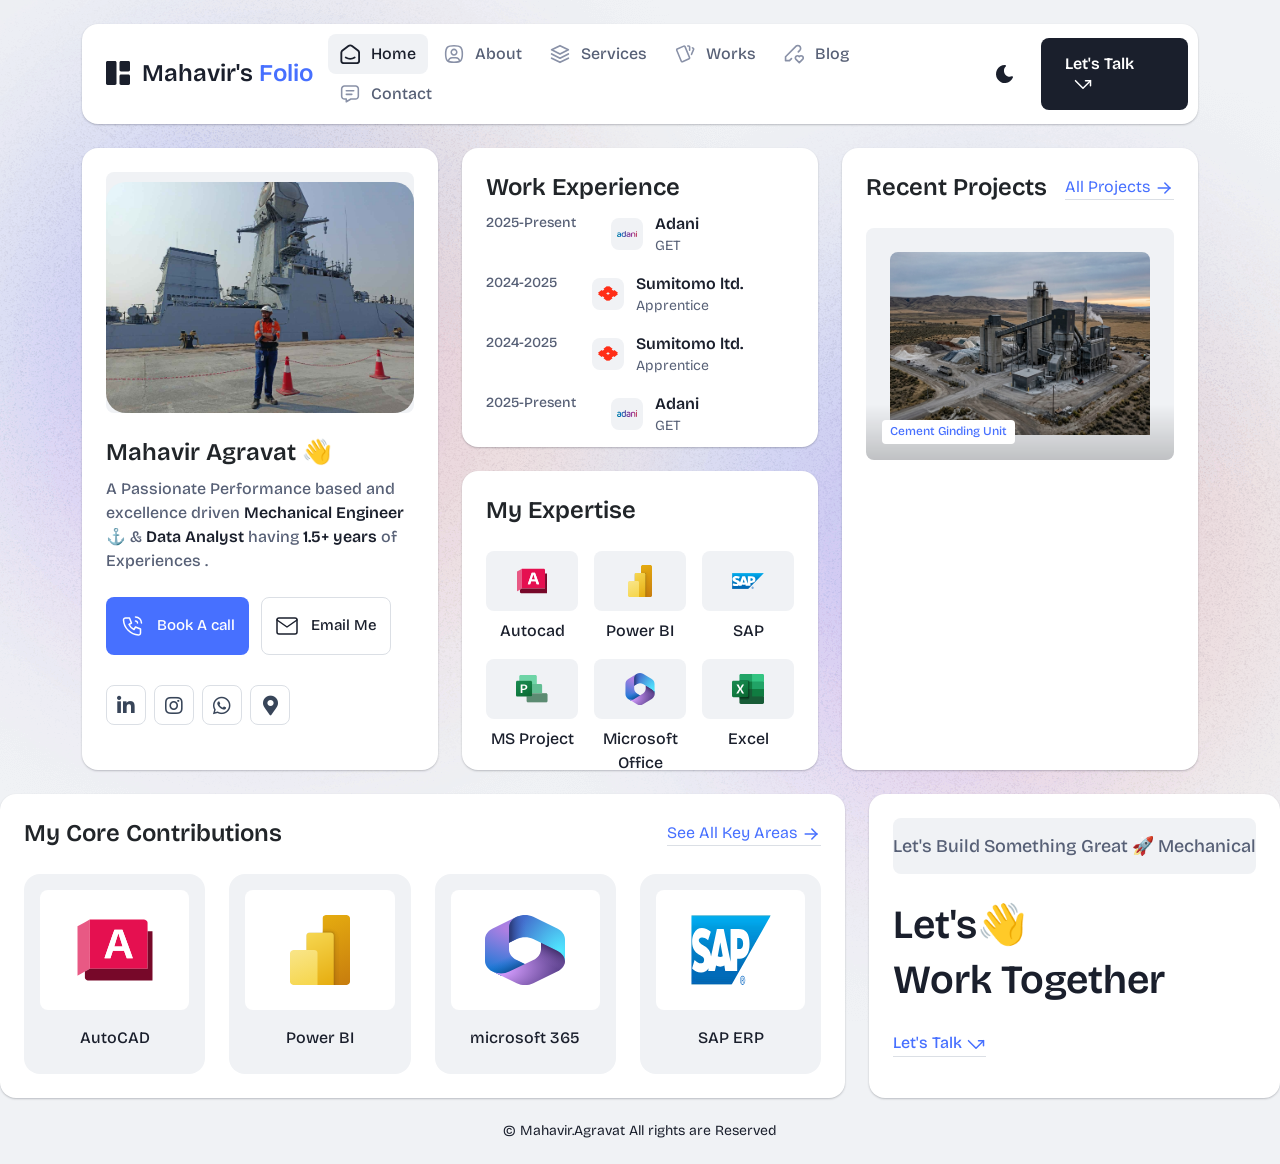
<file: index.html>
<!DOCTYPE html>
<html lang="en">

<head>
  <meta charset="UTF-8">
  <meta http-equiv="X-UA-Compatible" content="IE=edge">
  <title>Mahavir's -Personal Portfolio </title>
  <meta name="description" content="Mahavir's -Personal Portfolio">
  <meta name="viewport" content="width=device-width, initial-scale=1">

  <link rel="shortcut icon" type="image/x-icon" href="assets/img/favicon.svg">
  <!-- Place favicon.ico in the root directory -->

  <!-- CSS here -->
  <link rel="stylesheet" href="assets/css/bootstrap.min.css">
  <link rel="stylesheet" href="assets/fontawsome/css/all.min.css">
  <link rel="stylesheet" href="assets/fontawsome/css/fontawesome.min.css">
  <link rel="stylesheet" href="assets/css/slick.css">
  <link rel="stylesheet" href="assets/css/magnific-popup.css">
  <link rel="stylesheet" href="assets/css/style.css">
  <link rel="stylesheet" href="assets/css/responsive.css">
</head>

<body>

  <div id="page-content">
    <!-- header part start -->
    <header class="header-area">
      <nav class="navbar">
        <div class="container">
          <div class="menu-container">
            <div class="logo">
              <a class="navbar-brand me-0" href="index.html">
                <svg width="24" height="24" viewBox="0 0 24 24" fill="none" xmlns="http://www.w3.org/2000/svg">
                  <path
                    d="M0 1.5C0 1.10218 0.158035 0.720644 0.43934 0.43934C0.720644 0.158035 1.10218 0 1.5 0L9 0C9.39782 0 9.77936 0.158035 10.0607 0.43934C10.342 0.720644 10.5 1.10218 10.5 1.5V22.5C10.5 22.8978 10.342 23.2794 10.0607 23.5607C9.77936 23.842 9.39782 24 9 24H1.5C1.10218 24 0.720644 23.842 0.43934 23.5607C0.158035 23.2794 0 22.8978 0 22.5V1.5ZM13.5 1.5C13.5 1.10218 13.658 0.720644 13.9393 0.43934C14.2206 0.158035 14.6022 0 15 0L22.5 0C22.8978 0 23.2794 0.158035 23.5607 0.43934C23.842 0.720644 24 1.10218 24 1.5V9C24 9.39782 23.842 9.77936 23.5607 10.0607C23.2794 10.342 22.8978 10.5 22.5 10.5H15C14.6022 10.5 14.2206 10.342 13.9393 10.0607C13.658 9.77936 13.5 9.39782 13.5 9V1.5ZM13.5 15C13.5 14.6022 13.658 14.2206 13.9393 13.9393C14.2206 13.658 14.6022 13.5 15 13.5H22.5C22.8978 13.5 23.2794 13.658 23.5607 13.9393C23.842 14.2206 24 14.6022 24 15V22.5C24 22.8978 23.842 23.2794 23.5607 23.5607C23.2794 23.842 22.8978 24 22.5 24H15C14.6022 24 14.2206 23.842 13.9393 23.5607C13.658 23.2794 13.5 22.8978 13.5 22.5V15Z"
                    class="logo-icon" />
                </svg>
                <span>Mahavir's <span class="primary">Folio</span></span>
              </a>
            </div>
            <div class="navbar-main d-flex flex-grow-1">
              <div class="logo inner-logo d-block d-xl-none">
                <a class="navbar-brand me-0" href="index.html">
                  <svg width="24" height="24" viewBox="0 0 24 24" fill="none" xmlns="http://www.w3.org/2000/svg">
                    <path
                      d="M0 1.5C0 1.10218 0.158035 0.720644 0.43934 0.43934C0.720644 0.158035 1.10218 0 1.5 0L9 0C9.39782 0 9.77936 0.158035 10.0607 0.43934C10.342 0.720644 10.5 1.10218 10.5 1.5V22.5C10.5 22.8978 10.342 23.2794 10.0607 23.5607C9.77936 23.842 9.39782 24 9 24H1.5C1.10218 24 0.720644 23.842 0.43934 23.5607C0.158035 23.2794 0 22.8978 0 22.5V1.5ZM13.5 1.5C13.5 1.10218 13.658 0.720644 13.9393 0.43934C14.2206 0.158035 14.6022 0 15 0L22.5 0C22.8978 0 23.2794 0.158035 23.5607 0.43934C23.842 0.720644 24 1.10218 24 1.5V9C24 9.39782 23.842 9.77936 23.5607 10.0607C23.2794 10.342 22.8978 10.5 22.5 10.5H15C14.6022 10.5 14.2206 10.342 13.9393 10.0607C13.658 9.77936 13.5 9.39782 13.5 9V1.5ZM13.5 15C13.5 14.6022 13.658 14.2206 13.9393 13.9393C14.2206 13.658 14.6022 13.5 15 13.5H22.5C22.8978 13.5 23.2794 13.658 23.5607 13.9393C23.842 14.2206 24 14.6022 24 15V22.5C24 22.8978 23.842 23.2794 23.5607 23.5607C23.2794 23.842 22.8978 24 22.5 24H15C14.6022 24 14.2206 23.842 13.9393 23.5607C13.658 23.2794 13.5 22.8978 13.5 22.5V15Z"
                      class="logo-icon" />
                  </svg>
                  <span>Mahavir"s <span class="primary">Folio</span></span>
                </a>
              </div>
              <ul class="navbar-info mx-auto">
                <li class="nav-item">
                  <a class="nav-link active" aria-current="page" href="index.html">
                    <svg class="nav-icon" viewBox="0 0 15 15" fill="none" xmlns="http://www.w3.org/2000/svg">
                      <path
                        d="M13.475 4.92481L9.03083 1.46814C8.64082 1.16473 8.1608 1 7.66667 1C7.17254 1 6.69251 1.16473 6.3025 1.46814L1.8575 4.92481C1.59037 5.13254 1.37424 5.39858 1.22563 5.7026C1.07701 6.00662 0.99984 6.34058 1 6.67897V12.679C1 13.121 1.17559 13.5449 1.48816 13.8575C1.80072 14.17 2.22464 14.3456 2.66667 14.3456H12.6667C13.1087 14.3456 13.5326 14.17 13.8452 13.8575C14.1577 13.5449 14.3333 13.121 14.3333 12.679V6.67897C14.3333 5.99314 14.0167 5.34564 13.475 4.92481Z"
                        stroke-width="1.4" stroke-linecap="round" stroke-linejoin="round" />
                      <path d="M10.9753 10.1665C9.13359 11.2773 6.14859 11.2773 4.30859 10.1665" stroke-width="1.4"
                        stroke-linecap="round" stroke-linejoin="round" />
                    </svg>
                    <span>Home</span>
                  </a>
                </li>
                <li class="nav-item">
                  <a class="nav-link" href="about.html">
                    <svg class="nav-icon" viewBox="0 0 18 18" fill="none" xmlns="http://www.w3.org/2000/svg">
                      <path
                        d="M9 9.8335C9.66304 9.8335 10.2989 9.5701 10.7678 9.10126C11.2366 8.63242 11.5 7.99654 11.5 7.3335C11.5 6.67045 11.2366 6.03457 10.7678 5.56573C10.2989 5.09689 9.66304 4.8335 9 4.8335C8.33696 4.8335 7.70107 5.09689 7.23223 5.56573C6.76339 6.03457 6.5 6.67045 6.5 7.3335C6.5 7.99654 6.76339 8.63242 7.23223 9.10126C7.70107 9.5701 8.33696 9.8335 9 9.8335Z"
                        stroke-width="1.4" stroke-linecap="round" stroke-linejoin="round" />
                      <path
                        d="M9 1.5C15 1.5 16.5 3 16.5 9C16.5 15 15 16.5 9 16.5C3 16.5 1.5 15 1.5 9C1.5 3 3 1.5 9 1.5Z"
                        stroke-width="1.4" stroke-linecap="round" stroke-linejoin="round" />
                      <path
                        d="M4 15.7085V15.6668C4 14.7828 4.35119 13.9349 4.97631 13.3098C5.60143 12.6847 6.44928 12.3335 7.33333 12.3335H10.6667C11.5507 12.3335 12.3986 12.6847 13.0237 13.3098C13.6488 13.9349 14 14.7828 14 15.6668V15.7085"
                        stroke-width="1.4" stroke-linecap="round" stroke-linejoin="round" />
                    </svg>
                    About
                  </a>
                </li>
                <li class="nav-item">
                  <a class="nav-link" href="services.html">
                    <svg class="nav-icon" viewBox="0 0 16 16" fill="none" xmlns="http://www.w3.org/2000/svg">
                      <path d="M7.99967 1.3335L1.33301 4.66683L7.99967 8.00016L14.6663 4.66683L7.99967 1.3335Z"
                        stroke-width="1.4" stroke-linecap="round" stroke-linejoin="round" />
                      <path d="M1.33301 8L7.99967 11.3333L14.6663 8" stroke-width="1.4" stroke-linecap="round"
                        stroke-linejoin="round" />
                      <path d="M1.33301 11.3335L7.99967 14.6668L14.6663 11.3335" stroke-width="1.4"
                        stroke-linecap="round" stroke-linejoin="round" />
                    </svg>
                    Services
                  </a>
                </li>
                <li class="nav-item">
                  <a class="nav-link" href="portfolio.html">
                    <svg class="nav-icon" viewBox="0 0 18 17" fill="none" xmlns="http://www.w3.org/2000/svg">
                      <path
                        d="M2.00326 3.99733L7.95159 1.40649C8.04974 1.36442 8.15533 1.34243 8.26212 1.34181C8.3689 1.34119 8.47473 1.36196 8.57337 1.40289C8.67201 1.44382 8.76145 1.50408 8.83642 1.58013C8.9114 1.65617 8.97039 1.74646 9.00992 1.84566L13.1133 11.764C13.1985 11.9651 13.2014 12.1917 13.1213 12.3949C13.0412 12.5982 12.8845 12.7618 12.6849 12.8507L6.73742 15.4415C6.63922 15.4837 6.53356 15.5058 6.42668 15.5065C6.3198 15.5072 6.21387 15.4864 6.11514 15.4455C6.0164 15.4046 5.92688 15.3442 5.85184 15.2681C5.7768 15.192 5.71778 15.1016 5.67826 15.0023L1.57492 5.08316C1.48963 4.88204 1.48673 4.65546 1.56684 4.45222C1.64696 4.24898 1.80367 4.08616 2.00326 3.99733Z"
                        stroke-width="1.4" stroke-linecap="round" stroke-linejoin="round" />
                      <path
                        d="M11.5 1.3335H12.3333C12.5543 1.3335 12.7663 1.42129 12.9226 1.57757C13.0789 1.73385 13.1667 1.94582 13.1667 2.16683V5.0835"
                        stroke-width="1.4" stroke-linecap="round" stroke-linejoin="round" />
                      <path
                        d="M15.6663 3C15.8863 3.09333 16.0997 3.18083 16.3063 3.2625C16.5098 3.34882 16.6706 3.51241 16.7534 3.71729C16.8362 3.92217 16.8343 4.15155 16.748 4.355L14.833 8.83334"
                        stroke-width="1.4" stroke-linecap="round" stroke-linejoin="round" />
                    </svg>
                    Works
                  </a>
                </li>
                <li class="nav-item">
                  <a class="nav-link" href="blog.html">
                    <svg class="nav-icon" viewBox="0 0 17 16" fill="none" xmlns="http://www.w3.org/2000/svg">
                      <path
                        d="M12.1663 6.16676L13.4163 4.91676C13.6352 4.69789 13.8088 4.43805 13.9273 4.15208C14.0457 3.86612 14.1067 3.55962 14.1067 3.25009C14.1067 2.94056 14.0457 2.63406 13.9273 2.3481C13.8088 2.06213 13.6352 1.80229 13.4163 1.58342C13.1975 1.36455 12.9376 1.19094 12.6517 1.07248C12.3657 0.954033 12.0592 0.893066 11.7497 0.893066C11.4401 0.893066 11.1336 0.954033 10.8477 1.07248C10.5617 1.19094 10.3019 1.36455 10.083 1.58342L1.33301 10.3334V13.6668H4.66634L6.33301 12.0001"
                        stroke-width="1.4" stroke-linecap="round" stroke-linejoin="round" />
                      <path
                        d="M13.0004 15.3335L15.7921 12.5968C15.9633 12.4307 16.0995 12.232 16.1926 12.0124C16.2857 11.7927 16.3339 11.5567 16.3343 11.3181C16.3347 11.0796 16.2873 10.8434 16.1948 10.6235C16.1024 10.4035 15.9669 10.2044 15.7963 10.0377C15.448 9.69712 14.9806 9.50602 14.4935 9.50509C14.0065 9.50415 13.5383 9.69346 13.1888 10.0327L13.0021 10.216L12.8163 10.0327C12.4681 9.69237 12.0008 9.50143 11.5139 9.50049C11.0271 9.49956 10.5591 9.68871 10.2096 10.0277C10.0383 10.1937 9.9021 10.3924 9.80891 10.612C9.71572 10.8316 9.66746 11.0677 9.667 11.3062C9.66653 11.5447 9.71386 11.781 9.80619 12.0009C9.89853 12.2209 10.034 12.4201 10.2046 12.5868L13.0004 15.3335Z"
                        stroke-width="1.4" stroke-linecap="round" stroke-linejoin="round" />
                    </svg>
                    Blog
                  </a>
                </li>
                <li class="nav-item">
                  <a class="nav-link" href="contact.html">
                    <svg class="nav-icon" viewBox="0 0 18 17" fill="none" xmlns="http://www.w3.org/2000/svg">
                      <path d="M5.66699 5.5H12.3337" stroke-width="1.4" stroke-linecap="round"
                        stroke-linejoin="round" />
                      <path d="M5.66699 8.8335H10.667" stroke-width="1.4" stroke-linecap="round"
                        stroke-linejoin="round" />
                      <path
                        d="M14 1.3335C14.663 1.3335 15.2989 1.59689 15.7678 2.06573C16.2366 2.53457 16.5 3.17045 16.5 3.8335V10.5002C16.5 11.1632 16.2366 11.7991 15.7678 12.2679C15.2989 12.7368 14.663 13.0002 14 13.0002H9.83333L5.66667 15.5002V13.0002H4C3.33696 13.0002 2.70107 12.7368 2.23223 12.2679C1.76339 11.7991 1.5 11.1632 1.5 10.5002V3.8335C1.5 3.17045 1.76339 2.53457 2.23223 2.06573C2.70107 1.59689 3.33696 1.3335 4 1.3335H14Z"
                        stroke-width="1.4" stroke-linecap="round" stroke-linejoin="round" />
                    </svg>
                    Contact
                  </a>
                </li>
              </ul>
              <div class="header-right-info d-flex align-items-center">
                <button class="theme-control-btn">
                  <span class="dark">
                    <svg width="24" height="24" viewBox="0 0 24 24" fill="none" xmlns="http://www.w3.org/2000/svg">
                      <path
                        d="M11.8005 3C10.207 3.0003 8.64356 3.44286 7.27683 4.28049C5.91011 5.11811 4.79139 6.31937 4.04002 7.75612C3.28865 9.19288 2.93281 10.8112 3.01046 12.4386C3.08811 14.0659 3.59633 15.6411 4.48091 16.9963C5.3655 18.3514 6.59326 19.4356 8.03324 20.1333C9.47322 20.8309 11.0714 21.1157 12.6573 20.9574C14.2432 20.7991 15.7573 20.2036 17.0381 19.2344C18.319 18.2652 19.3185 16.9587 19.9301 15.4542C20.2302 14.7162 19.5111 13.9746 18.7875 14.2752C17.5475 14.7888 16.1706 14.8418 14.8963 14.425C13.622 14.0082 12.5308 13.1479 11.8126 11.9937C11.0943 10.8396 10.7943 9.4645 10.9648 8.10764C11.1353 6.75077 11.7655 5.49792 12.7458 4.5669L12.8136 4.4949C13.2986 3.9279 12.913 3.0072 12.1464 3.0072H11.9122L11.8524 3.0018L11.7996 3H11.8005Z"
                        fill="#1A1F2C" />
                    </svg>
                    <small class="theme-text d-block d-xl-none">Change appearance</small>
                  </span>
                  <span class="light">
                    <svg width="24" height="24" viewBox="0 0 24 24" fill="none" xmlns="http://www.w3.org/2000/svg">
                      <path
                        d="M12 19C12.2449 19 12.4813 19.09 12.6644 19.2527C12.8474 19.4155 12.9643 19.6397 12.993 19.883L13 20V21C12.9997 21.2549 12.9021 21.5 12.7272 21.6854C12.5522 21.8707 12.313 21.9822 12.0586 21.9972C11.8042 22.0121 11.5536 21.9293 11.3582 21.7657C11.1627 21.6021 11.0371 21.3701 11.007 21.117L11 21V20C11 19.7348 11.1054 19.4804 11.2929 19.2929C11.4804 19.1054 11.7348 19 12 19Z"
                        fill="#FD7E41" />
                      <path
                        d="M18.3127 16.9099L18.4067 16.9929L19.1067 17.6929C19.2861 17.8729 19.3902 18.1144 19.398 18.3683C19.4057 18.6223 19.3165 18.8697 19.1485 19.0602C18.9804 19.2508 18.7462 19.3702 18.4933 19.3943C18.2403 19.4184 17.9877 19.3454 17.7867 19.1899L17.6927 19.1069L16.9927 18.4069C16.8202 18.2347 16.7165 18.0053 16.7012 17.7619C16.6859 17.5186 16.76 17.278 16.9097 17.0855C17.0593 16.893 17.2741 16.7618 17.5137 16.7166C17.7533 16.6713 18.0012 16.7152 18.2107 16.8399L18.3127 16.9099Z"
                        fill="#FD7E41" />
                      <path
                        d="M7.00747 16.993C7.17965 17.1652 7.28308 17.3943 7.29836 17.6373C7.31364 17.8803 7.23972 18.1206 7.09047 18.313L7.00747 18.407L6.30747 19.107C6.12751 19.2863 5.88604 19.3905 5.63209 19.3982C5.37814 19.406 5.13076 19.3168 4.94019 19.1487C4.74963 18.9807 4.63017 18.7464 4.60607 18.4935C4.58198 18.2406 4.65506 17.988 4.81047 17.787L4.89347 17.693L5.59347 16.993C5.781 16.8055 6.03531 16.7002 6.30047 16.7002C6.56563 16.7002 6.81994 16.8055 7.00747 16.993Z"
                        fill="#FD7E41" />
                      <path
                        d="M3.99987 11C4.25475 11.0003 4.4999 11.0979 4.68524 11.2728C4.87057 11.4478 4.9821 11.687 4.99704 11.9414C5.01198 12.1958 4.92919 12.4464 4.7656 12.6418C4.60201 12.8373 4.36996 12.9629 4.11687 12.993L3.99987 13H2.99987C2.74499 12.9997 2.49984 12.9021 2.3145 12.7272C2.12916 12.5522 2.01763 12.313 2.0027 12.0586C1.98776 11.8042 2.07054 11.5536 2.23413 11.3582C2.39772 11.1627 2.62977 11.0371 2.88287 11.007L2.99987 11H3.99987Z"
                        fill="#FD7E41" />
                      <path
                        d="M20.9999 11C21.2547 11.0003 21.4999 11.0979 21.6852 11.2728C21.8706 11.4478 21.9821 11.687 21.997 11.9414C22.012 12.1958 21.9292 12.4464 21.7656 12.6418C21.602 12.8373 21.37 12.9629 21.1169 12.993L20.9999 13H19.9999C19.745 12.9997 19.4998 12.9021 19.3145 12.7272C19.1292 12.5522 19.0176 12.313 19.0027 12.0586C18.9878 11.8042 19.0705 11.5536 19.2341 11.3582C19.3977 11.1627 19.6298 11.0371 19.8829 11.007L19.9999 11H20.9999Z"
                        fill="#FD7E41" />
                      <path
                        d="M6.21264 4.80985L6.30664 4.89285L7.00664 5.59285C7.18599 5.77281 7.29011 6.01429 7.29787 6.26824C7.30562 6.52219 7.21642 6.76957 7.04839 6.96013C6.88036 7.1507 6.64609 7.27016 6.39316 7.29425C6.14024 7.31834 5.88763 7.24526 5.68664 7.08985L5.59264 7.00685L4.89264 6.30685C4.72073 6.13453 4.61757 5.90543 4.6025 5.66248C4.58744 5.41954 4.6615 5.17945 4.8108 4.98721C4.9601 4.79497 5.1744 4.66378 5.41351 4.61824C5.65262 4.57271 5.90013 4.61594 6.10964 4.73985L6.21264 4.80985Z"
                        fill="#FD7E41" />
                      <path
                        d="M19.1071 4.89288C19.2793 5.06508 19.3827 5.29418 19.398 5.5372C19.4132 5.78023 19.3393 6.02048 19.1901 6.21288L19.1071 6.30688L18.4071 7.00688C18.2271 7.18623 17.9856 7.29036 17.7317 7.29811C17.4777 7.30587 17.2304 7.21667 17.0398 7.04864C16.8492 6.8806 16.7298 6.64633 16.7057 6.39341C16.6816 6.14049 16.7547 5.88788 16.9101 5.68688L16.9931 5.59288L17.6931 4.89288C17.8806 4.70541 18.1349 4.6001 18.4001 4.6001C18.6652 4.6001 18.9196 4.70541 19.1071 4.89288Z"
                        fill="#FD7E41" />
                      <path
                        d="M12 2C12.2449 2.00003 12.4813 2.08996 12.6644 2.25272C12.8474 2.41547 12.9643 2.63975 12.993 2.883L13 3V4C12.9997 4.25488 12.9021 4.50003 12.7272 4.68537C12.5522 4.8707 12.313 4.98223 12.0586 4.99717C11.8042 5.01211 11.5536 4.92933 11.3582 4.76573C11.1627 4.60214 11.0371 4.3701 11.007 4.117L11 4V3C11 2.73478 11.1054 2.48043 11.2929 2.29289C11.4804 2.10536 11.7348 2 12 2Z"
                        fill="#FD7E41" />
                      <path
                        d="M12 7C12.9797 6.99994 13.9378 7.28769 14.7553 7.8275C15.5729 8.36731 16.2138 9.1354 16.5986 10.0364C16.9833 10.9373 17.0949 11.9315 16.9195 12.8953C16.7441 13.8592 16.2893 14.7502 15.6118 15.4579C14.9343 16.1655 14.0638 16.6585 13.1085 16.8756C12.1532 17.0928 11.1552 17.0245 10.2383 16.6793C9.3215 16.334 8.52629 15.7271 7.95146 14.9338C7.37663 14.1405 7.04752 13.1958 7.005 12.217L7 12L7.005 11.783C7.06092 10.4958 7.61161 9.27978 8.54222 8.38866C9.47284 7.49754 10.7115 7.00007 12 7Z"
                        fill="#FD7E41" />
                    </svg>
                    <small class="theme-text d-block d-xl-none">Change appearance</small>
                  </span>
                </button>
                <a href="contact.html" class="lets-talk-btn">
                  Let's Talk
                  <svg class="icon" width="20" height="20" viewBox="0 0 20 20" fill="none"
                    xmlns="http://www.w3.org/2000/svg">
                    <path d="M17.5 11.6665V6.6665H12.5" stroke="white" stroke-width="1.5" stroke-linecap="round"
                      stroke-linejoin="round" />
                    <path d="M17.5 6.6665L10 14.1665L2.5 6.6665" stroke="white" stroke-width="1.5"
                      stroke-linecap="round" stroke-linejoin="round" />
                  </svg>
                </a>
              </div>
            </div>
            <div class="mobile-menu-overlay d-block d-lg-none"></div>
            <div class="mobile-menu-control-bar d-block d-xl-none">
              <button class="mobile-menu-control-bar">
                <i class="fas fa-bars"></i>
              </button>
            </div>
          </div>
        </div>
      </nav>
    </header>
    <!-- header part end -->

    <!-- main area part start -->
    <main>
      <section class="home-area">
        <div class="container">
          <div class="row g-4">
            <div class="col-xl-4">
              <div class="card profile-card">
                <div class="card-body">
                  <div class="image text-center">
                    <img src="assets/img/images/IMG20251205123824 (1).jpg" alt="Mahavir" style="width:100%; height: 100%; object-fit: cover; border-radius: 20px; display: block;">
                  </div>
                  <div class="text">
                    <h3 class="card-title">Mahavir Agravat 👋</h3>
                    <p>A Passionate Performance based and excellence driven <span>Mechanical Engineer</span> ⚓ & <span>Data Analyst</span> having
                      <span>1.5+
                        years</span> of Experiences .</p>
                    <div class="common-button-groups">
                      <a class="btn btn-call" href="tel: +919313788428">
                        <svg class="icon" width="25" height="24" viewBox="0 0 25 24" fill="none"
                          xmlns="http://www.w3.org/2000/svg">
                          <path
                            d="M5.5 4H9.5L11.5 9L9 10.5C10.071 12.6715 11.8285 14.429 14 15.5L15.5 13L20.5 15V19C20.5 19.5304 20.2893 20.0391 19.9142 20.4142C19.5391 20.7893 19.0304 21 18.5 21C14.5993 20.763 10.9202 19.1065 8.15683 16.3432C5.3935 13.5798 3.73705 9.90074 3.5 6C3.5 5.46957 3.71071 4.96086 4.08579 4.58579C4.46086 4.21071 4.96957 4 5.5 4Z"
                            stroke="white" stroke-width="1.5" stroke-linecap="round" stroke-linejoin="round" />
                          <path
                            d="M15.5 7C16.0304 7 16.5391 7.21071 16.9142 7.58579C17.2893 7.96086 17.5 8.46957 17.5 9"
                            stroke="white" stroke-width="1.5" stroke-linecap="round" stroke-linejoin="round" />
                          <path d="M15.5 3C17.0913 3 18.6174 3.63214 19.7426 4.75736C20.8679 5.88258 21.5 7.4087 21.5 9"
                            stroke="white" stroke-width="1.5" stroke-linecap="round" stroke-linejoin="round" />
                        </svg>
                        Book A call
                      </a>
                      <a class="btn btn-copy" href="mailto:mahaviragravat12@gmail.com">
    <svg class="icon" width="24" height="24" viewBox="0 0 24 24" fill="none" xmlns="http://www.w3.org/2000/svg">
        <path d="M4 4H20C21.1 4 22 4.9 22 6V18C22 19.1 21.1 20 20 20H4C2.9 20 2 19.1 2 18V6C2 4.9 2.9 4 4 4Z" stroke="currentColor" stroke-width="1.5" stroke-linecap="round" stroke-linejoin="round"/>
        <path d="M22 6L12 13L2 6" stroke="currentColor" stroke-width="1.5" stroke-linecap="round" stroke-linejoin="round"/>
    </svg>
    Email Me
</a>
</svg>
                      </button>
                    </div>
                    <div class="social-media-icon">
                      <ul class="list-unstyled">
                        <li><a href="https://www.linkedin.com/in/mahaviragravat"><i class="fab fa-linkedin-in"></i></a></li>
                        <li><a href="https://www.instagram.com/mahavir.agravat?igsh=ZmpmZWFnaDZkaWN2"><i class="fab fa-instagram"></i></a></li>
                        <li><a href="https://wa.me/919313788428"><i class="fab fa-whatsapp"></i></a></li>
                        <li><a href="https://maps.app.goo.gl/gQ7U1d5hHeA6MWMX7" target="_blank"><i class="fas fa-map-marker-alt"></i></a></li>
                      </ul>
                    </div>
                  </div>
                </div>
              </div>
            </div>
            <div class="col-xl-4">
              <div class="row g-4">
                <div class="col-lg-12">
                  <div class="card">
                    <div class="card-body work-experiance-card">
                      <h3 class="card-title">Work Experience</h3>
                      <div class="work-experiance-main">
                        <ul class="work-experiance-slider list-unstyled">
                          <li>
                            <div class="date">
                              <p>2025-Present</p>
                            </div>
                            <div class="info">
                              <div class="icon">
                                <img src="assets/img/icons/adani.svg" alt="adani">
                              </div>
                              <div class="text">
                                <h4 class="title">Adani</h4>
                                <h6 class="subtitle">GET</h6>
                              </div>
                            </div>
                          </li>
                          <li>
                            <div class="date">
                              <p>2024-2025</p>
                            </div>
                            <div class="info">
                              <div class="icon">
                                <img src="assets/img/icons/sumichem.svg" alt="sumitomo ltd">
                              </div>
                              <div class="text">
                                <h4 class="title">Sumitomo ltd.
                                </h4>
                                <h6 class="subtitle">Apprentice

                                </h6>
                              </div>
                            </div>
                          </li>
                          <li>
                            <div class="date">
                              <p>2024-2025</p>
                            </div>
                            <div class="info">
                              <div class="icon">
                                <img src="assets/img/icons/sumichem.svg" alt="sumitomo ltd">
                              </div>
                              <div class="text">
                                <h4 class="title">Sumitomo ltd.
                                </h4>
                                <h6 class="subtitle">Apprentice
                                </h6>
                              </div>
                            </div>
                          </li>
                          <li>
                            <div class="date">
                              <p>2025-Present</p>
                            </div>
                            <div class="info">
                              <div class="icon">
                                <img src="assets/img/icons/adani.svg" alt="adani">
                              </div>
                              <div class="text">
                                <h4 class="title">Adani</h4>
                                <h6 class="subtitle">GET</h6>
                              </div>
                            </div>
                          </li>
                        </ul>
                        <ul class="work-experiance-slider list-unstyled">
                          <li>
                            <div class="date">
                              <p>2025-Present</p>
                            </div>
                            <div class="info">
                              <div class="icon">
                                <img src="assets/img/icons/adani.svg" alt="adani">
                              </div>
                              <div class="text">
                                <h4 class="title">Adani</h4>
                                <h6 class="subtitle">GET</h6>
                              </div>
                            </div>
                          </li>
                          <li>
                            <div class="date">
                              <p>2024-2025</p>
                            </div>
                            <div class="info">
                              <div class="icon">
                                <img src="assets/img/icons/sumichem.svg" alt="sumitomo ltd">
                              </div>
                              <div class="text">
                                <h4 class="title">Sumitomo ltd.
                                </h4>
                                <h6 class="subtitle">Apprentice

                                </h6>
                              </div>
                            </div>
                          </li>
                          <li>
                            <div class="date">
                              <p>2024-2025</p>
                            </div>
                            <div class="info">
                              <div class="icon">
                                <img src="assets/img/icons/sumichem.svg" alt="sumitomo ltd">
                              </div>
                              <div class="text">
                                <h4 class="title">Sumitomo ltd.
                                </h4>
                                <h6 class="subtitle">Apprentice
                                </h6>
                              </div>
                            </div>
                          </li>
                          <li>
                            <div class="date">
                              <p>2025-Present</p>
                            </div>
                            <div class="info">
                              <div class="icon">
                                <img src="assets/img/icons/adani.svg" alt="adani">
                              </div>
                              <div class="text">
                                <h4 class="title">Adani</h4>
                                <h6 class="subtitle">GET</h6>
                              </div>
                            </div>
                          </li>
                        </ul>
                      </div>
                    </div>
                  </div>
                </div>
                <div class="col-lg-12">
                  <div class="card expertise-card">
                    <div class="card-body">
                      <h3 class="card-title">My Expertise
                      </h3>
                      <div class="expertise-main mt-24">
                        <div class="row g-3">
                          <div class="col-xl-4 col-md-4 col-sm-6 col-6">
                            <div class="expertise-item">
                              <div class="image text-center">
                                <img src="assets/img/icons/autocad-icon (1) (1).svg" alt="autocad">
                              </div>
                              <div class="text">
                                <h4 class="title">Autocad</h4>
                              </div>
                            </div>
                          </div>
                          <div class="col-xl-4 col-md-4 col-sm-6 col-6">
                            <div class="expertise-item">
                              <div class="image text-center">
                                <img src="assets/img/icons/power-bi-icon.svg" alt="power ni">
                              </div>
                              <div class="text">
                                <h4 class="title">Power BI</h4>
                              </div>
                            </div>
                          </div>
                          <div class="col-xl-4 col-md-4 col-sm-6 col-6">
                            <div class="expertise-item">
                              <div class="image text-center">
                                <img src="assets/img/icons/sap-icon.svg" alt="SAP">
                              </div>
                              <div class="text">
                                <h4 class="title">SAP</h4>
                              </div>
                            </div>
                          </div>
                          <div class="col-xl-4 col-md-4 col-sm-6 col-6">
                            <div class="expertise-item">
                              <div class="image text-center">
                                <img src="assets/img/icons/MS Project.svg" alt="ms project">
                              </div>
                              <div class="text">
                                <h4 class="title">MS Project</h4>
                              </div>
                            </div>
                          </div>
                          <div class="col-xl-4 col-md-4 col-sm-6 col-6">
                            <div class="expertise-item">
                              <div class="image text-center">
                                <img src="assets/img/icons/Microsoft_365_(2022).svg" alt="microsoft office">
                              </div>
                              <div class="text">
                                <h4 class="title">Microsoft Office</h4>
                              </div>
                            </div>
                          </div>
                          <div class="col-xl-4 col-md-4 col-sm-6 col-6">
                            <div class="expertise-item">
                              <div class="image text-center">
                                <img src="assets/img/icons/microsoft-excel-icon.svg" alt="Excel">
                              </div>
                              <div class="text">
                                <h4 class="title">Excel</h4>
                              </div>
                            </div>
                          </div>
                        </div>
                      </div>
                    </div>
                  </div>
                </div>
              </div>
            </div>
            <div class="col-xl-4">
              <div class="card card-projects">
                <div class="card-body">

                  <h3 class="card-title">Recent Projects <a class="link-btn" href="portfolio.html">All Projects
                      <svg class="icon" width="20" height="20" viewBox="0 0 20 20" fill="none"
                        xmlns="http://www.w3.org/2000/svg">
                        <path d="M4.16699 10H15.8337" stroke="#4770FF" stroke-width="1.5" stroke-linecap="round"
                          stroke-linejoin="round" />
                        <path d="M10.833 15L15.833 10" stroke="#4770FF" stroke-width="1.5" stroke-linecap="round"
                          stroke-linejoin="round" />
                        <path d="M10.833 5L15.833 10" stroke="#4770FF" stroke-width="1.5" stroke-linecap="round"
                          stroke-linejoin="round" />
                      </svg>

                    </a></h3>
                  <div class="projects-main mt-24">
                    <div class="row g-4 parent-container">
                      <div class="col-lg-12">
                        <div class="project-item">
                          <div class="image">
                            <img src="assets/img/projects/image_96e4e2c0.jpg" alt="project-1" class="img-fluid w-100">
                            <a href="assets/img/projects/project-1.png"
                              <!-- ="gallery-popup full-image-preview parent-container"> 
                              <svg class="icon" xmlns="http://www.w3.org/2000/svg" viewBox="0 0 20 20" fill="none"
                                stroke="currentColor" stroke-linecap="round" stroke-linejoin="round" stroke-width="1.5">
                                <path d="M10 4.167v11.666M4.167 10h11.666"></path>
                              </svg>
                            </a>
                            <div class="info">
                              <span class="category">Cement Ginding Unit</span>
                            </div>
                          </div>
                        </div>
                      </div>
                      <div class="col-lg-12">
                        <!-- <div class="project-item">
                          <div class="image"> -->
                            <!-- <img src="assets/img/projects/project-2.png" alt="project-2" class="img-fluid w-100">
                            <a href="assets/img/projects/project-2.png"
                              class="gallery-popup full-image-preview parent-container">
                              <svg class="icon" xmlns="http://www.w3.org/2000/svg" viewBox="0 0 20 20" fill="none"
                                stroke="currentColor" stroke-linecap="round" stroke-linejoin="round" stroke-width="1.5">
                                <path d="M10 4.167v11.666M4.167 10h11.666"></path>
                              </svg>
                            </a>
                            <div class="info">
                              <span class="category">Product Design</span>
                            </div> -->
                          </div>
                        </div>
                      </div>
                    </div>
                  </div>
                </div>
              </div>
            </div>
          </div>
          <div class="services-area mt-24">
            <div class="row g-4">
              <div class="col-xl-8">
                <div class="card services-card">
                  <div class="card-body">
                    <h3 class="card-title">My Core Contributions
                      <a class="link-btn" href="services.html"> See All Key Areas
                        <svg class="icon" width="20" height="20" viewBox="0 0 20 20" fill="none"
                          xmlns="http://www.w3.org/2000/svg">
                          <path d="M4.16699 10H15.8337" stroke="#4770FF" stroke-width="1.5" stroke-linecap="round"
                            stroke-linejoin="round" />
                          <path d="M10.833 15L15.833 10" stroke="#4770FF" stroke-width="1.5" stroke-linecap="round"
                            stroke-linejoin="round" />
                          <path d="M10.833 5L15.833 10" stroke="#4770FF" stroke-width="1.5" stroke-linecap="round"
                            stroke-linejoin="round" />
                        </svg>

                      </a></h3>
                    <div class="services-main mt-24">
                      <div class="row g-4">
                        <div class="col-md-3 col-sm-6 col-6">
                          <div class="services-item text-center">
                            <div class="image">
                              <img src="assets/img/icons/autocad-icon (1) (1).svg" alt="Autocad">
                            </div>
                            <div class="text">
                              <h3 class="title">AutoCAD</h3>
                            </div>
                          </div>
                        </div>
                        <div class="col-md-3 col-sm-6 col-6">
                          <div class="services-item text-center">
                            <div class="image">
                              <img src="assets/img/icons/power-bi-icon (1).svg" alt="power bi">
                            </div>
                            <div class="text">
                              <h3 class="title">Power BI</h3>
                            </div>
                          </div>
                        </div>
                        <div class="col-md-3 col-sm-6 col-6">
                          <div class="services-item text-center">
                            <div class="image">
                              <img src="assets/img/icons/Microsoft_365_(2022) (1).svg" alt="microsoft 365">
                            </div>
                            <div class="text">
                              <h3 class="title"> microsoft 365</h3>
                            </div>
                          </div>
                        </div>
                        <div class="col-md-3 col-sm-6 col-6">
                          <div class="services-item text-center">
                            <div class="image">
                              <img src="assets/img/icons/sap-icon (1).svg" alt="SAP">
                            </div>
                            <div class="text">
                              <h3 class="title">SAP ERP</h3>
                            </div>
                          </div>
                        </div>
                      </div>
                    </div>
                  </div>
                </div>
              </div>
              <div class="col-xl-4">
                <div class="card lets-talk-together-card">
                  <div class="card-body">
                    <div class="scrolling-info">
                      <div class="slider-item">
                        <p>
                          Let's Build Something Great 🚀 Mechanical Engineer 🚀 Let's Build Something Great 🚀 Data Analyst 🚀 Project Engineer 🚀
                        </p>
                      </div>
                    </div>
                    <h3 class="card-title">Let's👋
                      <span class="d-block">Work Together</span>
                    </h3>
                    <a class="link-btn" href="contact.html"> Let's Talk
                      <svg class="icon" width="20" height="20" viewBox="0 0 20 20" fill="none"
                        xmlns="http://www.w3.org/2000/svg">
                        <path d="M17.5 11.6665V6.6665H12.5" stroke-width="1.5" stroke-linecap="round"
                          stroke-linejoin="round" />
                        <path d="M17.5 6.6665L10 14.1665L2.5 6.6665" stroke-width="1.5" stroke-linecap="round"
                          stroke-linejoin="round" />
                      </svg>
                    </a>
                  </div>
                </div>
              </div>
            </div>
          </div>
        </div>
      </section>
      <!-- background shape area start -->
      <div class="background-shapes">
        <div class="shape-1 common-shape">
          <img src="assets/img/bg/banner-shape-1.png" alt="banner-shape-1">
        </div>
        <div class="shape-2 common-shape">
          <img src="assets/img/bg/banner-shape-1.png" alt="banner-shape-1">
        </div>
        <div class="threed-shape-1 move-with-cursor" data-value="1">
          <img src="assets/img/bg/object-3d-1.png" alt="object-3d-1">
        </div>
        <div class="threed-shape-2 move-with-cursor" data-value="1">
          <img src="assets/img/bg/object-3d-2.png" alt="object-3d-2">
        </div>
      </div>
      <!-- background shape area end -->
    </main>
    <!-- main area part end -->

    <!-- footer part start -->
    <footer class="footer-area">
      <div class="container">
        <div class="text text-center">
          <p>&copy  Mahavir.Agravat All rights are Reserved</p>
        </div>
      </div>
    </footer>
    <!-- footer part end -->
  </div>

  <!-- JS here -->
  <script src="assets/js/vendor/jquery-3.6.0.min.js"></script>
  <script src="assets/js/bootstrap.bundle.min.js"></script>
  <script src="assets/js/jquery.magnific-popup.min.js"></script>
  <script src="assets/js/ajax-form.js"></script>
  <script src="assets/js/clipboard.min.js"></script>
  <script src="assets/js/slick.min.js"></script>
  <script src="assets/js/script.js"></script>
</body>

</html>
</file>
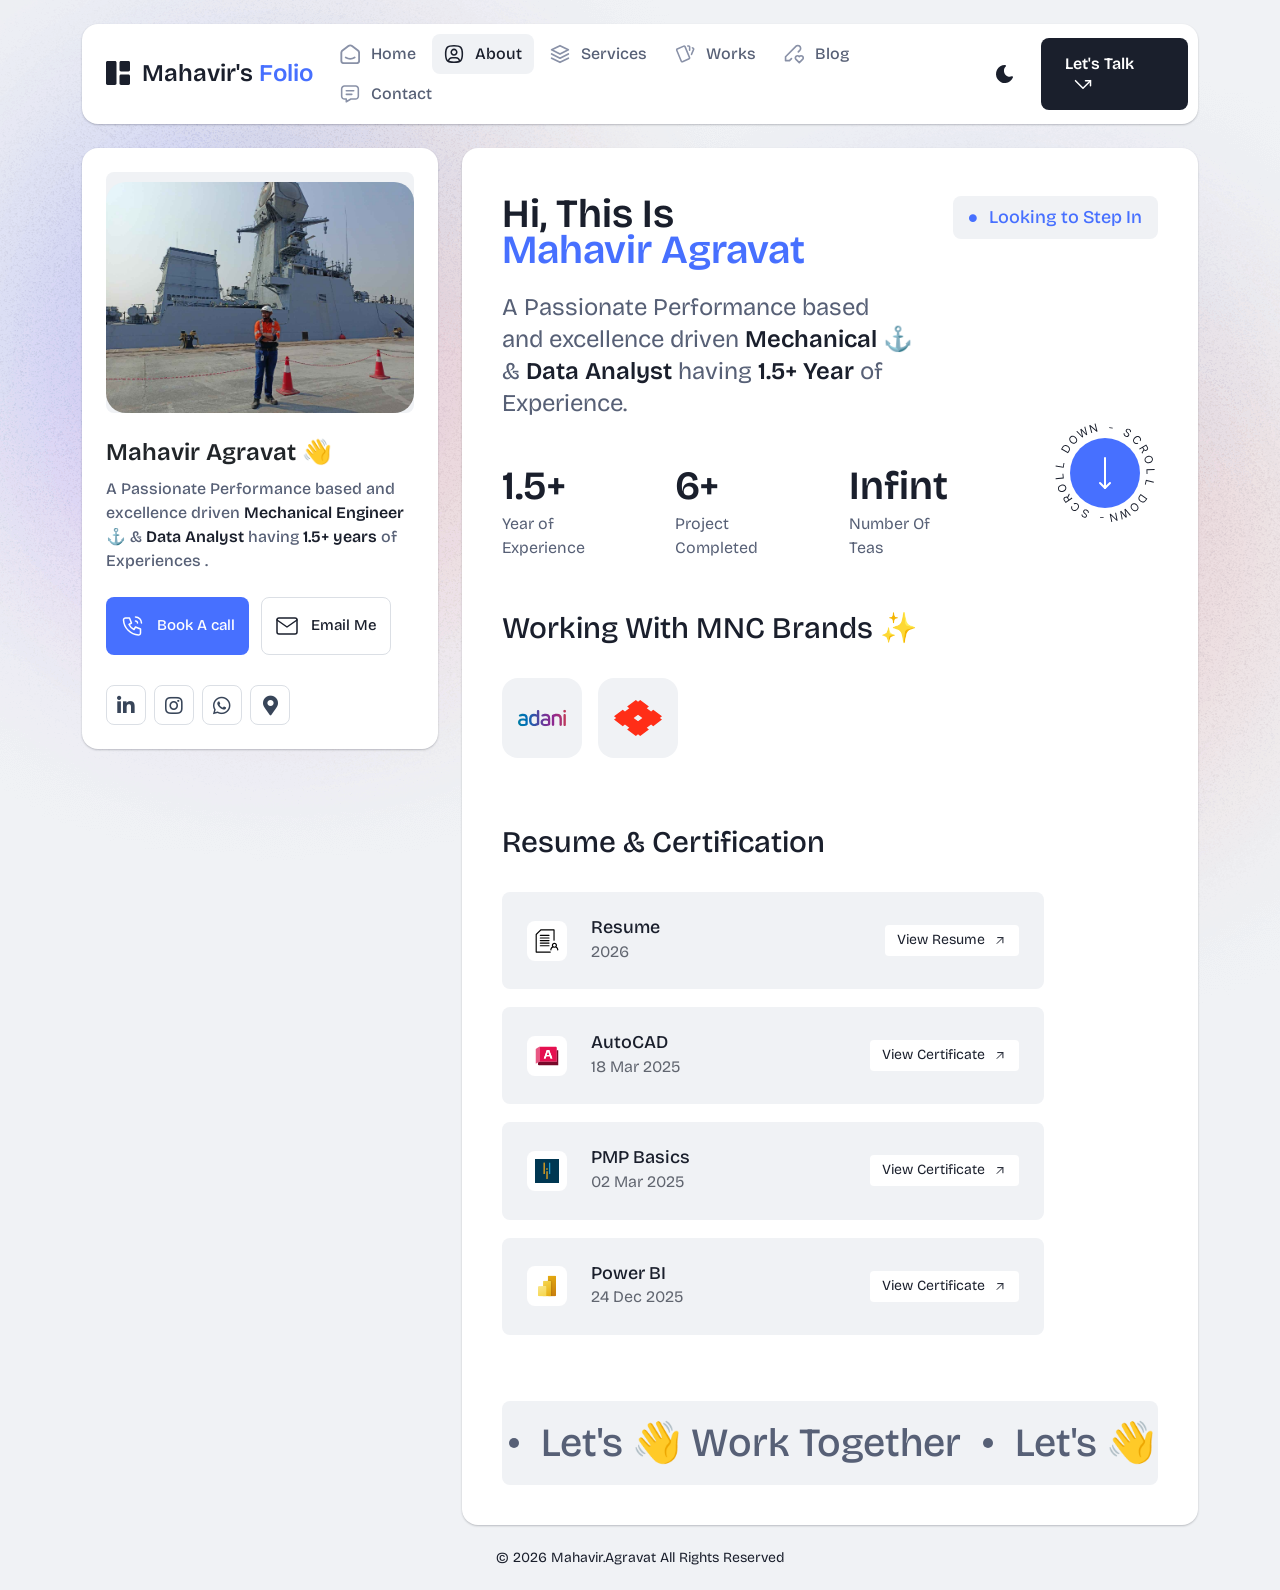
<file: about.html>
<!DOCTYPE html>
<html lang="en">

<head>
  <meta charset="UTF-8">
  <meta http-equiv="X-UA-Compatible" content="IE=edge">
  <title>Mahavir's -Personal Portfolio </title>
  <meta name="description" content="Mahavir's -Personal Portfolio">
  <meta name="viewport" content="width=device-width, initial-scale=1">

  <link rel="shortcut icon" type="image/x-icon" href="assets/img/favicon.svg">
  <!-- Place favicon.ico in the root directory -->

  <!-- CSS here -->
  <link rel="stylesheet" href="assets/css/bootstrap.min.css">
  <link rel="stylesheet" href="assets/fontawsome/css/all.min.css">
  <link rel="stylesheet" href="assets/fontawsome/css/fontawesome.min.css">
  <link rel="stylesheet" href="assets/css/slick.css">
  <link rel="stylesheet" href="assets/css/magnific-popup.css">
  <link rel="stylesheet" href="assets/css/style.css">
  <link rel="stylesheet" href="assets/css/responsive.css">
</head>

<body>
  <div id="page-content">
    <!-- header part start -->
    <header class="header-area">
      <nav class="navbar">
        <div class="container">
          <div class="menu-container">
            <div class="logo">
              <a class="navbar-brand me-0" href="index.html">
                <svg width="24" height="24" viewBox="0 0 24 24" fill="none" xmlns="http://www.w3.org/2000/svg">
                  <path
                    d="M0 1.5C0 1.10218 0.158035 0.720644 0.43934 0.43934C0.720644 0.158035 1.10218 0 1.5 0L9 0C9.39782 0 9.77936 0.158035 10.0607 0.43934C10.342 0.720644 10.5 1.10218 10.5 1.5V22.5C10.5 22.8978 10.342 23.2794 10.0607 23.5607C9.77936 23.842 9.39782 24 9 24H1.5C1.10218 24 0.720644 23.842 0.43934 23.5607C0.158035 23.2794 0 22.8978 0 22.5V1.5ZM13.5 1.5C13.5 1.10218 13.658 0.720644 13.9393 0.43934C14.2206 0.158035 14.6022 0 15 0L22.5 0C22.8978 0 23.2794 0.158035 23.5607 0.43934C23.842 0.720644 24 1.10218 24 1.5V9C24 9.39782 23.842 9.77936 23.5607 10.0607C23.2794 10.342 22.8978 10.5 22.5 10.5H15C14.6022 10.5 14.2206 10.342 13.9393 10.0607C13.658 9.77936 13.5 9.39782 13.5 9V1.5ZM13.5 15C13.5 14.6022 13.658 14.2206 13.9393 13.9393C14.2206 13.658 14.6022 13.5 15 13.5H22.5C22.8978 13.5 23.2794 13.658 23.5607 13.9393C23.842 14.2206 24 14.6022 24 15V22.5C24 22.8978 23.842 23.2794 23.5607 23.5607C23.2794 23.842 22.8978 24 22.5 24H15C14.6022 24 14.2206 23.842 13.9393 23.5607C13.658 23.2794 13.5 22.8978 13.5 22.5V15Z"
                    class="logo-icon" />
                </svg>
                <span>Mahavir's <span class="primary">Folio</span></span>
              </a>
            </div>
            <div class="navbar-main d-flex flex-grow-1">
              <div class="logo inner-logo d-block d-xl-none">
                <a class="navbar-brand me-0" href="index.html">
                  <svg width="24" height="24" viewBox="0 0 24 24" fill="none" xmlns="http://www.w3.org/2000/svg">
                    <path
                      d="M0 1.5C0 1.10218 0.158035 0.720644 0.43934 0.43934C0.720644 0.158035 1.10218 0 1.5 0L9 0C9.39782 0 9.77936 0.158035 10.0607 0.43934C10.342 0.720644 10.5 1.10218 10.5 1.5V22.5C10.5 22.8978 10.342 23.2794 10.0607 23.5607C9.77936 23.842 9.39782 24 9 24H1.5C1.10218 24 0.720644 23.842 0.43934 23.5607C0.158035 23.2794 0 22.8978 0 22.5V1.5ZM13.5 1.5C13.5 1.10218 13.658 0.720644 13.9393 0.43934C14.2206 0.158035 14.6022 0 15 0L22.5 0C22.8978 0 23.2794 0.158035 23.5607 0.43934C23.842 0.720644 24 1.10218 24 1.5V9C24 9.39782 23.842 9.77936 23.5607 10.0607C23.2794 10.342 22.8978 10.5 22.5 10.5H15C14.6022 10.5 14.2206 10.342 13.9393 10.0607C13.658 9.77936 13.5 9.39782 13.5 9V1.5ZM13.5 15C13.5 14.6022 13.658 14.2206 13.9393 13.9393C14.2206 13.658 14.6022 13.5 15 13.5H22.5C22.8978 13.5 23.2794 13.658 23.5607 13.9393C23.842 14.2206 24 14.6022 24 15V22.5C24 22.8978 23.842 23.2794 23.5607 23.5607C23.2794 23.842 22.8978 24 22.5 24H15C14.6022 24 14.2206 23.842 13.9393 23.5607C13.658 23.2794 13.5 22.8978 13.5 22.5V15Z"
                      class="logo-icon" />
                  </svg>
                  <span>Mahavir's<span class="primary">Folio</span></span>
                </a>
              </div>
              <ul class="navbar-info mx-auto">
                <li class="nav-item">
                  <a class="nav-link" aria-current="page" href="index.html">
                    <svg class="nav-icon" viewBox="0 0 15 15" fill="none" xmlns="http://www.w3.org/2000/svg">
                      <path
                        d="M13.475 4.92481L9.03083 1.46814C8.64082 1.16473 8.1608 1 7.66667 1C7.17254 1 6.69251 1.16473 6.3025 1.46814L1.8575 4.92481C1.59037 5.13254 1.37424 5.39858 1.22563 5.7026C1.07701 6.00662 0.99984 6.34058 1 6.67897V12.679C1 13.121 1.17559 13.5449 1.48816 13.8575C1.80072 14.17 2.22464 14.3456 2.66667 14.3456H12.6667C13.1087 14.3456 13.5326 14.17 13.8452 13.8575C14.1577 13.5449 14.3333 13.121 14.3333 12.679V6.67897C14.3333 5.99314 14.0167 5.34564 13.475 4.92481Z"
                        stroke-width="1.4" stroke-linecap="round" stroke-linejoin="round" />
                      <path d="M10.9753 10.1665C9.13359 11.2773 6.14859 11.2773 4.30859 10.1665" stroke-width="1.4"
                        stroke-linecap="round" stroke-linejoin="round" />
                    </svg>

                    <span>Home</span>
                  </a>
                </li>
                <li class="nav-item">
                  <a class="nav-link active" href="about.html">
                    <svg class="nav-icon" viewBox="0 0 18 18" fill="none" xmlns="http://www.w3.org/2000/svg">
                      <path
                        d="M9 9.8335C9.66304 9.8335 10.2989 9.5701 10.7678 9.10126C11.2366 8.63242 11.5 7.99654 11.5 7.3335C11.5 6.67045 11.2366 6.03457 10.7678 5.56573C10.2989 5.09689 9.66304 4.8335 9 4.8335C8.33696 4.8335 7.70107 5.09689 7.23223 5.56573C6.76339 6.03457 6.5 6.67045 6.5 7.3335C6.5 7.99654 6.76339 8.63242 7.23223 9.10126C7.70107 9.5701 8.33696 9.8335 9 9.8335Z"
                        stroke-width="1.4" stroke-linecap="round" stroke-linejoin="round" />
                      <path
                        d="M9 1.5C15 1.5 16.5 3 16.5 9C16.5 15 15 16.5 9 16.5C3 16.5 1.5 15 1.5 9C1.5 3 3 1.5 9 1.5Z"
                        stroke-width="1.4" stroke-linecap="round" stroke-linejoin="round" />
                      <path
                        d="M4 15.7085V15.6668C4 14.7828 4.35119 13.9349 4.97631 13.3098C5.60143 12.6847 6.44928 12.3335 7.33333 12.3335H10.6667C11.5507 12.3335 12.3986 12.6847 13.0237 13.3098C13.6488 13.9349 14 14.7828 14 15.6668V15.7085"
                        stroke-width="1.4" stroke-linecap="round" stroke-linejoin="round" />
                    </svg>
                    About
                  </a>
                </li>
                <li class="nav-item">
                  <a class="nav-link" href="services.html">
                    <svg class="nav-icon" viewBox="0 0 16 16" fill="none" xmlns="http://www.w3.org/2000/svg">
                      <path d="M7.99967 1.3335L1.33301 4.66683L7.99967 8.00016L14.6663 4.66683L7.99967 1.3335Z"
                        stroke-width="1.4" stroke-linecap="round" stroke-linejoin="round" />
                      <path d="M1.33301 8L7.99967 11.3333L14.6663 8" stroke-width="1.4" stroke-linecap="round"
                        stroke-linejoin="round" />
                      <path d="M1.33301 11.3335L7.99967 14.6668L14.6663 11.3335" stroke-width="1.4"
                        stroke-linecap="round" stroke-linejoin="round" />
                    </svg>
                    Services
                  </a>
                </li>
                <li class="nav-item">
                  <a class="nav-link" href="portfolio.html">
                    <svg class="nav-icon" viewBox="0 0 18 17" fill="none" xmlns="http://www.w3.org/2000/svg">
                      <path
                        d="M2.00326 3.99733L7.95159 1.40649C8.04974 1.36442 8.15533 1.34243 8.26212 1.34181C8.3689 1.34119 8.47473 1.36196 8.57337 1.40289C8.67201 1.44382 8.76145 1.50408 8.83642 1.58013C8.9114 1.65617 8.97039 1.74646 9.00992 1.84566L13.1133 11.764C13.1985 11.9651 13.2014 12.1917 13.1213 12.3949C13.0412 12.5982 12.8845 12.7618 12.6849 12.8507L6.73742 15.4415C6.63922 15.4837 6.53356 15.5058 6.42668 15.5065C6.3198 15.5072 6.21387 15.4864 6.11514 15.4455C6.0164 15.4046 5.92688 15.3442 5.85184 15.2681C5.7768 15.192 5.71778 15.1016 5.67826 15.0023L1.57492 5.08316C1.48963 4.88204 1.48673 4.65546 1.56684 4.45222C1.64696 4.24898 1.80367 4.08616 2.00326 3.99733Z"
                        stroke-width="1.4" stroke-linecap="round" stroke-linejoin="round" />
                      <path
                        d="M11.5 1.3335H12.3333C12.5543 1.3335 12.7663 1.42129 12.9226 1.57757C13.0789 1.73385 13.1667 1.94582 13.1667 2.16683V5.0835"
                        stroke-width="1.4" stroke-linecap="round" stroke-linejoin="round" />
                      <path
                        d="M15.6663 3C15.8863 3.09333 16.0997 3.18083 16.3063 3.2625C16.5098 3.34882 16.6706 3.51241 16.7534 3.71729C16.8362 3.92217 16.8343 4.15155 16.748 4.355L14.833 8.83334"
                        stroke-width="1.4" stroke-linecap="round" stroke-linejoin="round" />
                    </svg>
                    Works
                  </a>
                </li>
                <li class="nav-item">
                  <a class="nav-link" href="blog.html">
                    <svg class="nav-icon" viewBox="0 0 17 16" fill="none" xmlns="http://www.w3.org/2000/svg">
                      <path
                        d="M12.1663 6.16676L13.4163 4.91676C13.6352 4.69789 13.8088 4.43805 13.9273 4.15208C14.0457 3.86612 14.1067 3.55962 14.1067 3.25009C14.1067 2.94056 14.0457 2.63406 13.9273 2.3481C13.8088 2.06213 13.6352 1.80229 13.4163 1.58342C13.1975 1.36455 12.9376 1.19094 12.6517 1.07248C12.3657 0.954033 12.0592 0.893066 11.7497 0.893066C11.4401 0.893066 11.1336 0.954033 10.8477 1.07248C10.5617 1.19094 10.3019 1.36455 10.083 1.58342L1.33301 10.3334V13.6668H4.66634L6.33301 12.0001"
                        stroke-width="1.4" stroke-linecap="round" stroke-linejoin="round" />
                      <path
                        d="M13.0004 15.3335L15.7921 12.5968C15.9633 12.4307 16.0995 12.232 16.1926 12.0124C16.2857 11.7927 16.3339 11.5567 16.3343 11.3181C16.3347 11.0796 16.2873 10.8434 16.1948 10.6235C16.1024 10.4035 15.9669 10.2044 15.7963 10.0377C15.448 9.69712 14.9806 9.50602 14.4935 9.50509C14.0065 9.50415 13.5383 9.69346 13.1888 10.0327L13.0021 10.216L12.8163 10.0327C12.4681 9.69237 12.0008 9.50143 11.5139 9.50049C11.0271 9.49956 10.5591 9.68871 10.2096 10.0277C10.0383 10.1937 9.9021 10.3924 9.80891 10.612C9.71572 10.8316 9.66746 11.0677 9.667 11.3062C9.66653 11.5447 9.71386 11.781 9.80619 12.0009C9.89853 12.2209 10.034 12.4201 10.2046 12.5868L13.0004 15.3335Z"
                        stroke-width="1.4" stroke-linecap="round" stroke-linejoin="round" />
                    </svg>
                    Blog
                  </a>
                </li>
                <li class="nav-item">
                  <a class="nav-link" href="contact.html">
                    <svg class="nav-icon" viewBox="0 0 18 17" fill="none" xmlns="http://www.w3.org/2000/svg">
                      <path d="M5.66699 5.5H12.3337" stroke-width="1.4" stroke-linecap="round"
                        stroke-linejoin="round" />
                      <path d="M5.66699 8.8335H10.667" stroke-width="1.4" stroke-linecap="round"
                        stroke-linejoin="round" />
                      <path
                        d="M14 1.3335C14.663 1.3335 15.2989 1.59689 15.7678 2.06573C16.2366 2.53457 16.5 3.17045 16.5 3.8335V10.5002C16.5 11.1632 16.2366 11.7991 15.7678 12.2679C15.2989 12.7368 14.663 13.0002 14 13.0002H9.83333L5.66667 15.5002V13.0002H4C3.33696 13.0002 2.70107 12.7368 2.23223 12.2679C1.76339 11.7991 1.5 11.1632 1.5 10.5002V3.8335C1.5 3.17045 1.76339 2.53457 2.23223 2.06573C2.70107 1.59689 3.33696 1.3335 4 1.3335H14Z"
                        stroke-width="1.4" stroke-linecap="round" stroke-linejoin="round" />
                    </svg>
                    Contact
                  </a>
                </li>
              </ul>
              <div class="header-right-info d-flex align-items-center">
                <button class="theme-control-btn">
                  <span class="dark">
                    <svg width="24" height="24" viewBox="0 0 24 24" fill="none" xmlns="http://www.w3.org/2000/svg">
                      <path
                        d="M11.8005 3C10.207 3.0003 8.64356 3.44286 7.27683 4.28049C5.91011 5.11811 4.79139 6.31937 4.04002 7.75612C3.28865 9.19288 2.93281 10.8112 3.01046 12.4386C3.08811 14.0659 3.59633 15.6411 4.48091 16.9963C5.3655 18.3514 6.59326 19.4356 8.03324 20.1333C9.47322 20.8309 11.0714 21.1157 12.6573 20.9574C14.2432 20.7991 15.7573 20.2036 17.0381 19.2344C18.319 18.2652 19.3185 16.9587 19.9301 15.4542C20.2302 14.7162 19.5111 13.9746 18.7875 14.2752C17.5475 14.7888 16.1706 14.8418 14.8963 14.425C13.622 14.0082 12.5308 13.1479 11.8126 11.9937C11.0943 10.8396 10.7943 9.4645 10.9648 8.10764C11.1353 6.75077 11.7655 5.49792 12.7458 4.5669L12.8136 4.4949C13.2986 3.9279 12.913 3.0072 12.1464 3.0072H11.9122L11.8524 3.0018L11.7996 3H11.8005Z"
                        fill="#1A1F2C" />
                    </svg>
                    <small class="theme-text d-block d-xl-none">Change appearance</small>
                  </span>
                  <span class="light">
                    <svg width="24" height="24" viewBox="0 0 24 24" fill="none" xmlns="http://www.w3.org/2000/svg">
                      <path
                        d="M12 19C12.2449 19 12.4813 19.09 12.6644 19.2527C12.8474 19.4155 12.9643 19.6397 12.993 19.883L13 20V21C12.9997 21.2549 12.9021 21.5 12.7272 21.6854C12.5522 21.8707 12.313 21.9822 12.0586 21.9972C11.8042 22.0121 11.5536 21.9293 11.3582 21.7657C11.1627 21.6021 11.0371 21.3701 11.007 21.117L11 21V20C11 19.7348 11.1054 19.4804 11.2929 19.2929C11.4804 19.1054 11.7348 19 12 19Z"
                        fill="#FD7E41" />
                      <path
                        d="M18.3127 16.9099L18.4067 16.9929L19.1067 17.6929C19.2861 17.8729 19.3902 18.1144 19.398 18.3683C19.4057 18.6223 19.3165 18.8697 19.1485 19.0602C18.9804 19.2508 18.7462 19.3702 18.4933 19.3943C18.2403 19.4184 17.9877 19.3454 17.7867 19.1899L17.6927 19.1069L16.9927 18.4069C16.8202 18.2347 16.7165 18.0053 16.7012 17.7619C16.6859 17.5186 16.76 17.278 16.9097 17.0855C17.0593 16.893 17.2741 16.7618 17.5137 16.7166C17.7533 16.6713 18.0012 16.7152 18.2107 16.8399L18.3127 16.9099Z"
                        fill="#FD7E41" />
                      <path
                        d="M7.00747 16.993C7.17965 17.1652 7.28308 17.3943 7.29836 17.6373C7.31364 17.8803 7.23972 18.1206 7.09047 18.313L7.00747 18.407L6.30747 19.107C6.12751 19.2863 5.88604 19.3905 5.63209 19.3982C5.37814 19.406 5.13076 19.3168 4.94019 19.1487C4.74963 18.9807 4.63017 18.7464 4.60607 18.4935C4.58198 18.2406 4.65506 17.988 4.81047 17.787L4.89347 17.693L5.59347 16.993C5.781 16.8055 6.03531 16.7002 6.30047 16.7002C6.56563 16.7002 6.81994 16.8055 7.00747 16.993Z"
                        fill="#FD7E41" />
                      <path
                        d="M3.99987 11C4.25475 11.0003 4.4999 11.0979 4.68524 11.2728C4.87057 11.4478 4.9821 11.687 4.99704 11.9414C5.01198 12.1958 4.92919 12.4464 4.7656 12.6418C4.60201 12.8373 4.36996 12.9629 4.11687 12.993L3.99987 13H2.99987C2.74499 12.9997 2.49984 12.9021 2.3145 12.7272C2.12916 12.5522 2.01763 12.313 2.0027 12.0586C1.98776 11.8042 2.07054 11.5536 2.23413 11.3582C2.39772 11.1627 2.62977 11.0371 2.88287 11.007L2.99987 11H3.99987Z"
                        fill="#FD7E41" />
                      <path
                        d="M20.9999 11C21.2547 11.0003 21.4999 11.0979 21.6852 11.2728C21.8706 11.4478 21.9821 11.687 21.997 11.9414C22.012 12.1958 21.9292 12.4464 21.7656 12.6418C21.602 12.8373 21.37 12.9629 21.1169 12.993L20.9999 13H19.9999C19.745 12.9997 19.4998 12.9021 19.3145 12.7272C19.1292 12.5522 19.0176 12.313 19.0027 12.0586C18.9878 11.8042 19.0705 11.5536 19.2341 11.3582C19.3977 11.1627 19.6298 11.0371 19.8829 11.007L19.9999 11H20.9999Z"
                        fill="#FD7E41" />
                      <path
                        d="M6.21264 4.80985L6.30664 4.89285L7.00664 5.59285C7.18599 5.77281 7.29011 6.01429 7.29787 6.26824C7.30562 6.52219 7.21642 6.76957 7.04839 6.96013C6.88036 7.1507 6.64609 7.27016 6.39316 7.29425C6.14024 7.31834 5.88763 7.24526 5.68664 7.08985L5.59264 7.00685L4.89264 6.30685C4.72073 6.13453 4.61757 5.90543 4.6025 5.66248C4.58744 5.41954 4.6615 5.17945 4.8108 4.98721C4.9601 4.79497 5.1744 4.66378 5.41351 4.61824C5.65262 4.57271 5.90013 4.61594 6.10964 4.73985L6.21264 4.80985Z"
                        fill="#FD7E41" />
                      <path
                        d="M19.1071 4.89288C19.2793 5.06508 19.3827 5.29418 19.398 5.5372C19.4132 5.78023 19.3393 6.02048 19.1901 6.21288L19.1071 6.30688L18.4071 7.00688C18.2271 7.18623 17.9856 7.29036 17.7317 7.29811C17.4777 7.30587 17.2304 7.21667 17.0398 7.04864C16.8492 6.8806 16.7298 6.64633 16.7057 6.39341C16.6816 6.14049 16.7547 5.88788 16.9101 5.68688L16.9931 5.59288L17.6931 4.89288C17.8806 4.70541 18.1349 4.6001 18.4001 4.6001C18.6652 4.6001 18.9196 4.70541 19.1071 4.89288Z"
                        fill="#FD7E41" />
                      <path
                        d="M12 2C12.2449 2.00003 12.4813 2.08996 12.6644 2.25272C12.8474 2.41547 12.9643 2.63975 12.993 2.883L13 3V4C12.9997 4.25488 12.9021 4.50003 12.7272 4.68537C12.5522 4.8707 12.313 4.98223 12.0586 4.99717C11.8042 5.01211 11.5536 4.92933 11.3582 4.76573C11.1627 4.60214 11.0371 4.3701 11.007 4.117L11 4V3C11 2.73478 11.1054 2.48043 11.2929 2.29289C11.4804 2.10536 11.7348 2 12 2Z"
                        fill="#FD7E41" />
                      <path
                        d="M12 7C12.9797 6.99994 13.9378 7.28769 14.7553 7.8275C15.5729 8.36731 16.2138 9.1354 16.5986 10.0364C16.9833 10.9373 17.0949 11.9315 16.9195 12.8953C16.7441 13.8592 16.2893 14.7502 15.6118 15.4579C14.9343 16.1655 14.0638 16.6585 13.1085 16.8756C12.1532 17.0928 11.1552 17.0245 10.2383 16.6793C9.3215 16.334 8.52629 15.7271 7.95146 14.9338C7.37663 14.1405 7.04752 13.1958 7.005 12.217L7 12L7.005 11.783C7.06092 10.4958 7.61161 9.27978 8.54222 8.38866C9.47284 7.49754 10.7115 7.00007 12 7Z"
                        fill="#FD7E41" />

                    </svg>
                    <small class="theme-text d-block d-xl-none">Change appearance</small>
                  </span>
                </button>
                <a href="contact.html" class="lets-talk-btn">
                  Let's Talk
                  <svg class="icon" width="20" height="20" viewBox="0 0 20 20" fill="none"
                    xmlns="http://www.w3.org/2000/svg">
                    <path d="M17.5 11.6665V6.6665H12.5" stroke="white" stroke-width="1.5" stroke-linecap="round"
                      stroke-linejoin="round" />
                    <path d="M17.5 6.6665L10 14.1665L2.5 6.6665" stroke="white" stroke-width="1.5"
                      stroke-linecap="round" stroke-linejoin="round" />
                  </svg>
                </a>
              </div>
            </div>
            <div class="mobile-menu-overlay d-block d-lg-none"></div>
            <div class="mobile-menu-control-bar d-block d-xl-none">
              <button class="mobile-menu-control-bar">
                <i class="fas fa-bars"></i>
              </button>
            </div>
          </div>
        </div>
      </nav>
    </header>
    <!-- header part end -->

    <!-- main area part start -->
    <main>

      <section class="content-box-area mt-4">
        <div class="container">
          <div class="row g-4">
            <div class="col-xl-4">
              <div class="card profile-card">
                <div class="card-body">
                  <div class="image text-center">
                    <img src="assets/img/images/IMG20251205123824 (1).jpg" alt="Mahavir" style="width:100%; height: 100%; object-fit: cover; border-radius: 20px; display: block;">
                  </div>
                  <div class="text">
                    <h3 class="card-title">Mahavir Agravat 👋</h3>
                    <p>A Passionate Performance based and excellence driven <span>Mechanical Engineer</span> ⚓ & <span>Data Analyst</span> having
                      <span>1.5+
                        years</span> of Experiences .</p>
                    <div class="common-button-groups">
                      <a class="btn btn-call" href="tel: +919313788428">
                        <svg class="icon" width="25" height="24" viewBox="0 0 25 24" fill="none"
                          xmlns="http://www.w3.org/2000/svg">
                          <path
                            d="M5.5 4H9.5L11.5 9L9 10.5C10.071 12.6715 11.8285 14.429 14 15.5L15.5 13L20.5 15V19C20.5 19.5304 20.2893 20.0391 19.9142 20.4142C19.5391 20.7893 19.0304 21 18.5 21C14.5993 20.763 10.9202 19.1065 8.15683 16.3432C5.3935 13.5798 3.73705 9.90074 3.5 6C3.5 5.46957 3.71071 4.96086 4.08579 4.58579C4.46086 4.21071 4.96957 4 5.5 4Z"
                            stroke="white" stroke-width="1.5" stroke-linecap="round" stroke-linejoin="round" />
                          <path
                            d="M15.5 7C16.0304 7 16.5391 7.21071 16.9142 7.58579C17.2893 7.96086 17.5 8.46957 17.5 9"
                            stroke="white" stroke-width="1.5" stroke-linecap="round" stroke-linejoin="round" />
                          <path d="M15.5 3C17.0913 3 18.6174 3.63214 19.7426 4.75736C20.8679 5.88258 21.5 7.4087 21.5 9"
                            stroke="white" stroke-width="1.5" stroke-linecap="round" stroke-linejoin="round" />
                        </svg>
                        Book A call
                      </a>
                      <a class="btn btn-copy" href="mailto:mahaviragravat12@gmail.com">
    <svg class="icon" width="24" height="24" viewBox="0 0 24 24" fill="none" xmlns="http://www.w3.org/2000/svg">
        <path d="M4 4H20C21.1 4 22 4.9 22 6V18C22 19.1 21.1 20 20 20H4C2.9 20 2 19.1 2 18V6C2 4.9 2.9 4 4 4Z" stroke="currentColor" stroke-width="1.5" stroke-linecap="round" stroke-linejoin="round"/>
        <path d="M22 6L12 13L2 6" stroke="currentColor" stroke-width="1.5" stroke-linecap="round" stroke-linejoin="round"/>
    </svg>
    Email Me
</a>
</svg>
                      </button>
                    </div>
                    <div class="social-media-icon">
                      <ul class="list-unstyled">
                        <li><a href="https://www.linkedin.com/in/mahaviragravat"><i class="fab fa-linkedin-in"></i></a></li>
                        <li><a href="https://www.instagram.com/mahavir.agravat?igsh=ZmpmZWFnaDZkaWN2"><i class="fab fa-instagram"></i></a></li>
                        <li><a href="https://wa.me/919313788428"><i class="fab fa-whatsapp"></i></a></li>
                        <li><a href="https://maps.app.goo.gl/gQ7U1d5hHeA6MWMX7" target="_blank"><i class="fas fa-map-marker-alt"></i></a></li>
                      </ul>
                    </div>
                  </div>
                </div>
              </div>
            </div>
            <div class="col-xl-8">
              <div class="card content-box-card">
                <div class="card-body">
                  <div class="top-info">
                    <div class="text">
                      <h1 class="main-title">Hi, This Is <span> Mahavir Agravat</span></h1>
                      <p>A Passionate Performance based and excellence driven <b>Mechanical</b> ⚓ & <b>Data Analyst</b> having
                        <b>1.5+ Year</b> of Experience. </p>
                    </div>
                    <div class="available-btn">
                      <span><i class="fas fa-circle"></i> Looking to Step In</span>
                    </div>
                  </div>
                  <div class="counter-area">
                    <div class="counter">
                      <div class="counter-item">
                        <h3 class="number">1.5+</h3>
                        <p class="subtitle">Year of Experience</p>
                      </div>
                      <div class="counter-item">
                        <h3 class="number">6+</h3>
                        <p class="subtitle">Project Completed
                        </p>
                      </div>
                      <div class="counter-item">
                        <h3 class="number">Infint</h3>
                        <p class="subtitle">Number Of Teas
                        </p>
                      </div>
                    </div>
                    <div class="circle-area">
                      <div class="circle-text">
                        <img class="circle-image" src="assets/img/about-us/circle-text.svg" alt="circle-text">
                        <img class="circle-image circle-image-light d-none"
                          src="assets/img/about-us/circle-text-light.svg" alt="circle-text">
                        <span class="arrow-down">
                          <svg width="40" height="40" viewBox="0 0 40 40" fill="none"
                            xmlns="http://www.w3.org/2000/svg">
                            <path d="M20 5V35" stroke="white" stroke-width="2" stroke-linecap="round"
                              stroke-linejoin="round" />
                            <path d="M15 30L20 35L25 30" stroke="white" stroke-width="2" stroke-linecap="round"
                              stroke-linejoin="round" />
                          </svg>
                        </span>
                      </div>
                    </div>
                  </div>
                   <div class="working-with-area">
                    <h2 class="main-common-title">Working With MNC Brands ✨ 
                    </h2>
                    <div class="working-with-main">
                      <div class="items">
                        <img src="assets/img/icons/adani.svg" alt="Adani">
                      </div>
                      <div class="items">
                        <img src="assets/img/icons/sumichem.svg" alt="Sumitomo ltd">
                      </div>
                      <!-- <div class="items">
                        <img src="assets/img/icons/mico.svg" alt="mico">
                      </div>
                      <div class="items">
                        <img src="assets/img/icons/framer.svg" alt="framer">
                      </div>
                      <div class="items">
                        <img src="assets/img/icons/zeplin.svg" alt="zeplin">
                      </div>
                      <div class="items">
                        <img src="assets/img/icons/figma.svg" alt="figma">
                      </div>
                      <div class="items">
                        <img src="assets/img/icons/notion.svg" alt="notion">
                      </div>
                      <div class="items">
                        <img src="assets/img/icons/webflow.svg" alt="webflow">
                      </div>
                      <div class="items">
                        <img src="assets/img/icons/mico.svg" alt="mico">
                      </div>
                      <div class="items">
                        <img src="assets/img/icons/framer.svg" alt="framer">
                      </div>
                      <div class="items">
                        <img src="assets/img/icons/zeplin.svg" alt="zeplin">
                      </div>
                      <div class="items">
                        <img src="assets/img/icons/figma.svg" alt="figma">
                      </div>
                      <div class="items">
                        <img src="assets/img/icons/notion.svg" alt="notion">
                      </div>
                      <div class="items">
                        <img src="assets/img/icons/webflow.svg" alt="webflow">
                      </div>
                      <div class="items">
                        <img src="assets/img/icons/mico.svg" alt="mico">
                      </div>
                      <div class="items">
                        <img src="assets/img/icons/framer.svg" alt="framer">
                      </div>
                    </div>
                  </div> -->
                  <!-- <div class="client-feedback">
                    <h2 class="main-common-title">Trusted By 1200+ Clients
                    </h2>
                    <div class="row client-feedback-slider">
                      <div class="col-lg-6">
                        <div class="feedback-item">
                          <div class="feedback-top-info">
                            <div class="rating">
                              <i class="fas fa-star"></i>
                              <i class="fas fa-star"></i>
                              <i class="fas fa-star"></i>
                              <i class="fas fa-star"></i>
                              <i class="fas fa-star"></i>
                            </div>
                            <div class="website">
                              <a href="#">Framer.com
                                <svg class="arrow-up" width="14" height="15" viewBox="0 0 14 15" fill="none"
                                  xmlns="http://www.w3.org/2000/svg">
                                  <path d="M9.91634 4.5835L4.08301 10.4168" stroke-linecap="round"
                                    stroke-linejoin="round" />
                                  <path d="M4.66699 4.5835H9.91699V9.8335" stroke-linecap="round"
                                    stroke-linejoin="round" />
                                </svg>
                              </a>
                            </div>
                          </div>
                          <div class="details">
                            <p>
                              "We've been using BentoFolio for over a year now, and I must say, it's been a game-changer
                              for us. The user interface is intuitive and the feature.
                            </p>
                          </div>
                          <div class="designation">
                            <p><span>Oliver Clain</span> - Product Designer</p>
                          </div>
                        </div>
                      </div>
                      <div class="col-lg-6">
                        <div class="feedback-item">
                          <div class="feedback-top-info">
                            <div class="rating">
                              <i class="fas fa-star"></i>
                              <i class="fas fa-star"></i>
                              <i class="fas fa-star"></i>
                              <i class="fas fa-star"></i>
                              <i class="fas fa-star"></i>
                            </div>
                            <div class="website">
                              <a href="#">Framer.com
                                <svg class="arrow-up" width="14" height="15" viewBox="0 0 14 15" fill="none"
                                  xmlns="http://www.w3.org/2000/svg">
                                  <path d="M9.91634 4.5835L4.08301 10.4168" stroke-linecap="round"
                                    stroke-linejoin="round" />
                                  <path d="M4.66699 4.5835H9.91699V9.8335" stroke-linecap="round"
                                    stroke-linejoin="round" />
                                </svg>
                              </a>
                            </div>
                          </div>
                          <div class="details">
                            <p>
                              "We've been using BentoFolio for over a year now, and I must say, it's been a game-changer
                              for us. The user interface is intuitive and the feature.
                            </p>
                          </div>
                          <div class="designation">
                            <p><span>Oliver Clain</span> - Product Designer</p>
                          </div>
                        </div>
                      </div> -->
                      <!-- <div class="col-lg-6">
                        <div class="feedback-item">
                          <div class="feedback-top-info">
                            <div class="rating">
                              <i class="fas fa-star"></i>
                              <i class="fas fa-star"></i>
                              <i class="fas fa-star"></i>
                              <i class="fas fa-star"></i>
                              <i class="fas fa-star"></i>
                            </div>
                            <div class="website">
                              <a href="#">Framer.com
                                <svg class="arrow-up" width="14" height="15" viewBox="0 0 14 15" fill="none"
                                  xmlns="http://www.w3.org/2000/svg">
                                  <path d="M9.91634 4.5835L4.08301 10.4168" stroke-linecap="round"
                                    stroke-linejoin="round" />
                                  <path d="M4.66699 4.5835H9.91699V9.8335" stroke-linecap="round"
                                    stroke-linejoin="round" />
                                </svg>
                              </a>
                            </div>
                          </div>
                          <div class="details">
                            <p>
                              "We've been using BentoFolio for over a year now, and I must say, it's been a game-changer
                              for us. The user interface is intuitive and the feature.
                            </p>
                          </div>
                          <div class="designation">
                            <p><span>Oliver Clain</span> - Product Designer</p>
                          </div>
                        </div>
                      </div>
                    </div>
                  </div> -->
                  <div class="awards-recognitions">
                    <h2 class="main-common-title">Resume & Certification
                    </h2>
                    <div class="awards-recognitions-main">
                      <ul class="list-unstyled">
                        <li>
                          <a href="assets/img/Mahavir Agravat- Resume.pdf" class="d-block w-100">
                            <div class="awards-item">
                              <div class="award-name">
                                <div class="icon">
                                  <img src="assets/img/icons/r1.svg" alt="resume">
                                </div>
                                <div class="text">
                                  <h4 class="title">Resume</h4>
                                  <p class="year">2026</p>
                                </div>
                              </div>
                              <div class="winner-tag">
                                <h4 class="title">
                                  <!-- <svg class="icon" width="24" height="24" viewBox="0 0 24 24" fill="none"
                                    xmlns="http://www.w3.org/2000/svg">
                                    <path
                                      d="M6 9C6 10.5913 6.63214 12.1174 7.75736 13.2426C8.88258 14.3679 10.4087 15 12 15C13.5913 15 15.1174 14.3679 16.2426 13.2426C17.3679 12.1174 18 10.5913 18 9C18 7.4087 17.3679 5.88258 16.2426 4.75736C15.1174 3.63214 13.5913 3 12 3C10.4087 3 8.88258 3.63214 7.75736 4.75736C6.63214 5.88258 6 7.4087 6 9Z"
                                      stroke-width="1.5" stroke-linecap="round" stroke-linejoin="round" />
                                    <path d="M12 15L15.4 20.89L16.998 17.657L20.596 17.889L17.196 12" stroke-width="1.5"
                                      stroke-linecap="round" stroke-linejoin="round" />
                                    <path d="M6.80234 12L3.40234 17.89L7.00034 17.657L8.59834 20.889L11.9983 15"
                                      stroke-width="1.5" stroke-linecap="round" stroke-linejoin="round" />
                                  </svg> -->
                                  <!-- Runner Up -->
                                </h4>
                              </div>
                              <div class="project-btn">
                                <span>
                                  View Resume
                                  <svg class="arrow-up" width="14" height="15" viewBox="0 0 14 15" fill="none"
                                    xmlns="http://www.w3.org/2000/svg">
                                    <path d="M9.91634 4.5835L4.08301 10.4168" stroke-linecap="round"
                                      stroke-linejoin="round" />
                                    <path d="M4.66699 4.5835H9.91699V9.8335" stroke-linecap="round"
                                      stroke-linejoin="round" />
                                  </svg>
                                </span>
                              </div>
                            </div>
                          </a>
                        </li>
                        <li>
                         <a href="assets/AutoCAD Certificate.pdf" class="d-block w-100">
                            <div class="awards-item">
                              <div class="award-name">
                                <div class="icon">
                                  <img src="assets/img/icons/autocad-icon (1) (1).svg" alt="autocad">
                                </div>
                                <div class="text">
                                  <h4 class="title">AutoCAD</h4>
                                  <p class="Date">18 Mar 2025</p>
                                </div>
                              </div>
                              <div class="winner-tag">
                                <h4 class="title">
                                  <!-- <svg class="icon" width="24" height="24" viewBox="0 0 24 24" fill="none"
                                    xmlns="http://www.w3.org/2000/svg">
                                    <path
                                      d="M6 9C6 10.5913 6.63214 12.1174 7.75736 13.2426C8.88258 14.3679 10.4087 15 12 15C13.5913 15 15.1174 14.3679 16.2426 13.2426C17.3679 12.1174 18 10.5913 18 9C18 7.4087 17.3679 5.88258 16.2426 4.75736C15.1174 3.63214 13.5913 3 12 3C10.4087 3 8.88258 3.63214 7.75736 4.75736C6.63214 5.88258 6 7.4087 6 9Z"
                                      stroke-width="1.5" stroke-linecap="round" stroke-linejoin="round" />
                                    <path d="M12 15L15.4 20.89L16.998 17.657L20.596 17.889L17.196 12" stroke-width="1.5"
                                      stroke-linecap="round" stroke-linejoin="round" />
                                    <path d="M6.80234 12L3.40234 17.89L7.00034 17.657L8.59834 20.889L11.9983 15"
                                      stroke-width="1.5" stroke-linecap="round" stroke-linejoin="round" />
                                  </svg> -->
                                  <!-- Runner Up -->
                                </h4>
                              </div>
                              <div class="project-btn">
                                <span>
                                  View Certificate
                                  <svg class="arrow-up" width="14" height="15" viewBox="0 0 14 15" fill="none"
                                    xmlns="http://www.w3.org/2000/svg">
                                    <path d="M9.91634 4.5835L4.08301 10.4168" stroke-linecap="round"
                                      stroke-linejoin="round" />
                                    <path d="M4.66699 4.5835H9.91699V9.8335" stroke-linecap="round"
                                      stroke-linejoin="round" />
                                  </svg>
                                </span>
                              </div>
                            </div>
                          </a>
                        </li>
                        <li>
                          <a href="assets/PMP Certificate .pdf" class="d-block w-100">
                            <div class="awards-item">
                              <div class="award-name">
                                <div class="icon">
                                  <img src="assets/img/icons/PMP.svg" alt="PMP">
                                </div>
                                <div class="text">
                                  <h4 class="title">PMP Basics</h4>
                                  <p class="year">02 Mar 2025</p>
                                </div>
                              </div>
                              <div class="winner-tag">
                                <h4 class="title">
                                  <!-- <svg class="icon" width="24" height="24" viewBox="0 0 24 24" fill="none"
                                    xmlns="http://www.w3.org/2000/svg">
                                    <path
                                      d="M6 9C6 10.5913 6.63214 12.1174 7.75736 13.2426C8.88258 14.3679 10.4087 15 12 15C13.5913 15 15.1174 14.3679 16.2426 13.2426C17.3679 12.1174 18 10.5913 18 9C18 7.4087 17.3679 5.88258 16.2426 4.75736C15.1174 3.63214 13.5913 3 12 3C10.4087 3 8.88258 3.63214 7.75736 4.75736C6.63214 5.88258 6 7.4087 6 9Z"
                                      stroke-width="1.5" stroke-linecap="round" stroke-linejoin="round" />
                                    <path d="M12 15L15.4 20.89L16.998 17.657L20.596 17.889L17.196 12" stroke-width="1.5"
                                      stroke-linecap="round" stroke-linejoin="round" />
                                    <path d="M6.80234 12L3.40234 17.89L7.00034 17.657L8.59834 20.889L11.9983 15"
                                      stroke-width="1.5" stroke-linecap="round" stroke-linejoin="round" />
                                  </svg> -->
                                  <!-- Runner Up -->
                                </h4>
                              </div>
                              <div class="project-btn">
                                <span>
                                  View Certificate
                                  <svg class="arrow-up" width="14" height="15" viewBox="0 0 14 15" fill="none"
                                    xmlns="http://www.w3.org/2000/svg">
                                    <path d="M9.91634 4.5835L4.08301 10.4168" stroke-linecap="round"
                                      stroke-linejoin="round" />
                                    <path d="M4.66699 4.5835H9.91699V9.8335" stroke-linecap="round"
                                      stroke-linejoin="round" />
                                  </svg>
                                </span>
                              </div>
                            </div>
                          </a>
                        </li>
                        <li>
                          <a href="assets/Mastering Power BI (1).pdf" class="d-block w-100">
                            <div class="awards-item">
                              <div class="award-name">
                                <div class="icon">
                                  <img src="assets/img/icons/power-bi-icon (1).svg" alt="grt">
                                </div>
                                <div class="text">
                                  <h4 class="title">Power BI</h4>
                                  <p class="year">24 Dec 2025</p>
                                </div>
                              </div>
                              <div class="winner-tag">
                                <h4 class="title">
                                  <!-- <svg class="icon" width="24" height="24" viewBox="0 0 24 24" fill="none"
                                    xmlns="http://www.w3.org/2000/svg">
                                    <path
                                      d="M6 9C6 10.5913 6.63214 12.1174 7.75736 13.2426C8.88258 14.3679 10.4087 15 12 15C13.5913 15 15.1174 14.3679 16.2426 13.2426C17.3679 12.1174 18 10.5913 18 9C18 7.4087 17.3679 5.88258 16.2426 4.75736C15.1174 3.63214 13.5913 3 12 3C10.4087 3 8.88258 3.63214 7.75736 4.75736C6.63214 5.88258 6 7.4087 6 9Z"
                                      stroke-width="1.5" stroke-linecap="round" stroke-linejoin="round" />
                                    <path d="M12 15L15.4 20.89L16.998 17.657L20.596 17.889L17.196 12" stroke-width="1.5"
                                      stroke-linecap="round" stroke-linejoin="round" />
                                    <path d="M6.80234 12L3.40234 17.89L7.00034 17.657L8.59834 20.889L11.9983 15"
                                      stroke-width="1.5" stroke-linecap="round" stroke-linejoin="round" />
                                  </svg>
                                  Gold Winner
                                </h4> -->
                              </div>
                              <div class="project-btn">
                                <span>
                                  View Certificate
                                  <svg class="arrow-up" width="14" height="15" viewBox="0 0 14 15" fill="none"
                                    xmlns="http://www.w3.org/2000/svg">
                                    <path d="M9.91634 4.5835L4.08301 10.4168" stroke-linecap="round"
                                      stroke-linejoin="round" />
                                    <path d="M4.66699 4.5835H9.91699V9.8335" stroke-linecap="round"
                                      stroke-linejoin="round" />
                                  </svg>
                                </span>
                              </div>
                            </div>
                          </a>
                        </li>
                      </ul>
                    </div>
                  </div>
                  <!-- <div class="frequently-asked-questions">
                    <h2 class="main-common-title">Frequently Asked Questions
                    </h2>
                    <div class="frequently-asked-questions-main">
                      <div class="accordion" id="accordionExample">
                        <div class="accordion-item">
                          <h4 class="accordion-header" id="headingOne">
                            <button class="accordion-button" type="button" data-bs-toggle="collapse"
                              data-bs-target="#collapseOne" aria-expanded="true" aria-controls="collapseOne">
                              What does a product designer need to know?
                              <span class="ms-auto">
                                <span class="icon ms-4">
                                  <img class="icon-plus" src="assets/img/icons/plus.svg" alt="plus">
                                  <img class="icon-minus d-none" src="assets/img/icons/minus.svg" alt="minus">
                                </span>
                              </span>
                            </button>
                          </h4>
                          <div id="collapseOne" class="accordion-collapse collapse show" aria-labelledby="headingOne"
                            data-bs-parent="#accordionExample">
                            <div class="accordion-body">
                              <p>I'm here to help if you're searching for a product designer to bring your idea to life
                                or a design partner to help take your business to the next level.</p>
                            </div>
                          </div>
                        </div>
                        <div class="accordion-item">
                          <h4 class="accordion-header" id="headingTwo">
                            <button class="accordion-button collapsed" type="button" data-bs-toggle="collapse"
                              data-bs-target="#collapseTwo" aria-expanded="false" aria-controls="collapseTwo">
                              What does a product designer need to know?
                              <span class="ms-auto">
                                <span class="icon ms-4">
                                  <img class="icon-plus" src="assets/img/icons/plus.svg" alt="plus">
                                  <img class="icon-minus d-none" src="assets/img/icons/minus.svg" alt="minus">
                                </span>
                              </span>
                            </button>
                          </h4>
                          <div id="collapseTwo" class="accordion-collapse collapse" aria-labelledby="headingTwo"
                            data-bs-parent="#accordionExample">
                            <div class="accordion-body">
                              <p>I'm here to help if you're searching for a product designer to bring your idea to life
                                or
                                a design partner to help take your business to the next level.</p>
                            </div>
                          </div>
                        </div>
                        <div class="accordion-item">
                          <h4 class="accordion-header" id="headingThree">
                            <button class="accordion-button collapsed" type="button" data-bs-toggle="collapse"
                              data-bs-target="#collapseThree" aria-expanded="false" aria-controls="collapseThree">
                              What does a product designer need to know?
                              <span class="ms-auto">
                                <span class="icon ms-4">
                                  <img class="icon-plus" src="assets/img/icons/plus.svg" alt="plus">
                                  <img class="icon-minus d-none" src="assets/img/icons/minus.svg" alt="minus">
                                </span>
                              </span>
                            </button>
                          </h4>
                          <div id="collapseThree" class="accordion-collapse collapse" aria-labelledby="headingThree"
                            data-bs-parent="#accordionExample">
                            <div class="accordion-body">
                              <p>I'm here to help if you're searching for a product designer to bring your idea to life
                                or
                                a design partner to help take your business to the next level.</p>
                            </div>
                          </div>
                        </div>
                        <div class="accordion-item">
                          <h4 class="accordion-header" id="headingFour">
                            <button class="accordion-button collapsed" type="button" data-bs-toggle="collapse"
                              data-bs-target="#collapseFour" aria-expanded="false" aria-controls="collapseFour">
                              What does a product designer need to know?
                              <span class="ms-auto">
                                <span class="icon ms-4">
                                  <img class="icon-plus" src="assets/img/icons/plus.svg" alt="plus">
                                  <img class="icon-minus d-none" src="assets/img/icons/minus.svg" alt="minus">
                                </span>
                              </span>
                            </button>
                          </h4>
                          <div id="collapseFour" class="accordion-collapse collapse" aria-labelledby="headingFour"
                            data-bs-parent="#accordionExample">
                            <div class="accordion-body">
                              <p>I'm here to help if you're searching for a product designer to bring your idea to life
                                or
                                a design partner to help take your business to the next level.</p>
                            </div>
                          </div>
                        </div>
                        <div class="accordion-item">
                          <h4 class="accordion-header" id="headingFive">
                            <button class="accordion-button collapsed" type="button" data-bs-toggle="collapse"
                              data-bs-target="#collapseFive" aria-expanded="false" aria-controls="collapseFive">
                              What does a product designer need to know?
                              <span class="ms-auto">
                                <span class="icon ms-4">
                                  <img class="icon-plus" src="assets/img/icons/plus.svg" alt="plus">
                                  <img class="icon-minus d-none" src="assets/img/icons/minus.svg" alt="minus">
                                </span>
                              </span>
                            </button>
                          </h4>
                          <div id="collapseFive" class="accordion-collapse collapse" aria-labelledby="headingFive"
                            data-bs-parent="#accordionExample">
                            <div class="accordion-body">
                              <p>I'm here to help if you're searching for a product designer to bring your idea to life
                                or
                                a design partner to help take your business to the next level.</p>
                            </div>
                          </div>
                        </div>
                      </div>
                    </div>
                  </div> -->
                  <div class="work-together-slider">
                    <div class="slider-main d-flex gap-4 align-items-center">
                      <div class="slider-item">
                        <a href="contact.html">Let's 👋 Work Together</a>
                        <a href="contact.html">Let's 👋 Work Together</a>
                      </div>
                      <div class="slider-item">
                        <a href="contact.html">Let's 👋 Work Together</a>
                        <a href="contact.html">Let's 👋 Work Together</a>
                      </div>
                    </div>
                  </div>
                </div>
              </div>
            </div>
          </div>
        </div>
      </section>


      <!-- background shape area start -->
      <div class="background-shapes">
        <div class="shape-1 common-shape">
          <img src="assets/img/bg/banner-shape-1.png" alt="banner-shape-1">
        </div>
        <div class="shape-2 common-shape">
          <img src="assets/img/bg/banner-shape-1.png" alt="banner-shape-1">
        </div>
        <div class="threed-shape-1 move-with-cursor" data-value="1">
          <img src="assets/img/bg/object-3d-1.png" alt="object-3d-1">
        </div>
        <div class="threed-shape-2 move-with-cursor" data-value="1">
          <img src="assets/img/bg/object-3d-2.png" alt="object-3d-2">
        </div>
      </div>
      <!-- background shape area end -->
    </main>
    <!-- main area part end -->

    <!-- footer part start -->
    <footer class="footer-area">
      <div class="container">
        <div class="text text-center">
          <p>&copy; 2026 Mahavir.Agravat All Rights Reserved</p>
        </div>
      </div>
    </footer>
    <!-- footer part end -->
  </div>
  <!-- JS here -->
  <script src="assets/js/vendor/jquery-3.6.0.min.js"></script>
  <script src="assets/js/bootstrap.bundle.min.js"></script>
  <script src="assets/js/jquery.magnific-popup.min.js"></script>
  <script src="assets/js/ajax-form.js"></script>
  <script src="assets/js/clipboard.min.js"></script>
  <script src="assets/js/slick.min.js"></script>
  <script src="assets/js/script.js"></script>
</body>


</html>
</file>
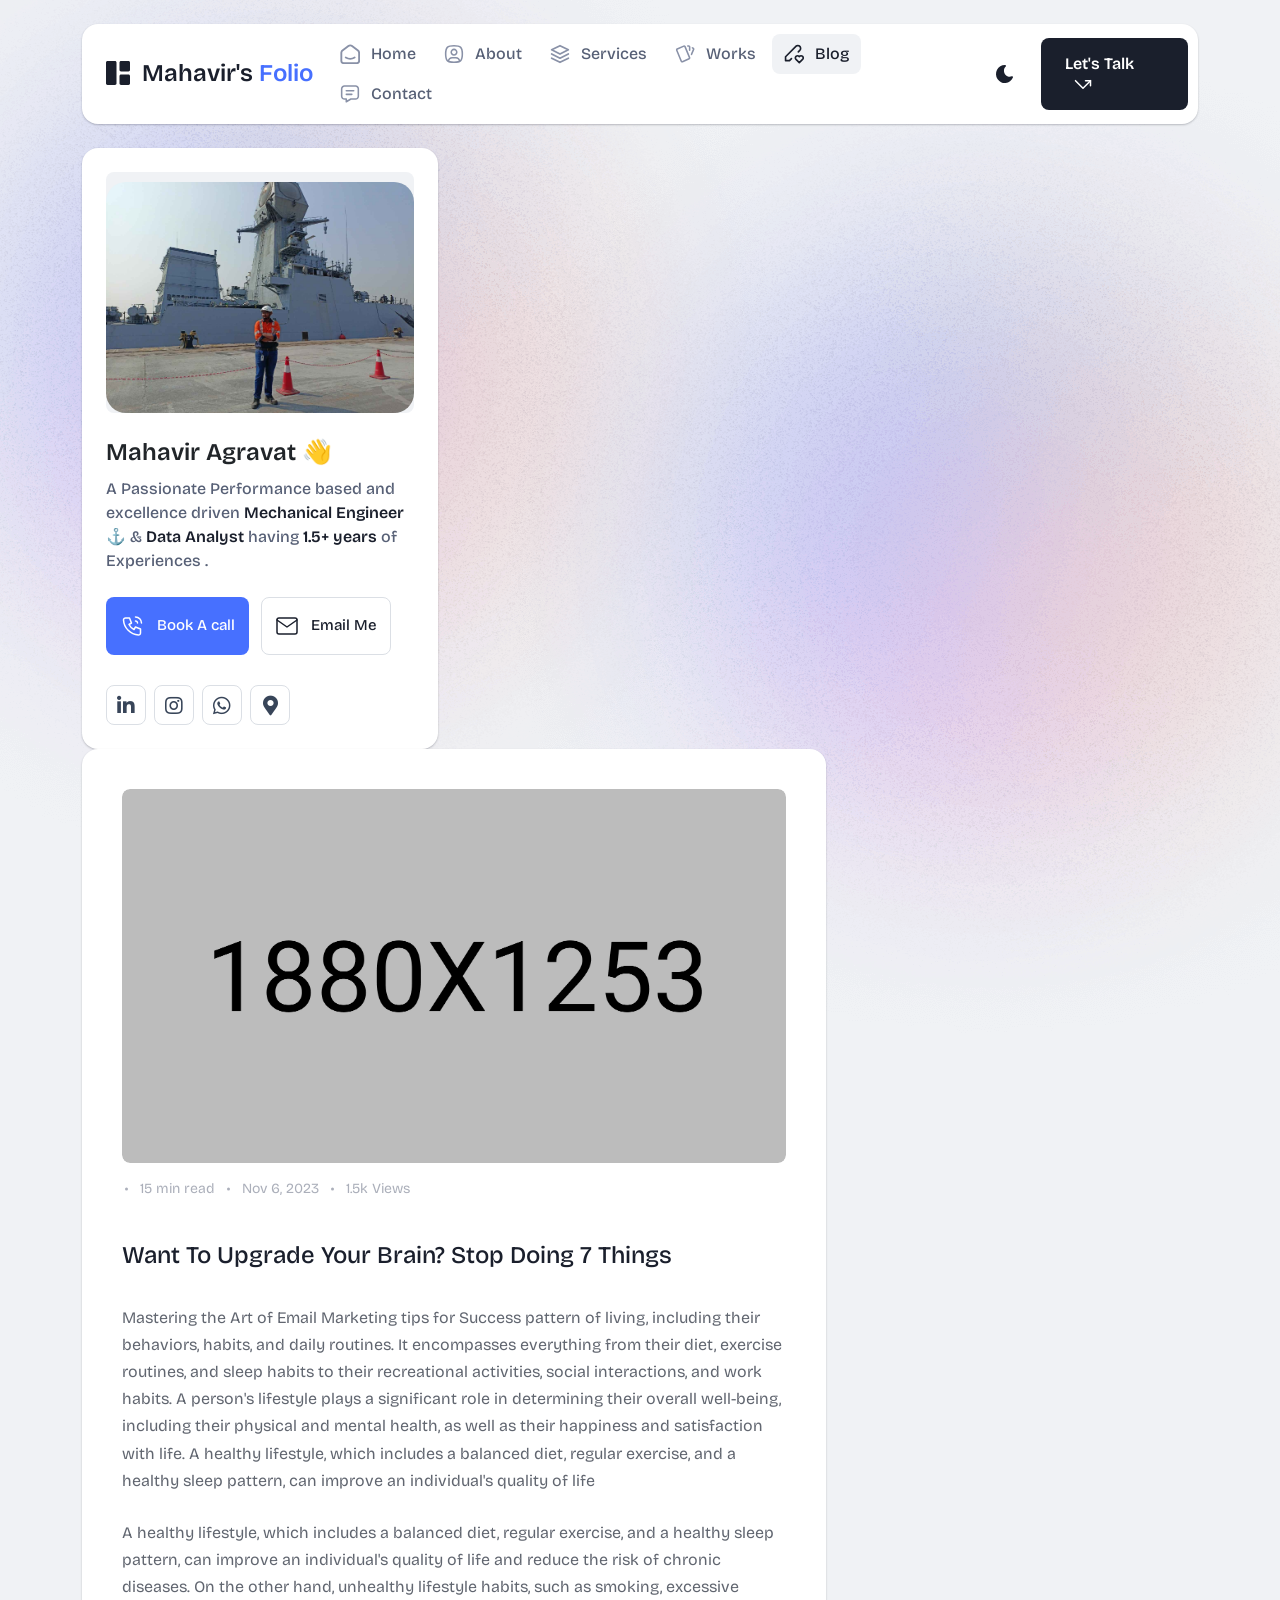
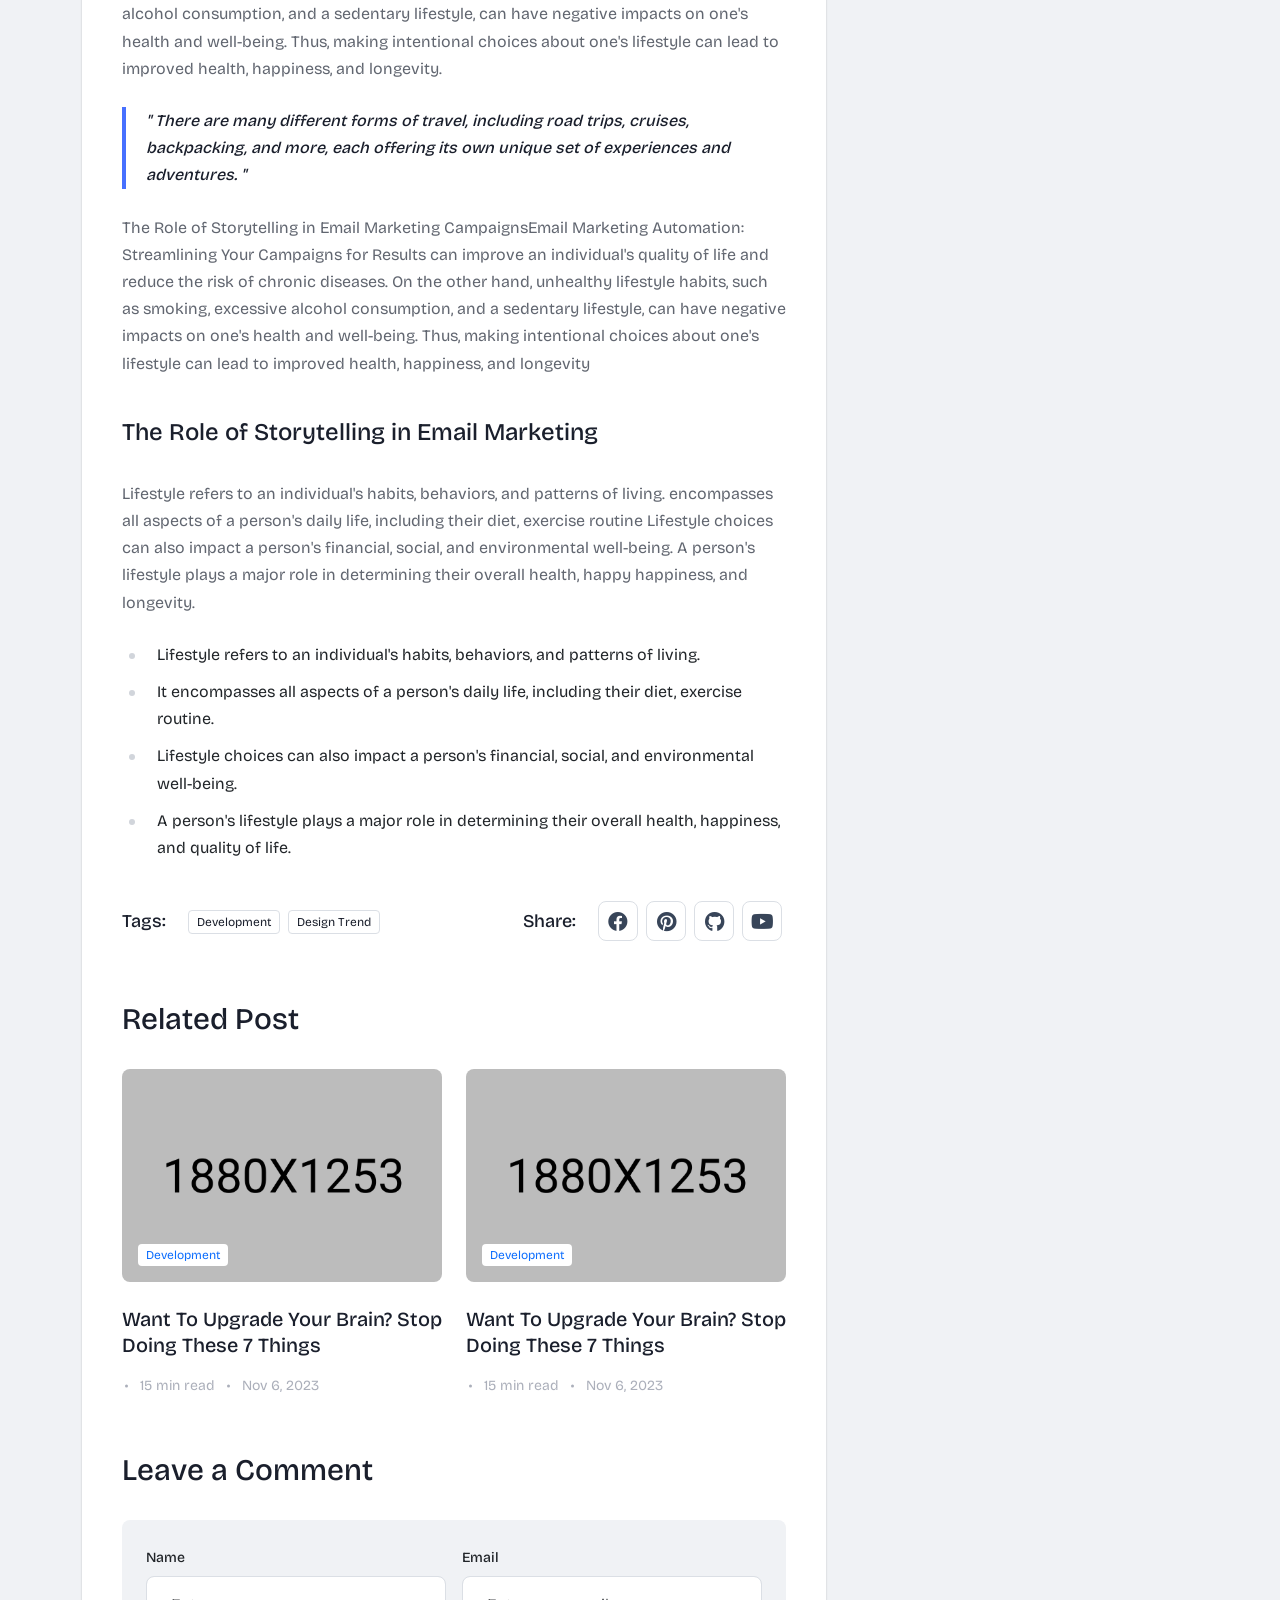
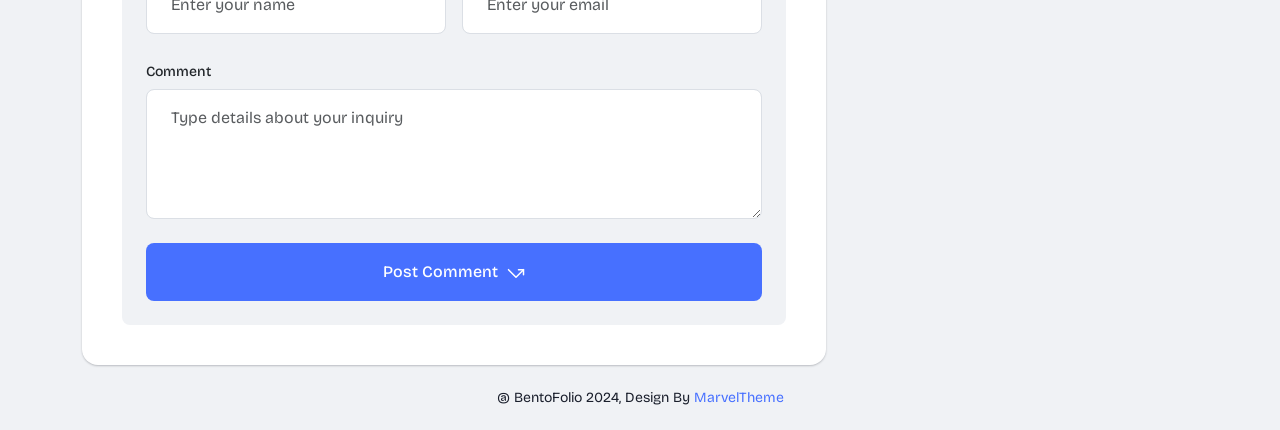
<file: article.html>
<!DOCTYPE html>
<html lang="en">

<head>
  <meta charset="UTF-8">
  <meta http-equiv="X-UA-Compatible" content="IE=edge">
  <title>Mahavir's -Personal Portfolio </title>
  <meta name="description" content="Mahavir's -Personal Portfolio">
  <meta name="viewport" content="width=device-width, initial-scale=1">

  <link rel="shortcut icon" type="image/x-icon" href="assets/img/favicon.svg">
  <!-- Place favicon.ico in the root directory -->

  <!-- CSS here -->
  <link rel="stylesheet" href="assets/css/bootstrap.min.css">
  <link rel="stylesheet" href="assets/fontawsome/css/all.min.css">
  <link rel="stylesheet" href="assets/fontawsome/css/fontawesome.min.css">
  <link rel="stylesheet" href="assets/css/slick.css">
  <link rel="stylesheet" href="assets/css/magnific-popup.css">
  <link rel="stylesheet" href="assets/css/style.css">
  <link rel="stylesheet" href="assets/css/responsive.css">
</head>

<body>
  <div id="page-content">
    <!-- header part start -->
    <header class="header-area">
      <nav class="navbar">
        <div class="container">
          <div class="menu-container">
            <div class="logo">
              <a class="navbar-brand me-0" href="index.html">
                <svg width="24" height="24" viewBox="0 0 24 24" fill="none" xmlns="http://www.w3.org/2000/svg">
                  <path
                    d="M0 1.5C0 1.10218 0.158035 0.720644 0.43934 0.43934C0.720644 0.158035 1.10218 0 1.5 0L9 0C9.39782 0 9.77936 0.158035 10.0607 0.43934C10.342 0.720644 10.5 1.10218 10.5 1.5V22.5C10.5 22.8978 10.342 23.2794 10.0607 23.5607C9.77936 23.842 9.39782 24 9 24H1.5C1.10218 24 0.720644 23.842 0.43934 23.5607C0.158035 23.2794 0 22.8978 0 22.5V1.5ZM13.5 1.5C13.5 1.10218 13.658 0.720644 13.9393 0.43934C14.2206 0.158035 14.6022 0 15 0L22.5 0C22.8978 0 23.2794 0.158035 23.5607 0.43934C23.842 0.720644 24 1.10218 24 1.5V9C24 9.39782 23.842 9.77936 23.5607 10.0607C23.2794 10.342 22.8978 10.5 22.5 10.5H15C14.6022 10.5 14.2206 10.342 13.9393 10.0607C13.658 9.77936 13.5 9.39782 13.5 9V1.5ZM13.5 15C13.5 14.6022 13.658 14.2206 13.9393 13.9393C14.2206 13.658 14.6022 13.5 15 13.5H22.5C22.8978 13.5 23.2794 13.658 23.5607 13.9393C23.842 14.2206 24 14.6022 24 15V22.5C24 22.8978 23.842 23.2794 23.5607 23.5607C23.2794 23.842 22.8978 24 22.5 24H15C14.6022 24 14.2206 23.842 13.9393 23.5607C13.658 23.2794 13.5 22.8978 13.5 22.5V15Z"
                    class="logo-icon" />
                </svg>
                <span>Mahavir's <span class="primary">Folio</span></span>
              </a>
            </div>
            <div class="navbar-main d-flex flex-grow-1">
              <div class="logo inner-logo d-block d-xl-none">
                <a class="navbar-brand me-0" href="index.html">
                  <svg width="24" height="24" viewBox="0 0 24 24" fill="none" xmlns="http://www.w3.org/2000/svg">
                    <path
                      d="M0 1.5C0 1.10218 0.158035 0.720644 0.43934 0.43934C0.720644 0.158035 1.10218 0 1.5 0L9 0C9.39782 0 9.77936 0.158035 10.0607 0.43934C10.342 0.720644 10.5 1.10218 10.5 1.5V22.5C10.5 22.8978 10.342 23.2794 10.0607 23.5607C9.77936 23.842 9.39782 24 9 24H1.5C1.10218 24 0.720644 23.842 0.43934 23.5607C0.158035 23.2794 0 22.8978 0 22.5V1.5ZM13.5 1.5C13.5 1.10218 13.658 0.720644 13.9393 0.43934C14.2206 0.158035 14.6022 0 15 0L22.5 0C22.8978 0 23.2794 0.158035 23.5607 0.43934C23.842 0.720644 24 1.10218 24 1.5V9C24 9.39782 23.842 9.77936 23.5607 10.0607C23.2794 10.342 22.8978 10.5 22.5 10.5H15C14.6022 10.5 14.2206 10.342 13.9393 10.0607C13.658 9.77936 13.5 9.39782 13.5 9V1.5ZM13.5 15C13.5 14.6022 13.658 14.2206 13.9393 13.9393C14.2206 13.658 14.6022 13.5 15 13.5H22.5C22.8978 13.5 23.2794 13.658 23.5607 13.9393C23.842 14.2206 24 14.6022 24 15V22.5C24 22.8978 23.842 23.2794 23.5607 23.5607C23.2794 23.842 22.8978 24 22.5 24H15C14.6022 24 14.2206 23.842 13.9393 23.5607C13.658 23.2794 13.5 22.8978 13.5 22.5V15Z"
                      class="logo-icon" />
                  </svg>
                  <span>Mahavir's <span class="primary">Folio</span></span>
                </a>
              </div>
              <ul class="navbar-info mx-auto">
                <li class="nav-item">
                  <a class="nav-link" aria-current="page" href="index.html">
                    <svg class="nav-icon" viewBox="0 0 15 15" fill="none" xmlns="http://www.w3.org/2000/svg">
                      <path
                        d="M13.475 4.92481L9.03083 1.46814C8.64082 1.16473 8.1608 1 7.66667 1C7.17254 1 6.69251 1.16473 6.3025 1.46814L1.8575 4.92481C1.59037 5.13254 1.37424 5.39858 1.22563 5.7026C1.07701 6.00662 0.99984 6.34058 1 6.67897V12.679C1 13.121 1.17559 13.5449 1.48816 13.8575C1.80072 14.17 2.22464 14.3456 2.66667 14.3456H12.6667C13.1087 14.3456 13.5326 14.17 13.8452 13.8575C14.1577 13.5449 14.3333 13.121 14.3333 12.679V6.67897C14.3333 5.99314 14.0167 5.34564 13.475 4.92481Z"
                        stroke-width="1.4" stroke-linecap="round" stroke-linejoin="round" />
                      <path d="M10.9753 10.1665C9.13359 11.2773 6.14859 11.2773 4.30859 10.1665" stroke-width="1.4"
                        stroke-linecap="round" stroke-linejoin="round" />
                    </svg>

                    <span>Home</span>
                  </a>
                </li>
                <li class="nav-item">
                  <a class="nav-link" href="about.html">
                    <svg class="nav-icon" viewBox="0 0 18 18" fill="none" xmlns="http://www.w3.org/2000/svg">
                      <path
                        d="M9 9.8335C9.66304 9.8335 10.2989 9.5701 10.7678 9.10126C11.2366 8.63242 11.5 7.99654 11.5 7.3335C11.5 6.67045 11.2366 6.03457 10.7678 5.56573C10.2989 5.09689 9.66304 4.8335 9 4.8335C8.33696 4.8335 7.70107 5.09689 7.23223 5.56573C6.76339 6.03457 6.5 6.67045 6.5 7.3335C6.5 7.99654 6.76339 8.63242 7.23223 9.10126C7.70107 9.5701 8.33696 9.8335 9 9.8335Z"
                        stroke-width="1.4" stroke-linecap="round" stroke-linejoin="round" />
                      <path
                        d="M9 1.5C15 1.5 16.5 3 16.5 9C16.5 15 15 16.5 9 16.5C3 16.5 1.5 15 1.5 9C1.5 3 3 1.5 9 1.5Z"
                        stroke-width="1.4" stroke-linecap="round" stroke-linejoin="round" />
                      <path
                        d="M4 15.7085V15.6668C4 14.7828 4.35119 13.9349 4.97631 13.3098C5.60143 12.6847 6.44928 12.3335 7.33333 12.3335H10.6667C11.5507 12.3335 12.3986 12.6847 13.0237 13.3098C13.6488 13.9349 14 14.7828 14 15.6668V15.7085"
                        stroke-width="1.4" stroke-linecap="round" stroke-linejoin="round" />
                    </svg>
                    About
                  </a>
                </li>
                <li class="nav-item">
                  <a class="nav-link" href="services.html">
                    <svg class="nav-icon" viewBox="0 0 16 16" fill="none" xmlns="http://www.w3.org/2000/svg">
                      <path d="M7.99967 1.3335L1.33301 4.66683L7.99967 8.00016L14.6663 4.66683L7.99967 1.3335Z"
                        stroke-width="1.4" stroke-linecap="round" stroke-linejoin="round" />
                      <path d="M1.33301 8L7.99967 11.3333L14.6663 8" stroke-width="1.4" stroke-linecap="round"
                        stroke-linejoin="round" />
                      <path d="M1.33301 11.3335L7.99967 14.6668L14.6663 11.3335" stroke-width="1.4"
                        stroke-linecap="round" stroke-linejoin="round" />
                    </svg>
                    Services
                  </a>
                </li>
                <li class="nav-item">
                  <a class="nav-link" href="portfolio.html">
                    <svg class="nav-icon" viewBox="0 0 18 17" fill="none" xmlns="http://www.w3.org/2000/svg">
                      <path
                        d="M2.00326 3.99733L7.95159 1.40649C8.04974 1.36442 8.15533 1.34243 8.26212 1.34181C8.3689 1.34119 8.47473 1.36196 8.57337 1.40289C8.67201 1.44382 8.76145 1.50408 8.83642 1.58013C8.9114 1.65617 8.97039 1.74646 9.00992 1.84566L13.1133 11.764C13.1985 11.9651 13.2014 12.1917 13.1213 12.3949C13.0412 12.5982 12.8845 12.7618 12.6849 12.8507L6.73742 15.4415C6.63922 15.4837 6.53356 15.5058 6.42668 15.5065C6.3198 15.5072 6.21387 15.4864 6.11514 15.4455C6.0164 15.4046 5.92688 15.3442 5.85184 15.2681C5.7768 15.192 5.71778 15.1016 5.67826 15.0023L1.57492 5.08316C1.48963 4.88204 1.48673 4.65546 1.56684 4.45222C1.64696 4.24898 1.80367 4.08616 2.00326 3.99733Z"
                        stroke-width="1.4" stroke-linecap="round" stroke-linejoin="round" />
                      <path
                        d="M11.5 1.3335H12.3333C12.5543 1.3335 12.7663 1.42129 12.9226 1.57757C13.0789 1.73385 13.1667 1.94582 13.1667 2.16683V5.0835"
                        stroke-width="1.4" stroke-linecap="round" stroke-linejoin="round" />
                      <path
                        d="M15.6663 3C15.8863 3.09333 16.0997 3.18083 16.3063 3.2625C16.5098 3.34882 16.6706 3.51241 16.7534 3.71729C16.8362 3.92217 16.8343 4.15155 16.748 4.355L14.833 8.83334"
                        stroke-width="1.4" stroke-linecap="round" stroke-linejoin="round" />
                    </svg>
                    Works
                  </a>
                </li>
                <li class="nav-item">
                  <a class="nav-link active" href="blog.html">
                    <svg class="nav-icon" viewBox="0 0 17 16" fill="none" xmlns="http://www.w3.org/2000/svg">
                      <path
                        d="M12.1663 6.16676L13.4163 4.91676C13.6352 4.69789 13.8088 4.43805 13.9273 4.15208C14.0457 3.86612 14.1067 3.55962 14.1067 3.25009C14.1067 2.94056 14.0457 2.63406 13.9273 2.3481C13.8088 2.06213 13.6352 1.80229 13.4163 1.58342C13.1975 1.36455 12.9376 1.19094 12.6517 1.07248C12.3657 0.954033 12.0592 0.893066 11.7497 0.893066C11.4401 0.893066 11.1336 0.954033 10.8477 1.07248C10.5617 1.19094 10.3019 1.36455 10.083 1.58342L1.33301 10.3334V13.6668H4.66634L6.33301 12.0001"
                        stroke-width="1.4" stroke-linecap="round" stroke-linejoin="round" />
                      <path
                        d="M13.0004 15.3335L15.7921 12.5968C15.9633 12.4307 16.0995 12.232 16.1926 12.0124C16.2857 11.7927 16.3339 11.5567 16.3343 11.3181C16.3347 11.0796 16.2873 10.8434 16.1948 10.6235C16.1024 10.4035 15.9669 10.2044 15.7963 10.0377C15.448 9.69712 14.9806 9.50602 14.4935 9.50509C14.0065 9.50415 13.5383 9.69346 13.1888 10.0327L13.0021 10.216L12.8163 10.0327C12.4681 9.69237 12.0008 9.50143 11.5139 9.50049C11.0271 9.49956 10.5591 9.68871 10.2096 10.0277C10.0383 10.1937 9.9021 10.3924 9.80891 10.612C9.71572 10.8316 9.66746 11.0677 9.667 11.3062C9.66653 11.5447 9.71386 11.781 9.80619 12.0009C9.89853 12.2209 10.034 12.4201 10.2046 12.5868L13.0004 15.3335Z"
                        stroke-width="1.4" stroke-linecap="round" stroke-linejoin="round" />
                    </svg>
                    Blog
                  </a>
                </li>
                <li class="nav-item">
                  <a class="nav-link" href="contact.html">
                    <svg class="nav-icon" viewBox="0 0 18 17" fill="none" xmlns="http://www.w3.org/2000/svg">
                      <path d="M5.66699 5.5H12.3337" stroke-width="1.4" stroke-linecap="round"
                        stroke-linejoin="round" />
                      <path d="M5.66699 8.8335H10.667" stroke-width="1.4" stroke-linecap="round"
                        stroke-linejoin="round" />
                      <path
                        d="M14 1.3335C14.663 1.3335 15.2989 1.59689 15.7678 2.06573C16.2366 2.53457 16.5 3.17045 16.5 3.8335V10.5002C16.5 11.1632 16.2366 11.7991 15.7678 12.2679C15.2989 12.7368 14.663 13.0002 14 13.0002H9.83333L5.66667 15.5002V13.0002H4C3.33696 13.0002 2.70107 12.7368 2.23223 12.2679C1.76339 11.7991 1.5 11.1632 1.5 10.5002V3.8335C1.5 3.17045 1.76339 2.53457 2.23223 2.06573C2.70107 1.59689 3.33696 1.3335 4 1.3335H14Z"
                        stroke-width="1.4" stroke-linecap="round" stroke-linejoin="round" />
                    </svg>
                    Contact
                  </a>
                </li>
              </ul>
              <div class="header-right-info d-flex align-items-center">
                <button class="theme-control-btn">
                  <span class="dark">
                    <svg width="24" height="24" viewBox="0 0 24 24" fill="none" xmlns="http://www.w3.org/2000/svg">
                      <path
                        d="M11.8005 3C10.207 3.0003 8.64356 3.44286 7.27683 4.28049C5.91011 5.11811 4.79139 6.31937 4.04002 7.75612C3.28865 9.19288 2.93281 10.8112 3.01046 12.4386C3.08811 14.0659 3.59633 15.6411 4.48091 16.9963C5.3655 18.3514 6.59326 19.4356 8.03324 20.1333C9.47322 20.8309 11.0714 21.1157 12.6573 20.9574C14.2432 20.7991 15.7573 20.2036 17.0381 19.2344C18.319 18.2652 19.3185 16.9587 19.9301 15.4542C20.2302 14.7162 19.5111 13.9746 18.7875 14.2752C17.5475 14.7888 16.1706 14.8418 14.8963 14.425C13.622 14.0082 12.5308 13.1479 11.8126 11.9937C11.0943 10.8396 10.7943 9.4645 10.9648 8.10764C11.1353 6.75077 11.7655 5.49792 12.7458 4.5669L12.8136 4.4949C13.2986 3.9279 12.913 3.0072 12.1464 3.0072H11.9122L11.8524 3.0018L11.7996 3H11.8005Z"
                        fill="#1A1F2C" />
                    </svg>
                    <small class="theme-text d-block d-xl-none">Change appearance</small>
                  </span>
                  <span class="light">
                    <svg width="24" height="24" viewBox="0 0 24 24" fill="none" xmlns="http://www.w3.org/2000/svg">
                      <path
                        d="M12 19C12.2449 19 12.4813 19.09 12.6644 19.2527C12.8474 19.4155 12.9643 19.6397 12.993 19.883L13 20V21C12.9997 21.2549 12.9021 21.5 12.7272 21.6854C12.5522 21.8707 12.313 21.9822 12.0586 21.9972C11.8042 22.0121 11.5536 21.9293 11.3582 21.7657C11.1627 21.6021 11.0371 21.3701 11.007 21.117L11 21V20C11 19.7348 11.1054 19.4804 11.2929 19.2929C11.4804 19.1054 11.7348 19 12 19Z"
                        fill="#FD7E41" />
                      <path
                        d="M18.3127 16.9099L18.4067 16.9929L19.1067 17.6929C19.2861 17.8729 19.3902 18.1144 19.398 18.3683C19.4057 18.6223 19.3165 18.8697 19.1485 19.0602C18.9804 19.2508 18.7462 19.3702 18.4933 19.3943C18.2403 19.4184 17.9877 19.3454 17.7867 19.1899L17.6927 19.1069L16.9927 18.4069C16.8202 18.2347 16.7165 18.0053 16.7012 17.7619C16.6859 17.5186 16.76 17.278 16.9097 17.0855C17.0593 16.893 17.2741 16.7618 17.5137 16.7166C17.7533 16.6713 18.0012 16.7152 18.2107 16.8399L18.3127 16.9099Z"
                        fill="#FD7E41" />
                      <path
                        d="M7.00747 16.993C7.17965 17.1652 7.28308 17.3943 7.29836 17.6373C7.31364 17.8803 7.23972 18.1206 7.09047 18.313L7.00747 18.407L6.30747 19.107C6.12751 19.2863 5.88604 19.3905 5.63209 19.3982C5.37814 19.406 5.13076 19.3168 4.94019 19.1487C4.74963 18.9807 4.63017 18.7464 4.60607 18.4935C4.58198 18.2406 4.65506 17.988 4.81047 17.787L4.89347 17.693L5.59347 16.993C5.781 16.8055 6.03531 16.7002 6.30047 16.7002C6.56563 16.7002 6.81994 16.8055 7.00747 16.993Z"
                        fill="#FD7E41" />
                      <path
                        d="M3.99987 11C4.25475 11.0003 4.4999 11.0979 4.68524 11.2728C4.87057 11.4478 4.9821 11.687 4.99704 11.9414C5.01198 12.1958 4.92919 12.4464 4.7656 12.6418C4.60201 12.8373 4.36996 12.9629 4.11687 12.993L3.99987 13H2.99987C2.74499 12.9997 2.49984 12.9021 2.3145 12.7272C2.12916 12.5522 2.01763 12.313 2.0027 12.0586C1.98776 11.8042 2.07054 11.5536 2.23413 11.3582C2.39772 11.1627 2.62977 11.0371 2.88287 11.007L2.99987 11H3.99987Z"
                        fill="#FD7E41" />
                      <path
                        d="M20.9999 11C21.2547 11.0003 21.4999 11.0979 21.6852 11.2728C21.8706 11.4478 21.9821 11.687 21.997 11.9414C22.012 12.1958 21.9292 12.4464 21.7656 12.6418C21.602 12.8373 21.37 12.9629 21.1169 12.993L20.9999 13H19.9999C19.745 12.9997 19.4998 12.9021 19.3145 12.7272C19.1292 12.5522 19.0176 12.313 19.0027 12.0586C18.9878 11.8042 19.0705 11.5536 19.2341 11.3582C19.3977 11.1627 19.6298 11.0371 19.8829 11.007L19.9999 11H20.9999Z"
                        fill="#FD7E41" />
                      <path
                        d="M6.21264 4.80985L6.30664 4.89285L7.00664 5.59285C7.18599 5.77281 7.29011 6.01429 7.29787 6.26824C7.30562 6.52219 7.21642 6.76957 7.04839 6.96013C6.88036 7.1507 6.64609 7.27016 6.39316 7.29425C6.14024 7.31834 5.88763 7.24526 5.68664 7.08985L5.59264 7.00685L4.89264 6.30685C4.72073 6.13453 4.61757 5.90543 4.6025 5.66248C4.58744 5.41954 4.6615 5.17945 4.8108 4.98721C4.9601 4.79497 5.1744 4.66378 5.41351 4.61824C5.65262 4.57271 5.90013 4.61594 6.10964 4.73985L6.21264 4.80985Z"
                        fill="#FD7E41" />
                      <path
                        d="M19.1071 4.89288C19.2793 5.06508 19.3827 5.29418 19.398 5.5372C19.4132 5.78023 19.3393 6.02048 19.1901 6.21288L19.1071 6.30688L18.4071 7.00688C18.2271 7.18623 17.9856 7.29036 17.7317 7.29811C17.4777 7.30587 17.2304 7.21667 17.0398 7.04864C16.8492 6.8806 16.7298 6.64633 16.7057 6.39341C16.6816 6.14049 16.7547 5.88788 16.9101 5.68688L16.9931 5.59288L17.6931 4.89288C17.8806 4.70541 18.1349 4.6001 18.4001 4.6001C18.6652 4.6001 18.9196 4.70541 19.1071 4.89288Z"
                        fill="#FD7E41" />
                      <path
                        d="M12 2C12.2449 2.00003 12.4813 2.08996 12.6644 2.25272C12.8474 2.41547 12.9643 2.63975 12.993 2.883L13 3V4C12.9997 4.25488 12.9021 4.50003 12.7272 4.68537C12.5522 4.8707 12.313 4.98223 12.0586 4.99717C11.8042 5.01211 11.5536 4.92933 11.3582 4.76573C11.1627 4.60214 11.0371 4.3701 11.007 4.117L11 4V3C11 2.73478 11.1054 2.48043 11.2929 2.29289C11.4804 2.10536 11.7348 2 12 2Z"
                        fill="#FD7E41" />
                      <path
                        d="M12 7C12.9797 6.99994 13.9378 7.28769 14.7553 7.8275C15.5729 8.36731 16.2138 9.1354 16.5986 10.0364C16.9833 10.9373 17.0949 11.9315 16.9195 12.8953C16.7441 13.8592 16.2893 14.7502 15.6118 15.4579C14.9343 16.1655 14.0638 16.6585 13.1085 16.8756C12.1532 17.0928 11.1552 17.0245 10.2383 16.6793C9.3215 16.334 8.52629 15.7271 7.95146 14.9338C7.37663 14.1405 7.04752 13.1958 7.005 12.217L7 12L7.005 11.783C7.06092 10.4958 7.61161 9.27978 8.54222 8.38866C9.47284 7.49754 10.7115 7.00007 12 7Z"
                        fill="#FD7E41" />
                    </svg>
                    <small class="theme-text d-block d-xl-none">Change appearance</small>
                  </span>
                </button>
                <a href="contact.html" class="lets-talk-btn">
                  Let's Talk
                  <svg class="icon" width="20" height="20" viewBox="0 0 20 20" fill="none"
                    xmlns="http://www.w3.org/2000/svg">
                    <path d="M17.5 11.6665V6.6665H12.5" stroke="white" stroke-width="1.5" stroke-linecap="round"
                      stroke-linejoin="round" />
                    <path d="M17.5 6.6665L10 14.1665L2.5 6.6665" stroke="white" stroke-width="1.5"
                      stroke-linecap="round" stroke-linejoin="round" />
                  </svg>
                </a>
              </div>
            </div>
            <div class="mobile-menu-overlay d-block d-lg-none"></div>
            <div class="mobile-menu-control-bar d-block d-xl-none">
              <button class="mobile-menu-control-bar">
                <i class="fas fa-bars"></i>
              </button>
            </div>
          </div>
        </div>
      </nav>
    </header>
    <!-- header part end -->

    <!-- main area part start -->
    <main>

      <section class="content-box-area mt-4">
        <div class="container">
          <div class="row g-4">
            <div class="col-xl-4">
              <div class="card profile-card">
                <div class="card-body">
                  <div class="image text-center">
                     <img src="assets/img/images/IMG20251205123824 (1).jpg" alt="Mahavir" style="width:100%; height:100%; object-fit: cover; border-radius: 20px; display: block;">
                  </div>
                  <div class="text">
                    <h3 class="card-title">Mahavir Agravat 👋</h3>
                    <p>A Passionate Performance based and excellence driven <span>Mechanical Engineer</span> ⚓ & <span>Data Analyst</span> having
                      <span>1.5+
                        years</span> of Experiences .</p>
                    <div class="common-button-groups">
                      <a class="btn btn-call" href="tel: +919313788428">
                        <svg class="icon" width="25" height="24" viewBox="0 0 25 24" fill="none"
                          xmlns="http://www.w3.org/2000/svg">
                          <path
                            d="M5.5 4H9.5L11.5 9L9 10.5C10.071 12.6715 11.8285 14.429 14 15.5L15.5 13L20.5 15V19C20.5 19.5304 20.2893 20.0391 19.9142 20.4142C19.5391 20.7893 19.0304 21 18.5 21C14.5993 20.763 10.9202 19.1065 8.15683 16.3432C5.3935 13.5798 3.73705 9.90074 3.5 6C3.5 5.46957 3.71071 4.96086 4.08579 4.58579C4.46086 4.21071 4.96957 4 5.5 4Z"
                            stroke="white" stroke-width="1.5" stroke-linecap="round" stroke-linejoin="round" />
                          <path
                            d="M15.5 7C16.0304 7 16.5391 7.21071 16.9142 7.58579C17.2893 7.96086 17.5 8.46957 17.5 9"
                            stroke="white" stroke-width="1.5" stroke-linecap="round" stroke-linejoin="round" />
                          <path d="M15.5 3C17.0913 3 18.6174 3.63214 19.7426 4.75736C20.8679 5.88258 21.5 7.4087 21.5 9"
                            stroke="white" stroke-width="1.5" stroke-linecap="round" stroke-linejoin="round" />
                        </svg>
                        Book A call
                      </a>
                      <a class="btn btn-copy" href="mailto:mahaviragravat12@gmail.com">
    <svg class="icon" width="24" height="24" viewBox="0 0 24 24" fill="none" xmlns="http://www.w3.org/2000/svg">
        <path d="M4 4H20C21.1 4 22 4.9 22 6V18C22 19.1 21.1 20 20 20H4C2.9 20 2 19.1 2 18V6C2 4.9 2.9 4 4 4Z" stroke="currentColor" stroke-width="1.5" stroke-linecap="round" stroke-linejoin="round"/>
        <path d="M22 6L12 13L2 6" stroke="currentColor" stroke-width="1.5" stroke-linecap="round" stroke-linejoin="round"/>
    </svg>
    Email Me
</a>
</svg>
                      </button>
                    </div>
                    <div class="social-media-icon">
                      <ul class="list-unstyled">
                        <li><a href="www.linkedin.com/in/mahaviragravat"><i class="fab fa-linkedin-in"></i></a></li>
                        <li><a href="https://www.instagram.com/mahavir.agravat?igsh=ZmpmZWFnaDZkaWN2"><i class="fab fa-instagram"></i></a></li>
                        <li><a href="https://wa.me/919313788428"><i class="fab fa-whatsapp"></i></a></li>
                        <li><a href="https://maps.app.goo.gl/gQ7U1d5hHeA6MWMX7" target="_blank"><i class="fas fa-map-marker-alt"></i></a></li>
                      </ul>
                    </div>
                  </div>
                </div>
              </div>
            </div>
            </div>
            <div class="col-xl-8">
              <div class="card content-box-card">
                <div class="card-body portfolio-card article-details-card">
                  <div class="article-details-area">
                    <div class="main-image">
                      <img src="assets/img/blog/blog-img-1.jpg" alt="blog-img-1" class="img-fluid w-100">
                    </div>
                    <ul class="list-unstyled article-tags">
                      <li>15 min read</li>
                      <li>Nov 6, 2023</li>
                      <li>1.5k Views</li>
                    </ul>
                    <div class="article-details-text">
                      <h3 class="main-title">Want To Upgrade Your Brain? Stop Doing 7 Things</h3>
                      <p>Mastering the Art of Email Marketing tips for Success pattern of living, including their
                        behaviors, habits, and daily routines. It encompasses everything from their diet, exercise
                        routines, and sleep habits to their recreational activities, social interactions, and work
                        habits.
                        A person's lifestyle plays a significant role in determining their overall well-being, including
                        their physical and mental health, as well as their happiness and satisfaction with life. A
                        healthy
                        lifestyle, which includes a balanced diet, regular exercise, and a healthy sleep pattern, can
                        improve an individual's quality of life
                      </p>
                      <p>A healthy lifestyle, which includes a balanced diet, regular exercise, and a healthy sleep
                        pattern, can improve an individual's quality of life and reduce the risk of chronic diseases. On
                        the other hand, unhealthy lifestyle habits, such as smoking, excessive alcohol consumption, and
                        a
                        sedentary lifestyle, can have negative impacts on one's health and well-being. Thus, making
                        intentional choices about one's lifestyle can lead to improved health, happiness, and longevity.
                      </p>
                      <blockquote>
                        <p>
                          " There are many different forms of travel, including road trips,
                          cruises, backpacking, and more, each offering its own unique set of
                          experiences and adventures. "
                        </p>
                      </blockquote>
                      <p>The Role of Storytelling in Email Marketing CampaignsEmail Marketing Automation: Streamlining
                        Your Campaigns for Results can improve an individual's quality of life and reduce the risk of
                        chronic diseases. On the other hand, unhealthy lifestyle habits, such as smoking, excessive
                        alcohol consumption, and a sedentary lifestyle, can have negative impacts on one's health and
                        well-being. Thus, making intentional choices about one's lifestyle can lead to improved health,
                        happiness, and longevity</p>
                      <h3 class="main-title inner-title">The Role of Storytelling in Email Marketing</h3>
                      <p>Lifestyle refers to an individual's habits, behaviors, and patterns of living. encompasses all
                        aspects of a person's daily life, including their diet, exercise routine Lifestyle choices can
                        also impact a person's financial, social, and environmental well-being. A person's lifestyle
                        plays
                        a major role in determining their overall health, happy happiness, and longevity.
                      </p>
                      <ul class="list-unstyled listed-info">
                        <li>Lifestyle refers to an individual's habits, behaviors, and patterns of living.</li>
                        <li>It encompasses all aspects of a person's daily life, including their diet, exercise routine.
                        </li>
                        <li>Lifestyle choices can also impact a person's financial, social, and environmental
                          well-being.
                        </li>
                        <li>A person's lifestyle plays a major role in determining their overall health, happiness, and
                          quality of life.</li>
                      </ul>
                      <div class="tags-and-share">
                        <div class="tags">
                          <h3 class="title">Tags:</h3>
                          <ul class="list-unstyled">
                            <li><a href="#">Development</a></li>
                            <li><a href="#">Design Trend</a></li>
                          </ul>
                        </div>
                        <div class="share">
                          <h3 class="title">Share:</h3>
                          <div class="social-media-icon mt-0">
                            <ul class="list-unstyled">
                              <li><a href="#"><i class="fab fa-facebook"></i></a></li>
                              <li><a href="#"><i class="fab fa-pinterest"></i></a></li>
                              <li><a href="#"><i class="fab fa-github"></i></a></li>
                              <li><a href="#"><i class="fab fa-youtube"></i></a></li>
                            </ul>
                          </div>
                        </div>
                      </div>
                      <div class="related-post">
                        <h2 class="main-common-title">Related Post
                        </h2>
                        <div class="row g-4">
                          <div class="col-md-6">
                            <div class="article-publications-item">
                              <div class="image">
                                <a href="article.html" class="d-block w-100">
                                  <img src="assets/img/blog/blog-img-1.jpg" alt="blog-img-1" class="img-fluid w-100">
                                </a>
                                <a href="article.html" class="tags">Development</a>
                              </div>
                              <div class="text">
                                <a href="article.html" class="title">Want To Upgrade Your Brain? Stop Doing These 7
                                  Things</a>
                                <ul class="list-unstyled">
                                  <li>15 min read</li>
                                  <li>Nov 6, 2023</li>
                                </ul>
                              </div>
                            </div>
                          </div>
                          <div class="col-md-6">
                            <div class="article-publications-item">
                              <div class="image">
                                <a href="article.html" class="d-block w-100">
                                  <img src="assets/img/blog/blog-img-2.jpg" alt="blog-img-2" class="img-fluid w-100">
                                </a>
                                <a href="article.html" class="tags">Development</a>
                              </div>
                              <div class="text">
                                <a href="article.html" class="title">Want To Upgrade Your Brain? Stop Doing These 7
                                  Things</a>
                                <ul class="list-unstyled">
                                  <li>15 min read</li>
                                  <li>Nov 6, 2023</li>
                                </ul>
                              </div>
                            </div>
                          </div>
                        </div>
                      </div>
                      <div class="leave-comments-area">
                        <h2 class="main-common-title">Leave a Comment
                        </h2>
                        <div class="comments-box">
                          <div class="row gx-3">
                            <div class="col-md-6">
                              <div class="mb-4">
                                <label class="form-label">Name</label>
                                <input type="text" class="form-control shadow-none" placeholder="Enter your name">
                              </div>
                            </div>
                            <div class="col-md-6">
                              <div class="mb-4">
                                <label class="form-label">Email</label>
                                <input type="text" class="form-control shadow-none" placeholder="Enter your email">
                              </div>
                            </div>
                            <div class="col-md-12">
                              <div class="mb-4">
                                <label class="form-label">Comment</label>
                                <textarea class="form-control shadow-none" rows="4"
                                  placeholder="Type details about your inquiry"></textarea>
                              </div>
                            </div>
                            <div class="col-md-12">
                              <button class="submit-btn" type="submit">
                                Post Comment
                                <svg class="icon" width="20" height="20" viewBox="0 0 20 20" fill="none"
                                  xmlns="http://www.w3.org/2000/svg">
                                  <path d="M17.5 11.6665V6.6665H12.5" stroke="white" stroke-width="1.5"
                                    stroke-linecap="round" stroke-linejoin="round"></path>
                                  <path d="M17.5 6.6665L10 14.1665L2.5 6.6665" stroke="white" stroke-width="1.5"
                                    stroke-linecap="round" stroke-linejoin="round"></path>
                                </svg>
                              </button>
                            </div>
                          </div>
                        </div>
                      </div>
                    </div>
                  </div>
                </div>
              </div>
            </div>
          </div>
        </div>
      </section>

      <!-- background shape area start -->
      <div class="background-shapes">
        <div class="shape-1 common-shape">
          <img src="assets/img/bg/banner-shape-1.png" alt="banner-shape-1">
        </div>
        <div class="shape-2 common-shape">
          <img src="assets/img/bg/banner-shape-1.png" alt="banner-shape-1">
        </div>
        <div class="threed-shape-1 move-with-cursor" data-value="1">
          <img src="assets/img/bg/object-3d-1.png" alt="object-3d-1">
        </div>
        <div class="threed-shape-2 move-with-cursor" data-value="1">
          <img src="assets/img/bg/object-3d-2.png" alt="object-3d-2">
        </div>
      </div>
      <!-- background shape area end -->
    </main>
    <!-- main area part end -->

    <!-- footer part start -->
    <footer class="footer-area">
      <div class="container">
        <div class="text text-center">
          <p>@ BentoFolio 2024, Design By <a href="#">MarvelTheme</a></p>
        </div>
      </div>
    </footer>
    <!-- footer part end -->
  </div>

  <!-- JS here -->
  <script src="assets/js/vendor/jquery-3.6.0.min.js"></script>
  <script src="assets/js/bootstrap.bundle.min.js"></script>
  <script src="assets/js/jquery.magnific-popup.min.js"></script>
  <script src="assets/js/ajax-form.js"></script>
  <script src="assets/js/clipboard.min.js"></script>
  <script src="assets/js/slick.min.js"></script>
  <script src="assets/js/script.js"></script>
</body>


</html>
</file>
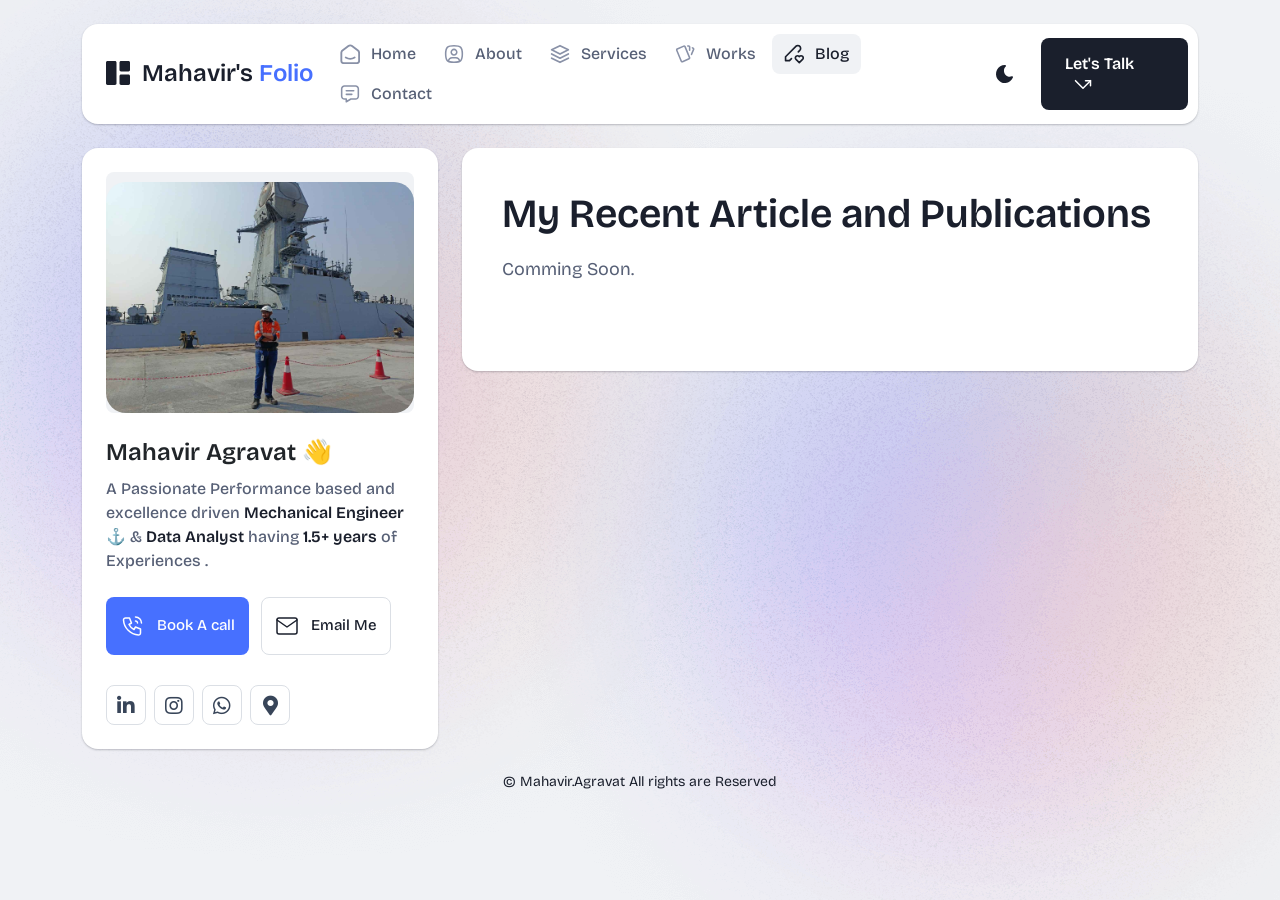
<file: blog.html>
<!DOCTYPE html>
<html lang="en">

<head>
  <meta charset="UTF-8">
  <meta http-equiv="X-UA-Compatible" content="IE=edge">
  <title>Mahavir's -Personal Portfolio </title>
  <meta name="description" content="Mahavir's -Personal Portfolio">
  <meta name="viewport" content="width=device-width, initial-scale=1">

  <link rel="shortcut icon" type="image/x-icon" href="assets/img/favicon.svg">
  <!-- Place favicon.ico in the root directory -->

  <!-- CSS here -->
  <link rel="stylesheet" href="assets/css/bootstrap.min.css">
  <link rel="stylesheet" href="assets/fontawsome/css/all.min.css">
  <link rel="stylesheet" href="assets/fontawsome/css/fontawesome.min.css">
  <link rel="stylesheet" href="assets/css/slick.css">
  <link rel="stylesheet" href="assets/css/magnific-popup.css">
  <link rel="stylesheet" href="assets/css/style.css">
  <link rel="stylesheet" href="assets/css/responsive.css">
</head>

<body>
  <div id="page-content">
    <!-- header part start -->
    <header class="header-area">
      <nav class="navbar">
        <div class="container">
          <div class="menu-container">
            <div class="logo">
              <a class="navbar-brand me-0" href="index.html">
                <svg width="24" height="24" viewBox="0 0 24 24" fill="none" xmlns="http://www.w3.org/2000/svg">
                  <path
                    d="M0 1.5C0 1.10218 0.158035 0.720644 0.43934 0.43934C0.720644 0.158035 1.10218 0 1.5 0L9 0C9.39782 0 9.77936 0.158035 10.0607 0.43934C10.342 0.720644 10.5 1.10218 10.5 1.5V22.5C10.5 22.8978 10.342 23.2794 10.0607 23.5607C9.77936 23.842 9.39782 24 9 24H1.5C1.10218 24 0.720644 23.842 0.43934 23.5607C0.158035 23.2794 0 22.8978 0 22.5V1.5ZM13.5 1.5C13.5 1.10218 13.658 0.720644 13.9393 0.43934C14.2206 0.158035 14.6022 0 15 0L22.5 0C22.8978 0 23.2794 0.158035 23.5607 0.43934C23.842 0.720644 24 1.10218 24 1.5V9C24 9.39782 23.842 9.77936 23.5607 10.0607C23.2794 10.342 22.8978 10.5 22.5 10.5H15C14.6022 10.5 14.2206 10.342 13.9393 10.0607C13.658 9.77936 13.5 9.39782 13.5 9V1.5ZM13.5 15C13.5 14.6022 13.658 14.2206 13.9393 13.9393C14.2206 13.658 14.6022 13.5 15 13.5H22.5C22.8978 13.5 23.2794 13.658 23.5607 13.9393C23.842 14.2206 24 14.6022 24 15V22.5C24 22.8978 23.842 23.2794 23.5607 23.5607C23.2794 23.842 22.8978 24 22.5 24H15C14.6022 24 14.2206 23.842 13.9393 23.5607C13.658 23.2794 13.5 22.8978 13.5 22.5V15Z"
                    class="logo-icon" />
                </svg>
                <span>Mahavir's <span class="primary">Folio</span></span>
              </a>
            </div>
            <div class="navbar-main d-flex flex-grow-1">
              <div class="logo inner-logo d-block d-xl-none">
                <a class="navbar-brand me-0" href="index.html">
                  <svg width="24" height="24" viewBox="0 0 24 24" fill="none" xmlns="http://www.w3.org/2000/svg">
                    <path
                      d="M0 1.5C0 1.10218 0.158035 0.720644 0.43934 0.43934C0.720644 0.158035 1.10218 0 1.5 0L9 0C9.39782 0 9.77936 0.158035 10.0607 0.43934C10.342 0.720644 10.5 1.10218 10.5 1.5V22.5C10.5 22.8978 10.342 23.2794 10.0607 23.5607C9.77936 23.842 9.39782 24 9 24H1.5C1.10218 24 0.720644 23.842 0.43934 23.5607C0.158035 23.2794 0 22.8978 0 22.5V1.5ZM13.5 1.5C13.5 1.10218 13.658 0.720644 13.9393 0.43934C14.2206 0.158035 14.6022 0 15 0L22.5 0C22.8978 0 23.2794 0.158035 23.5607 0.43934C23.842 0.720644 24 1.10218 24 1.5V9C24 9.39782 23.842 9.77936 23.5607 10.0607C23.2794 10.342 22.8978 10.5 22.5 10.5H15C14.6022 10.5 14.2206 10.342 13.9393 10.0607C13.658 9.77936 13.5 9.39782 13.5 9V1.5ZM13.5 15C13.5 14.6022 13.658 14.2206 13.9393 13.9393C14.2206 13.658 14.6022 13.5 15 13.5H22.5C22.8978 13.5 23.2794 13.658 23.5607 13.9393C23.842 14.2206 24 14.6022 24 15V22.5C24 22.8978 23.842 23.2794 23.5607 23.5607C23.2794 23.842 22.8978 24 22.5 24H15C14.6022 24 14.2206 23.842 13.9393 23.5607C13.658 23.2794 13.5 22.8978 13.5 22.5V15Z"
                      class="logo-icon" />
                  </svg>
                  <span>Mahavir's <span class="primary">Folio</span></span>
                </a>
              </div>
              <ul class="navbar-info mx-auto">
                <li class="nav-item">
                  <a class="nav-link" aria-current="page" href="index.html">
                    <svg class="nav-icon" viewBox="0 0 15 15" fill="none" xmlns="http://www.w3.org/2000/svg">
                      <path
                        d="M13.475 4.92481L9.03083 1.46814C8.64082 1.16473 8.1608 1 7.66667 1C7.17254 1 6.69251 1.16473 6.3025 1.46814L1.8575 4.92481C1.59037 5.13254 1.37424 5.39858 1.22563 5.7026C1.07701 6.00662 0.99984 6.34058 1 6.67897V12.679C1 13.121 1.17559 13.5449 1.48816 13.8575C1.80072 14.17 2.22464 14.3456 2.66667 14.3456H12.6667C13.1087 14.3456 13.5326 14.17 13.8452 13.8575C14.1577 13.5449 14.3333 13.121 14.3333 12.679V6.67897C14.3333 5.99314 14.0167 5.34564 13.475 4.92481Z"
                        stroke-width="1.4" stroke-linecap="round" stroke-linejoin="round" />
                      <path d="M10.9753 10.1665C9.13359 11.2773 6.14859 11.2773 4.30859 10.1665" stroke-width="1.4"
                        stroke-linecap="round" stroke-linejoin="round" />
                    </svg>

                    <span>Home</span>
                  </a>
                </li>
                <li class="nav-item">
                  <a class="nav-link" href="about.html">
                    <svg class="nav-icon" viewBox="0 0 18 18" fill="none" xmlns="http://www.w3.org/2000/svg">
                      <path
                        d="M9 9.8335C9.66304 9.8335 10.2989 9.5701 10.7678 9.10126C11.2366 8.63242 11.5 7.99654 11.5 7.3335C11.5 6.67045 11.2366 6.03457 10.7678 5.56573C10.2989 5.09689 9.66304 4.8335 9 4.8335C8.33696 4.8335 7.70107 5.09689 7.23223 5.56573C6.76339 6.03457 6.5 6.67045 6.5 7.3335C6.5 7.99654 6.76339 8.63242 7.23223 9.10126C7.70107 9.5701 8.33696 9.8335 9 9.8335Z"
                        stroke-width="1.4" stroke-linecap="round" stroke-linejoin="round" />
                      <path
                        d="M9 1.5C15 1.5 16.5 3 16.5 9C16.5 15 15 16.5 9 16.5C3 16.5 1.5 15 1.5 9C1.5 3 3 1.5 9 1.5Z"
                        stroke-width="1.4" stroke-linecap="round" stroke-linejoin="round" />
                      <path
                        d="M4 15.7085V15.6668C4 14.7828 4.35119 13.9349 4.97631 13.3098C5.60143 12.6847 6.44928 12.3335 7.33333 12.3335H10.6667C11.5507 12.3335 12.3986 12.6847 13.0237 13.3098C13.6488 13.9349 14 14.7828 14 15.6668V15.7085"
                        stroke-width="1.4" stroke-linecap="round" stroke-linejoin="round" />
                    </svg>
                    About
                  </a>
                </li>
                <li class="nav-item">
                  <a class="nav-link" href="services.html">
                    <svg class="nav-icon" viewBox="0 0 16 16" fill="none" xmlns="http://www.w3.org/2000/svg">
                      <path d="M7.99967 1.3335L1.33301 4.66683L7.99967 8.00016L14.6663 4.66683L7.99967 1.3335Z"
                        stroke-width="1.4" stroke-linecap="round" stroke-linejoin="round" />
                      <path d="M1.33301 8L7.99967 11.3333L14.6663 8" stroke-width="1.4" stroke-linecap="round"
                        stroke-linejoin="round" />
                      <path d="M1.33301 11.3335L7.99967 14.6668L14.6663 11.3335" stroke-width="1.4"
                        stroke-linecap="round" stroke-linejoin="round" />
                    </svg>
                    Services
                  </a>
                </li>
                <li class="nav-item">
                  <a class="nav-link" href="portfolio.html">
                    <svg class="nav-icon" viewBox="0 0 18 17" fill="none" xmlns="http://www.w3.org/2000/svg">
                      <path
                        d="M2.00326 3.99733L7.95159 1.40649C8.04974 1.36442 8.15533 1.34243 8.26212 1.34181C8.3689 1.34119 8.47473 1.36196 8.57337 1.40289C8.67201 1.44382 8.76145 1.50408 8.83642 1.58013C8.9114 1.65617 8.97039 1.74646 9.00992 1.84566L13.1133 11.764C13.1985 11.9651 13.2014 12.1917 13.1213 12.3949C13.0412 12.5982 12.8845 12.7618 12.6849 12.8507L6.73742 15.4415C6.63922 15.4837 6.53356 15.5058 6.42668 15.5065C6.3198 15.5072 6.21387 15.4864 6.11514 15.4455C6.0164 15.4046 5.92688 15.3442 5.85184 15.2681C5.7768 15.192 5.71778 15.1016 5.67826 15.0023L1.57492 5.08316C1.48963 4.88204 1.48673 4.65546 1.56684 4.45222C1.64696 4.24898 1.80367 4.08616 2.00326 3.99733Z"
                        stroke-width="1.4" stroke-linecap="round" stroke-linejoin="round" />
                      <path
                        d="M11.5 1.3335H12.3333C12.5543 1.3335 12.7663 1.42129 12.9226 1.57757C13.0789 1.73385 13.1667 1.94582 13.1667 2.16683V5.0835"
                        stroke-width="1.4" stroke-linecap="round" stroke-linejoin="round" />
                      <path
                        d="M15.6663 3C15.8863 3.09333 16.0997 3.18083 16.3063 3.2625C16.5098 3.34882 16.6706 3.51241 16.7534 3.71729C16.8362 3.92217 16.8343 4.15155 16.748 4.355L14.833 8.83334"
                        stroke-width="1.4" stroke-linecap="round" stroke-linejoin="round" />
                    </svg>
                    Works
                  </a>
                </li>
                <li class="nav-item">
                  <a class="nav-link active" href="blog.html">
                    <svg class="nav-icon" viewBox="0 0 17 16" fill="none" xmlns="http://www.w3.org/2000/svg">
                      <path
                        d="M12.1663 6.16676L13.4163 4.91676C13.6352 4.69789 13.8088 4.43805 13.9273 4.15208C14.0457 3.86612 14.1067 3.55962 14.1067 3.25009C14.1067 2.94056 14.0457 2.63406 13.9273 2.3481C13.8088 2.06213 13.6352 1.80229 13.4163 1.58342C13.1975 1.36455 12.9376 1.19094 12.6517 1.07248C12.3657 0.954033 12.0592 0.893066 11.7497 0.893066C11.4401 0.893066 11.1336 0.954033 10.8477 1.07248C10.5617 1.19094 10.3019 1.36455 10.083 1.58342L1.33301 10.3334V13.6668H4.66634L6.33301 12.0001"
                        stroke-width="1.4" stroke-linecap="round" stroke-linejoin="round" />
                      <path
                        d="M13.0004 15.3335L15.7921 12.5968C15.9633 12.4307 16.0995 12.232 16.1926 12.0124C16.2857 11.7927 16.3339 11.5567 16.3343 11.3181C16.3347 11.0796 16.2873 10.8434 16.1948 10.6235C16.1024 10.4035 15.9669 10.2044 15.7963 10.0377C15.448 9.69712 14.9806 9.50602 14.4935 9.50509C14.0065 9.50415 13.5383 9.69346 13.1888 10.0327L13.0021 10.216L12.8163 10.0327C12.4681 9.69237 12.0008 9.50143 11.5139 9.50049C11.0271 9.49956 10.5591 9.68871 10.2096 10.0277C10.0383 10.1937 9.9021 10.3924 9.80891 10.612C9.71572 10.8316 9.66746 11.0677 9.667 11.3062C9.66653 11.5447 9.71386 11.781 9.80619 12.0009C9.89853 12.2209 10.034 12.4201 10.2046 12.5868L13.0004 15.3335Z"
                        stroke-width="1.4" stroke-linecap="round" stroke-linejoin="round" />
                    </svg>
                    Blog
                  </a>
                </li>
                <li class="nav-item">
                  <a class="nav-link" href="contact.html">
                    <svg class="nav-icon" viewBox="0 0 18 17" fill="none" xmlns="http://www.w3.org/2000/svg">
                      <path d="M5.66699 5.5H12.3337" stroke-width="1.4" stroke-linecap="round"
                        stroke-linejoin="round" />
                      <path d="M5.66699 8.8335H10.667" stroke-width="1.4" stroke-linecap="round"
                        stroke-linejoin="round" />
                      <path
                        d="M14 1.3335C14.663 1.3335 15.2989 1.59689 15.7678 2.06573C16.2366 2.53457 16.5 3.17045 16.5 3.8335V10.5002C16.5 11.1632 16.2366 11.7991 15.7678 12.2679C15.2989 12.7368 14.663 13.0002 14 13.0002H9.83333L5.66667 15.5002V13.0002H4C3.33696 13.0002 2.70107 12.7368 2.23223 12.2679C1.76339 11.7991 1.5 11.1632 1.5 10.5002V3.8335C1.5 3.17045 1.76339 2.53457 2.23223 2.06573C2.70107 1.59689 3.33696 1.3335 4 1.3335H14Z"
                        stroke-width="1.4" stroke-linecap="round" stroke-linejoin="round" />
                    </svg>
                    Contact
                  </a>
                </li>
              </ul>
              <div class="header-right-info d-flex align-items-center">
                <button class="theme-control-btn">
                  <span class="dark">
                    <svg width="24" height="24" viewBox="0 0 24 24" fill="none" xmlns="http://www.w3.org/2000/svg">
                      <path
                        d="M11.8005 3C10.207 3.0003 8.64356 3.44286 7.27683 4.28049C5.91011 5.11811 4.79139 6.31937 4.04002 7.75612C3.28865 9.19288 2.93281 10.8112 3.01046 12.4386C3.08811 14.0659 3.59633 15.6411 4.48091 16.9963C5.3655 18.3514 6.59326 19.4356 8.03324 20.1333C9.47322 20.8309 11.0714 21.1157 12.6573 20.9574C14.2432 20.7991 15.7573 20.2036 17.0381 19.2344C18.319 18.2652 19.3185 16.9587 19.9301 15.4542C20.2302 14.7162 19.5111 13.9746 18.7875 14.2752C17.5475 14.7888 16.1706 14.8418 14.8963 14.425C13.622 14.0082 12.5308 13.1479 11.8126 11.9937C11.0943 10.8396 10.7943 9.4645 10.9648 8.10764C11.1353 6.75077 11.7655 5.49792 12.7458 4.5669L12.8136 4.4949C13.2986 3.9279 12.913 3.0072 12.1464 3.0072H11.9122L11.8524 3.0018L11.7996 3H11.8005Z"
                        fill="#1A1F2C" />
                    </svg>
                    <small class="theme-text d-block d-xl-none">Change appearance</small>
                  </span>
                  <span class="light">
                    <svg width="24" height="24" viewBox="0 0 24 24" fill="none" xmlns="http://www.w3.org/2000/svg">
                      <path
                        d="M12 19C12.2449 19 12.4813 19.09 12.6644 19.2527C12.8474 19.4155 12.9643 19.6397 12.993 19.883L13 20V21C12.9997 21.2549 12.9021 21.5 12.7272 21.6854C12.5522 21.8707 12.313 21.9822 12.0586 21.9972C11.8042 22.0121 11.5536 21.9293 11.3582 21.7657C11.1627 21.6021 11.0371 21.3701 11.007 21.117L11 21V20C11 19.7348 11.1054 19.4804 11.2929 19.2929C11.4804 19.1054 11.7348 19 12 19Z"
                        fill="#FD7E41" />
                      <path
                        d="M18.3127 16.9099L18.4067 16.9929L19.1067 17.6929C19.2861 17.8729 19.3902 18.1144 19.398 18.3683C19.4057 18.6223 19.3165 18.8697 19.1485 19.0602C18.9804 19.2508 18.7462 19.3702 18.4933 19.3943C18.2403 19.4184 17.9877 19.3454 17.7867 19.1899L17.6927 19.1069L16.9927 18.4069C16.8202 18.2347 16.7165 18.0053 16.7012 17.7619C16.6859 17.5186 16.76 17.278 16.9097 17.0855C17.0593 16.893 17.2741 16.7618 17.5137 16.7166C17.7533 16.6713 18.0012 16.7152 18.2107 16.8399L18.3127 16.9099Z"
                        fill="#FD7E41" />
                      <path
                        d="M7.00747 16.993C7.17965 17.1652 7.28308 17.3943 7.29836 17.6373C7.31364 17.8803 7.23972 18.1206 7.09047 18.313L7.00747 18.407L6.30747 19.107C6.12751 19.2863 5.88604 19.3905 5.63209 19.3982C5.37814 19.406 5.13076 19.3168 4.94019 19.1487C4.74963 18.9807 4.63017 18.7464 4.60607 18.4935C4.58198 18.2406 4.65506 17.988 4.81047 17.787L4.89347 17.693L5.59347 16.993C5.781 16.8055 6.03531 16.7002 6.30047 16.7002C6.56563 16.7002 6.81994 16.8055 7.00747 16.993Z"
                        fill="#FD7E41" />
                      <path
                        d="M3.99987 11C4.25475 11.0003 4.4999 11.0979 4.68524 11.2728C4.87057 11.4478 4.9821 11.687 4.99704 11.9414C5.01198 12.1958 4.92919 12.4464 4.7656 12.6418C4.60201 12.8373 4.36996 12.9629 4.11687 12.993L3.99987 13H2.99987C2.74499 12.9997 2.49984 12.9021 2.3145 12.7272C2.12916 12.5522 2.01763 12.313 2.0027 12.0586C1.98776 11.8042 2.07054 11.5536 2.23413 11.3582C2.39772 11.1627 2.62977 11.0371 2.88287 11.007L2.99987 11H3.99987Z"
                        fill="#FD7E41" />
                      <path
                        d="M20.9999 11C21.2547 11.0003 21.4999 11.0979 21.6852 11.2728C21.8706 11.4478 21.9821 11.687 21.997 11.9414C22.012 12.1958 21.9292 12.4464 21.7656 12.6418C21.602 12.8373 21.37 12.9629 21.1169 12.993L20.9999 13H19.9999C19.745 12.9997 19.4998 12.9021 19.3145 12.7272C19.1292 12.5522 19.0176 12.313 19.0027 12.0586C18.9878 11.8042 19.0705 11.5536 19.2341 11.3582C19.3977 11.1627 19.6298 11.0371 19.8829 11.007L19.9999 11H20.9999Z"
                        fill="#FD7E41" />
                      <path
                        d="M6.21264 4.80985L6.30664 4.89285L7.00664 5.59285C7.18599 5.77281 7.29011 6.01429 7.29787 6.26824C7.30562 6.52219 7.21642 6.76957 7.04839 6.96013C6.88036 7.1507 6.64609 7.27016 6.39316 7.29425C6.14024 7.31834 5.88763 7.24526 5.68664 7.08985L5.59264 7.00685L4.89264 6.30685C4.72073 6.13453 4.61757 5.90543 4.6025 5.66248C4.58744 5.41954 4.6615 5.17945 4.8108 4.98721C4.9601 4.79497 5.1744 4.66378 5.41351 4.61824C5.65262 4.57271 5.90013 4.61594 6.10964 4.73985L6.21264 4.80985Z"
                        fill="#FD7E41" />
                      <path
                        d="M19.1071 4.89288C19.2793 5.06508 19.3827 5.29418 19.398 5.5372C19.4132 5.78023 19.3393 6.02048 19.1901 6.21288L19.1071 6.30688L18.4071 7.00688C18.2271 7.18623 17.9856 7.29036 17.7317 7.29811C17.4777 7.30587 17.2304 7.21667 17.0398 7.04864C16.8492 6.8806 16.7298 6.64633 16.7057 6.39341C16.6816 6.14049 16.7547 5.88788 16.9101 5.68688L16.9931 5.59288L17.6931 4.89288C17.8806 4.70541 18.1349 4.6001 18.4001 4.6001C18.6652 4.6001 18.9196 4.70541 19.1071 4.89288Z"
                        fill="#FD7E41" />
                      <path
                        d="M12 2C12.2449 2.00003 12.4813 2.08996 12.6644 2.25272C12.8474 2.41547 12.9643 2.63975 12.993 2.883L13 3V4C12.9997 4.25488 12.9021 4.50003 12.7272 4.68537C12.5522 4.8707 12.313 4.98223 12.0586 4.99717C11.8042 5.01211 11.5536 4.92933 11.3582 4.76573C11.1627 4.60214 11.0371 4.3701 11.007 4.117L11 4V3C11 2.73478 11.1054 2.48043 11.2929 2.29289C11.4804 2.10536 11.7348 2 12 2Z"
                        fill="#FD7E41" />
                      <path
                        d="M12 7C12.9797 6.99994 13.9378 7.28769 14.7553 7.8275C15.5729 8.36731 16.2138 9.1354 16.5986 10.0364C16.9833 10.9373 17.0949 11.9315 16.9195 12.8953C16.7441 13.8592 16.2893 14.7502 15.6118 15.4579C14.9343 16.1655 14.0638 16.6585 13.1085 16.8756C12.1532 17.0928 11.1552 17.0245 10.2383 16.6793C9.3215 16.334 8.52629 15.7271 7.95146 14.9338C7.37663 14.1405 7.04752 13.1958 7.005 12.217L7 12L7.005 11.783C7.06092 10.4958 7.61161 9.27978 8.54222 8.38866C9.47284 7.49754 10.7115 7.00007 12 7Z"
                        fill="#FD7E41" />
                    </svg>
                    <small class="theme-text d-block d-xl-none">Change appearance</small>
                  </span>
                </button>
                <a href="contact.html" class="lets-talk-btn">
                  Let's Talk
                  <svg class="icon" width="20" height="20" viewBox="0 0 20 20" fill="none"
                    xmlns="http://www.w3.org/2000/svg">
                    <path d="M17.5 11.6665V6.6665H12.5" stroke="white" stroke-width="1.5" stroke-linecap="round"
                      stroke-linejoin="round" />
                    <path d="M17.5 6.6665L10 14.1665L2.5 6.6665" stroke="white" stroke-width="1.5"
                      stroke-linecap="round" stroke-linejoin="round" />
                  </svg>
                </a>
              </div>
            </div>
            <div class="mobile-menu-overlay d-block d-lg-none"></div>
            <div class="mobile-menu-control-bar d-block d-xl-none">
              <button class="mobile-menu-control-bar">
                <i class="fas fa-bars"></i>
              </button>
            </div>
          </div>
        </div>
      </nav>
    </header>
    <!-- header part end -->

    <!-- main area part start -->
    <main>

      <section class="content-box-area mt-4">
        <div class="container">
          <div class="row g-4">
            <div class="col-xl-4">
              <div class="card profile-card">
                <div class="card-body">
                  <div class="image text-center">
                   <img src="assets/img/images/IMG20251205123824 (1).jpg" alt="Mahavir" style="width:100%; height:100%; object-fit: cover; border-radius: 20px; display: block;">
                  </div>
                  <div class="text">
                    <h3 class="card-title">Mahavir Agravat 👋</h3>
                    <p>A Passionate Performance based and excellence driven <span>Mechanical Engineer</span> ⚓ & <span>Data Analyst</span> having
                      <span>1.5+
                        years</span> of Experiences .</p>
                    <div class="common-button-groups">
                      <a class="btn btn-call" href="tel: +919313788428">
                        <svg class="icon" width="25" height="24" viewBox="0 0 25 24" fill="none"
                          xmlns="http://www.w3.org/2000/svg">
                          <path
                            d="M5.5 4H9.5L11.5 9L9 10.5C10.071 12.6715 11.8285 14.429 14 15.5L15.5 13L20.5 15V19C20.5 19.5304 20.2893 20.0391 19.9142 20.4142C19.5391 20.7893 19.0304 21 18.5 21C14.5993 20.763 10.9202 19.1065 8.15683 16.3432C5.3935 13.5798 3.73705 9.90074 3.5 6C3.5 5.46957 3.71071 4.96086 4.08579 4.58579C4.46086 4.21071 4.96957 4 5.5 4Z"
                            stroke="white" stroke-width="1.5" stroke-linecap="round" stroke-linejoin="round" />
                          <path
                            d="M15.5 7C16.0304 7 16.5391 7.21071 16.9142 7.58579C17.2893 7.96086 17.5 8.46957 17.5 9"
                            stroke="white" stroke-width="1.5" stroke-linecap="round" stroke-linejoin="round" />
                          <path d="M15.5 3C17.0913 3 18.6174 3.63214 19.7426 4.75736C20.8679 5.88258 21.5 7.4087 21.5 9"
                            stroke="white" stroke-width="1.5" stroke-linecap="round" stroke-linejoin="round" />
                        </svg>
                        Book A call
                      </a>
                      <a class="btn btn-copy" href="mailto:mahaviragravat12@gmail.com">
    <svg class="icon" width="24" height="24" viewBox="0 0 24 24" fill="none" xmlns="http://www.w3.org/2000/svg">
        <path d="M4 4H20C21.1 4 22 4.9 22 6V18C22 19.1 21.1 20 20 20H4C2.9 20 2 19.1 2 18V6C2 4.9 2.9 4 4 4Z" stroke="currentColor" stroke-width="1.5" stroke-linecap="round" stroke-linejoin="round"/>
        <path d="M22 6L12 13L2 6" stroke="currentColor" stroke-width="1.5" stroke-linecap="round" stroke-linejoin="round"/>
    </svg>
    Email Me
</a>
</svg>
                      </button>
                    </div>
                    <div class="social-media-icon">
                      <ul class="list-unstyled">
                        <li><a href="https://www.linkedin.com/in/mahaviragravat"><i class="fab fa-linkedin-in"></i></a></li>
                        <li><a href="https://www.instagram.com/mahavir.agravat?igsh=ZmpmZWFnaDZkaWN2"><i class="fab fa-instagram"></i></a></li>
                        <li><a href="https://wa.me/919313788428"><i class="fab fa-whatsapp"></i></a></li>
                        <li><a href="https://maps.app.goo.gl/gQ7U1d5hHeA6MWMX7" target="_blank"><i class="fas fa-map-marker-alt"></i></a></li>
                      </ul>
                    </div>
                  </div>
                </div>
              </div>
            </div>
            <div class="col-xl-8">
              <div class="card content-box-card">
                <div class="card-body portfolio-card">
                  <div class="top-info">
                    <div class="text">
                      <h1 class="main-title">My Recent Article and Publications</h1>
                      <p>Comming Soon.</p>
                    </div>
                  </div>
                  <!-- <div class="article-publications article-area">
                    <div class="article-publications-main">
                      <div class="row">
                        <div class="col-xl-6 col-lg-4 col-md-6">
                          <div class="article-publications-item">
                            <div class="image">
                              <a href="article.html" class="d-block w-100">
                                <img src="assets/img/blog/blog-img-1.jpg" alt="blog-img-1" class="img-fluid w-100">
                              </a>
                              <a href="article.html" class="tags">Development</a>
                            </div>
                            <div class="text">
                              <a href="article.html" class="title">Want To Upgrade Your Brain? Stop Doing These 7
                                Things</a>
                              <ul class="list-unstyled">
                                <li>15 min read</li>
                                <li>Nov 6, 2023</li>
                              </ul>
                            </div> -->
                          </div>
                        </div>
                        <!-- <div class="col-xl-6 col-lg-4 col-md-6">
                          <div class="article-publications-item">
                            <div class="image">
                              <a href="article.html" class="d-block w-100">
                                <img src="assets/img/blog/blog-img-2.jpg" alt="blog-img-2" class="img-fluid w-100">
                              </a>
                              <a href="article.html" class="tags">Development</a>
                            </div>
                            <div class="text">
                              <a href="article.html" class="title">Want To Upgrade Your Brain? Stop Doing These 7
                                Things</a>
                              <ul class="list-unstyled">
                                <li>15 min read</li>
                                <li>Nov 6, 2023</li>
                              </ul>
                            </div> -->
                          </div>
                        </div>
                        <!-- <div class="col-xl-6 col-lg-4 col-md-6">
                          <div class="article-publications-item">
                            <div class="image">
                              <a href="article.html" class="d-block w-100">
                                <img src="assets/img/blog/blog-img-3.jpg" alt="blog-img-3" class="img-fluid w-100">
                              </a>
                              <a href="article.html" class="tags">Development</a>
                            </div>
                            <div class="text">
                              <a href="article.html" class="title">Want To Upgrade Your Brain? Stop Doing These 7
                                Things</a>
                              <ul class="list-unstyled">
                                <li>15 min read</li>
                                <li>Nov 6, 2023</li>
                              </ul>
                            </div> -->
                          </div>
                        </div>
                        <!-- <div class="col-xl-6 col-lg-4 col-md-6">
                          <div class="article-publications-item">
                            <div class="image">
                              <a href="article.html" class="d-block w-100">
                                <img src="assets/img/blog/blog-img-4.jpg" alt="blog-img-4" class="img-fluid w-100">
                              </a>
                              <a href="article.html" class="tags">Development</a>
                            </div>
                            <div class="text">
                              <a href="article.html" class="title">Want To Upgrade Your Brain? Stop Doing These 7
                                Things</a>
                              <ul class="list-unstyled">
                                <li>15 min read</li>
                                <li>Nov 6, 2023</li>
                              </ul>
                            </div> -->
                          </div>
                        </div>
                        <!-- <div class="col-xl-6 col-lg-4 col-md-6">
                          <div class="article-publications-item">
                            <div class="image">
                              <a href="article.html" class="d-block w-100">
                                <img src="assets/img/blog/blog-img-5.jpg" alt="blog-img-5" class="img-fluid w-100">
                              </a>
                              <a href="article.html" class="tags">Development</a>
                            </div>
                            <div class="text">
                              <a href="article.html" class="title">Want To Upgrade Your Brain? Stop Doing These 7
                                Things</a>
                              <ul class="list-unstyled">
                                <li>15 min read</li>
                                <li>Nov 6, 2023</li>
                              </ul>
                            </div> -->
                          </div>
                        </div>
                        <!-- <div class="col-xl-6 col-lg-4 col-md-6">
                          <div class="article-publications-item">
                            <div class="image">
                              <a href="article.html" class="d-block w-100">
                                <img src="assets/img/blog/blog-img-6.jpg" alt="blog-img-6" class="img-fluid w-100">
                              </a>
                              <a href="article.html" class="tags">Development</a>
                            </div>
                            <div class="text">
                              <a href="article.html" class="title">Want To Upgrade Your Brain? Stop Doing These 7
                                Things</a>
                              <ul class="list-unstyled">
                                <li>15 min read</li>
                                <li>Nov 6, 2023</li>
                              </ul>
                            </div> -->
                          </div>
                        </div>
                      </div>
                    </div>
                  </div>
                  <!-- <div class="pagination">
                    <ul class="list-unstyled">
                      <li class="prev">
                        <button>
                          <svg class="icon" xmlns="http://www.w3.org/2000/svg" fill="none" viewBox="0 0 24 24"
                            stroke-width="2" stroke="currentColor">
                            <path stroke-linecap="round" stroke-linejoin="round"
                              d="M10.5 19.5 3 12m0 0 7.5-7.5M3 12h18">
                            </path>
                          </svg>
                        </button>
                      </li>
                      <li><button>1</button></li>
                      <li><button>2</button></li>
                      <li><button>3</button></li>
                      <li>
                        <button class="next-page-btn">
                          <span class="dots"><i class="fas fa-ellipsis-h"></i></span>
                          <span class="next-page">
                            <svg class="icon icon-arrow-right" xmlns="http://www.w3.org/2000/svg" width="24" height="24"
                              viewBox="0 0 24 24" fill="none" stroke="currentColor" stroke-width="2"
                              stroke-linecap="round" stroke-linejoin="round">
                              <path d="m6 17 5-5-5-5"></path>
                              <path d="m13 17 5-5-5-5"></path>
                            </svg>
                          </span>
                          <span class="next-page-number">Next 4 pages</span>
                        </button>
                      </li>
                      <li><button>100</button></li>
                      <li class="next">
                        <button>
                          <svg class="icon" xmlns="http://www.w3.org/2000/svg" fill="none" viewBox="0 0 24 24"
                            stroke-width="2" stroke="currentColor">
                            <path stroke-linecap="round" stroke-linejoin="round"
                              d="M13.5 4.5 21 12m0 0-7.5 7.5M21 12H3">
                            </path>
                          </svg>
                        </button>
                      </li>
                    </ul>
                  </div> -->
                </div>
              </div>
            </div>
          </div>
        </div>
      </section>

      <!-- background shape area start -->
      <div class="background-shapes">
        <div class="shape-1 common-shape">
          <img src="assets/img/bg/banner-shape-1.png" alt="banner-shape-1">
        </div>
        <div class="shape-2 common-shape">
          <img src="assets/img/bg/banner-shape-1.png" alt="banner-shape-1">
        </div>
        <div class="threed-shape-1 move-with-cursor" data-value="1">
          <img src="assets/img/bg/object-3d-1.png" alt="object-3d-1">
        </div>
        <div class="threed-shape-2 move-with-cursor" data-value="1">
          <img src="assets/img/bg/object-3d-2.png" alt="object-3d-2">
        </div>
      </div>
      <!-- background shape area end -->
    </main>
    <!-- main area part end -->

    <!-- footer part start -->
    <footer class="footer-area">
      <div class="container">
        <div class="text text-center">
         <p>&copy  Mahavir.Agravat All rights are Reserved</p>
        </div>
      </div>
    </footer>
    <!-- footer part end -->
  </div>

  <!-- JS here -->
  <script src="assets/js/vendor/jquery-3.6.0.min.js"></script>
  <script src="assets/js/bootstrap.bundle.min.js"></script>
  <script src="assets/js/jquery.magnific-popup.min.js"></script>
  <script src="assets/js/ajax-form.js"></script>
  <script src="assets/js/clipboard.min.js"></script>
  <script src="assets/js/slick.min.js"></script>
  <script src="assets/js/script.js"></script>
</body>


</html>
</file>
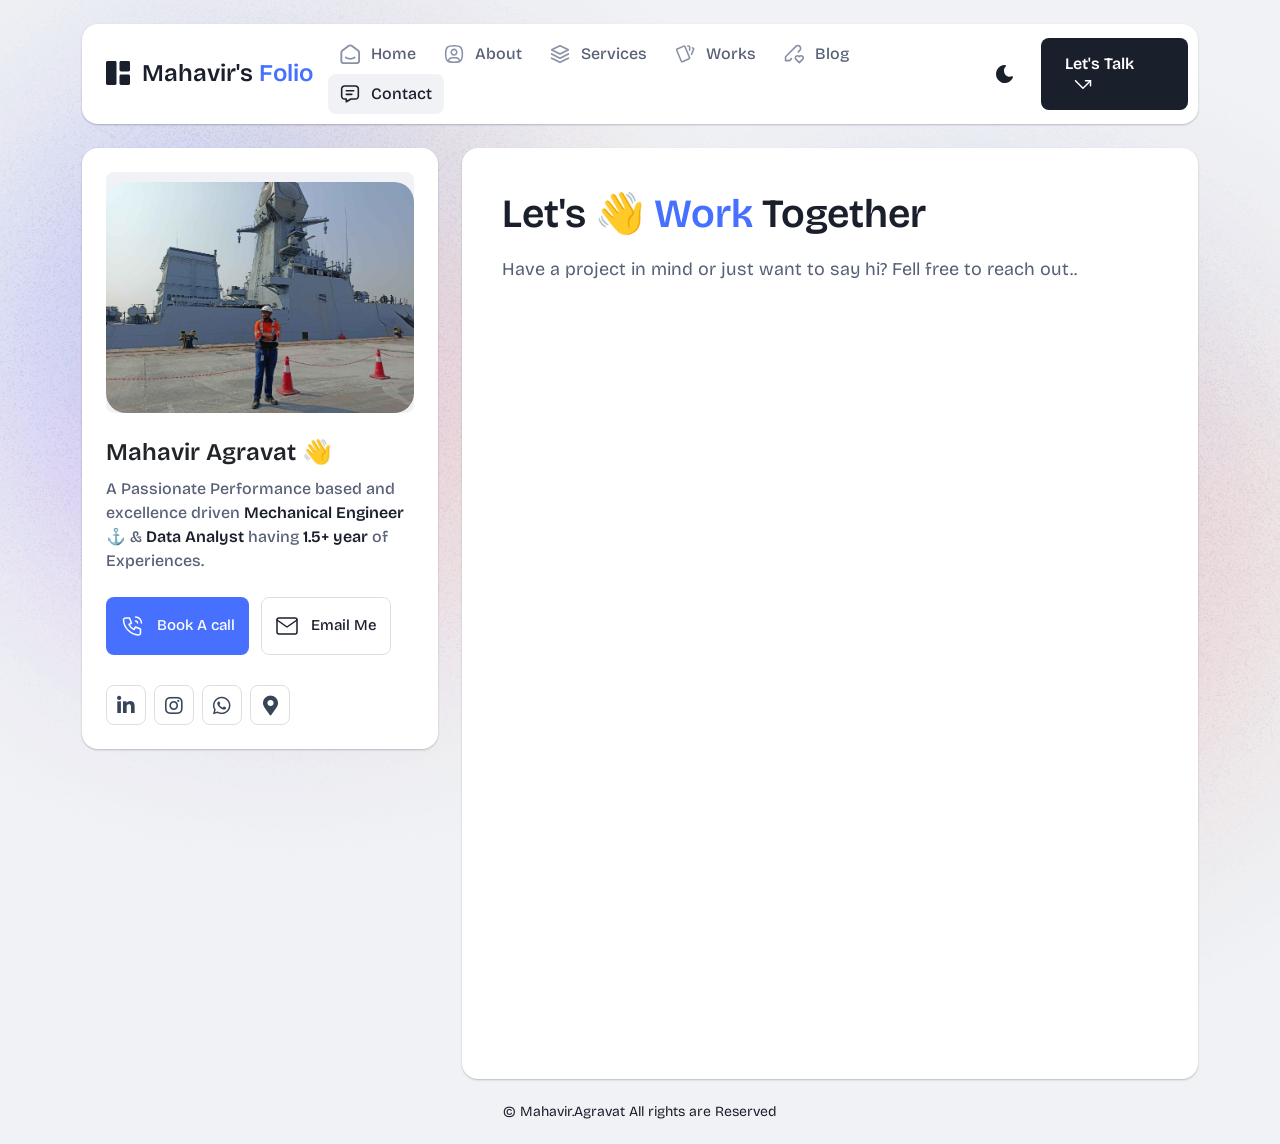
<file: contact.html>
<!DOCTYPE html>
<html lang="en">

<head>
  <meta charset="UTF-8">
  <meta http-equiv="X-UA-Compatible" content="IE=edge">
  <title>Mahavir's -Personal Portfolio </title>
  <meta name="description" content="Bentofolio - Bootstrap Personal Portfolio Template">
  <meta name="viewport" content="width=device-width, initial-scale=1">

  <link rel="shortcut icon" type="image/x-icon" href="assets/img/favicon.svg">
  <!-- Place favicon.ico in the root directory -->

  <!-- CSS here -->
  <link rel="stylesheet" href="assets/css/bootstrap.min.css">
  <link rel="stylesheet" href="assets/fontawsome/css/all.min.css">
  <link rel="stylesheet" href="assets/fontawsome/css/fontawesome.min.css">
  <link rel="stylesheet" href="assets/css/slick.css">
  <link rel="stylesheet" href="assets/css/magnific-popup.css">
  <link rel="stylesheet" href="assets/css/style.css">
  <link rel="stylesheet" href="assets/css/responsive.css">
</head>

<body>
  <div id="page-content">
    <!-- header part start -->
    <header class="header-area">
      <nav class="navbar">
        <div class="container">
          <div class="menu-container">
            <div class="logo">
              <a class="navbar-brand me-0" href="index.html">
                <svg width="24" height="24" viewBox="0 0 24 24" fill="none" xmlns="http://www.w3.org/2000/svg">
                  <path
                    d="M0 1.5C0 1.10218 0.158035 0.720644 0.43934 0.43934C0.720644 0.158035 1.10218 0 1.5 0L9 0C9.39782 0 9.77936 0.158035 10.0607 0.43934C10.342 0.720644 10.5 1.10218 10.5 1.5V22.5C10.5 22.8978 10.342 23.2794 10.0607 23.5607C9.77936 23.842 9.39782 24 9 24H1.5C1.10218 24 0.720644 23.842 0.43934 23.5607C0.158035 23.2794 0 22.8978 0 22.5V1.5ZM13.5 1.5C13.5 1.10218 13.658 0.720644 13.9393 0.43934C14.2206 0.158035 14.6022 0 15 0L22.5 0C22.8978 0 23.2794 0.158035 23.5607 0.43934C23.842 0.720644 24 1.10218 24 1.5V9C24 9.39782 23.842 9.77936 23.5607 10.0607C23.2794 10.342 22.8978 10.5 22.5 10.5H15C14.6022 10.5 14.2206 10.342 13.9393 10.0607C13.658 9.77936 13.5 9.39782 13.5 9V1.5ZM13.5 15C13.5 14.6022 13.658 14.2206 13.9393 13.9393C14.2206 13.658 14.6022 13.5 15 13.5H22.5C22.8978 13.5 23.2794 13.658 23.5607 13.9393C23.842 14.2206 24 14.6022 24 15V22.5C24 22.8978 23.842 23.2794 23.5607 23.5607C23.2794 23.842 22.8978 24 22.5 24H15C14.6022 24 14.2206 23.842 13.9393 23.5607C13.658 23.2794 13.5 22.8978 13.5 22.5V15Z"
                    class="logo-icon" />
                </svg>
                <span>Mahavir's <span class="primary">Folio</span></span>
              </a>
            </div>
            <div class="navbar-main d-flex flex-grow-1">
              <div class="logo inner-logo d-block d-xl-none">
                <a class="navbar-brand me-0" href="index.html">
                  <svg width="24" height="24" viewBox="0 0 24 24" fill="none" xmlns="http://www.w3.org/2000/svg">
                    <path
                      d="M0 1.5C0 1.10218 0.158035 0.720644 0.43934 0.43934C0.720644 0.158035 1.10218 0 1.5 0L9 0C9.39782 0 9.77936 0.158035 10.0607 0.43934C10.342 0.720644 10.5 1.10218 10.5 1.5V22.5C10.5 22.8978 10.342 23.2794 10.0607 23.5607C9.77936 23.842 9.39782 24 9 24H1.5C1.10218 24 0.720644 23.842 0.43934 23.5607C0.158035 23.2794 0 22.8978 0 22.5V1.5ZM13.5 1.5C13.5 1.10218 13.658 0.720644 13.9393 0.43934C14.2206 0.158035 14.6022 0 15 0L22.5 0C22.8978 0 23.2794 0.158035 23.5607 0.43934C23.842 0.720644 24 1.10218 24 1.5V9C24 9.39782 23.842 9.77936 23.5607 10.0607C23.2794 10.342 22.8978 10.5 22.5 10.5H15C14.6022 10.5 14.2206 10.342 13.9393 10.0607C13.658 9.77936 13.5 9.39782 13.5 9V1.5ZM13.5 15C13.5 14.6022 13.658 14.2206 13.9393 13.9393C14.2206 13.658 14.6022 13.5 15 13.5H22.5C22.8978 13.5 23.2794 13.658 23.5607 13.9393C23.842 14.2206 24 14.6022 24 15V22.5C24 22.8978 23.842 23.2794 23.5607 23.5607C23.2794 23.842 22.8978 24 22.5 24H15C14.6022 24 14.2206 23.842 13.9393 23.5607C13.658 23.2794 13.5 22.8978 13.5 22.5V15Z"
                      class="logo-icon" />
                  </svg>
                  <span>Bento<span class="primary">Folio</span></span>
                </a>
              </div>
              <ul class="navbar-info mx-auto">
                <li class="nav-item">
                  <a class="nav-link" aria-current="page" href="index.html">
                    <svg class="nav-icon" viewBox="0 0 15 15" fill="none" xmlns="http://www.w3.org/2000/svg">
                      <path
                        d="M13.475 4.92481L9.03083 1.46814C8.64082 1.16473 8.1608 1 7.66667 1C7.17254 1 6.69251 1.16473 6.3025 1.46814L1.8575 4.92481C1.59037 5.13254 1.37424 5.39858 1.22563 5.7026C1.07701 6.00662 0.99984 6.34058 1 6.67897V12.679C1 13.121 1.17559 13.5449 1.48816 13.8575C1.80072 14.17 2.22464 14.3456 2.66667 14.3456H12.6667C13.1087 14.3456 13.5326 14.17 13.8452 13.8575C14.1577 13.5449 14.3333 13.121 14.3333 12.679V6.67897C14.3333 5.99314 14.0167 5.34564 13.475 4.92481Z"
                        stroke-width="1.4" stroke-linecap="round" stroke-linejoin="round" />
                      <path d="M10.9753 10.1665C9.13359 11.2773 6.14859 11.2773 4.30859 10.1665" stroke-width="1.4"
                        stroke-linecap="round" stroke-linejoin="round" />
                    </svg>

                    <span>Home</span>
                  </a>
                </li>
                <li class="nav-item">
                  <a class="nav-link" href="about.html">
                    <svg class="nav-icon" viewBox="0 0 18 18" fill="none" xmlns="http://www.w3.org/2000/svg">
                      <path
                        d="M9 9.8335C9.66304 9.8335 10.2989 9.5701 10.7678 9.10126C11.2366 8.63242 11.5 7.99654 11.5 7.3335C11.5 6.67045 11.2366 6.03457 10.7678 5.56573C10.2989 5.09689 9.66304 4.8335 9 4.8335C8.33696 4.8335 7.70107 5.09689 7.23223 5.56573C6.76339 6.03457 6.5 6.67045 6.5 7.3335C6.5 7.99654 6.76339 8.63242 7.23223 9.10126C7.70107 9.5701 8.33696 9.8335 9 9.8335Z"
                        stroke-width="1.4" stroke-linecap="round" stroke-linejoin="round" />
                      <path
                        d="M9 1.5C15 1.5 16.5 3 16.5 9C16.5 15 15 16.5 9 16.5C3 16.5 1.5 15 1.5 9C1.5 3 3 1.5 9 1.5Z"
                        stroke-width="1.4" stroke-linecap="round" stroke-linejoin="round" />
                      <path
                        d="M4 15.7085V15.6668C4 14.7828 4.35119 13.9349 4.97631 13.3098C5.60143 12.6847 6.44928 12.3335 7.33333 12.3335H10.6667C11.5507 12.3335 12.3986 12.6847 13.0237 13.3098C13.6488 13.9349 14 14.7828 14 15.6668V15.7085"
                        stroke-width="1.4" stroke-linecap="round" stroke-linejoin="round" />
                    </svg>
                    About
                  </a>
                </li>
                <li class="nav-item">
                  <a class="nav-link" href="services.html">
                    <svg class="nav-icon" viewBox="0 0 16 16" fill="none" xmlns="http://www.w3.org/2000/svg">
                      <path d="M7.99967 1.3335L1.33301 4.66683L7.99967 8.00016L14.6663 4.66683L7.99967 1.3335Z"
                        stroke-width="1.4" stroke-linecap="round" stroke-linejoin="round" />
                      <path d="M1.33301 8L7.99967 11.3333L14.6663 8" stroke-width="1.4" stroke-linecap="round"
                        stroke-linejoin="round" />
                      <path d="M1.33301 11.3335L7.99967 14.6668L14.6663 11.3335" stroke-width="1.4"
                        stroke-linecap="round" stroke-linejoin="round" />
                    </svg>
                    Services
                  </a>
                </li>
                <li class="nav-item">
                  <a class="nav-link" href="portfolio.html">
                    <svg class="nav-icon" viewBox="0 0 18 17" fill="none" xmlns="http://www.w3.org/2000/svg">
                      <path
                        d="M2.00326 3.99733L7.95159 1.40649C8.04974 1.36442 8.15533 1.34243 8.26212 1.34181C8.3689 1.34119 8.47473 1.36196 8.57337 1.40289C8.67201 1.44382 8.76145 1.50408 8.83642 1.58013C8.9114 1.65617 8.97039 1.74646 9.00992 1.84566L13.1133 11.764C13.1985 11.9651 13.2014 12.1917 13.1213 12.3949C13.0412 12.5982 12.8845 12.7618 12.6849 12.8507L6.73742 15.4415C6.63922 15.4837 6.53356 15.5058 6.42668 15.5065C6.3198 15.5072 6.21387 15.4864 6.11514 15.4455C6.0164 15.4046 5.92688 15.3442 5.85184 15.2681C5.7768 15.192 5.71778 15.1016 5.67826 15.0023L1.57492 5.08316C1.48963 4.88204 1.48673 4.65546 1.56684 4.45222C1.64696 4.24898 1.80367 4.08616 2.00326 3.99733Z"
                        stroke-width="1.4" stroke-linecap="round" stroke-linejoin="round" />
                      <path
                        d="M11.5 1.3335H12.3333C12.5543 1.3335 12.7663 1.42129 12.9226 1.57757C13.0789 1.73385 13.1667 1.94582 13.1667 2.16683V5.0835"
                        stroke-width="1.4" stroke-linecap="round" stroke-linejoin="round" />
                      <path
                        d="M15.6663 3C15.8863 3.09333 16.0997 3.18083 16.3063 3.2625C16.5098 3.34882 16.6706 3.51241 16.7534 3.71729C16.8362 3.92217 16.8343 4.15155 16.748 4.355L14.833 8.83334"
                        stroke-width="1.4" stroke-linecap="round" stroke-linejoin="round" />
                    </svg>
                    Works
                  </a>
                </li>
                <li class="nav-item">
                  <a class="nav-link" href="blog.html">
                    <svg class="nav-icon" viewBox="0 0 17 16" fill="none" xmlns="http://www.w3.org/2000/svg">
                      <path
                        d="M12.1663 6.16676L13.4163 4.91676C13.6352 4.69789 13.8088 4.43805 13.9273 4.15208C14.0457 3.86612 14.1067 3.55962 14.1067 3.25009C14.1067 2.94056 14.0457 2.63406 13.9273 2.3481C13.8088 2.06213 13.6352 1.80229 13.4163 1.58342C13.1975 1.36455 12.9376 1.19094 12.6517 1.07248C12.3657 0.954033 12.0592 0.893066 11.7497 0.893066C11.4401 0.893066 11.1336 0.954033 10.8477 1.07248C10.5617 1.19094 10.3019 1.36455 10.083 1.58342L1.33301 10.3334V13.6668H4.66634L6.33301 12.0001"
                        stroke-width="1.4" stroke-linecap="round" stroke-linejoin="round" />
                      <path
                        d="M13.0004 15.3335L15.7921 12.5968C15.9633 12.4307 16.0995 12.232 16.1926 12.0124C16.2857 11.7927 16.3339 11.5567 16.3343 11.3181C16.3347 11.0796 16.2873 10.8434 16.1948 10.6235C16.1024 10.4035 15.9669 10.2044 15.7963 10.0377C15.448 9.69712 14.9806 9.50602 14.4935 9.50509C14.0065 9.50415 13.5383 9.69346 13.1888 10.0327L13.0021 10.216L12.8163 10.0327C12.4681 9.69237 12.0008 9.50143 11.5139 9.50049C11.0271 9.49956 10.5591 9.68871 10.2096 10.0277C10.0383 10.1937 9.9021 10.3924 9.80891 10.612C9.71572 10.8316 9.66746 11.0677 9.667 11.3062C9.66653 11.5447 9.71386 11.781 9.80619 12.0009C9.89853 12.2209 10.034 12.4201 10.2046 12.5868L13.0004 15.3335Z"
                        stroke-width="1.4" stroke-linecap="round" stroke-linejoin="round" />
                    </svg>
                    Blog
                  </a>
                </li>
                <li class="nav-item">
                  <a class="nav-link active" href="contact.html">
                    <svg class="nav-icon" viewBox="0 0 18 17" fill="none" xmlns="http://www.w3.org/2000/svg">
                      <path d="M5.66699 5.5H12.3337" stroke-width="1.4" stroke-linecap="round"
                        stroke-linejoin="round" />
                      <path d="M5.66699 8.8335H10.667" stroke-width="1.4" stroke-linecap="round"
                        stroke-linejoin="round" />
                      <path
                        d="M14 1.3335C14.663 1.3335 15.2989 1.59689 15.7678 2.06573C16.2366 2.53457 16.5 3.17045 16.5 3.8335V10.5002C16.5 11.1632 16.2366 11.7991 15.7678 12.2679C15.2989 12.7368 14.663 13.0002 14 13.0002H9.83333L5.66667 15.5002V13.0002H4C3.33696 13.0002 2.70107 12.7368 2.23223 12.2679C1.76339 11.7991 1.5 11.1632 1.5 10.5002V3.8335C1.5 3.17045 1.76339 2.53457 2.23223 2.06573C2.70107 1.59689 3.33696 1.3335 4 1.3335H14Z"
                        stroke-width="1.4" stroke-linecap="round" stroke-linejoin="round" />
                    </svg>
                    Contact
                  </a>
                </li>
              </ul>
              <div class="header-right-info d-flex align-items-center">
                <button class="theme-control-btn">
                  <span class="dark">
                    <svg width="24" height="24" viewBox="0 0 24 24" fill="none" xmlns="http://www.w3.org/2000/svg">
                      <path
                        d="M11.8005 3C10.207 3.0003 8.64356 3.44286 7.27683 4.28049C5.91011 5.11811 4.79139 6.31937 4.04002 7.75612C3.28865 9.19288 2.93281 10.8112 3.01046 12.4386C3.08811 14.0659 3.59633 15.6411 4.48091 16.9963C5.3655 18.3514 6.59326 19.4356 8.03324 20.1333C9.47322 20.8309 11.0714 21.1157 12.6573 20.9574C14.2432 20.7991 15.7573 20.2036 17.0381 19.2344C18.319 18.2652 19.3185 16.9587 19.9301 15.4542C20.2302 14.7162 19.5111 13.9746 18.7875 14.2752C17.5475 14.7888 16.1706 14.8418 14.8963 14.425C13.622 14.0082 12.5308 13.1479 11.8126 11.9937C11.0943 10.8396 10.7943 9.4645 10.9648 8.10764C11.1353 6.75077 11.7655 5.49792 12.7458 4.5669L12.8136 4.4949C13.2986 3.9279 12.913 3.0072 12.1464 3.0072H11.9122L11.8524 3.0018L11.7996 3H11.8005Z"
                        fill="#1A1F2C" />
                    </svg>
                    <small class="theme-text d-block d-xl-none">Change appearance</small>
                  </span>
                  <span class="light">
                    <svg width="24" height="24" viewBox="0 0 24 24" fill="none" xmlns="http://www.w3.org/2000/svg">
                      <path
                        d="M12 19C12.2449 19 12.4813 19.09 12.6644 19.2527C12.8474 19.4155 12.9643 19.6397 12.993 19.883L13 20V21C12.9997 21.2549 12.9021 21.5 12.7272 21.6854C12.5522 21.8707 12.313 21.9822 12.0586 21.9972C11.8042 22.0121 11.5536 21.9293 11.3582 21.7657C11.1627 21.6021 11.0371 21.3701 11.007 21.117L11 21V20C11 19.7348 11.1054 19.4804 11.2929 19.2929C11.4804 19.1054 11.7348 19 12 19Z"
                        fill="0FD7E41" />
                      <path
                        d="M18.3127 16.9099L18.4067 16.9929L19.1067 17.6929C19.2861 17.8729 19.3902 18.1144 19.398 18.3683C19.4057 18.6223 19.3165 18.8697 19.1485 19.0602C18.9804 19.2508 18.7462 19.3702 18.4933 19.3943C18.2403 19.4184 17.9877 19.3454 17.7867 19.1899L17.6927 19.1069L16.9927 18.4069C16.8202 18.2347 16.7165 18.0053 16.7012 17.7619C16.6859 17.5186 16.76 17.278 16.9097 17.0855C17.0593 16.893 17.2741 16.7618 17.5137 16.7166C17.7533 16.6713 18.0012 16.7152 18.2107 16.8399L18.3127 16.9099Z"
                        fill="#FD7E41" />
                      <path
                        d="M7.00747 16.993C7.17965 17.1652 7.28308 17.3943 7.29836 17.6373C7.31364 17.8803 7.23972 18.1206 7.09047 18.313L7.00747 18.407L6.30747 19.107C6.12751 19.2863 5.88604 19.3905 5.63209 19.3982C5.37814 19.406 5.13076 19.3168 4.94019 19.1487C4.74963 18.9807 4.63017 18.7464 4.60607 18.4935C4.58198 18.2406 4.65506 17.988 4.81047 17.787L4.89347 17.693L5.59347 16.993C5.781 16.8055 6.03531 16.7002 6.30047 16.7002C6.56563 16.7002 6.81994 16.8055 7.00747 16.993Z"
                        fill="#FD7E41" />
                      <path
                        d="M3.99987 11C4.25475 11.0003 4.4999 11.0979 4.68524 11.2728C4.87057 11.4478 4.9821 11.687 4.99704 11.9414C5.01198 12.1958 4.92919 12.4464 4.7656 12.6418C4.60201 12.8373 4.36996 12.9629 4.11687 12.993L3.99987 13H2.99987C2.74499 12.9997 2.49984 12.9021 2.3145 12.7272C2.12916 12.5522 2.01763 12.313 2.0027 12.0586C1.98776 11.8042 2.07054 11.5536 2.23413 11.3582C2.39772 11.1627 2.62977 11.0371 2.88287 11.007L2.99987 11H3.99987Z"
                        fill="#FD7E41" />
                      <path
                        d="M20.9999 11C21.2547 11.0003 21.4999 11.0979 21.6852 11.2728C21.8706 11.4478 21.9821 11.687 21.997 11.9414C22.012 12.1958 21.9292 12.4464 21.7656 12.6418C21.602 12.8373 21.37 12.9629 21.1169 12.993L20.9999 13H19.9999C19.745 12.9997 19.4998 12.9021 19.3145 12.7272C19.1292 12.5522 19.0176 12.313 19.0027 12.0586C18.9878 11.8042 19.0705 11.5536 19.2341 11.3582C19.3977 11.1627 19.6298 11.0371 19.8829 11.007L19.9999 11H20.9999Z"
                        fill="#FD7E41" />
                      <path
                        d="M6.21264 4.80985L6.30664 4.89285L7.00664 5.59285C7.18599 5.77281 7.29011 6.01429 7.29787 6.26824C7.30562 6.52219 7.21642 6.76957 7.04839 6.96013C6.88036 7.1507 6.64609 7.27016 6.39316 7.29425C6.14024 7.31834 5.88763 7.24526 5.68664 7.08985L5.59264 7.00685L4.89264 6.30685C4.72073 6.13453 4.61757 5.90543 4.6025 5.66248C4.58744 5.41954 4.6615 5.17945 4.8108 4.98721C4.9601 4.79497 5.1744 4.66378 5.41351 4.61824C5.65262 4.57271 5.90013 4.61594 6.10964 4.73985L6.21264 4.80985Z"
                        fill="#FD7E41" />
                      <path
                        d="M19.1071 4.89288C19.2793 5.06508 19.3827 5.29418 19.398 5.5372C19.4132 5.78023 19.3393 6.02048 19.1901 6.21288L19.1071 6.30688L18.4071 7.00688C18.2271 7.18623 17.9856 7.29036 17.7317 7.29811C17.4777 7.30587 17.2304 7.21667 17.0398 7.04864C16.8492 6.8806 16.7298 6.64633 16.7057 6.39341C16.6816 6.14049 16.7547 5.88788 16.9101 5.68688L16.9931 5.59288L17.6931 4.89288C17.8806 4.70541 18.1349 4.6001 18.4001 4.6001C18.6652 4.6001 18.9196 4.70541 19.1071 4.89288Z"
                        fill="#FD7E41" />
                      <path
                        d="M12 2C12.2449 2.00003 12.4813 2.08996 12.6644 2.25272C12.8474 2.41547 12.9643 2.63975 12.993 2.883L13 3V4C12.9997 4.25488 12.9021 4.50003 12.7272 4.68537C12.5522 4.8707 12.313 4.98223 12.0586 4.99717C11.8042 5.01211 11.5536 4.92933 11.3582 4.76573C11.1627 4.60214 11.0371 4.3701 11.007 4.117L11 4V3C11 2.73478 11.1054 2.48043 11.2929 2.29289C11.4804 2.10536 11.7348 2 12 2Z"
                        fill="#FD7E41" />
                      <path
                        d="M12 7C12.9797 6.99994 13.9378 7.28769 14.7553 7.8275C15.5729 8.36731 16.2138 9.1354 16.5986 10.0364C16.9833 10.9373 17.0949 11.9315 16.9195 12.8953C16.7441 13.8592 16.2893 14.7502 15.6118 15.4579C14.9343 16.1655 14.0638 16.6585 13.1085 16.8756C12.1532 17.0928 11.1552 17.0245 10.2383 16.6793C9.3215 16.334 8.52629 15.7271 7.95146 14.9338C7.37663 14.1405 7.04752 13.1958 7.005 12.217L7 12L7.005 11.783C7.06092 10.4958 7.61161 9.27978 8.54222 8.38866C9.47284 7.49754 10.7115 7.00007 12 7Z"
                        fill="#FD7E41" />
                    </svg>
                    <small class="theme-text d-block d-xl-none">Change appearance</small>
                  </span>
                </button>
                <a href="contact.html" class="lets-talk-btn">
                  Let's Talk
                  <svg class="icon" width="20" height="20" viewBox="0 0 20 20" fill="none"
                    xmlns="http://www.w3.org/2000/svg">
                    <path d="M17.5 11.6665V6.6665H12.5" stroke="white" stroke-width="1.5" stroke-linecap="round"
                      stroke-linejoin="round" />
                    <path d="M17.5 6.6665L10 14.1665L2.5 6.6665" stroke="white" stroke-width="1.5"
                      stroke-linecap="round" stroke-linejoin="round" />
                  </svg>
                </a>
              </div>
            </div>
            <div class="mobile-menu-overlay d-block d-lg-none"></div>
            <div class="mobile-menu-control-bar d-block d-xl-none">
              <button class="mobile-menu-control-bar">
                <i class="fas fa-bars"></i>
              </button>
            </div>
          </div>
        </div>
      </nav>
    </header>
    <!-- header part end -->

    <!-- main area part start -->
    <main>

      <section class="content-box-area mt-4">
        <div class="container">
          <div class="row g-4">
            <div class="col-xl-4">
              <div class="card profile-card">
                <div class="card-body">
                  <div class="image text-center">
                     <img src="assets/img/images/IMG20251205123824 (1).jpg" alt="Mahavir" style="width:100%; height: 100%; object-fit: cover; border-radius: 20px; display: block;">
                  </div>
                  <div class="text">
                    <h3 class="card-title">Mahavir Agravat 👋</h3>
                    <p>A Passionate Performance based and excellence driven <span> Mechanical Engineer </span> ⚓ & <span>Data Analyst</span> having
                      <span>1.5+ year</span> of Experiences.</p>
                    <div class="common-button-groups">
                      <a class="btn btn-call" href="tel: +919313788428">
                        <svg class="icon" width="25" height="24" viewBox="0 0 25 24" fill="none"
                          xmlns="http://www.w3.org/2000/svg">
                          <path
                            d="M5.5 4H9.5L11.5 9L9 10.5C10.071 12.6715 11.8285 14.429 14 15.5L15.5 13L20.5 15V19C20.5 19.5304 20.2893 20.0391 19.9142 20.4142C19.5391 20.7893 19.0304 21 18.5 21C14.5993 20.763 10.9202 19.1065 8.15683 16.3432C5.3935 13.5798 3.73705 9.90074 3.5 6C3.5 5.46957 3.71071 4.96086 4.08579 4.58579C4.46086 4.21071 4.96957 4 5.5 4Z"
                            stroke="white" stroke-width="1.5" stroke-linecap="round" stroke-linejoin="round" />
                          <path
                            d="M15.5 7C16.0304 7 16.5391 7.21071 16.9142 7.58579C17.2893 7.96086 17.5 8.46957 17.5 9"
                            stroke="white" stroke-width="1.5" stroke-linecap="round" stroke-linejoin="round" />
                          <path d="M15.5 3C17.0913 3 18.6174 3.63214 19.7426 4.75736C20.8679 5.88258 21.5 7.4087 21.5 9"
                            stroke="white" stroke-width="1.5" stroke-linecap="round" stroke-linejoin="round" />
                        </svg>
                        Book A call
                      </a>
                      <a class="btn btn-copy" href="mailto:mahaviragravat12@gmail.com">
    <svg class="icon" width="24" height="24" viewBox="0 0 24 24" fill="none" xmlns="http://www.w3.org/2000/svg">
        <path d="M4 4H20C21.1 4 22 4.9 22 6V18C22 19.1 21.1 20 20 20H4C2.9 20 2 19.1 2 18V6C2 4.9 2.9 4 4 4Z" stroke="currentColor" stroke-width="1.5" stroke-linecap="round" stroke-linejoin="round"/>
        <path d="M22 6L12 13L2 6" stroke="currentColor" stroke-width="1.5" stroke-linecap="round" stroke-linejoin="round"/>
    </svg>
    Email Me
</a>
</svg>
                      </button>
                    </div>
                    <div class="social-media-icon">
                      <ul class="list-unstyled">
                        <li><a href="https://www.linkedin.com/in/mahaviragravat"><i class="fab fa-linkedin-in"></i></a></li>
                        <li><a href="https://www.instagram.com/mahavir.agravat?igsh=ZmpmZWFnaDZkaWN2"><i class="fab fa-instagram"></i></a></li>
                        <li><a href="https://wa.me/919313788428"><i class="fab fa-whatsapp"></i></a></li>
                        <li><a href="https://maps.app.goo.gl/gQ7U1d5hHeA6MWMX7" target="_blank"><i class="fas fa-map-marker-alt"></i></a></li>
                      </ul>
                    </div>
                  </div>
                </div>
              </div>
            </div>
            <div class="col-xl-8">
              <div class="card content-box-card">
                <div class="card-body portfolio-card contact-card">
                  <div class="top-info">
                    <div class="text">
                      <h1 class="main-title">Let's 👋 <span>Work</span> Together</h1>
                      <p>Have a project in mind or just want to say hi? Fell free to reach out..</p>
                      <div class="contact-form">
    <iframe src="https://docs.google.com/forms/d/e/1FAIpQLSewurrcpjvFrep7HTzrg0NSC7hbPd4AjvELSwRwsxGQ_rpEUA/viewform?usp=dialog" width="100%" height="700" frameborder="0" marginheight="0" marginwidth="0">Loading…</iframe>
</div>
                    </div>
                  <!-- </div>
                  <div class="contact-area">
                    <div class="leave-comments-area">
                      <div class="comments-box">
                        <form id="contact-form" action=https://docs.google.com/forms/d/e/1FAIpQLSewurrcpjvFrep7HTzrg0NSC7hbPd4AjvELSwRwsxGQ_rpEUA/viewform?usp=dialog" method="POST">
                          <div class="row gx-3">
                            <div class="col-md-6">
                              <div class="mb-4">
                                <label class="form-label">Name</label>
                                <input name="name" required type="text" class="form-control shadow-none" placeholder="Enter your name">
                              </div>
                            </div>
                            <div class="col-md-6">
                              <div class="mb-4">
                                <label class="form-label">Email</label>
                                <input name="email" required type="email" class="form-control shadow-none" placeholder="Enter your email">
                              </div>
                            </div>
                            <div class="col-md-6">
                              <div class="mb-4">
                                <label class="form-label">Subject</label>
                                <input name="subject" required type="text" class="form-control shadow-none" placeholder="Subject">
                              </div>
                            </div>
                            <div class="col-md-6">
                              <div class="mb-4">
                                <label class="form-label">Budget</label>
                                <select name="budget" required class="form-select shadow-none">
                                  <option disabled selected>Select budget...</option>
                                  <option value="$5000">$5000</option>
                                  <option value="$5000 - $1000">$5000 - $10000</option>
                                  <option value="$10000 - $2000">$10000 - $20000</option>
                                  <option value="$20000">$20000+</option>
                                </select>
                              </div>
                            </div>
                            <div class="col-md-12">
                              <div class="mb-4">
                                <label class="form-label">Comment</label>
                                <textarea name="message" class="form-control shadow-none" rows="4"
                                  placeholder="Type details about your inquiry"></textarea>
                              </div>
                            </div>
                            <div class="col-md-12">
                              <button class="submit-btn" type="submit">
                                Send Message
                                <svg class="icon" width="20" height="20" viewBox="0 0 20 20" fill="none"
                                  xmlns="http://www.w3.org/2000/svg">
                                  <path d="M17.5 11.6665V6.6665H12.5" stroke="white" stroke-width="1.5"
                                    stroke-linecap="round" stroke-linejoin="round"></path>
                                  <path d="M17.5 6.6665L10 14.1665L2.5 6.6665" stroke="white" stroke-width="1.5"
                                    stroke-linecap="round" stroke-linejoin="round"></path>
                                </svg>
                              </button>
                            </div>
                          </div>
                        </form>
                        <p class="ajax-response mb-0"></p>
                      </div>
                    </div>
                    <div class="contact-map-area">
                      <iframe
                        src="https://www.google.com/maps/embed?pb=!1m18!1m12!1m3!1d193595.25280012016!2d-74.14448732737499!3d40.69763123331177!2m3!1f0!2f0!3f0!3m2!1i1024!2i768!4f13.1!3m3!1m2!1s0x89c24fa5d33f083b%3A0xc80b8f06e177fe62!2sNew%20York%2C%20NY%2C%20USA!5e0!3m2!1sen!2sbd!4v1711832776336!5m2!1sen!2sbd"
                        allowfullscreen="" loading="lazy" referrerpolicy="no-referrer-when-downgrade"></iframe>
                    </div>
                    <div class="frequently-asked-questions">
                      <h2 class="main-common-title">Frequently Asked Questions
                      </h2>
                      <div class="frequently-asked-questions-main">
                        <div class="accordion" id="accordionExample">
                          <div class="accordion-item">
                            <h4 class="accordion-header" id="headingOne">
                              <button class="accordion-button" type="button" data-bs-toggle="collapse"
                                data-bs-target="#collapseOne" aria-expanded="true" aria-controls="collapseOne">
                                What does a product designer need to know?
                                <span class="ms-auto">
                                  <span class="icon ms-4">
                                    <img class="icon-plus" src="assets/img/icons/plus.svg" alt="plus">
                                    <img class="icon-minus d-none" src="assets/img/icons/minus.svg" alt="minus">
                                  </span>
                                </span>
                              </button>
                            </h4> -->
                            <!-- <div id="collapseOne" class="accordion-collapse collapse show" aria-labelledby="headingOne"
                              data-bs-parent="#accordionExample">
                              <div class="accordion-body">
                                <p></p>
                              </div>
                            </div>
                          </div>
                          <div class="accordion-item">
                            <h4 class="accordion-header" id="headingTwo">
                              <button class="accordion-button collapsed" type="button" data-bs-toggle="collapse"
                                data-bs-target="#collapseTwo" aria-expanded="false" aria-controls="collapseTwo">
                                What does a product designer need to know?
                                <span class="ms-auto">
                                  <span class="icon ms-4">
                                    <img class="icon-plus" src="assets/img/icons/plus.svg" alt="plus">
                                    <img class="icon-minus d-none" src="assets/img/icons/minus.svg" alt="minus">
                                  </span>
                                </span>
                              </button>
                            </h4>
                            <div id="collapseTwo" class="accordion-collapse collapse" aria-labelledby="headingTwo"
                              data-bs-parent="#accordionExample">
                              <div class="accordion-body">
                                <p>I'm here to help if you're searching for a product designer to bring your idea to
                                  life
                                  or
                                  a design partner to help take your business to the next level.</p>
                              </div>
                            </div>
                          </div>
                          <div class="accordion-item">
                            <h4 class="accordion-header" id="headingThree">
                              <button class="accordion-button collapsed" type="button" data-bs-toggle="collapse"
                                data-bs-target="#collapseThree" aria-expanded="false" aria-controls="collapseThree">
                                What does a product designer need to know?
                                <span class="ms-auto">
                                  <span class="icon ms-4">
                                    <img class="icon-plus" src="assets/img/icons/plus.svg" alt="plus">
                                    <img class="icon-minus d-none" src="assets/img/icons/minus.svg" alt="minus">
                                  </span>
                                </span>
                              </button>
                            </h4>
                            <div id="collapseThree" class="accordion-collapse collapse" aria-labelledby="headingThree"
                              data-bs-parent="#accordionExample">
                              <div class="accordion-body">
                                <p>I'm here to help if you're searching for a product designer to bring your idea to
                                  life
                                  or
                                  a design partner to help take your business to the next level.</p>
                              </div>
                            </div>
                          </div>
                          <div class="accordion-item">
                            <h4 class="accordion-header" id="headingFour">
                              <button class="accordion-button collapsed" type="button" data-bs-toggle="collapse"
                                data-bs-target="#collapseFour" aria-expanded="false" aria-controls="collapseFour">
                                What does a product designer need to know?
                                <span class="ms-auto">
                                  <span class="icon ms-4">
                                    <img class="icon-plus" src="assets/img/icons/plus.svg" alt="plus">
                                    <img class="icon-minus d-none" src="assets/img/icons/minus.svg" alt="minus">
                                  </span>
                                </span>
                              </button>
                            </h4>
                            <div id="collapseFour" class="accordion-collapse collapse" aria-labelledby="headingFour"
                              data-bs-parent="#accordionExample">
                              <div class="accordion-body">
                                <p>I'm here to help if you're searching for a product designer to bring your idea to
                                  life
                                  or
                                  a design partner to help take your business to the next level.</p>
                              </div>
                            </div>
                          </div>
                          <div class="accordion-item">
                            <h4 class="accordion-header" id="headingFive">
                              <button class="accordion-button collapsed" type="button" data-bs-toggle="collapse"
                                data-bs-target="#collapseFive" aria-expanded="false" aria-controls="collapseFive">
                                What does a product designer need to know?
                                <span class="ms-auto">
                                  <span class="icon ms-4">
                                    <img class="icon-plus" src="assets/img/icons/plus.svg" alt="plus">
                                    <img class="icon-minus d-none" src="assets/img/icons/minus.svg" alt="minus">
                                  </span>
                                </span>
                              </button>
                            </h4>
                            <div id="collapseFive" class="accordion-collapse collapse" aria-labelledby="headingFive"
                              data-bs-parent="#accordionExample">
                              <div class="accordion-body">
                                <p>I'm here to help if you're searching for a product designer to bring your idea to
                                  life
                                  or
                                  a design partner to help take your business to the next level.</p>
                              </div>
                            </div>
                          </div>
                        </div>
                      </div>
                    </div>
                  </div>
                </div>
              </div> -->
            </div>
          </div>
        </div>
      </section>

      <!-- background shape area start -->
      <div class="background-shapes">
        <div class="shape-1 common-shape">
          <img src="assets/img/bg/banner-shape-1.png" alt="banner-shape-1">
        </div>
        <div class="shape-2 common-shape">
          <img src="assets/img/bg/banner-shape-1.png" alt="banner-shape-1">
        </div>
        <div class="threed-shape-1 move-with-cursor" data-value="1">
          <img src="assets/img/bg/object-3d-1.png" alt="object-3d-1">
        </div>
        <div class="threed-shape-2 move-with-cursor" data-value="1">
          <img src="assets/img/bg/object-3d-2.png" alt="object-3d-2">
        </div>
      </div>
      <!-- background shape area end -->
    </main>
    <!-- main area part end -->

    <!-- footer part start -->
    <footer class="footer-area">
      <div class="container">
        <div class="text text-center">
          <p>&copy  Mahavir.Agravat All rights are Reserved</p>
        </div>
      </div>
    </footer>
    <!-- footer part end -->
  </div>

  <!-- JS here -->
  <script src="assets/js/vendor/jquery-3.6.0.min.js"></script>
  <script src="assets/js/bootstrap.bundle.min.js"></script>
  <script src="assets/js/jquery.magnific-popup.min.js"></script>
  <script src="assets/js/ajax-form.js"></script>
  <script src="assets/js/clipboard.min.js"></script>
  <script src="assets/js/slick.min.js"></script>
  <script src="assets/js/script.js"></script>
</body>


</html>
</file>
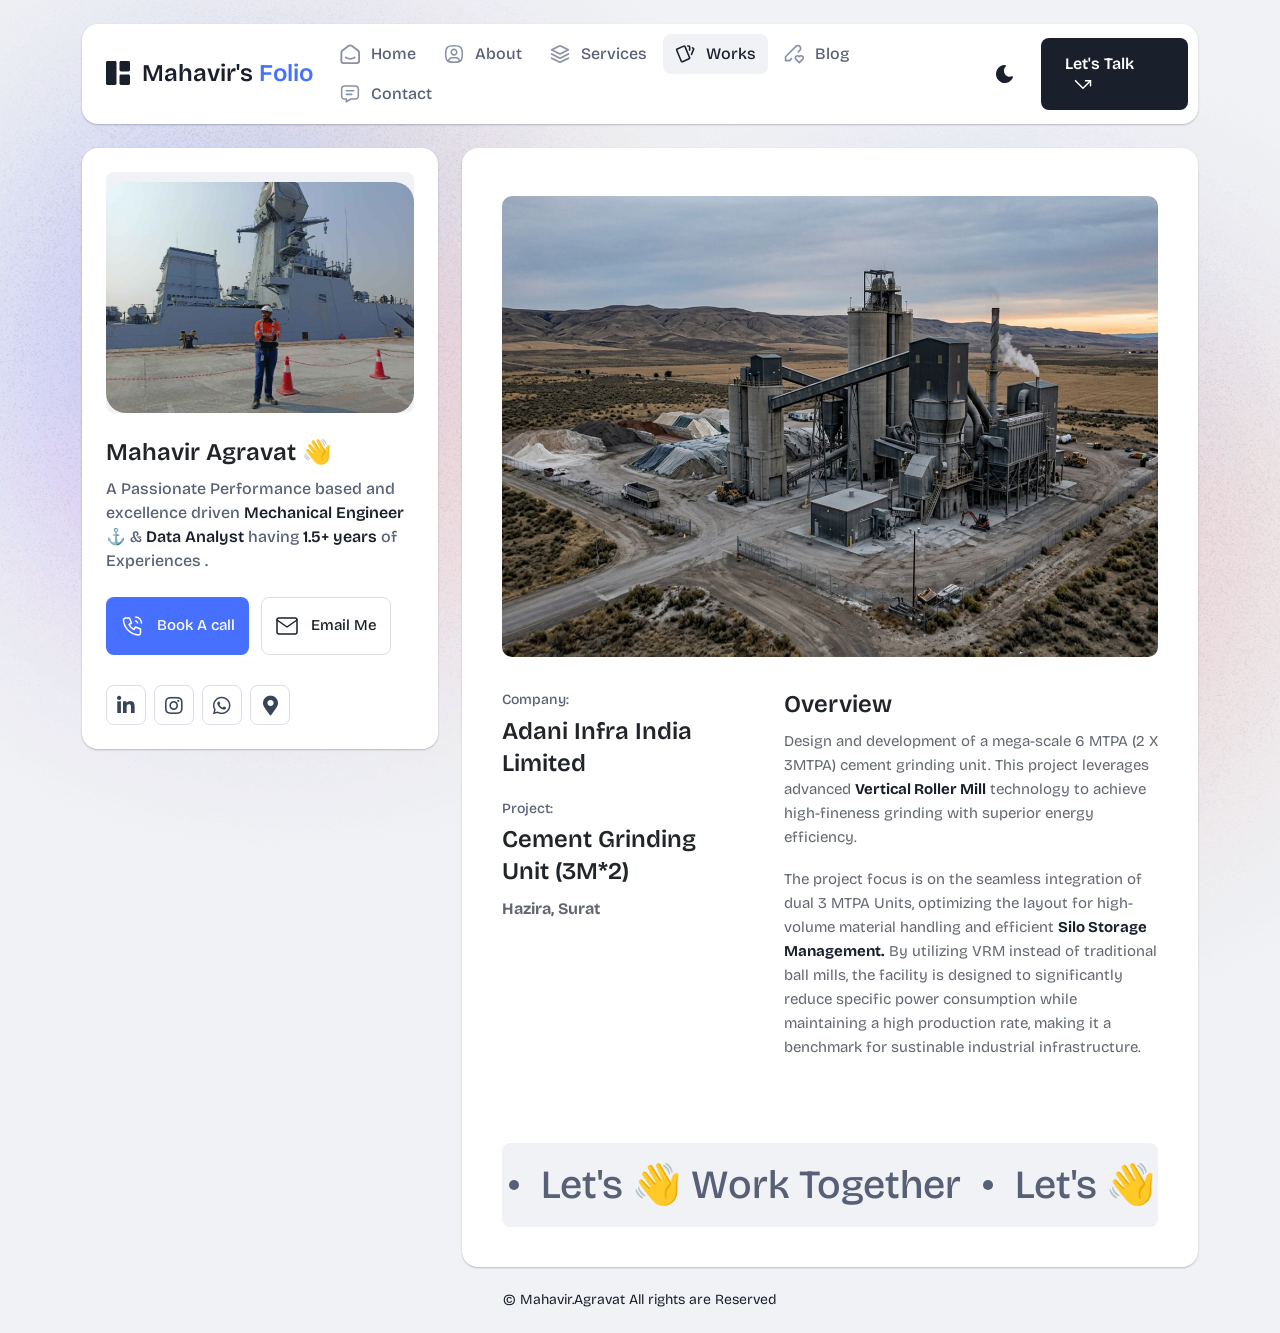
<file: portfolio-details.html>
<!DOCTYPE html>
<html lang="en">

<head>
  <meta charset="UTF-8">
  <meta http-equiv="X-UA-Compatible" content="IE=edge">
  <title>Mahavir's -Personal Portfolio </title>
  <meta name="description" content="Mahavir's -Personal Portfolio">
  <meta name="viewport" content="width=device-width, initial-scale=1">

  <link rel="shortcut icon" type="image/x-icon" href="assets/img/favicon.svg">
  <!-- Place favicon.ico in the root directory -->

  <!-- CSS here -->
  <link rel="stylesheet" href="assets/css/bootstrap.min.css">
  <link rel="stylesheet" href="assets/fontawsome/css/all.min.css">
  <link rel="stylesheet" href="assets/fontawsome/css/fontawesome.min.css">
  <link rel="stylesheet" href="assets/css/slick.css">
  <link rel="stylesheet" href="assets/css/magnific-popup.css">
  <link rel="stylesheet" href="assets/css/style.css">
  <link rel="stylesheet" href="assets/css/responsive.css">
</head>

<body>
  <div id="page-content">
    <!-- header part start -->
    <header class="header-area">
      <nav class="navbar">
        <div class="container">
          <div class="menu-container">
            <div class="logo">
              <a class="navbar-brand me-0" href="index.html">
                <svg width="24" height="24" viewBox="0 0 24 24" fill="none" xmlns="http://www.w3.org/2000/svg">
                  <path
                    d="M0 1.5C0 1.10218 0.158035 0.720644 0.43934 0.43934C0.720644 0.158035 1.10218 0 1.5 0L9 0C9.39782 0 9.77936 0.158035 10.0607 0.43934C10.342 0.720644 10.5 1.10218 10.5 1.5V22.5C10.5 22.8978 10.342 23.2794 10.0607 23.5607C9.77936 23.842 9.39782 24 9 24H1.5C1.10218 24 0.720644 23.842 0.43934 23.5607C0.158035 23.2794 0 22.8978 0 22.5V1.5ZM13.5 1.5C13.5 1.10218 13.658 0.720644 13.9393 0.43934C14.2206 0.158035 14.6022 0 15 0L22.5 0C22.8978 0 23.2794 0.158035 23.5607 0.43934C23.842 0.720644 24 1.10218 24 1.5V9C24 9.39782 23.842 9.77936 23.5607 10.0607C23.2794 10.342 22.8978 10.5 22.5 10.5H15C14.6022 10.5 14.2206 10.342 13.9393 10.0607C13.658 9.77936 13.5 9.39782 13.5 9V1.5ZM13.5 15C13.5 14.6022 13.658 14.2206 13.9393 13.9393C14.2206 13.658 14.6022 13.5 15 13.5H22.5C22.8978 13.5 23.2794 13.658 23.5607 13.9393C23.842 14.2206 24 14.6022 24 15V22.5C24 22.8978 23.842 23.2794 23.5607 23.5607C23.2794 23.842 22.8978 24 22.5 24H15C14.6022 24 14.2206 23.842 13.9393 23.5607C13.658 23.2794 13.5 22.8978 13.5 22.5V15Z"
                    class="logo-icon" />
                </svg>
                <span>Mahavir's <span class="primary">Folio</span></span>
              </a>
            </div>
            <div class="navbar-main d-flex flex-grow-1">
              <div class="logo inner-logo d-block d-xl-none">
                <a class="navbar-brand me-0" href="index.html">
                  <svg width="24" height="24" viewBox="0 0 24 24" fill="none" xmlns="http://www.w3.org/2000/svg">
                    <path
                      d="M0 1.5C0 1.10218 0.158035 0.720644 0.43934 0.43934C0.720644 0.158035 1.10218 0 1.5 0L9 0C9.39782 0 9.77936 0.158035 10.0607 0.43934C10.342 0.720644 10.5 1.10218 10.5 1.5V22.5C10.5 22.8978 10.342 23.2794 10.0607 23.5607C9.77936 23.842 9.39782 24 9 24H1.5C1.10218 24 0.720644 23.842 0.43934 23.5607C0.158035 23.2794 0 22.8978 0 22.5V1.5ZM13.5 1.5C13.5 1.10218 13.658 0.720644 13.9393 0.43934C14.2206 0.158035 14.6022 0 15 0L22.5 0C22.8978 0 23.2794 0.158035 23.5607 0.43934C23.842 0.720644 24 1.10218 24 1.5V9C24 9.39782 23.842 9.77936 23.5607 10.0607C23.2794 10.342 22.8978 10.5 22.5 10.5H15C14.6022 10.5 14.2206 10.342 13.9393 10.0607C13.658 9.77936 13.5 9.39782 13.5 9V1.5ZM13.5 15C13.5 14.6022 13.658 14.2206 13.9393 13.9393C14.2206 13.658 14.6022 13.5 15 13.5H22.5C22.8978 13.5 23.2794 13.658 23.5607 13.9393C23.842 14.2206 24 14.6022 24 15V22.5C24 22.8978 23.842 23.2794 23.5607 23.5607C23.2794 23.842 22.8978 24 22.5 24H15C14.6022 24 14.2206 23.842 13.9393 23.5607C13.658 23.2794 13.5 22.8978 13.5 22.5V15Z"
                      class="logo-icon" />
                  </svg>
                  <span>Mahavir"s <span class="primary">Folio</span></span>
                </a>
              </div>
              <ul class="navbar-info mx-auto">
                <li class="nav-item">
                  <a class="nav-link" aria-current="page" href="index.html">
                    <svg class="nav-icon" viewBox="0 0 15 15" fill="none" xmlns="http://www.w3.org/2000/svg">
                      <path
                        d="M13.475 4.92481L9.03083 1.46814C8.64082 1.16473 8.1608 1 7.66667 1C7.17254 1 6.69251 1.16473 6.3025 1.46814L1.8575 4.92481C1.59037 5.13254 1.37424 5.39858 1.22563 5.7026C1.07701 6.00662 0.99984 6.34058 1 6.67897V12.679C1 13.121 1.17559 13.5449 1.48816 13.8575C1.80072 14.17 2.22464 14.3456 2.66667 14.3456H12.6667C13.1087 14.3456 13.5326 14.17 13.8452 13.8575C14.1577 13.5449 14.3333 13.121 14.3333 12.679V6.67897C14.3333 5.99314 14.0167 5.34564 13.475 4.92481Z"
                        stroke-width="1.4" stroke-linecap="round" stroke-linejoin="round" />
                      <path d="M10.9753 10.1665C9.13359 11.2773 6.14859 11.2773 4.30859 10.1665" stroke-width="1.4"
                        stroke-linecap="round" stroke-linejoin="round" />
                    </svg>

                    <span>Home</span>
                  </a>
                </li>
                <li class="nav-item">
                  <a class="nav-link" href="about.html">
                    <svg class="nav-icon" viewBox="0 0 18 18" fill="none" xmlns="http://www.w3.org/2000/svg">
                      <path
                        d="M9 9.8335C9.66304 9.8335 10.2989 9.5701 10.7678 9.10126C11.2366 8.63242 11.5 7.99654 11.5 7.3335C11.5 6.67045 11.2366 6.03457 10.7678 5.56573C10.2989 5.09689 9.66304 4.8335 9 4.8335C8.33696 4.8335 7.70107 5.09689 7.23223 5.56573C6.76339 6.03457 6.5 6.67045 6.5 7.3335C6.5 7.99654 6.76339 8.63242 7.23223 9.10126C7.70107 9.5701 8.33696 9.8335 9 9.8335Z"
                        stroke-width="1.4" stroke-linecap="round" stroke-linejoin="round" />
                      <path
                        d="M9 1.5C15 1.5 16.5 3 16.5 9C16.5 15 15 16.5 9 16.5C3 16.5 1.5 15 1.5 9C1.5 3 3 1.5 9 1.5Z"
                        stroke-width="1.4" stroke-linecap="round" stroke-linejoin="round" />
                      <path
                        d="M4 15.7085V15.6668C4 14.7828 4.35119 13.9349 4.97631 13.3098C5.60143 12.6847 6.44928 12.3335 7.33333 12.3335H10.6667C11.5507 12.3335 12.3986 12.6847 13.0237 13.3098C13.6488 13.9349 14 14.7828 14 15.6668V15.7085"
                        stroke-width="1.4" stroke-linecap="round" stroke-linejoin="round" />
                    </svg>
                    About
                  </a>
                </li>
                <li class="nav-item">
                  <a class="nav-link" href="services.html">
                    <svg class="nav-icon" viewBox="0 0 16 16" fill="none" xmlns="http://www.w3.org/2000/svg">
                      <path d="M7.99967 1.3335L1.33301 4.66683L7.99967 8.00016L14.6663 4.66683L7.99967 1.3335Z"
                        stroke-width="1.4" stroke-linecap="round" stroke-linejoin="round" />
                      <path d="M1.33301 8L7.99967 11.3333L14.6663 8" stroke-width="1.4" stroke-linecap="round"
                        stroke-linejoin="round" />
                      <path d="M1.33301 11.3335L7.99967 14.6668L14.6663 11.3335" stroke-width="1.4"
                        stroke-linecap="round" stroke-linejoin="round" />
                    </svg>
                    Services
                  </a>
                </li>
                <li class="nav-item">
                  <a class="nav-link active" href="portfolio.html">
                    <svg class="nav-icon" viewBox="0 0 18 17" fill="none" xmlns="http://www.w3.org/2000/svg">
                      <path
                        d="M2.00326 3.99733L7.95159 1.40649C8.04974 1.36442 8.15533 1.34243 8.26212 1.34181C8.3689 1.34119 8.47473 1.36196 8.57337 1.40289C8.67201 1.44382 8.76145 1.50408 8.83642 1.58013C8.9114 1.65617 8.97039 1.74646 9.00992 1.84566L13.1133 11.764C13.1985 11.9651 13.2014 12.1917 13.1213 12.3949C13.0412 12.5982 12.8845 12.7618 12.6849 12.8507L6.73742 15.4415C6.63922 15.4837 6.53356 15.5058 6.42668 15.5065C6.3198 15.5072 6.21387 15.4864 6.11514 15.4455C6.0164 15.4046 5.92688 15.3442 5.85184 15.2681C5.7768 15.192 5.71778 15.1016 5.67826 15.0023L1.57492 5.08316C1.48963 4.88204 1.48673 4.65546 1.56684 4.45222C1.64696 4.24898 1.80367 4.08616 2.00326 3.99733Z"
                        stroke-width="1.4" stroke-linecap="round" stroke-linejoin="round" />
                      <path
                        d="M11.5 1.3335H12.3333C12.5543 1.3335 12.7663 1.42129 12.9226 1.57757C13.0789 1.73385 13.1667 1.94582 13.1667 2.16683V5.0835"
                        stroke-width="1.4" stroke-linecap="round" stroke-linejoin="round" />
                      <path
                        d="M15.6663 3C15.8863 3.09333 16.0997 3.18083 16.3063 3.2625C16.5098 3.34882 16.6706 3.51241 16.7534 3.71729C16.8362 3.92217 16.8343 4.15155 16.748 4.355L14.833 8.83334"
                        stroke-width="1.4" stroke-linecap="round" stroke-linejoin="round" />
                    </svg>
                    Works
                  </a>
                </li>
                <li class="nav-item">
                  <a class="nav-link" href="blog.html">
                    <svg class="nav-icon" viewBox="0 0 17 16" fill="none" xmlns="http://www.w3.org/2000/svg">
                      <path
                        d="M12.1663 6.16676L13.4163 4.91676C13.6352 4.69789 13.8088 4.43805 13.9273 4.15208C14.0457 3.86612 14.1067 3.55962 14.1067 3.25009C14.1067 2.94056 14.0457 2.63406 13.9273 2.3481C13.8088 2.06213 13.6352 1.80229 13.4163 1.58342C13.1975 1.36455 12.9376 1.19094 12.6517 1.07248C12.3657 0.954033 12.0592 0.893066 11.7497 0.893066C11.4401 0.893066 11.1336 0.954033 10.8477 1.07248C10.5617 1.19094 10.3019 1.36455 10.083 1.58342L1.33301 10.3334V13.6668H4.66634L6.33301 12.0001"
                        stroke-width="1.4" stroke-linecap="round" stroke-linejoin="round" />
                      <path
                        d="M13.0004 15.3335L15.7921 12.5968C15.9633 12.4307 16.0995 12.232 16.1926 12.0124C16.2857 11.7927 16.3339 11.5567 16.3343 11.3181C16.3347 11.0796 16.2873 10.8434 16.1948 10.6235C16.1024 10.4035 15.9669 10.2044 15.7963 10.0377C15.448 9.69712 14.9806 9.50602 14.4935 9.50509C14.0065 9.50415 13.5383 9.69346 13.1888 10.0327L13.0021 10.216L12.8163 10.0327C12.4681 9.69237 12.0008 9.50143 11.5139 9.50049C11.0271 9.49956 10.5591 9.68871 10.2096 10.0277C10.0383 10.1937 9.9021 10.3924 9.80891 10.612C9.71572 10.8316 9.66746 11.0677 9.667 11.3062C9.66653 11.5447 9.71386 11.781 9.80619 12.0009C9.89853 12.2209 10.034 12.4201 10.2046 12.5868L13.0004 15.3335Z"
                        stroke-width="1.4" stroke-linecap="round" stroke-linejoin="round" />
                    </svg>
                    Blog
                  </a>
                </li>
                <li class="nav-item">
                  <a class="nav-link" href="contact.html">
                    <svg class="nav-icon" viewBox="0 0 18 17" fill="none" xmlns="http://www.w3.org/2000/svg">
                      <path d="M5.66699 5.5H12.3337" stroke-width="1.4" stroke-linecap="round"
                        stroke-linejoin="round" />
                      <path d="M5.66699 8.8335H10.667" stroke-width="1.4" stroke-linecap="round"
                        stroke-linejoin="round" />
                      <path
                        d="M14 1.3335C14.663 1.3335 15.2989 1.59689 15.7678 2.06573C16.2366 2.53457 16.5 3.17045 16.5 3.8335V10.5002C16.5 11.1632 16.2366 11.7991 15.7678 12.2679C15.2989 12.7368 14.663 13.0002 14 13.0002H9.83333L5.66667 15.5002V13.0002H4C3.33696 13.0002 2.70107 12.7368 2.23223 12.2679C1.76339 11.7991 1.5 11.1632 1.5 10.5002V3.8335C1.5 3.17045 1.76339 2.53457 2.23223 2.06573C2.70107 1.59689 3.33696 1.3335 4 1.3335H14Z"
                        stroke-width="1.4" stroke-linecap="round" stroke-linejoin="round" />
                    </svg>
                    Contact
                  </a>
                </li>
              </ul>
              <div class="header-right-info d-flex align-items-center">
                <button class="theme-control-btn">
                  <span class="dark">
                    <svg width="24" height="24" viewBox="0 0 24 24" fill="none" xmlns="http://www.w3.org/2000/svg">
                      <path
                        d="M11.8005 3C10.207 3.0003 8.64356 3.44286 7.27683 4.28049C5.91011 5.11811 4.79139 6.31937 4.04002 7.75612C3.28865 9.19288 2.93281 10.8112 3.01046 12.4386C3.08811 14.0659 3.59633 15.6411 4.48091 16.9963C5.3655 18.3514 6.59326 19.4356 8.03324 20.1333C9.47322 20.8309 11.0714 21.1157 12.6573 20.9574C14.2432 20.7991 15.7573 20.2036 17.0381 19.2344C18.319 18.2652 19.3185 16.9587 19.9301 15.4542C20.2302 14.7162 19.5111 13.9746 18.7875 14.2752C17.5475 14.7888 16.1706 14.8418 14.8963 14.425C13.622 14.0082 12.5308 13.1479 11.8126 11.9937C11.0943 10.8396 10.7943 9.4645 10.9648 8.10764C11.1353 6.75077 11.7655 5.49792 12.7458 4.5669L12.8136 4.4949C13.2986 3.9279 12.913 3.0072 12.1464 3.0072H11.9122L11.8524 3.0018L11.7996 3H11.8005Z"
                        fill="#1A1F2C" />
                    </svg>
                    <small class="theme-text d-block d-xl-none">Change appearance</small>
                  </span>
                  <span class="light">
                    <svg width="24" height="24" viewBox="0 0 24 24" fill="none" xmlns="http://www.w3.org/2000/svg">
                      <path
                        d="M12 19C12.2449 19 12.4813 19.09 12.6644 19.2527C12.8474 19.4155 12.9643 19.6397 12.993 19.883L13 20V21C12.9997 21.2549 12.9021 21.5 12.7272 21.6854C12.5522 21.8707 12.313 21.9822 12.0586 21.9972C11.8042 22.0121 11.5536 21.9293 11.3582 21.7657C11.1627 21.6021 11.0371 21.3701 11.007 21.117L11 21V20C11 19.7348 11.1054 19.4804 11.2929 19.2929C11.4804 19.1054 11.7348 19 12 19Z"
                        fill="#FD7E41" />
                      <path
                        d="M18.3127 16.9099L18.4067 16.9929L19.1067 17.6929C19.2861 17.8729 19.3902 18.1144 19.398 18.3683C19.4057 18.6223 19.3165 18.8697 19.1485 19.0602C18.9804 19.2508 18.7462 19.3702 18.4933 19.3943C18.2403 19.4184 17.9877 19.3454 17.7867 19.1899L17.6927 19.1069L16.9927 18.4069C16.8202 18.2347 16.7165 18.0053 16.7012 17.7619C16.6859 17.5186 16.76 17.278 16.9097 17.0855C17.0593 16.893 17.2741 16.7618 17.5137 16.7166C17.7533 16.6713 18.0012 16.7152 18.2107 16.8399L18.3127 16.9099Z"
                        fill="#FD7E41" />
                      <path
                        d="M7.00747 16.993C7.17965 17.1652 7.28308 17.3943 7.29836 17.6373C7.31364 17.8803 7.23972 18.1206 7.09047 18.313L7.00747 18.407L6.30747 19.107C6.12751 19.2863 5.88604 19.3905 5.63209 19.3982C5.37814 19.406 5.13076 19.3168 4.94019 19.1487C4.74963 18.9807 4.63017 18.7464 4.60607 18.4935C4.58198 18.2406 4.65506 17.988 4.81047 17.787L4.89347 17.693L5.59347 16.993C5.781 16.8055 6.03531 16.7002 6.30047 16.7002C6.56563 16.7002 6.81994 16.8055 7.00747 16.993Z"
                        fill="#FD7E41" />
                      <path
                        d="M3.99987 11C4.25475 11.0003 4.4999 11.0979 4.68524 11.2728C4.87057 11.4478 4.9821 11.687 4.99704 11.9414C5.01198 12.1958 4.92919 12.4464 4.7656 12.6418C4.60201 12.8373 4.36996 12.9629 4.11687 12.993L3.99987 13H2.99987C2.74499 12.9997 2.49984 12.9021 2.3145 12.7272C2.12916 12.5522 2.01763 12.313 2.0027 12.0586C1.98776 11.8042 2.07054 11.5536 2.23413 11.3582C2.39772 11.1627 2.62977 11.0371 2.88287 11.007L2.99987 11H3.99987Z"
                        fill="#FD7E41" />
                      <path
                        d="M20.9999 11C21.2547 11.0003 21.4999 11.0979 21.6852 11.2728C21.8706 11.4478 21.9821 11.687 21.997 11.9414C22.012 12.1958 21.9292 12.4464 21.7656 12.6418C21.602 12.8373 21.37 12.9629 21.1169 12.993L20.9999 13H19.9999C19.745 12.9997 19.4998 12.9021 19.3145 12.7272C19.1292 12.5522 19.0176 12.313 19.0027 12.0586C18.9878 11.8042 19.0705 11.5536 19.2341 11.3582C19.3977 11.1627 19.6298 11.0371 19.8829 11.007L19.9999 11H20.9999Z"
                        fill="#FD7E41" />
                      <path
                        d="M6.21264 4.80985L6.30664 4.89285L7.00664 5.59285C7.18599 5.77281 7.29011 6.01429 7.29787 6.26824C7.30562 6.52219 7.21642 6.76957 7.04839 6.96013C6.88036 7.1507 6.64609 7.27016 6.39316 7.29425C6.14024 7.31834 5.88763 7.24526 5.68664 7.08985L5.59264 7.00685L4.89264 6.30685C4.72073 6.13453 4.61757 5.90543 4.6025 5.66248C4.58744 5.41954 4.6615 5.17945 4.8108 4.98721C4.9601 4.79497 5.1744 4.66378 5.41351 4.61824C5.65262 4.57271 5.90013 4.61594 6.10964 4.73985L6.21264 4.80985Z"
                        fill="#FD7E41" />
                      <path
                        d="M19.1071 4.89288C19.2793 5.06508 19.3827 5.29418 19.398 5.5372C19.4132 5.78023 19.3393 6.02048 19.1901 6.21288L19.1071 6.30688L18.4071 7.00688C18.2271 7.18623 17.9856 7.29036 17.7317 7.29811C17.4777 7.30587 17.2304 7.21667 17.0398 7.04864C16.8492 6.8806 16.7298 6.64633 16.7057 6.39341C16.6816 6.14049 16.7547 5.88788 16.9101 5.68688L16.9931 5.59288L17.6931 4.89288C17.8806 4.70541 18.1349 4.6001 18.4001 4.6001C18.6652 4.6001 18.9196 4.70541 19.1071 4.89288Z"
                        fill="#FD7E41" />
                      <path
                        d="M12 2C12.2449 2.00003 12.4813 2.08996 12.6644 2.25272C12.8474 2.41547 12.9643 2.63975 12.993 2.883L13 3V4C12.9997 4.25488 12.9021 4.50003 12.7272 4.68537C12.5522 4.8707 12.313 4.98223 12.0586 4.99717C11.8042 5.01211 11.5536 4.92933 11.3582 4.76573C11.1627 4.60214 11.0371 4.3701 11.007 4.117L11 4V3C11 2.73478 11.1054 2.48043 11.2929 2.29289C11.4804 2.10536 11.7348 2 12 2Z"
                        fill="#FD7E41" />
                      <path
                        d="M12 7C12.9797 6.99994 13.9378 7.28769 14.7553 7.8275C15.5729 8.36731 16.2138 9.1354 16.5986 10.0364C16.9833 10.9373 17.0949 11.9315 16.9195 12.8953C16.7441 13.8592 16.2893 14.7502 15.6118 15.4579C14.9343 16.1655 14.0638 16.6585 13.1085 16.8756C12.1532 17.0928 11.1552 17.0245 10.2383 16.6793C9.3215 16.334 8.52629 15.7271 7.95146 14.9338C7.37663 14.1405 7.04752 13.1958 7.005 12.217L7 12L7.005 11.783C7.06092 10.4958 7.61161 9.27978 8.54222 8.38866C9.47284 7.49754 10.7115 7.00007 12 7Z"
                        fill="#FD7E41" />
                    </svg>
                    <small class="theme-text d-block d-xl-none">Change appearance</small>
                  </span>
                </button>
                <a href="contact.html" class="lets-talk-btn">
                  Let's Talk
                  <svg class="icon" width="20" height="20" viewBox="0 0 20 20" fill="none"
                    xmlns="http://www.w3.org/2000/svg">
                    <path d="M17.5 11.6665V6.6665H12.5" stroke="white" stroke-width="1.5" stroke-linecap="round"
                      stroke-linejoin="round" />
                    <path d="M17.5 6.6665L10 14.1665L2.5 6.6665" stroke="white" stroke-width="1.5"
                      stroke-linecap="round" stroke-linejoin="round" />
                  </svg>
                </a>
              </div>
            </div>
            <div class="mobile-menu-overlay d-block d-lg-none"></div>
            <div class="mobile-menu-control-bar d-block d-xl-none">
              <button class="mobile-menu-control-bar">
                <i class="fas fa-bars"></i>
              </button>
            </div>
          </div>
        </div>
      </nav>
    </header>
    <!-- header part end -->

    <!-- main area part start -->
    <main>

      <section class="content-box-area mt-4">
        <div class="container">
          <div class="row g-4">
            <div class="col-xl-4">
              <div class="card profile-card">
                <div class="card-body">
                  <div class="image text-center">
                     <img src="assets/img/images/IMG20251205123824 (1).jpg" alt="Mahavir" style="width:100%; height: 100%; object-fit: cover; border-radius: 20px; display: block;">
                  </div>
                  <div class="text">
                    <h3 class="card-title">Mahavir Agravat 👋</h3>
                    <p>A Passionate Performance based and excellence driven <span>Mechanical Engineer</span> ⚓ & <span>Data Analyst</span> having
                      <span>1.5+
                        years</span> of Experiences .</p>
                    <div class="common-button-groups">
                      <a class="btn btn-call" href="tel: +919313788428">
                        <svg class="icon" width="25" height="24" viewBox="0 0 25 24" fill="none"
                          xmlns="http://www.w3.org/2000/svg">
                          <path
                            d="M5.5 4H9.5L11.5 9L9 10.5C10.071 12.6715 11.8285 14.429 14 15.5L15.5 13L20.5 15V19C20.5 19.5304 20.2893 20.0391 19.9142 20.4142C19.5391 20.7893 19.0304 21 18.5 21C14.5993 20.763 10.9202 19.1065 8.15683 16.3432C5.3935 13.5798 3.73705 9.90074 3.5 6C3.5 5.46957 3.71071 4.96086 4.08579 4.58579C4.46086 4.21071 4.96957 4 5.5 4Z"
                            stroke="white" stroke-width="1.5" stroke-linecap="round" stroke-linejoin="round" />
                          <path
                            d="M15.5 7C16.0304 7 16.5391 7.21071 16.9142 7.58579C17.2893 7.96086 17.5 8.46957 17.5 9"
                            stroke="white" stroke-width="1.5" stroke-linecap="round" stroke-linejoin="round" />
                          <path d="M15.5 3C17.0913 3 18.6174 3.63214 19.7426 4.75736C20.8679 5.88258 21.5 7.4087 21.5 9"
                            stroke="white" stroke-width="1.5" stroke-linecap="round" stroke-linejoin="round" />
                        </svg>
                        Book A call
                      </a>
                      <a class="btn btn-copy" href="mailto:mahaviragravat12@gmail.com">
    <svg class="icon" width="24" height="24" viewBox="0 0 24 24" fill="none" xmlns="http://www.w3.org/2000/svg">
        <path d="M4 4H20C21.1 4 22 4.9 22 6V18C22 19.1 21.1 20 20 20H4C2.9 20 2 19.1 2 18V6C2 4.9 2.9 4 4 4Z" stroke="currentColor" stroke-width="1.5" stroke-linecap="round" stroke-linejoin="round"/>
        <path d="M22 6L12 13L2 6" stroke="currentColor" stroke-width="1.5" stroke-linecap="round" stroke-linejoin="round"/>
    </svg>
    Email Me
</a>
</svg>
                      </button>
                    </div>
                    <div class="social-media-icon">
                      <ul class="list-unstyled">
                        <li><a href="https://www.linkedin.com/in/mahaviragravat"><i class="fab fa-linkedin-in"></i></a></li>
                        <li><a href="https://www.instagram.com/mahavir.agravat?igsh=ZmpmZWFnaDZkaWN2"><i class="fab fa-instagram"></i></a></li>
                        <li><a href="https://wa.me/919313788428"><i class="fab fa-whatsapp"></i></a></li>
                        <li><a href="https://maps.app.goo.gl/gQ7U1d5hHeA6MWMX7" target="_blank"><i class="fas fa-map-marker-alt"></i></a></li>
                      </ul>
                    </div>
                  </div>
                </div>
              </div>
            </div>
            <div class="col-xl-8">
              <div class="card content-box-card">
                <div class="card-body portfolio-card">
                  <div class="portfolio-details-area">
                    <div class="main-image">
                      <img src="assets/img/projects/image_96e4e2c0.jpg" alt="project-details-1">
                    </div>
                    <div class="portfolio-details-text">
                      <div class="short-info">
                        <div class="info-item">
                          <p class="subtitle">Company:</p>
                          <h4 class="card-title">Adani Infra India Limited</h4>
                        </div>
                        <div class="info-item">
                          <p class="subtitle">Project:</p>
                          <h4 class="card-title">Cement Grinding Unit (3M*2)</h4>
                          <P><b> Hazira, Surat </b> </P>
                          <!-- <a href="#" class="website">
                            flexiflow.com -->
                            <svg class="arrow-up" width="14" height="15" viewBox="0 0 14 15" fill="none"
                              xmlns="http://www.w3.org/2000/svg">
                              <path d="M9.91634 4.5835L4.08301 10.4168" stroke-linecap="round" stroke-linejoin="round">
                              </path>
                              <path d="M4.66699 4.5835H9.91699V9.8335" stroke-linecap="round" stroke-linejoin="round">
                              </path>
                            </svg>
                          </a>
                        </div>
                      </div>
                      <div class="overview">
                        <h4 class="card-title">Overview</h4>
                        <p>Design and development of a mega-scale 6 MTPA (2 X 3MTPA) cement grinding unit. This project leverages advanced <b> Vertical Roller Mill</b> technology to achieve high-fineness grinding with superior energy efficiency.
                        <p>
                          <p> The project focus is on the seamless integration of dual 3 MTPA Units, optimizing the layout for high-volume material handling and efficient <b>Silo Storage Management.</B> By utilizing VRM instead of traditional ball mills, the facility is designed to significantly reduce specific power consumption while maintaining a high production rate, making it a benchmark for sustinable industrial infrastructure.
                          <!-- <b>Research:</b> Before starting the design, it's essential to understand the target audience,
                          their
                          needs, and the goals of the website.

                        </p>
                        <p><b>Information Architecture:</b> Organize and structure the content to ensure a logical flow
                          for
                          users.</p>
                        <p> <b>Wireframing and Prototyping:</b> Create skeletal outlines and interactive prototypes to
                          visualize
                          the layout and functionality.</p> -->
                      </div>
                    </div>
                    <div class="inner-images">
                      <div class="row g-3">
                        <div class="col-md-6">
                          <div class="image-item">
                            <!-- <img src="assets/img/projects/project-details-2.png" alt="project-details-2"
                              class="img-fluid w-100"> -->
                          </div>
                        </div>
                        <div class="col-md-6">
                          <div class="image-item">
                            <!-- <img src="assets/img/projects/project-details-3.png" alt="project-details-3"
                              class="img-fluid w-100"> -->
                          </div>
                        </div>
                      </div>
                    </div>
                    <div class="more-info-block">
                      <!-- <h3 class="more-info-title">Challenges</h3>
                      <p>Web design comes with its own set of challenges, ranging from technical issues to user
                        experience considerations. Here are some common challenges faced by web designers. Web design
                        encompasses the process of creating and designing websites It involves a combination of
                        different skills and disciplines to produce a visually appealing and user-friendly website.
                        Here's an overview of key aspects of web design.</p>
                      <h5 class="more-info-subtitle">Responsive Design:</h5>
                      <ul class="list-unstyled">
                        <li>
                          <b>Challenge:</b> Ensuring that a website looks and functions well on various devices and
                          screen
                          sizes.
                        </li>
                        <li>
                          <b>Solution:</b> Use responsive design techniques, such as flexible grids and media queries.
                        </li>
                      </ul>
                      <h5 class="more-info-subtitle">Browser Compatibility:
                      </h5>
                      <ul class="list-unstyled">
                        <li>
                          <b>Challenge:</b> Different browsers may interpret code differently, leading to
                          inconsistencies
                          in the website's appearance.
                        </li>
                        <li>
                          <b>Solution:</b> Test the website on multiple browsers and use compatibility libraries or
                          polyfills when necessary.
                        </li>
                      </ul>

                      <h5 class="more-info-subtitle">User Experience (UX):
                      </h5>
                      <ul class="list-unstyled">
                        <li>
                          <b>Challenge:</b> Creating a seamless and intuitive user experience that keeps visitors
                          engaged.
                        </li>
                        <li>
                          <b> Solution:</b>
                          Conduct user testing, design user-friendly interfaces, and prioritize accessibility to ensure
                          a
                          positive user experience
                        </li>
                      </ul>
                      <h5 class="more-info-subtitle">Compliance and Accessibility:
                      </h5>
                      <ul class="list-unstyled">
                        <li>
                          <b>Challenge:</b> Creating a seamless and intuitive user experience that keeps visitors
                          engaged.
                        </li>
                        <li>
                          <b>Solution:</b> Conduct user testing, design user-friendly interfaces, and prioritize
                          accessibility to ensure a positive user experience
                        </li>
                      </ul>

                      <h3 class="more-info-title">Results/Conclusion:</h3>
                      <p>The website design and development for FlexiFlow successfully achieved its objectives, leading
                        to increased user engagement, improved conversion rates, and positive feedback from the target
                        audience. The combination of user-centric design, modern visuals, and a seamless shopping
                        experience resulted in a more competitive and appealing online presence for the company. Ongoing
                        monitoring and potential iterative improvements will be crucial to maintaining and enhancing.
                      </p> -->
                    </div>
                    <!-- <div class="prev-and-next-btn">
                      <button class="btn btn-prev">Previous</button>
                      <button class="btn btn-next">Next</button>
                    </div> -->
                  </div>

                  <div class="work-together-slider">
                    <div class="slider-main d-flex gap-4 align-items-center">
                      <div class="slider-item">
                        <a href="contact.html">Let's 👋 Work Together</a>
                        <a href="contact.html">Let's 👋 Work Together</a>
                      </div>
                      <div class="slider-item">
                        <a href="contact.html">Let's 👋 Work Together</a>
                        <a href="contact.html">Let's 👋 Work Together</a>
                      </div>
                    </div>
                  </div>
                </div>
              </div>
            </div>
          </div>
        </div>
      </section>

      <!-- background shape area start -->
      <div class="background-shapes">
        <div class="shape-1 common-shape">
          <img src="assets/img/bg/banner-shape-1.png" alt="banner-shape-1">
        </div>
        <div class="shape-2 common-shape">
          <img src="assets/img/bg/banner-shape-1.png" alt="banner-shape-1">
        </div>
        <div class="threed-shape-1 move-with-cursor" data-value="1">
          <img src="assets/img/bg/object-3d-1.png" alt="object-3d-1">
        </div>
        <div class="threed-shape-2 move-with-cursor" data-value="1">
          <img src="assets/img/bg/object-3d-2.png" alt="object-3d-2">
        </div>
      </div>
      <!-- background shape area end -->
    </main>
    <!-- main area part end -->

    <!-- footer part start -->
    <footer class="footer-area">
      <div class="container">
        <div class="text text-center">
          <p>&copy  Mahavir.Agravat All rights are Reserved</p>
        </div>
      </div>
    </footer>
    <!-- footer part end -->
  </div>

  <!-- JS here -->
  <script src="assets/js/vendor/jquery-3.6.0.min.js"></script>
  <script src="assets/js/bootstrap.bundle.min.js"></script>
  <script src="assets/js/jquery.magnific-popup.min.js"></script>
  <script src="assets/js/ajax-form.js"></script>
  <script src="assets/js/clipboard.min.js"></script>
  <script src="assets/js/slick.min.js"></script>
  <script src="assets/js/script.js"></script>
</body>


</html>
</file>
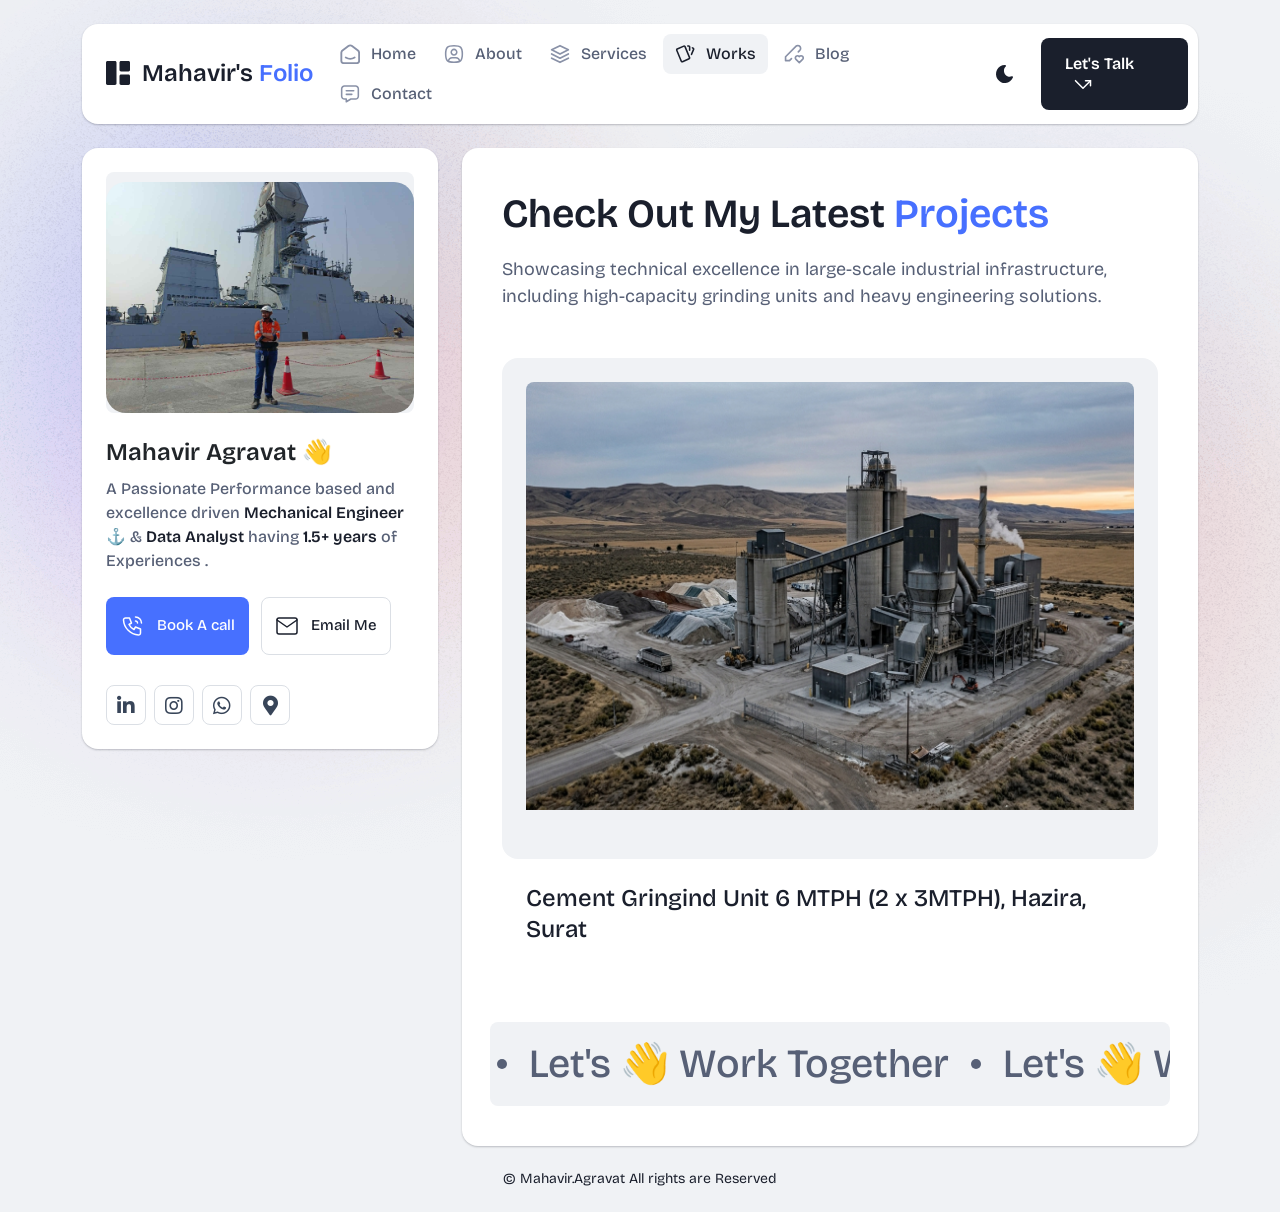
<file: portfolio.html>
<!DOCTYPE html>
<html lang="en">

<head>
  <meta charset="UTF-8">
  <meta http-equiv="X-UA-Compatible" content="IE=edge">
  <title>Mahavir's -Personal Portfolio </title>
  <meta name="description" content="Mahavir's -Personal Portfolio">
  <meta name="viewport" content="width=device-width, initial-scale=1">

  <link rel="shortcut icon" type="image/x-icon" href="assets/img/favicon.svg">
  <!-- Place favicon.ico in the root directory -->

  <!-- CSS here -->
  <link rel="stylesheet" href="assets/css/bootstrap.min.css">
  <link rel="stylesheet" href="assets/fontawsome/css/all.min.css">
  <link rel="stylesheet" href="assets/fontawsome/css/fontawesome.min.css">
  <link rel="stylesheet" href="assets/css/slick.css">
  <link rel="stylesheet" href="assets/css/magnific-popup.css">
  <link rel="stylesheet" href="assets/css/style.css">
  <link rel="stylesheet" href="assets/css/responsive.css">
</head>

<body>
  <div id="page-content">
    <!-- header part start -->
    <header class="header-area">
      <nav class="navbar">
        <div class="container">
          <div class="menu-container">
            <div class="logo">
              <a class="navbar-brand me-0" href="index.html">
                <svg width="24" height="24" viewBox="0 0 24 24" fill="none" xmlns="http://www.w3.org/2000/svg">
                  <path
                    d="M0 1.5C0 1.10218 0.158035 0.720644 0.43934 0.43934C0.720644 0.158035 1.10218 0 1.5 0L9 0C9.39782 0 9.77936 0.158035 10.0607 0.43934C10.342 0.720644 10.5 1.10218 10.5 1.5V22.5C10.5 22.8978 10.342 23.2794 10.0607 23.5607C9.77936 23.842 9.39782 24 9 24H1.5C1.10218 24 0.720644 23.842 0.43934 23.5607C0.158035 23.2794 0 22.8978 0 22.5V1.5ZM13.5 1.5C13.5 1.10218 13.658 0.720644 13.9393 0.43934C14.2206 0.158035 14.6022 0 15 0L22.5 0C22.8978 0 23.2794 0.158035 23.5607 0.43934C23.842 0.720644 24 1.10218 24 1.5V9C24 9.39782 23.842 9.77936 23.5607 10.0607C23.2794 10.342 22.8978 10.5 22.5 10.5H15C14.6022 10.5 14.2206 10.342 13.9393 10.0607C13.658 9.77936 13.5 9.39782 13.5 9V1.5ZM13.5 15C13.5 14.6022 13.658 14.2206 13.9393 13.9393C14.2206 13.658 14.6022 13.5 15 13.5H22.5C22.8978 13.5 23.2794 13.658 23.5607 13.9393C23.842 14.2206 24 14.6022 24 15V22.5C24 22.8978 23.842 23.2794 23.5607 23.5607C23.2794 23.842 22.8978 24 22.5 24H15C14.6022 24 14.2206 23.842 13.9393 23.5607C13.658 23.2794 13.5 22.8978 13.5 22.5V15Z"
                    class="logo-icon" />
                </svg>
                <span>Mahavir's <span class="primary">Folio</span></span>
              </a>
            </div>
            <div class="navbar-main d-flex flex-grow-1">
              <div class="logo inner-logo d-block d-xl-none">
                <a class="navbar-brand me-0" href="index.html">
                  <svg width="24" height="24" viewBox="0 0 24 24" fill="none" xmlns="http://www.w3.org/2000/svg">
                    <path
                      d="M0 1.5C0 1.10218 0.158035 0.720644 0.43934 0.43934C0.720644 0.158035 1.10218 0 1.5 0L9 0C9.39782 0 9.77936 0.158035 10.0607 0.43934C10.342 0.720644 10.5 1.10218 10.5 1.5V22.5C10.5 22.8978 10.342 23.2794 10.0607 23.5607C9.77936 23.842 9.39782 24 9 24H1.5C1.10218 24 0.720644 23.842 0.43934 23.5607C0.158035 23.2794 0 22.8978 0 22.5V1.5ZM13.5 1.5C13.5 1.10218 13.658 0.720644 13.9393 0.43934C14.2206 0.158035 14.6022 0 15 0L22.5 0C22.8978 0 23.2794 0.158035 23.5607 0.43934C23.842 0.720644 24 1.10218 24 1.5V9C24 9.39782 23.842 9.77936 23.5607 10.0607C23.2794 10.342 22.8978 10.5 22.5 10.5H15C14.6022 10.5 14.2206 10.342 13.9393 10.0607C13.658 9.77936 13.5 9.39782 13.5 9V1.5ZM13.5 15C13.5 14.6022 13.658 14.2206 13.9393 13.9393C14.2206 13.658 14.6022 13.5 15 13.5H22.5C22.8978 13.5 23.2794 13.658 23.5607 13.9393C23.842 14.2206 24 14.6022 24 15V22.5C24 22.8978 23.842 23.2794 23.5607 23.5607C23.2794 23.842 22.8978 24 22.5 24H15C14.6022 24 14.2206 23.842 13.9393 23.5607C13.658 23.2794 13.5 22.8978 13.5 22.5V15Z"
                      class="logo-icon" />
                  </svg>
                  <span>Mahavir's <span class="primary">Folio</span></span>
                </a>
              </div>
              <ul class="navbar-info mx-auto">
                <li class="nav-item">
                  <a class="nav-link" aria-current="page" href="index.html">
                    <svg class="nav-icon" viewBox="0 0 15 15" fill="none" xmlns="http://www.w3.org/2000/svg">
                      <path
                        d="M13.475 4.92481L9.03083 1.46814C8.64082 1.16473 8.1608 1 7.66667 1C7.17254 1 6.69251 1.16473 6.3025 1.46814L1.8575 4.92481C1.59037 5.13254 1.37424 5.39858 1.22563 5.7026C1.07701 6.00662 0.99984 6.34058 1 6.67897V12.679C1 13.121 1.17559 13.5449 1.48816 13.8575C1.80072 14.17 2.22464 14.3456 2.66667 14.3456H12.6667C13.1087 14.3456 13.5326 14.17 13.8452 13.8575C14.1577 13.5449 14.3333 13.121 14.3333 12.679V6.67897C14.3333 5.99314 14.0167 5.34564 13.475 4.92481Z"
                        stroke-width="1.4" stroke-linecap="round" stroke-linejoin="round" />
                      <path d="M10.9753 10.1665C9.13359 11.2773 6.14859 11.2773 4.30859 10.1665" stroke-width="1.4"
                        stroke-linecap="round" stroke-linejoin="round" />
                    </svg>

                    <span>Home</span>
                  </a>
                </li>
                <li class="nav-item">
                  <a class="nav-link" href="about.html">
                    <svg class="nav-icon" viewBox="0 0 18 18" fill="none" xmlns="http://www.w3.org/2000/svg">
                      <path
                        d="M9 9.8335C9.66304 9.8335 10.2989 9.5701 10.7678 9.10126C11.2366 8.63242 11.5 7.99654 11.5 7.3335C11.5 6.67045 11.2366 6.03457 10.7678 5.56573C10.2989 5.09689 9.66304 4.8335 9 4.8335C8.33696 4.8335 7.70107 5.09689 7.23223 5.56573C6.76339 6.03457 6.5 6.67045 6.5 7.3335C6.5 7.99654 6.76339 8.63242 7.23223 9.10126C7.70107 9.5701 8.33696 9.8335 9 9.8335Z"
                        stroke-width="1.4" stroke-linecap="round" stroke-linejoin="round" />
                      <path
                        d="M9 1.5C15 1.5 16.5 3 16.5 9C16.5 15 15 16.5 9 16.5C3 16.5 1.5 15 1.5 9C1.5 3 3 1.5 9 1.5Z"
                        stroke-width="1.4" stroke-linecap="round" stroke-linejoin="round" />
                      <path
                        d="M4 15.7085V15.6668C4 14.7828 4.35119 13.9349 4.97631 13.3098C5.60143 12.6847 6.44928 12.3335 7.33333 12.3335H10.6667C11.5507 12.3335 12.3986 12.6847 13.0237 13.3098C13.6488 13.9349 14 14.7828 14 15.6668V15.7085"
                        stroke-width="1.4" stroke-linecap="round" stroke-linejoin="round" />
                    </svg>
                    About
                  </a>
                </li>
                <li class="nav-item">
                  <a class="nav-link" href="services.html">
                    <svg class="nav-icon" viewBox="0 0 16 16" fill="none" xmlns="http://www.w3.org/2000/svg">
                      <path d="M7.99967 1.3335L1.33301 4.66683L7.99967 8.00016L14.6663 4.66683L7.99967 1.3335Z"
                        stroke-width="1.4" stroke-linecap="round" stroke-linejoin="round" />
                      <path d="M1.33301 8L7.99967 11.3333L14.6663 8" stroke-width="1.4" stroke-linecap="round"
                        stroke-linejoin="round" />
                      <path d="M1.33301 11.3335L7.99967 14.6668L14.6663 11.3335" stroke-width="1.4"
                        stroke-linecap="round" stroke-linejoin="round" />
                    </svg>
                    Services
                  </a>
                </li>
                <li class="nav-item">
                  <a class="nav-link active" href="portfolio.html">
                    <svg class="nav-icon" viewBox="0 0 18 17" fill="none" xmlns="http://www.w3.org/2000/svg">
                      <path
                        d="M2.00326 3.99733L7.95159 1.40649C8.04974 1.36442 8.15533 1.34243 8.26212 1.34181C8.3689 1.34119 8.47473 1.36196 8.57337 1.40289C8.67201 1.44382 8.76145 1.50408 8.83642 1.58013C8.9114 1.65617 8.97039 1.74646 9.00992 1.84566L13.1133 11.764C13.1985 11.9651 13.2014 12.1917 13.1213 12.3949C13.0412 12.5982 12.8845 12.7618 12.6849 12.8507L6.73742 15.4415C6.63922 15.4837 6.53356 15.5058 6.42668 15.5065C6.3198 15.5072 6.21387 15.4864 6.11514 15.4455C6.0164 15.4046 5.92688 15.3442 5.85184 15.2681C5.7768 15.192 5.71778 15.1016 5.67826 15.0023L1.57492 5.08316C1.48963 4.88204 1.48673 4.65546 1.56684 4.45222C1.64696 4.24898 1.80367 4.08616 2.00326 3.99733Z"
                        stroke-width="1.4" stroke-linecap="round" stroke-linejoin="round" />
                      <path
                        d="M11.5 1.3335H12.3333C12.5543 1.3335 12.7663 1.42129 12.9226 1.57757C13.0789 1.73385 13.1667 1.94582 13.1667 2.16683V5.0835"
                        stroke-width="1.4" stroke-linecap="round" stroke-linejoin="round" />
                      <path
                        d="M15.6663 3C15.8863 3.09333 16.0997 3.18083 16.3063 3.2625C16.5098 3.34882 16.6706 3.51241 16.7534 3.71729C16.8362 3.92217 16.8343 4.15155 16.748 4.355L14.833 8.83334"
                        stroke-width="1.4" stroke-linecap="round" stroke-linejoin="round" />
                    </svg>
                    Works
                  </a>
                </li>
                <li class="nav-item">
                  <a class="nav-link" href="blog.html">
                    <svg class="nav-icon" viewBox="0 0 17 16" fill="none" xmlns="http://www.w3.org/2000/svg">
                      <path
                        d="M12.1663 6.16676L13.4163 4.91676C13.6352 4.69789 13.8088 4.43805 13.9273 4.15208C14.0457 3.86612 14.1067 3.55962 14.1067 3.25009C14.1067 2.94056 14.0457 2.63406 13.9273 2.3481C13.8088 2.06213 13.6352 1.80229 13.4163 1.58342C13.1975 1.36455 12.9376 1.19094 12.6517 1.07248C12.3657 0.954033 12.0592 0.893066 11.7497 0.893066C11.4401 0.893066 11.1336 0.954033 10.8477 1.07248C10.5617 1.19094 10.3019 1.36455 10.083 1.58342L1.33301 10.3334V13.6668H4.66634L6.33301 12.0001"
                        stroke-width="1.4" stroke-linecap="round" stroke-linejoin="round" />
                      <path
                        d="M13.0004 15.3335L15.7921 12.5968C15.9633 12.4307 16.0995 12.232 16.1926 12.0124C16.2857 11.7927 16.3339 11.5567 16.3343 11.3181C16.3347 11.0796 16.2873 10.8434 16.1948 10.6235C16.1024 10.4035 15.9669 10.2044 15.7963 10.0377C15.448 9.69712 14.9806 9.50602 14.4935 9.50509C14.0065 9.50415 13.5383 9.69346 13.1888 10.0327L13.0021 10.216L12.8163 10.0327C12.4681 9.69237 12.0008 9.50143 11.5139 9.50049C11.0271 9.49956 10.5591 9.68871 10.2096 10.0277C10.0383 10.1937 9.9021 10.3924 9.80891 10.612C9.71572 10.8316 9.66746 11.0677 9.667 11.3062C9.66653 11.5447 9.71386 11.781 9.80619 12.0009C9.89853 12.2209 10.034 12.4201 10.2046 12.5868L13.0004 15.3335Z"
                        stroke-width="1.4" stroke-linecap="round" stroke-linejoin="round" />
                    </svg>
                    Blog
                  </a>
                </li>
                <li class="nav-item">
                  <a class="nav-link" href="contact.html">
                    <svg class="nav-icon" viewBox="0 0 18 17" fill="none" xmlns="http://www.w3.org/2000/svg">
                      <path d="M5.66699 5.5H12.3337" stroke-width="1.4" stroke-linecap="round"
                        stroke-linejoin="round" />
                      <path d="M5.66699 8.8335H10.667" stroke-width="1.4" stroke-linecap="round"
                        stroke-linejoin="round" />
                      <path
                        d="M14 1.3335C14.663 1.3335 15.2989 1.59689 15.7678 2.06573C16.2366 2.53457 16.5 3.17045 16.5 3.8335V10.5002C16.5 11.1632 16.2366 11.7991 15.7678 12.2679C15.2989 12.7368 14.663 13.0002 14 13.0002H9.83333L5.66667 15.5002V13.0002H4C3.33696 13.0002 2.70107 12.7368 2.23223 12.2679C1.76339 11.7991 1.5 11.1632 1.5 10.5002V3.8335C1.5 3.17045 1.76339 2.53457 2.23223 2.06573C2.70107 1.59689 3.33696 1.3335 4 1.3335H14Z"
                        stroke-width="1.4" stroke-linecap="round" stroke-linejoin="round" />
                    </svg>
                    Contact
                  </a>
                </li>
              </ul>
              <div class="header-right-info d-flex align-items-center">
                <button class="theme-control-btn">
                  <span class="dark">
                    <svg width="24" height="24" viewBox="0 0 24 24" fill="none" xmlns="http://www.w3.org/2000/svg">
                      <path
                        d="M11.8005 3C10.207 3.0003 8.64356 3.44286 7.27683 4.28049C5.91011 5.11811 4.79139 6.31937 4.04002 7.75612C3.28865 9.19288 2.93281 10.8112 3.01046 12.4386C3.08811 14.0659 3.59633 15.6411 4.48091 16.9963C5.3655 18.3514 6.59326 19.4356 8.03324 20.1333C9.47322 20.8309 11.0714 21.1157 12.6573 20.9574C14.2432 20.7991 15.7573 20.2036 17.0381 19.2344C18.319 18.2652 19.3185 16.9587 19.9301 15.4542C20.2302 14.7162 19.5111 13.9746 18.7875 14.2752C17.5475 14.7888 16.1706 14.8418 14.8963 14.425C13.622 14.0082 12.5308 13.1479 11.8126 11.9937C11.0943 10.8396 10.7943 9.4645 10.9648 8.10764C11.1353 6.75077 11.7655 5.49792 12.7458 4.5669L12.8136 4.4949C13.2986 3.9279 12.913 3.0072 12.1464 3.0072H11.9122L11.8524 3.0018L11.7996 3H11.8005Z"
                        fill="#1A1F2C" />
                    </svg>
                    <small class="theme-text d-block d-xl-none">Change appearance</small>
                  </span>
                  <span class="light">
                    <svg width="24" height="24" viewBox="0 0 24 24" fill="none" xmlns="http://www.w3.org/2000/svg">
                      <path
                        d="M12 19C12.2449 19 12.4813 19.09 12.6644 19.2527C12.8474 19.4155 12.9643 19.6397 12.993 19.883L13 20V21C12.9997 21.2549 12.9021 21.5 12.7272 21.6854C12.5522 21.8707 12.313 21.9822 12.0586 21.9972C11.8042 22.0121 11.5536 21.9293 11.3582 21.7657C11.1627 21.6021 11.0371 21.3701 11.007 21.117L11 21V20C11 19.7348 11.1054 19.4804 11.2929 19.2929C11.4804 19.1054 11.7348 19 12 19Z"
                        fill="#FD7E41" />
                      <path
                        d="M18.3127 16.9099L18.4067 16.9929L19.1067 17.6929C19.2861 17.8729 19.3902 18.1144 19.398 18.3683C19.4057 18.6223 19.3165 18.8697 19.1485 19.0602C18.9804 19.2508 18.7462 19.3702 18.4933 19.3943C18.2403 19.4184 17.9877 19.3454 17.7867 19.1899L17.6927 19.1069L16.9927 18.4069C16.8202 18.2347 16.7165 18.0053 16.7012 17.7619C16.6859 17.5186 16.76 17.278 16.9097 17.0855C17.0593 16.893 17.2741 16.7618 17.5137 16.7166C17.7533 16.6713 18.0012 16.7152 18.2107 16.8399L18.3127 16.9099Z"
                        fill="#FD7E41" />
                      <path
                        d="M7.00747 16.993C7.17965 17.1652 7.28308 17.3943 7.29836 17.6373C7.31364 17.8803 7.23972 18.1206 7.09047 18.313L7.00747 18.407L6.30747 19.107C6.12751 19.2863 5.88604 19.3905 5.63209 19.3982C5.37814 19.406 5.13076 19.3168 4.94019 19.1487C4.74963 18.9807 4.63017 18.7464 4.60607 18.4935C4.58198 18.2406 4.65506 17.988 4.81047 17.787L4.89347 17.693L5.59347 16.993C5.781 16.8055 6.03531 16.7002 6.30047 16.7002C6.56563 16.7002 6.81994 16.8055 7.00747 16.993Z"
                        fill="#FD7E41" />
                      <path
                        d="M3.99987 11C4.25475 11.0003 4.4999 11.0979 4.68524 11.2728C4.87057 11.4478 4.9821 11.687 4.99704 11.9414C5.01198 12.1958 4.92919 12.4464 4.7656 12.6418C4.60201 12.8373 4.36996 12.9629 4.11687 12.993L3.99987 13H2.99987C2.74499 12.9997 2.49984 12.9021 2.3145 12.7272C2.12916 12.5522 2.01763 12.313 2.0027 12.0586C1.98776 11.8042 2.07054 11.5536 2.23413 11.3582C2.39772 11.1627 2.62977 11.0371 2.88287 11.007L2.99987 11H3.99987Z"
                        fill="#FD7E41" />
                      <path
                        d="M20.9999 11C21.2547 11.0003 21.4999 11.0979 21.6852 11.2728C21.8706 11.4478 21.9821 11.687 21.997 11.9414C22.012 12.1958 21.9292 12.4464 21.7656 12.6418C21.602 12.8373 21.37 12.9629 21.1169 12.993L20.9999 13H19.9999C19.745 12.9997 19.4998 12.9021 19.3145 12.7272C19.1292 12.5522 19.0176 12.313 19.0027 12.0586C18.9878 11.8042 19.0705 11.5536 19.2341 11.3582C19.3977 11.1627 19.6298 11.0371 19.8829 11.007L19.9999 11H20.9999Z"
                        fill="#FD7E41" />
                      <path
                        d="M6.21264 4.80985L6.30664 4.89285L7.00664 5.59285C7.18599 5.77281 7.29011 6.01429 7.29787 6.26824C7.30562 6.52219 7.21642 6.76957 7.04839 6.96013C6.88036 7.1507 6.64609 7.27016 6.39316 7.29425C6.14024 7.31834 5.88763 7.24526 5.68664 7.08985L5.59264 7.00685L4.89264 6.30685C4.72073 6.13453 4.61757 5.90543 4.6025 5.66248C4.58744 5.41954 4.6615 5.17945 4.8108 4.98721C4.9601 4.79497 5.1744 4.66378 5.41351 4.61824C5.65262 4.57271 5.90013 4.61594 6.10964 4.73985L6.21264 4.80985Z"
                        fill="#FD7E41" />
                      <path
                        d="M19.1071 4.89288C19.2793 5.06508 19.3827 5.29418 19.398 5.5372C19.4132 5.78023 19.3393 6.02048 19.1901 6.21288L19.1071 6.30688L18.4071 7.00688C18.2271 7.18623 17.9856 7.29036 17.7317 7.29811C17.4777 7.30587 17.2304 7.21667 17.0398 7.04864C16.8492 6.8806 16.7298 6.64633 16.7057 6.39341C16.6816 6.14049 16.7547 5.88788 16.9101 5.68688L16.9931 5.59288L17.6931 4.89288C17.8806 4.70541 18.1349 4.6001 18.4001 4.6001C18.6652 4.6001 18.9196 4.70541 19.1071 4.89288Z"
                        fill="#FD7E41" />
                      <path
                        d="M12 2C12.2449 2.00003 12.4813 2.08996 12.6644 2.25272C12.8474 2.41547 12.9643 2.63975 12.993 2.883L13 3V4C12.9997 4.25488 12.9021 4.50003 12.7272 4.68537C12.5522 4.8707 12.313 4.98223 12.0586 4.99717C11.8042 5.01211 11.5536 4.92933 11.3582 4.76573C11.1627 4.60214 11.0371 4.3701 11.007 4.117L11 4V3C11 2.73478 11.1054 2.48043 11.2929 2.29289C11.4804 2.10536 11.7348 2 12 2Z"
                        fill="#FD7E41" />
                      <path
                        d="M12 7C12.9797 6.99994 13.9378 7.28769 14.7553 7.8275C15.5729 8.36731 16.2138 9.1354 16.5986 10.0364C16.9833 10.9373 17.0949 11.9315 16.9195 12.8953C16.7441 13.8592 16.2893 14.7502 15.6118 15.4579C14.9343 16.1655 14.0638 16.6585 13.1085 16.8756C12.1532 17.0928 11.1552 17.0245 10.2383 16.6793C9.3215 16.334 8.52629 15.7271 7.95146 14.9338C7.37663 14.1405 7.04752 13.1958 7.005 12.217L7 12L7.005 11.783C7.06092 10.4958 7.61161 9.27978 8.54222 8.38866C9.47284 7.49754 10.7115 7.00007 12 7Z"
                        fill="#FD7E41" />
                    </svg>
                    <small class="theme-text d-block d-xl-none">Change appearance</small>
                  </span>
                </button>
                <a href="contact.html" class="lets-talk-btn">
                  Let's Talk
                  <svg class="icon" width="20" height="20" viewBox="0 0 20 20" fill="none"
                    xmlns="http://www.w3.org/2000/svg">
                    <path d="M17.5 11.6665V6.6665H12.5" stroke="white" stroke-width="1.5" stroke-linecap="round"
                      stroke-linejoin="round" />
                    <path d="M17.5 6.6665L10 14.1665L2.5 6.6665" stroke="white" stroke-width="1.5"
                      stroke-linecap="round" stroke-linejoin="round" />
                  </svg>
                </a>
              </div>
            </div>
            <div class="mobile-menu-overlay d-block d-lg-none"></div>
            <div class="mobile-menu-control-bar d-block d-xl-none">
              <button class="mobile-menu-control-bar">
                <i class="fas fa-bars"></i>
              </button>
            </div>
          </div>
        </div>
      </nav>
    </header>
    <!-- header part end -->

    <!-- main area part start -->
    <main>

      <section class="content-box-area mt-4">
        <div class="container">
          <div class="row g-4">
            <div class="col-xl-4">
              <div class="card profile-card">
                <div class="card-body">
                  <div class="image text-center">
                    <img src="assets/img/images/IMG20251205123824 (1).jpg" alt="Mahavir" style="width:100%; height: 100%; object-fit: cover; border-radius: 20px; display: block;">
                  </div>
                  <div class="text">
                    <h3 class="card-title">Mahavir Agravat 👋</h3>
                    <p>A Passionate Performance based and excellence driven <span>Mechanical Engineer</span> ⚓ & <span>Data Analyst</span> having
                      <span>1.5+
                        years</span> of Experiences .</p>
                    <div class="common-button-groups">
                      <a class="btn btn-call" href="tel: +919313788428">
                        <svg class="icon" width="25" height="24" viewBox="0 0 25 24" fill="none"
                          xmlns="http://www.w3.org/2000/svg">
                          <path
                            d="M5.5 4H9.5L11.5 9L9 10.5C10.071 12.6715 11.8285 14.429 14 15.5L15.5 13L20.5 15V19C20.5 19.5304 20.2893 20.0391 19.9142 20.4142C19.5391 20.7893 19.0304 21 18.5 21C14.5993 20.763 10.9202 19.1065 8.15683 16.3432C5.3935 13.5798 3.73705 9.90074 3.5 6C3.5 5.46957 3.71071 4.96086 4.08579 4.58579C4.46086 4.21071 4.96957 4 5.5 4Z"
                            stroke="white" stroke-width="1.5" stroke-linecap="round" stroke-linejoin="round" />
                          <path
                            d="M15.5 7C16.0304 7 16.5391 7.21071 16.9142 7.58579C17.2893 7.96086 17.5 8.46957 17.5 9"
                            stroke="white" stroke-width="1.5" stroke-linecap="round" stroke-linejoin="round" />
                          <path d="M15.5 3C17.0913 3 18.6174 3.63214 19.7426 4.75736C20.8679 5.88258 21.5 7.4087 21.5 9"
                            stroke="white" stroke-width="1.5" stroke-linecap="round" stroke-linejoin="round" />
                        </svg>
                        Book A call
                      </a>
                      <a class="btn btn-copy" href="mailto:mahaviragravat12@gmail.com">
    <svg class="icon" width="24" height="24" viewBox="0 0 24 24" fill="none" xmlns="http://www.w3.org/2000/svg">
        <path d="M4 4H20C21.1 4 22 4.9 22 6V18C22 19.1 21.1 20 20 20H4C2.9 20 2 19.1 2 18V6C2 4.9 2.9 4 4 4Z" stroke="currentColor" stroke-width="1.5" stroke-linecap="round" stroke-linejoin="round"/>
        <path d="M22 6L12 13L2 6" stroke="currentColor" stroke-width="1.5" stroke-linecap="round" stroke-linejoin="round"/>
    </svg>
    Email Me
</a>
</svg>
                      </button>
                    </div>
                    <div class="social-media-icon">
                      <ul class="list-unstyled">
                        <li><a href="https://www.linkedin.com/in/mahaviragravat"><i class="fab fa-linkedin-in"></i></a></li>
                        <li><a href="https://www.instagram.com/mahavir.agravat?igsh=ZmpmZWFnaDZkaWN2"><i class="fab fa-instagram"></i></a></li>
                        <li><a href="https://wa.me/919313788428"><i class="fab fa-whatsapp"></i></a></li>
                        <li><a href="https://maps.app.goo.gl/gQ7U1d5hHeA6MWMX7" target="_blank"><i class="fas fa-map-marker-alt"></i></a></li>
                      </ul>
                    </div>
                  </div>
                </div>
              </div>
            </div>
            <div class="col-xl-8">
              <div class="card content-box-card">
                <div class="card-body portfolio-card">
                  <div class="top-info">
                    <div class="text">
                      <h1 class="main-title">Check Out My Latest <span>Projects</span></h1>
                      <p>Showcasing technical excellence in large-scale industrial infrastructure, including high-capacity grinding units and heavy engineering solutions.</p>
                    </div>
                  </div>
                  <div class="portfolio-area">
                    <div class="row g-4 parent-container">
                      <div class="col-lg-12">
                        <div class="portfolio-item">
                          <div class="image">
                            <img src="assets/img/projects/image_96e4e2c0.jpg" alt="project-1" class="img-fluid w-100">
                            <a href="assets/img/projects/project-1.png"
                              <!="gallery-popup full-image-preview parent-container">
                              <svg class="icon" xmlns="http://www.w3.org/2000/svg" viewBox="0 0 20 20" fill="none"
                                stroke="currentColor" stroke-linecap="round" stroke-linejoin="round" stroke-width="1.5">
                                <path d="M10 4.167v11.666M4.167 10h11.666"></path>
                              </svg>
                            </a>
                          </div>
                          <div class="text">
                            <div class="info">
                              <a href="portfolio-details.html" class="title">Cement Gringind Unit 6 MTPH (2 x 3MTPH), Hazira, Surat</a>
                              <!-- <p class="subtitle">SaaS App | UI UX Design</p> -->
                            </div>
                            <!-- <div class="visite-btn">
                              <a href="portfolio-details.html">Visit Site
                                <svg class="arrow-up" width="14" height="15" viewBox="0 0 14 15" fill="none"
                                  xmlns="http://www.w3.org/2000/svg">
                                  <path d="M9.91634 4.5835L4.08301 10.4168" stroke-linecap="round"
                                    stroke-linejoin="round"></path>
                                  <path d="M4.66699 4.5835H9.91699V9.8335" stroke-linecap="round"
                                    stroke-linejoin="round"></path>
                                </svg>
                              </a>
                            </div> -->
                          </div>
                        </div>
                      </div>
                      <!-- <div class="col-lg-12">
                        <div class="portfolio-item">
                          <div class="image"> -->
                            <!-- <img src="assets/img/projects/project-2.png" alt="project-2" class="img-fluid w-100">
                            <a href="assets/img/projects/project-2.png"
                              class="gallery-popup full-image-preview parent-container">
                              <svg class="icon" xmlns="http://www.w3.org/2000/svg" viewBox="0 0 20 20" fill="none"
                                stroke="currentColor" stroke-linecap="round" stroke-linejoin="round" stroke-width="1.5">
                                <path d="M10 4.167v11.666M4.167 10h11.666"></path>
                              </svg> -->
                            <!-- </a>
                          </div> -->
                          <!-- <div class="text">
                            <div class="info"> -->
                              <!-- <a href="portfolio-details.html" class="title">AIMug - AI Writing Application Tools</a>
                              <p class="subtitle">Product Design | Application</p> -->
                            <!-- </div> -->
                            <!-- <div class="visite-btn">
                              <a href="portfolio-details.html">Visit Site -->
                                <!-- <svg class="arrow-up" width="14" height="15" viewBox="0 0 14 15" fill="none"
                                  xmlns="http://www.w3.org/2000/svg">
                                  <path d="M9.91634 4.5835L4.08301 10.4168" stroke-linecap="round"
                                    stroke-linejoin="round"></path>
                                  <path d="M4.66699 4.5835H9.91699V9.8335" stroke-linecap="round"
                                    stroke-linejoin="round"></path>
                                </svg>
                              </a>
                            </div> -->
                          <!-- </div>
                        </div> -->
                      <!-- </div> -->
                      <!-- <div class="col-lg-12">
                        <div class="portfolio-item">
                          <div class="image"> -->
                            <!-- <img src="assets/img/projects/project-3.png" alt="project-3" class="img-fluid w-100">
                            <a href="assets/img/projects/project-3.png"
                              class="gallery-popup full-image-preview parent-container">
                              <svg class="icon" xmlns="http://www.w3.org/2000/svg" viewBox="0 0 20 20" fill="none"
                                stroke="currentColor" stroke-linecap="round" stroke-linejoin="round" stroke-width="1.5">
                                <path d="M10 4.167v11.666M4.167 10h11.666"></path>
                              </svg>
                            </a>
                          </div> -->
                          <!-- <div class="text">
                            <div class="info"> -->
                              <!-- <a href="portfolio-details.html" class="title">FlowArch - Architecture Service Website</a>
                              <p class="subtitle">UI UX Design | Development</p>
                            </div>
                            <div class="visite-btn">
                              <a href="portfolio-details.html">Visit Site
                                <svg class="arrow-up" width="14" height="15" viewBox="0 0 14 15" fill="none"
                                  xmlns="http://www.w3.org/2000/svg">
                                  <path d="M9.91634 4.5835L4.08301 10.4168" stroke-linecap="round"
                                    stroke-linejoin="round"></path>
                                  <path d="M4.66699 4.5835H9.91699V9.8335" stroke-linecap="round"
                                    stroke-linejoin="round"></path>
                                </svg>
                              </a>
                            </div> -->
                          <!-- </div>
                        </div>
                      </div> -->
                    <!-- </div> -->
                    <!-- <div class="pagination">
                      <ul class="list-unstyled">
                        <li class="prev">
                          <button>
                            <svg class="icon" xmlns="http://www.w3.org/2000/svg" fill="none" viewBox="0 0 24 24"
                              stroke-width="2" stroke="currentColor">
                              <path stroke-linecap="round" stroke-linejoin="round"
                                d="M10.5 19.5 3 12m0 0 7.5-7.5M3 12h18"></path>
                            </svg>
                          </button>
                        </li>
                        <li><button>1</button></li>
                        <li><button>2</button></li>
                        <li><button>3</button></li>
                        <li>
                          <button class="next-page-btn">
                            <span class="dots"><i class="fas fa-ellipsis-h"></i></span>
                            <span class="next-page">
                              <svg class="icon icon-arrow-right" xmlns="http://www.w3.org/2000/svg" width="24"
                                height="24" viewBox="0 0 24 24" fill="none" stroke="currentColor" stroke-width="2"
                                stroke-linecap="round" stroke-linejoin="round">
                                <path d="m6 17 5-5-5-5"></path>
                                <path d="m13 17 5-5-5-5"></path>
                              </svg>
                            </span>
                            <span class="next-page-number">Next 4 pages</span>
                          </button>
                        </li>
                        <li><button>100</button></li>
                        <li class="next">
                          <button>
                            <svg class="icon" xmlns="http://www.w3.org/2000/svg" fill="none" viewBox="0 0 24 24"
                              stroke-width="2" stroke="currentColor">
                              <path stroke-linecap="round" stroke-linejoin="round"
                                d="M13.5 4.5 21 12m0 0-7.5 7.5M21 12H3"></path>
                            </svg>
                          </button>
                        </li>
                      </ul>
                    </div>
                  </div> -->

                  <div class="work-together-slider">
                    <div class="slider-main d-flex gap-4 align-items-center">
                      <div class="slider-item">
                        <a href="contact.html">Let's 👋 Work Together</a>
                        <a href="contact.html">Let's 👋 Work Together</a>
                      </div>
                      <div class="slider-item">
                        <a href="contact.html">Let's 👋 Work Together</a>
                        <a href="contact.html">Let's 👋 Work Together</a>
                      </div>
                    </div>
                  </div>
                </div>
              </div>
            </div>
          </div>
        </div>
      </section>

      <!-- background shape area start -->
      <div class="background-shapes">
        <div class="shape-1 common-shape">
          <img src="assets/img/bg/banner-shape-1.png" alt="banner-shape-1">
        </div>
        <div class="shape-2 common-shape">
          <img src="assets/img/bg/banner-shape-1.png" alt="banner-shape-1">
        </div>
        <div class="threed-shape-1 move-with-cursor" data-value="1">
          <img src="assets/img/bg/object-3d-1.png" alt="object-3d-1">
        </div>
        <div class="threed-shape-2 move-with-cursor" data-value="1">
          <img src="assets/img/bg/object-3d-2.png" alt="object-3d-2">
        </div>
      </div>
      <!-- background shape area end -->
    </main>
    <!-- main area part end -->

    <!-- footer part start -->
    <footer class="footer-area">
      <div class="container">
        <div class="text text-center">
          <p>&copy  Mahavir.Agravat All rights are Reserved</p>
        </div>
      </div>
    </footer>
    <!-- footer part end -->
  </div>

  <!-- JS here -->
  <script src="assets/js/vendor/jquery-3.6.0.min.js"></script>
  <script src="assets/js/bootstrap.bundle.min.js"></script>
  <script src="assets/js/jquery.magnific-popup.min.js"></script>
  <script src="assets/js/ajax-form.js"></script>
  <script src="assets/js/clipboard.min.js"></script>
  <script src="assets/js/slick.min.js"></script>
  <script src="assets/js/script.js"></script>
</body>


</html>
</file>
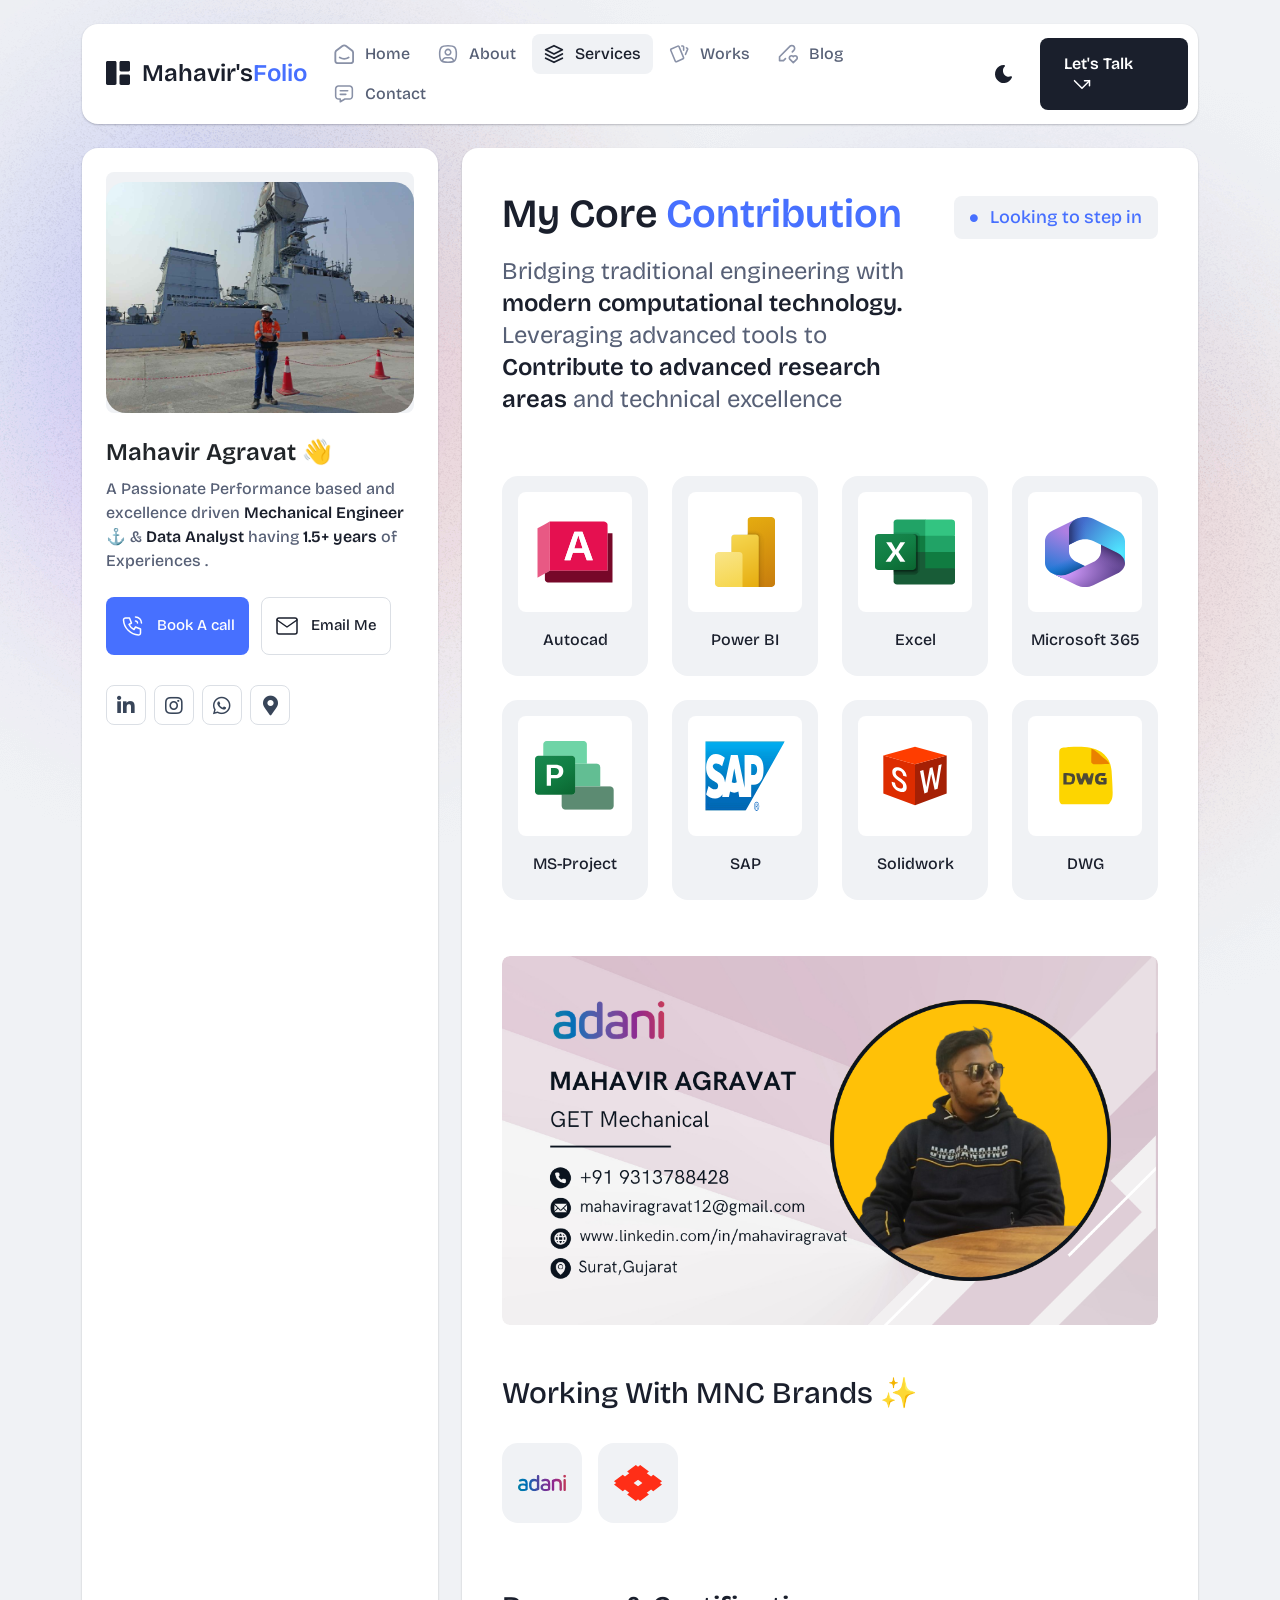
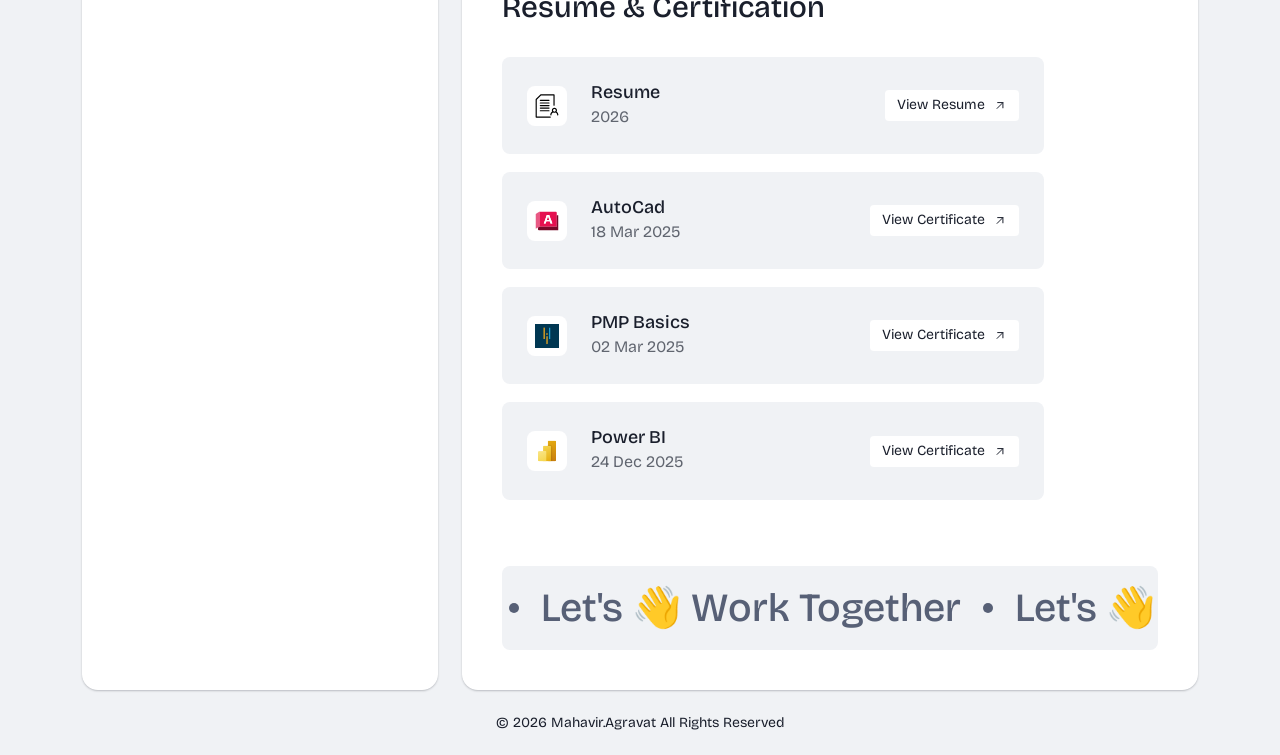
<file: services.html>
<!DOCTYPE html>
<html lang="en">

<head>
  <meta charset="UTF-8">
  <meta http-equiv="X-UA-Compatible" content="IE=edge">
  <title>Mahavir's -Personal Portfolio </title>
  <meta name="description" content="Mahavir's -Personal Portfolio">
  <meta name="viewport" content="width=device-width, initial-scale=1">

  <link rel="shortcut icon" type="image/x-icon" href="assets/img/favicon.svg">
  <!-- Place favicon.ico in the root directory -->

  <!-- CSS here -->
  <link rel="stylesheet" href="assets/css/bootstrap.min.css">
  <link rel="stylesheet" href="assets/fontawsome/css/all.min.css">
  <link rel="stylesheet" href="assets/fontawsome/css/fontawesome.min.css">
  <link rel="stylesheet" href="assets/css/slick.css">
  <link rel="stylesheet" href="assets/css/magnific-popup.css">
  <link rel="stylesheet" href="assets/css/style.css">
  <link rel="stylesheet" href="assets/css/responsive.css">
</head>

<body>
  <div id="page-content">
    <!-- header part start -->
    <header class="header-area">
      <nav class="navbar">
        <div class="container">
          <div class="menu-container">
            <div class="logo">
              <a class="navbar-brand me-0" href="index.html">
                <svg width="24" height="24" viewBox="0 0 24 24" fill="none" xmlns="http://www.w3.org/2000/svg">
                  <path
                    d="M0 1.5C0 1.10218 0.158035 0.720644 0.43934 0.43934C0.720644 0.158035 1.10218 0 1.5 0L9 0C9.39782 0 9.77936 0.158035 10.0607 0.43934C10.342 0.720644 10.5 1.10218 10.5 1.5V22.5C10.5 22.8978 10.342 23.2794 10.0607 23.5607C9.77936 23.842 9.39782 24 9 24H1.5C1.10218 24 0.720644 23.842 0.43934 23.5607C0.158035 23.2794 0 22.8978 0 22.5V1.5ZM13.5 1.5C13.5 1.10218 13.658 0.720644 13.9393 0.43934C14.2206 0.158035 14.6022 0 15 0L22.5 0C22.8978 0 23.2794 0.158035 23.5607 0.43934C23.842 0.720644 24 1.10218 24 1.5V9C24 9.39782 23.842 9.77936 23.5607 10.0607C23.2794 10.342 22.8978 10.5 22.5 10.5H15C14.6022 10.5 14.2206 10.342 13.9393 10.0607C13.658 9.77936 13.5 9.39782 13.5 9V1.5ZM13.5 15C13.5 14.6022 13.658 14.2206 13.9393 13.9393C14.2206 13.658 14.6022 13.5 15 13.5H22.5C22.8978 13.5 23.2794 13.658 23.5607 13.9393C23.842 14.2206 24 14.6022 24 15V22.5C24 22.8978 23.842 23.2794 23.5607 23.5607C23.2794 23.842 22.8978 24 22.5 24H15C14.6022 24 14.2206 23.842 13.9393 23.5607C13.658 23.2794 13.5 22.8978 13.5 22.5V15Z"
                    class="logo-icon" />
                </svg>
                <span>Mahavir's<span class="primary"> Folio</span></span>
              </a>
            </div>
            <div class="navbar-main d-flex flex-grow-1">
              <div class="logo inner-logo d-block d-xl-none">
                <a class="navbar-brand me-0" href="index.html">
                  <svg width="24" height="24" viewBox="0 0 24 24" fill="none" xmlns="http://www.w3.org/2000/svg">
                    <path
                      d="M0 1.5C0 1.10218 0.158035 0.720644 0.43934 0.43934C0.720644 0.158035 1.10218 0 1.5 0L9 0C9.39782 0 9.77936 0.158035 10.0607 0.43934C10.342 0.720644 10.5 1.10218 10.5 1.5V22.5C10.5 22.8978 10.342 23.2794 10.0607 23.5607C9.77936 23.842 9.39782 24 9 24H1.5C1.10218 24 0.720644 23.842 0.43934 23.5607C0.158035 23.2794 0 22.8978 0 22.5V1.5ZM13.5 1.5C13.5 1.10218 13.658 0.720644 13.9393 0.43934C14.2206 0.158035 14.6022 0 15 0L22.5 0C22.8978 0 23.2794 0.158035 23.5607 0.43934C23.842 0.720644 24 1.10218 24 1.5V9C24 9.39782 23.842 9.77936 23.5607 10.0607C23.2794 10.342 22.8978 10.5 22.5 10.5H15C14.6022 10.5 14.2206 10.342 13.9393 10.0607C13.658 9.77936 13.5 9.39782 13.5 9V1.5ZM13.5 15C13.5 14.6022 13.658 14.2206 13.9393 13.9393C14.2206 13.658 14.6022 13.5 15 13.5H22.5C22.8978 13.5 23.2794 13.658 23.5607 13.9393C23.842 14.2206 24 14.6022 24 15V22.5C24 22.8978 23.842 23.2794 23.5607 23.5607C23.2794 23.842 22.8978 24 22.5 24H15C14.6022 24 14.2206 23.842 13.9393 23.5607C13.658 23.2794 13.5 22.8978 13.5 22.5V15Z"
                      class="logo-icon" />
                  </svg>
                  <span>Mahavir's <span class="primary">Folio</span></span>
                </a>
              </div>
              <ul class="navbar-info mx-auto">
                <li class="nav-item">
                  <a class="nav-link" aria-current="page" href="index.html">
                    <svg class="nav-icon" viewBox="0 0 15 15" fill="none" xmlns="http://www.w3.org/2000/svg">
                      <path
                        d="M13.475 4.92481L9.03083 1.46814C8.64082 1.16473 8.1608 1 7.66667 1C7.17254 1 6.69251 1.16473 6.3025 1.46814L1.8575 4.92481C1.59037 5.13254 1.37424 5.39858 1.22563 5.7026C1.07701 6.00662 0.99984 6.34058 1 6.67897V12.679C1 13.121 1.17559 13.5449 1.48816 13.8575C1.80072 14.17 2.22464 14.3456 2.66667 14.3456H12.6667C13.1087 14.3456 13.5326 14.17 13.8452 13.8575C14.1577 13.5449 14.3333 13.121 14.3333 12.679V6.67897C14.3333 5.99314 14.0167 5.34564 13.475 4.92481Z"
                        stroke-width="1.4" stroke-linecap="round" stroke-linejoin="round" />
                      <path d="M10.9753 10.1665C9.13359 11.2773 6.14859 11.2773 4.30859 10.1665" stroke-width="1.4"
                        stroke-linecap="round" stroke-linejoin="round" />
                    </svg>

                    <span>Home</span>
                  </a>
                </li>
                <li class="nav-item">
                  <a class="nav-link" href="about.html">
                    <svg class="nav-icon" viewBox="0 0 18 18" fill="none" xmlns="http://www.w3.org/2000/svg">
                      <path
                        d="M9 9.8335C9.66304 9.8335 10.2989 9.5701 10.7678 9.10126C11.2366 8.63242 11.5 7.99654 11.5 7.3335C11.5 6.67045 11.2366 6.03457 10.7678 5.56573C10.2989 5.09689 9.66304 4.8335 9 4.8335C8.33696 4.8335 7.70107 5.09689 7.23223 5.56573C6.76339 6.03457 6.5 6.67045 6.5 7.3335C6.5 7.99654 6.76339 8.63242 7.23223 9.10126C7.70107 9.5701 8.33696 9.8335 9 9.8335Z"
                        stroke-width="1.4" stroke-linecap="round" stroke-linejoin="round" />
                      <path
                        d="M9 1.5C15 1.5 16.5 3 16.5 9C16.5 15 15 16.5 9 16.5C3 16.5 1.5 15 1.5 9C1.5 3 3 1.5 9 1.5Z"
                        stroke-width="1.4" stroke-linecap="round" stroke-linejoin="round" />
                      <path
                        d="M4 15.7085V15.6668C4 14.7828 4.35119 13.9349 4.97631 13.3098C5.60143 12.6847 6.44928 12.3335 7.33333 12.3335H10.6667C11.5507 12.3335 12.3986 12.6847 13.0237 13.3098C13.6488 13.9349 14 14.7828 14 15.6668V15.7085"
                        stroke-width="1.4" stroke-linecap="round" stroke-linejoin="round" />
                    </svg>
                    About
                  </a>
                </li>
                <li class="nav-item">
                  <a class="nav-link active" href="services.html">
                    <svg class="nav-icon" viewBox="0 0 16 16" fill="none" xmlns="http://www.w3.org/2000/svg">
                      <path d="M7.99967 1.3335L1.33301 4.66683L7.99967 8.00016L14.6663 4.66683L7.99967 1.3335Z"
                        stroke-width="1.4" stroke-linecap="round" stroke-linejoin="round" />
                      <path d="M1.33301 8L7.99967 11.3333L14.6663 8" stroke-width="1.4" stroke-linecap="round"
                        stroke-linejoin="round" />
                      <path d="M1.33301 11.3335L7.99967 14.6668L14.6663 11.3335" stroke-width="1.4"
                        stroke-linecap="round" stroke-linejoin="round" />
                    </svg>
                    Services
                  </a>
                </li>
                <li class="nav-item">
                  <a class="nav-link" href="portfolio.html">
                    <svg class="nav-icon" viewBox="0 0 18 17" fill="none" xmlns="http://www.w3.org/2000/svg">
                      <path
                        d="M2.00326 3.99733L7.95159 1.40649C8.04974 1.36442 8.15533 1.34243 8.26212 1.34181C8.3689 1.34119 8.47473 1.36196 8.57337 1.40289C8.67201 1.44382 8.76145 1.50408 8.83642 1.58013C8.9114 1.65617 8.97039 1.74646 9.00992 1.84566L13.1133 11.764C13.1985 11.9651 13.2014 12.1917 13.1213 12.3949C13.0412 12.5982 12.8845 12.7618 12.6849 12.8507L6.73742 15.4415C6.63922 15.4837 6.53356 15.5058 6.42668 15.5065C6.3198 15.5072 6.21387 15.4864 6.11514 15.4455C6.0164 15.4046 5.92688 15.3442 5.85184 15.2681C5.7768 15.192 5.71778 15.1016 5.67826 15.0023L1.57492 5.08316C1.48963 4.88204 1.48673 4.65546 1.56684 4.45222C1.64696 4.24898 1.80367 4.08616 2.00326 3.99733Z"
                        stroke-width="1.4" stroke-linecap="round" stroke-linejoin="round" />
                      <path
                        d="M11.5 1.3335H12.3333C12.5543 1.3335 12.7663 1.42129 12.9226 1.57757C13.0789 1.73385 13.1667 1.94582 13.1667 2.16683V5.0835"
                        stroke-width="1.4" stroke-linecap="round" stroke-linejoin="round" />
                      <path
                        d="M15.6663 3C15.8863 3.09333 16.0997 3.18083 16.3063 3.2625C16.5098 3.34882 16.6706 3.51241 16.7534 3.71729C16.8362 3.92217 16.8343 4.15155 16.748 4.355L14.833 8.83334"
                        stroke-width="1.4" stroke-linecap="round" stroke-linejoin="round" />
                    </svg>
                    Works
                  </a>
                </li>
                <li class="nav-item">
                  <a class="nav-link" href="blog.html">
                    <svg class="nav-icon" viewBox="0 0 17 16" fill="none" xmlns="http://www.w3.org/2000/svg">
                      <path
                        d="M12.1663 6.16676L13.4163 4.91676C13.6352 4.69789 13.8088 4.43805 13.9273 4.15208C14.0457 3.86612 14.1067 3.55962 14.1067 3.25009C14.1067 2.94056 14.0457 2.63406 13.9273 2.3481C13.8088 2.06213 13.6352 1.80229 13.4163 1.58342C13.1975 1.36455 12.9376 1.19094 12.6517 1.07248C12.3657 0.954033 12.0592 0.893066 11.7497 0.893066C11.4401 0.893066 11.1336 0.954033 10.8477 1.07248C10.5617 1.19094 10.3019 1.36455 10.083 1.58342L1.33301 10.3334V13.6668H4.66634L6.33301 12.0001"
                        stroke-width="1.4" stroke-linecap="round" stroke-linejoin="round" />
                      <path
                        d="M13.0004 15.3335L15.7921 12.5968C15.9633 12.4307 16.0995 12.232 16.1926 12.0124C16.2857 11.7927 16.3339 11.5567 16.3343 11.3181C16.3347 11.0796 16.2873 10.8434 16.1948 10.6235C16.1024 10.4035 15.9669 10.2044 15.7963 10.0377C15.448 9.69712 14.9806 9.50602 14.4935 9.50509C14.0065 9.50415 13.5383 9.69346 13.1888 10.0327L13.0021 10.216L12.8163 10.0327C12.4681 9.69237 12.0008 9.50143 11.5139 9.50049C11.0271 9.49956 10.5591 9.68871 10.2096 10.0277C10.0383 10.1937 9.9021 10.3924 9.80891 10.612C9.71572 10.8316 9.66746 11.0677 9.667 11.3062C9.66653 11.5447 9.71386 11.781 9.80619 12.0009C9.89853 12.2209 10.034 12.4201 10.2046 12.5868L13.0004 15.3335Z"
                        stroke-width="1.4" stroke-linecap="round" stroke-linejoin="round" />
                    </svg>
                    Blog
                  </a>
                </li>
                <li class="nav-item">
                  <a class="nav-link" href="contact.html">
                    <svg class="nav-icon" viewBox="0 0 18 17" fill="none" xmlns="http://www.w3.org/2000/svg">
                      <path d="M5.66699 5.5H12.3337" stroke-width="1.4" stroke-linecap="round"
                        stroke-linejoin="round" />
                      <path d="M5.66699 8.8335H10.667" stroke-width="1.4" stroke-linecap="round"
                        stroke-linejoin="round" />
                      <path
                        d="M14 1.3335C14.663 1.3335 15.2989 1.59689 15.7678 2.06573C16.2366 2.53457 16.5 3.17045 16.5 3.8335V10.5002C16.5 11.1632 16.2366 11.7991 15.7678 12.2679C15.2989 12.7368 14.663 13.0002 14 13.0002H9.83333L5.66667 15.5002V13.0002H4C3.33696 13.0002 2.70107 12.7368 2.23223 12.2679C1.76339 11.7991 1.5 11.1632 1.5 10.5002V3.8335C1.5 3.17045 1.76339 2.53457 2.23223 2.06573C2.70107 1.59689 3.33696 1.3335 4 1.3335H14Z"
                        stroke-width="1.4" stroke-linecap="round" stroke-linejoin="round" />
                    </svg>
                    Contact
                  </a>
                </li>
              </ul>
              <div class="header-right-info d-flex align-items-center">
                <button class="theme-control-btn">
                  <span class="dark">
                    <svg width="24" height="24" viewBox="0 0 24 24" fill="none" xmlns="http://www.w3.org/2000/svg">
                      <path
                        d="M11.8005 3C10.207 3.0003 8.64356 3.44286 7.27683 4.28049C5.91011 5.11811 4.79139 6.31937 4.04002 7.75612C3.28865 9.19288 2.93281 10.8112 3.01046 12.4386C3.08811 14.0659 3.59633 15.6411 4.48091 16.9963C5.3655 18.3514 6.59326 19.4356 8.03324 20.1333C9.47322 20.8309 11.0714 21.1157 12.6573 20.9574C14.2432 20.7991 15.7573 20.2036 17.0381 19.2344C18.319 18.2652 19.3185 16.9587 19.9301 15.4542C20.2302 14.7162 19.5111 13.9746 18.7875 14.2752C17.5475 14.7888 16.1706 14.8418 14.8963 14.425C13.622 14.0082 12.5308 13.1479 11.8126 11.9937C11.0943 10.8396 10.7943 9.4645 10.9648 8.10764C11.1353 6.75077 11.7655 5.49792 12.7458 4.5669L12.8136 4.4949C13.2986 3.9279 12.913 3.0072 12.1464 3.0072H11.9122L11.8524 3.0018L11.7996 3H11.8005Z"
                        fill="#1A1F2C" />
                    </svg>
                    <small class="theme-text d-block d-xl-none">Change appearance</small>
                  </span>
                  <span class="light">
                    <svg width="24" height="24" viewBox="0 0 24 24" fill="none" xmlns="http://www.w3.org/2000/svg">
                      <path
                        d="M12 19C12.2449 19 12.4813 19.09 12.6644 19.2527C12.8474 19.4155 12.9643 19.6397 12.993 19.883L13 20V21C12.9997 21.2549 12.9021 21.5 12.7272 21.6854C12.5522 21.8707 12.313 21.9822 12.0586 21.9972C11.8042 22.0121 11.5536 21.9293 11.3582 21.7657C11.1627 21.6021 11.0371 21.3701 11.007 21.117L11 21V20C11 19.7348 11.1054 19.4804 11.2929 19.2929C11.4804 19.1054 11.7348 19 12 19Z"
                        fill="#FD7E41" />
                      <path
                        d="M18.3127 16.9099L18.4067 16.9929L19.1067 17.6929C19.2861 17.8729 19.3902 18.1144 19.398 18.3683C19.4057 18.6223 19.3165 18.8697 19.1485 19.0602C18.9804 19.2508 18.7462 19.3702 18.4933 19.3943C18.2403 19.4184 17.9877 19.3454 17.7867 19.1899L17.6927 19.1069L16.9927 18.4069C16.8202 18.2347 16.7165 18.0053 16.7012 17.7619C16.6859 17.5186 16.76 17.278 16.9097 17.0855C17.0593 16.893 17.2741 16.7618 17.5137 16.7166C17.7533 16.6713 18.0012 16.7152 18.2107 16.8399L18.3127 16.9099Z"
                        fill="#FD7E41" />
                      <path
                        d="M7.00747 16.993C7.17965 17.1652 7.28308 17.3943 7.29836 17.6373C7.31364 17.8803 7.23972 18.1206 7.09047 18.313L7.00747 18.407L6.30747 19.107C6.12751 19.2863 5.88604 19.3905 5.63209 19.3982C5.37814 19.406 5.13076 19.3168 4.94019 19.1487C4.74963 18.9807 4.63017 18.7464 4.60607 18.4935C4.58198 18.2406 4.65506 17.988 4.81047 17.787L4.89347 17.693L5.59347 16.993C5.781 16.8055 6.03531 16.7002 6.30047 16.7002C6.56563 16.7002 6.81994 16.8055 7.00747 16.993Z"
                        fill="#FD7E41" />
                      <path
                        d="M3.99987 11C4.25475 11.0003 4.4999 11.0979 4.68524 11.2728C4.87057 11.4478 4.9821 11.687 4.99704 11.9414C5.01198 12.1958 4.92919 12.4464 4.7656 12.6418C4.60201 12.8373 4.36996 12.9629 4.11687 12.993L3.99987 13H2.99987C2.74499 12.9997 2.49984 12.9021 2.3145 12.7272C2.12916 12.5522 2.01763 12.313 2.0027 12.0586C1.98776 11.8042 2.07054 11.5536 2.23413 11.3582C2.39772 11.1627 2.62977 11.0371 2.88287 11.007L2.99987 11H3.99987Z"
                        fill="#FD7E41" />
                      <path
                        d="M20.9999 11C21.2547 11.0003 21.4999 11.0979 21.6852 11.2728C21.8706 11.4478 21.9821 11.687 21.997 11.9414C22.012 12.1958 21.9292 12.4464 21.7656 12.6418C21.602 12.8373 21.37 12.9629 21.1169 12.993L20.9999 13H19.9999C19.745 12.9997 19.4998 12.9021 19.3145 12.7272C19.1292 12.5522 19.0176 12.313 19.0027 12.0586C18.9878 11.8042 19.0705 11.5536 19.2341 11.3582C19.3977 11.1627 19.6298 11.0371 19.8829 11.007L19.9999 11H20.9999Z"
                        fill="#FD7E41" />
                      <path
                        d="M6.21264 4.80985L6.30664 4.89285L7.00664 5.59285C7.18599 5.77281 7.29011 6.01429 7.29787 6.26824C7.30562 6.52219 7.21642 6.76957 7.04839 6.96013C6.88036 7.1507 6.64609 7.27016 6.39316 7.29425C6.14024 7.31834 5.88763 7.24526 5.68664 7.08985L5.59264 7.00685L4.89264 6.30685C4.72073 6.13453 4.61757 5.90543 4.6025 5.66248C4.58744 5.41954 4.6615 5.17945 4.8108 4.98721C4.9601 4.79497 5.1744 4.66378 5.41351 4.61824C5.65262 4.57271 5.90013 4.61594 6.10964 4.73985L6.21264 4.80985Z"
                        fill="#FD7E41" />
                      <path
                        d="M19.1071 4.89288C19.2793 5.06508 19.3827 5.29418 19.398 5.5372C19.4132 5.78023 19.3393 6.02048 19.1901 6.21288L19.1071 6.30688L18.4071 7.00688C18.2271 7.18623 17.9856 7.29036 17.7317 7.29811C17.4777 7.30587 17.2304 7.21667 17.0398 7.04864C16.8492 6.8806 16.7298 6.64633 16.7057 6.39341C16.6816 6.14049 16.7547 5.88788 16.9101 5.68688L16.9931 5.59288L17.6931 4.89288C17.8806 4.70541 18.1349 4.6001 18.4001 4.6001C18.6652 4.6001 18.9196 4.70541 19.1071 4.89288Z"
                        fill="#FD7E41" />
                      <path
                        d="M12 2C12.2449 2.00003 12.4813 2.08996 12.6644 2.25272C12.8474 2.41547 12.9643 2.63975 12.993 2.883L13 3V4C12.9997 4.25488 12.9021 4.50003 12.7272 4.68537C12.5522 4.8707 12.313 4.98223 12.0586 4.99717C11.8042 5.01211 11.5536 4.92933 11.3582 4.76573C11.1627 4.60214 11.0371 4.3701 11.007 4.117L11 4V3C11 2.73478 11.1054 2.48043 11.2929 2.29289C11.4804 2.10536 11.7348 2 12 2Z"
                        fill="#FD7E41" />
                      <path
                        d="M12 7C12.9797 6.99994 13.9378 7.28769 14.7553 7.8275C15.5729 8.36731 16.2138 9.1354 16.5986 10.0364C16.9833 10.9373 17.0949 11.9315 16.9195 12.8953C16.7441 13.8592 16.2893 14.7502 15.6118 15.4579C14.9343 16.1655 14.0638 16.6585 13.1085 16.8756C12.1532 17.0928 11.1552 17.0245 10.2383 16.6793C9.3215 16.334 8.52629 15.7271 7.95146 14.9338C7.37663 14.1405 7.04752 13.1958 7.005 12.217L7 12L7.005 11.783C7.06092 10.4958 7.61161 9.27978 8.54222 8.38866C9.47284 7.49754 10.7115 7.00007 12 7Z"
                        fill="#FD7E41" />
                    </svg>
                    <small class="theme-text d-block d-xl-none">Change appearance</small>
                  </span>
                </button>
                <a href="contact.html" class="lets-talk-btn">
                  Let's Talk
                  <svg class="icon" width="20" height="20" viewBox="0 0 20 20" fill="none"
                    xmlns="http://www.w3.org/2000/svg">
                    <path d="M17.5 11.6665V6.6665H12.5" stroke="white" stroke-width="1.5" stroke-linecap="round"
                      stroke-linejoin="round" />
                    <path d="M17.5 6.6665L10 14.1665L2.5 6.6665" stroke="white" stroke-width="1.5"
                      stroke-linecap="round" stroke-linejoin="round" />
                  </svg>
                </a>
              </div>
            </div>
            <div class="mobile-menu-overlay d-block d-lg-none"></div>
            <div class="mobile-menu-control-bar d-block d-xl-none">
              <button class="mobile-menu-control-bar">
                <i class="fas fa-bars"></i>
              </button>
            </div>
          </div>
        </div>
      </nav>
    </header>
    <!-- header part end -->

    <!-- main area part start -->
    <main>

      <section class="home-area">
        <div class="container">
          <div class="row g-4">
            <div class="col-xl-4">
              <div class="card profile-card">
                <div class="card-body">
                  <div class="image text-center">
                   <img src="assets/img/images/IMG20251205123824 (1).jpg" alt="Mahavir" style="width:100%; height: 100%; object-fit: cover; border-radius: 20px; display: block;">
                  </div>
                  <div class="text">
                    <h3 class="card-title">Mahavir Agravat 👋</h3>
                    <p>A Passionate Performance based and excellence driven <span>Mechanical Engineer</span> ⚓ & <span>Data Analyst</span> having
                      <span>1.5+
                        years</span> of Experiences .</p>
                    <div class="common-button-groups">
                      <a class="btn btn-call" href="tel: +919313788428">
                        <svg class="icon" width="25" height="24" viewBox="0 0 25 24" fill="none"
                          xmlns="http://www.w3.org/2000/svg">
                          <path
                            d="M5.5 4H9.5L11.5 9L9 10.5C10.071 12.6715 11.8285 14.429 14 15.5L15.5 13L20.5 15V19C20.5 19.5304 20.2893 20.0391 19.9142 20.4142C19.5391 20.7893 19.0304 21 18.5 21C14.5993 20.763 10.9202 19.1065 8.15683 16.3432C5.3935 13.5798 3.73705 9.90074 3.5 6C3.5 5.46957 3.71071 4.96086 4.08579 4.58579C4.46086 4.21071 4.96957 4 5.5 4Z"
                            stroke="white" stroke-width="1.5" stroke-linecap="round" stroke-linejoin="round" />
                          <path
                            d="M15.5 7C16.0304 7 16.5391 7.21071 16.9142 7.58579C17.2893 7.96086 17.5 8.46957 17.5 9"
                            stroke="white" stroke-width="1.5" stroke-linecap="round" stroke-linejoin="round" />
                          <path d="M15.5 3C17.0913 3 18.6174 3.63214 19.7426 4.75736C20.8679 5.88258 21.5 7.4087 21.5 9"
                            stroke="white" stroke-width="1.5" stroke-linecap="round" stroke-linejoin="round" />
                        </svg>
                        Book A call
                      </a>
                      <a class="btn btn-copy" href="mailto:mahaviragravat12@gmail.com">
    <svg class="icon" width="24" height="24" viewBox="0 0 24 24" fill="none" xmlns="http://www.w3.org/2000/svg">
        <path d="M4 4H20C21.1 4 22 4.9 22 6V18C22 19.1 21.1 20 20 20H4C2.9 20 2 19.1 2 18V6C2 4.9 2.9 4 4 4Z" stroke="currentColor" stroke-width="1.5" stroke-linecap="round" stroke-linejoin="round"/>
        <path d="M22 6L12 13L2 6" stroke="currentColor" stroke-width="1.5" stroke-linecap="round" stroke-linejoin="round"/>
    </svg>
    Email Me
</a>
</svg>
                      </button>
                    </div>
                    <div class="social-media-icon">
                      <ul class="list-unstyled">
                        <li><a href="https://www.linkedin.com/in/mahaviragravat/"><i class="fab fa-linkedin-in"></i></a></li>
                        <li><a href="https://www.instagram.com/mahavir.agravat?igsh=ZmpmZWFnaDZkaWN2"><i class="fab fa-instagram"></i></a></li>
                        <li><a href="https://wa.me/919313788428"><i class="fab fa-whatsapp"></i></a></li>
                        <li><a href="https://maps.app.goo.gl/gQ7U1d5hHeA6MWMX7" target="_blank"><i class="fas fa-map-marker-alt"></i></a></li>
                      </ul>
                    </div>
                  </div>
                </div>
              </div>
            </div>
            <div class="col-xl-8">
              <div class="card content-box-card">
                <div class="card-body">
                  <div class="top-info">
                    <div class="text">
                      <h1 class="main-title">My Core <span>Contribution</span></h1>
                      <p>Bridging traditional engineering with <b> modern computational technology.</b> Leveraging advanced tools to<b> Contribute to advanced research areas</b> and technical excellence</p>
                    </div>
                    <div class="available-btn">
                      <span><i class="fas fa-circle"></i> Looking to step in</span>
                    </div>
                  </div>
                  <div class="services">
                    <div class="row g-4">
                      <div class="col-md-3 col-sm-6 col-6">
                        <div class="services-item text-center">
                          <div class="image">
                            <img src="assets/img/icons/autocad-icon (1) (1).svg" alt="autocad" Sytle="width: 50px; height: 50px; object-fit: contains;">
                          </div>
                          <div class="text">
                            <h3 class="title">Autocad</h3>
                          </div>
                        </div>
                      </div>
                      <div class="col-md-3 col-sm-6 col-6">
                        <div class="services-item text-center">
                          <div class="image">
                            <img src="assets/img/icons/power-bi-icon (1).svg" alt="power-bi">
                          </div>
                          <div class="text">
                            <h3 class="title">Power BI</h3>
                          </div>
                        </div>
                      </div>
                      <div class="col-md-3 col-sm-6 col-6">
                        <div class="services-item text-center">
                          <div class="image">
                            <img src="assets/img/icons/microsoft-excel-icon (1).svg" alt="excel">
                          </div>
                          <div class="text">
                            <h3 class="title">Excel</h3>
                          </div>
                        </div>
                      </div>
                      <div class="col-md-3 col-sm-6 col-6">
                        <div class="services-item text-center">
                          <div class="image">
                            <img src="assets/img/icons/Microsoft_365_(2022) (1).svg" alt="Microsoft">
                          </div>
                          <div class="text">
                            <h3 class="title">Microsoft 365</h3>
                          </div>
                        </div>
                      </div>
                      <div class="col-md-3 col-sm-6 col-6">
                        <div class="services-item text-center">
                          <div class="image">
                            <img src="assets/img/icons/MS Project.svg" alt="ms-project">
                          </div>
                          <div class="text">
                            <h3 class="title">MS-Project</h3>
                          </div>
                        </div>
                      </div>
                      <div class="col-md-3 col-sm-6 col-6">
                        <div class="services-item text-center">
                          <div class="image">
                            <img src="assets/img/icons/sap-icon (1).svg" alt="sap">
                          </div>
                          <div class="text">
                            <h3 class="title">SAP</h3>
                          </div>
                        </div>
                      </div>
                      <div class="col-md-3 col-sm-6 col-6">
                        <div class="services-item text-center">
                          <div class="image">
                            <img src="assets/img/icons/icons8-solidworks (1).svg" alt="solidwork">
                          </div>
                          <div class="text">
                            <h3 class="title">Solidwork</h3>
                          </div>
                        </div>
                      </div>
                      <div class="col-md-3 col-sm-6 col-6">
                        <div class="services-item text-center">
                          <div class="image">
                            <img src="assets/img/icons/icons8-dwg-100 (1).svg" alt="dwg">
                          </div>
                          <div class="text">
                            <h3 class="title">DWG</h3>
                          </div>
                        </div>
                      </div>
                    </div>
                    <div class="block-image">
                      <img src="assets/img/icons/Surat,Gujrat (1).png" alt="blog-img-1" class="img-fluid w-100">
                    </div>
                  </div>
                  <div class="working-with-area">
                    <h2 class="main-common-title">Working With MNC Brands ✨ 
                    </h2>
                    <div class="working-with-main">
                      <div class="items">
                        <img src="assets/img/icons/adani.svg" alt="Adani">
                      </div>
                      <div class="items">
                        <img src="assets/img/icons/sumichem.svg" alt="Sumitomo ltd">
                      </div>
                      <!-- <div class="items">
                        <img src="assets/img/icons/mico.svg" alt="mico">
                      </div>
                      <div class="items">
                        <img src="assets/img/icons/framer.svg" alt="framer">
                      </div>
                      <div class="items">
                        <img src="assets/img/icons/zeplin.svg" alt="zeplin">
                      </div>
                      <div class="items">
                        <img src="assets/img/icons/figma.svg" alt="figma">
                      </div>
                      <div class="items">
                        <img src="assets/img/icons/notion.svg" alt="notion">
                      </div>
                      <div class="items">
                        <img src="assets/img/icons/webflow.svg" alt="webflow">
                      </div>
                      <div class="items">
                        <img src="assets/img/icons/mico.svg" alt="mico">
                      </div>
                      <div class="items">
                        <img src="assets/img/icons/framer.svg" alt="framer">
                      </div>
                      <div class="items">
                        <img src="assets/img/icons/zeplin.svg" alt="zeplin">
                      </div>
                      <div class="items">
                        <img src="assets/img/icons/figma.svg" alt="figma">
                      </div>
                      <div class="items">
                        <img src="assets/img/icons/notion.svg" alt="notion">
                      </div>
                      <div class="items">
                        <img src="assets/img/icons/webflow.svg" alt="webflow">
                      </div>
                      <div class="items">
                        <img src="assets/img/icons/mico.svg" alt="mico">
                      </div>
                      <div class="items">
                        <img src="assets/img/icons/framer.svg" alt="framer">
                      </div>
                    </div>
                  </div> -->
                  <!-- <div class="client-feedback">
                    <h2 class="main-common-title">Trusted By 1200+ Clients
                    </h2>
                    <div class="row client-feedback-slider">
                      <div class="col-lg-6">
                        <div class="feedback-item">
                          <div class="feedback-top-info">
                            <div class="rating">
                              <i class="fas fa-star"></i>
                              <i class="fas fa-star"></i>
                              <i class="fas fa-star"></i>
                              <i class="fas fa-star"></i>
                              <i class="fas fa-star"></i>
                            </div>
                            <div class="website">
                              <a href="#">Framer.com
                                <svg class="arrow-up" width="14" height="15" viewBox="0 0 14 15" fill="none"
                                  xmlns="http://www.w3.org/2000/svg">
                                  <path d="M9.91634 4.5835L4.08301 10.4168" stroke-linecap="round"
                                    stroke-linejoin="round" />
                                  <path d="M4.66699 4.5835H9.91699V9.8335" stroke-linecap="round"
                                    stroke-linejoin="round" />
                                </svg>
                              </a>
                            </div>
                          </div>
                          <div class="details">
                            <p>
                              "We've been using BentoFolio for over a year now, and I must say, it's been a game-changer
                              for us. The user interface is intuitive and the feature.
                            </p>
                          </div>
                          <div class="designation">
                            <p><span>Oliver Clain</span> - Product Designer</p>
                          </div>
                        </div>
                      </div>
                      <div class="col-lg-6">
                        <div class="feedback-item">
                          <div class="feedback-top-info">
                            <div class="rating">
                              <i class="fas fa-star"></i>
                              <i class="fas fa-star"></i>
                              <i class="fas fa-star"></i>
                              <i class="fas fa-star"></i>
                              <i class="fas fa-star"></i>
                            </div>
                            <div class="website">
                              <a href="#">Framer.com
                                <svg class="arrow-up" width="14" height="15" viewBox="0 0 14 15" fill="none"
                                  xmlns="http://www.w3.org/2000/svg">
                                  <path d="M9.91634 4.5835L4.08301 10.4168" stroke-linecap="round"
                                    stroke-linejoin="round" />
                                  <path d="M4.66699 4.5835H9.91699V9.8335" stroke-linecap="round"
                                    stroke-linejoin="round" />
                                </svg>
                              </a>
                            </div>
                          </div>
                          <div class="details">
                            <p>
                              "We've been using BentoFolio for over a year now, and I must say, it's been a game-changer
                              for us. The user interface is intuitive and the feature.
                            </p>
                          </div>
                          <div class="designation">
                            <p><span>Oliver Clain</span> - Product Designer</p>
                          </div>
                        </div>
                      </div> -->
                      <!-- <div class="col-lg-6">
                        <div class="feedback-item">
                          <div class="feedback-top-info">
                            <div class="rating">
                              <i class="fas fa-star"></i>
                              <i class="fas fa-star"></i>
                              <i class="fas fa-star"></i>
                              <i class="fas fa-star"></i>
                              <i class="fas fa-star"></i>
                            </div>
                            <div class="website">
                              <a href="#">Framer.com
                                <svg class="arrow-up" width="14" height="15" viewBox="0 0 14 15" fill="none"
                                  xmlns="http://www.w3.org/2000/svg">
                                  <path d="M9.91634 4.5835L4.08301 10.4168" stroke-linecap="round"
                                    stroke-linejoin="round" />
                                  <path d="M4.66699 4.5835H9.91699V9.8335" stroke-linecap="round"
                                    stroke-linejoin="round" />
                                </svg>
                              </a>
                            </div>
                          </div>
                          <div class="details">
                            <p>
                              "We've been using BentoFolio for over a year now, and I must say, it's been a game-changer
                              for us. The user interface is intuitive and the feature.
                            </p>
                          </div>
                          <div class="designation">
                            <p><span>Oliver Clain</span> - Product Designer</p>
                          </div>
                        </div>
                      </div>
                    </div>
                  </div> -->
                  <div class="awards-recognitions">
                    <h2 class="main-common-title">Resume & Certification
                    </h2>
                    <div class="awards-recognitions-main">
                      <ul class="list-unstyled">
                        <li>
                          <a href="assets/img/Mahavir Agravat- Resume.pdf" class="d-block w-100">
                            <div class="awards-item">
                              <div class="award-name">
                                <div class="icon">
                                  <img src="assets/img/icons/r1.svg" alt="resume">
                                </div>
                                <div class="text">
                                  <h4 class="title">Resume</h4>
                                  <p class="year">2026</p>
                                </div>
                              </div>
                              <div class="winner-tag">
                                <h4 class="title">
                                  <!-- <svg class="icon" width="24" height="24" viewBox="0 0 24 24" fill="none"
                                    xmlns="http://www.w3.org/2000/svg">
                                    <path
                                      d="M6 9C6 10.5913 6.63214 12.1174 7.75736 13.2426C8.88258 14.3679 10.4087 15 12 15C13.5913 15 15.1174 14.3679 16.2426 13.2426C17.3679 12.1174 18 10.5913 18 9C18 7.4087 17.3679 5.88258 16.2426 4.75736C15.1174 3.63214 13.5913 3 12 3C10.4087 3 8.88258 3.63214 7.75736 4.75736C6.63214 5.88258 6 7.4087 6 9Z"
                                      stroke-width="1.5" stroke-linecap="round" stroke-linejoin="round" />
                                    <path d="M12 15L15.4 20.89L16.998 17.657L20.596 17.889L17.196 12" stroke-width="1.5"
                                      stroke-linecap="round" stroke-linejoin="round" />
                                    <path d="M6.80234 12L3.40234 17.89L7.00034 17.657L8.59834 20.889L11.9983 15"
                                      stroke-width="1.5" stroke-linecap="round" stroke-linejoin="round" />
                                  </svg> -->
                                  <!-- Runner Up -->
                                </h4>
                              </div>
                              <div class="project-btn">
                                <span>
                                  View Resume
                                  <svg class="arrow-up" width="14" height="15" viewBox="0 0 14 15" fill="none"
                                    xmlns="http://www.w3.org/2000/svg">
                                    <path d="M9.91634 4.5835L4.08301 10.4168" stroke-linecap="round"
                                      stroke-linejoin="round" />
                                    <path d="M4.66699 4.5835H9.91699V9.8335" stroke-linecap="round"
                                      stroke-linejoin="round" />
                                  </svg>
                                </span>
                              </div>
                            </div>
                          </a>
                        </li>
                        <li>
                         <a href="assets/AutoCAD Certificate.pdf" class="d-block w-100">
                            <div class="awards-item">
                              <div class="award-name">
                                <div class="icon">
                                  <img src="assets/img/icons/autocad-icon (1) (1).svg" alt="autocad">
                                </div>
                                <div class="text">
                                  <h4 class="title">AutoCad</h4>
                                  <p class="Date">18 Mar 2025</p>
                                </div>
                              </div>
                              <div class="winner-tag">
                                <h4 class="title">
                                  <!-- <svg class="icon" width="24" height="24" viewBox="0 0 24 24" fill="none"
                                    xmlns="http://www.w3.org/2000/svg">
                                    <path
                                      d="M6 9C6 10.5913 6.63214 12.1174 7.75736 13.2426C8.88258 14.3679 10.4087 15 12 15C13.5913 15 15.1174 14.3679 16.2426 13.2426C17.3679 12.1174 18 10.5913 18 9C18 7.4087 17.3679 5.88258 16.2426 4.75736C15.1174 3.63214 13.5913 3 12 3C10.4087 3 8.88258 3.63214 7.75736 4.75736C6.63214 5.88258 6 7.4087 6 9Z"
                                      stroke-width="1.5" stroke-linecap="round" stroke-linejoin="round" />
                                    <path d="M12 15L15.4 20.89L16.998 17.657L20.596 17.889L17.196 12" stroke-width="1.5"
                                      stroke-linecap="round" stroke-linejoin="round" />
                                    <path d="M6.80234 12L3.40234 17.89L7.00034 17.657L8.59834 20.889L11.9983 15"
                                      stroke-width="1.5" stroke-linecap="round" stroke-linejoin="round" />
                                  </svg> -->
                                  <!-- Runner Up -->
                                </h4>
                              </div>
                              <div class="project-btn">
                                <span>
                                  View Certificate
                                  <svg class="arrow-up" width="14" height="15" viewBox="0 0 14 15" fill="none"
                                    xmlns="http://www.w3.org/2000/svg">
                                    <path d="M9.91634 4.5835L4.08301 10.4168" stroke-linecap="round"
                                      stroke-linejoin="round" />
                                    <path d="M4.66699 4.5835H9.91699V9.8335" stroke-linecap="round"
                                      stroke-linejoin="round" />
                                  </svg>
                                </span>
                              </div>
                            </div>
                          </a>
                        </li>
                        <li>
                          <a href="assets/PMP Certificate .pdf" class="d-block w-100">
                            <div class="awards-item">
                              <div class="award-name">
                                <div class="icon">
                                  <img src="assets/img/icons/PMP.svg" alt="PMP">
                                </div>
                                <div class="text">
                                  <h4 class="title">PMP Basics</h4>
                                  <p class="year">02 Mar 2025</p>
                                </div>
                              </div>
                              <div class="winner-tag">
                                <h4 class="title">
                                  <!-- <svg class="icon" width="24" height="24" viewBox="0 0 24 24" fill="none"
                                    xmlns="http://www.w3.org/2000/svg">
                                    <path
                                      d="M6 9C6 10.5913 6.63214 12.1174 7.75736 13.2426C8.88258 14.3679 10.4087 15 12 15C13.5913 15 15.1174 14.3679 16.2426 13.2426C17.3679 12.1174 18 10.5913 18 9C18 7.4087 17.3679 5.88258 16.2426 4.75736C15.1174 3.63214 13.5913 3 12 3C10.4087 3 8.88258 3.63214 7.75736 4.75736C6.63214 5.88258 6 7.4087 6 9Z"
                                      stroke-width="1.5" stroke-linecap="round" stroke-linejoin="round" />
                                    <path d="M12 15L15.4 20.89L16.998 17.657L20.596 17.889L17.196 12" stroke-width="1.5"
                                      stroke-linecap="round" stroke-linejoin="round" />
                                    <path d="M6.80234 12L3.40234 17.89L7.00034 17.657L8.59834 20.889L11.9983 15"
                                      stroke-width="1.5" stroke-linecap="round" stroke-linejoin="round" />
                                  </svg> -->
                                  <!-- Runner Up -->
                                </h4>
                              </div>
                              <div class="project-btn">
                                <span>
                                  View Certificate
                                  <svg class="arrow-up" width="14" height="15" viewBox="0 0 14 15" fill="none"
                                    xmlns="http://www.w3.org/2000/svg">
                                    <path d="M9.91634 4.5835L4.08301 10.4168" stroke-linecap="round"
                                      stroke-linejoin="round" />
                                    <path d="M4.66699 4.5835H9.91699V9.8335" stroke-linecap="round"
                                      stroke-linejoin="round" />
                                  </svg>
                                </span>
                              </div>
                            </div>
                          </a>
                        </li>
                        <li>
                          <a href="assets/Mastering Power BI (1).pdf" class="d-block w-100">
                            <div class="awards-item">
                              <div class="award-name">
                                <div class="icon">
                                  <img src="assets/img/icons/power-bi-icon (1).svg" alt="power bi">
                                </div>
                                <div class="text">
                                  <h4 class="title">Power BI </h4>
                                  <p class="year">24 Dec 2025</p>
                                </div>
                              </div>
                              <div class="winner-tag">
                                <h4 class="title">
                                  <!-- <svg class="icon" width="24" height="24" viewBox="0 0 24 24" fill="none"
                                    xmlns="http://www.w3.org/2000/svg">
                                    <path
                                      d="M6 9C6 10.5913 6.63214 12.1174 7.75736 13.2426C8.88258 14.3679 10.4087 15 12 15C13.5913 15 15.1174 14.3679 16.2426 13.2426C17.3679 12.1174 18 10.5913 18 9C18 7.4087 17.3679 5.88258 16.2426 4.75736C15.1174 3.63214 13.5913 3 12 3C10.4087 3 8.88258 3.63214 7.75736 4.75736C6.63214 5.88258 6 7.4087 6 9Z"
                                      stroke-width="1.5" stroke-linecap="round" stroke-linejoin="round" />
                                    <path d="M12 15L15.4 20.89L16.998 17.657L20.596 17.889L17.196 12" stroke-width="1.5"
                                      stroke-linecap="round" stroke-linejoin="round" />
                                    <path d="M6.80234 12L3.40234 17.89L7.00034 17.657L8.59834 20.889L11.9983 15"
                                      stroke-width="1.5" stroke-linecap="round" stroke-linejoin="round" />
                                  </svg>
                                  Gold Winner
                                </h4> -->
                              </div>
                              <div class="project-btn">
                                <span>
                                  View Certificate
                                  <svg class="arrow-up" width="14" height="15" viewBox="0 0 14 15" fill="none"
                                    xmlns="http://www.w3.org/2000/svg">
                                    <path d="M9.91634 4.5835L4.08301 10.4168" stroke-linecap="round"
                                      stroke-linejoin="round" />
                                    <path d="M4.66699 4.5835H9.91699V9.8335" stroke-linecap="round"
                                      stroke-linejoin="round" />
                                  </svg>
                                </span>
                              </div>
                            </div>
                          </a>
                        </li>
                      </ul>
                    </div>
                  </div>
                  <!-- <div class="frequently-asked-questions">
                    <h2 class="main-common-title">Frequently Asked Questions
                    </h2>
                    <div class="frequently-asked-questions-main">
                      <div class="accordion" id="accordionExample">
                        <div class="accordion-item">
                          <h4 class="accordion-header" id="headingOne">
                            <button class="accordion-button" type="button" data-bs-toggle="collapse"
                              data-bs-target="#collapseOne" aria-expanded="true" aria-controls="collapseOne">
                              What does a product designer need to know?
                              <span class="ms-auto">
                                <span class="icon ms-4">
                                  <img class="icon-plus" src="assets/img/icons/plus.svg" alt="plus">
                                  <img class="icon-minus d-none" src="assets/img/icons/minus.svg" alt="minus">
                                </span>
                              </span>
                            </button>
                          </h4>
                          <div id="collapseOne" class="accordion-collapse collapse show" aria-labelledby="headingOne"
                            data-bs-parent="#accordionExample">
                            <div class="accordion-body">
                              <p>I'm here to help if you're searching for a product designer to bring your idea to life
                                or a design partner to help take your business to the next level.</p>
                            </div>
                          </div>
                        </div>
                        <div class="accordion-item">
                          <h4 class="accordion-header" id="headingTwo">
                            <button class="accordion-button collapsed" type="button" data-bs-toggle="collapse"
                              data-bs-target="#collapseTwo" aria-expanded="false" aria-controls="collapseTwo">
                              What does a product designer need to know?
                              <span class="ms-auto">
                                <span class="icon ms-4">
                                  <img class="icon-plus" src="assets/img/icons/plus.svg" alt="plus">
                                  <img class="icon-minus d-none" src="assets/img/icons/minus.svg" alt="minus">
                                </span>
                              </span>
                            </button>
                          </h4>
                          <div id="collapseTwo" class="accordion-collapse collapse" aria-labelledby="headingTwo"
                            data-bs-parent="#accordionExample">
                            <div class="accordion-body">
                              <p>I'm here to help if you're searching for a product designer to bring your idea to life
                                or
                                a design partner to help take your business to the next level.</p>
                            </div>
                          </div>
                        </div>
                        <div class="accordion-item">
                          <h4 class="accordion-header" id="headingThree">
                            <button class="accordion-button collapsed" type="button" data-bs-toggle="collapse"
                              data-bs-target="#collapseThree" aria-expanded="false" aria-controls="collapseThree">
                              What does a product designer need to know?
                              <span class="ms-auto">
                                <span class="icon ms-4">
                                  <img class="icon-plus" src="assets/img/icons/plus.svg" alt="plus">
                                  <img class="icon-minus d-none" src="assets/img/icons/minus.svg" alt="minus">
                                </span>
                              </span>
                            </button>
                          </h4>
                          <div id="collapseThree" class="accordion-collapse collapse" aria-labelledby="headingThree"
                            data-bs-parent="#accordionExample">
                            <div class="accordion-body">
                              <p>I'm here to help if you're searching for a product designer to bring your idea to life
                                or
                                a design partner to help take your business to the next level.</p>
                            </div>
                          </div>
                        </div>
                        <div class="accordion-item">
                          <h4 class="accordion-header" id="headingFour">
                            <button class="accordion-button collapsed" type="button" data-bs-toggle="collapse"
                              data-bs-target="#collapseFour" aria-expanded="false" aria-controls="collapseFour">
                              What does a product designer need to know?
                              <span class="ms-auto">
                                <span class="icon ms-4">
                                  <img class="icon-plus" src="assets/img/icons/plus.svg" alt="plus">
                                  <img class="icon-minus d-none" src="assets/img/icons/minus.svg" alt="minus">
                                </span>
                              </span>
                            </button>
                          </h4>
                          <div id="collapseFour" class="accordion-collapse collapse" aria-labelledby="headingFour"
                            data-bs-parent="#accordionExample">
                            <div class="accordion-body">
                              <p>I'm here to help if you're searching for a product designer to bring your idea to life
                                or
                                a design partner to help take your business to the next level.</p>
                            </div>
                          </div>
                        </div>
                        <div class="accordion-item">
                          <h4 class="accordion-header" id="headingFive">
                            <button class="accordion-button collapsed" type="button" data-bs-toggle="collapse"
                              data-bs-target="#collapseFive" aria-expanded="false" aria-controls="collapseFive">
                              What does a product designer need to know?
                              <span class="ms-auto">
                                <span class="icon ms-4">
                                  <img class="icon-plus" src="assets/img/icons/plus.svg" alt="plus">
                                  <img class="icon-minus d-none" src="assets/img/icons/minus.svg" alt="minus">
                                </span>
                              </span>
                            </button>
                          </h4>
                          <div id="collapseFive" class="accordion-collapse collapse" aria-labelledby="headingFive"
                            data-bs-parent="#accordionExample">
                            <div class="accordion-body">
                              <p>I'm here to help if you're searching for a product designer to bring your idea to life
                                or
                                a design partner to help take your business to the next level.</p>
                            </div>
                          </div>
                        </div>
                      </div>
                    </div>
                  </div> -->
                  <div class="work-together-slider">
                    <div class="slider-main d-flex gap-4 align-items-center">
                      <div class="slider-item">
                        <a href="contact.html">Let's 👋 Work Together</a>
                        <a href="contact.html">Let's 👋 Work Together</a>
                      </div>
                      <div class="slider-item">
                        <a href="contact.html">Let's 👋 Work Together</a>
                        <a href="contact.html">Let's 👋 Work Together</a>
                      </div>
                    </div>
                  </div>
                </div>
              </div>
            </div>
          </div>
        </div>
      </section>

      <!-- background shape area start -->
      <div class="background-shapes">
        <div class="shape-1 common-shape">
          <img src="assets/img/bg/banner-shape-1.png" alt="banner-shape-1">
        </div>
        <div class="shape-2 common-shape">
          <img src="assets/img/bg/banner-shape-1.png" alt="banner-shape-1">
        </div>
        <div class="threed-shape-1 move-with-cursor" data-value="1">
          <img src="assets/img/bg/object-3d-1.png" alt="object-3d-1">
        </div>
        <div class="threed-shape-2 move-with-cursor" data-value="1">
          <img src="assets/img/bg/object-3d-2.png" alt="object-3d-2">
        </div>
      </div>
      <!-- background shape area end -->
    </main>
    <!-- main area part end -->

    <!-- footer part start -->
    <footer class="footer-area">
      <div class="container">
        <div class="text text-center">
          <p>&copy; 2026 Mahavir.Agravat All Rights Reserved</p>
        </div>
      </div>
    </footer>
    <!-- footer part end -->
  </div>

  <!-- JS here -->
  <script src="assets/js/vendor/jquery-3.6.0.min.js"></script>
  <script src="assets/js/bootstrap.bundle.min.js"></script>
  <script src="assets/js/jquery.magnific-popup.min.js"></script>
  <script src="assets/js/ajax-form.js"></script>
  <script src="assets/js/clipboard.min.js"></script>
  <script src="assets/js/slick.min.js"></script>
  <script src="assets/js/script.js"></script>
</body>


</html>
</file>
<file: assets/css/responsive.css>
@media (max-width:1399.98px) {
  .common-button-groups .btn {
    padding: 16px 13px;
    font-size: 15px;
  }

  .card-title {
    gap: 15px;
  }

  .background-shapes .threed-shape-1 {
    display: none;
  }

  .background-shapes .threed-shape-2 {
    display: none;
  }

  .work-experiance-card .work-experiance-slider li {
    display: flex !important;
    gap: 5px;
  }

  .work-experiance-card .work-experiance-slider li .date {
    margin-right: 30px;
  }

  .content-box-card .working-with-area .working-with-main {
    gap: 16px;
  }

  .article-publications-item .text .title {
    font-size: 20px;
  }

  .services .services-item {
    height: 100%;
  }

  .content-box-card .frequently-asked-questions .accordion-button {
    font-size: 18px;
    line-height: 1.5em;
  }

  .content-box-card .frequently-asked-questions .accordion-button {
    padding: 20px 24px;
  }

  .content-box-card .frequently-asked-questions .accordion-body p {
    font-size: 16px;
  }

  .portfolio-area .portfolio-item .image {
    padding: 24px;
  }

  .article-details-area .article-details-text .main-title {
    font-size: 24px;
    line-height: 1.3em;
  }

  .article-details-area .article-details-text p {
    font-size: 16px;
  }

  .article-details-area .article-details-text blockquote p {
    font-size: 16px;
  }

  .article-details-area .article-details-text .listed-info li {
    font-size: 16px;
    padding-bottom: 10px;
  }

  .leave-comments-area .comments-box {
    padding: 24px;
  }
}

@media (max-width:1199.98px) {
  .navbar .navbar-main {
    position: fixed;
    top: 0;
    left: -260px;
    width: 260px;
    height: 100%;
    background-color: var(--white);
    z-index: 9999;
    padding: 24px;
    transition: all linear 0.2s;
  }

  .header-area .container .navbar-main {
    flex-direction: column;
    overflow-y: auto;
  }

  .header-area .container .inner-logo {
    width: 100%;
    padding: 0 10px;
  }

  .header-area .container .navbar-info {
    margin: 0;
    margin-top: 26px;
    margin-bottom: 30px;
    width: 100%;
  }

  .header-area .navbar-info .nav-item {
    margin-bottom: 8px;
    display: block;
  }

  .header-area .header-right-info .lets-talk-btn {
    display: block;
    width: 100%;
  }

  .header-right-info {
    display: block !important;
    margin-top: auto;
    width: 100%;
  }

  .header-area .header-right-info .lets-talk-btn {
    margin-left: 0;
    text-align: center;
  }

  .header-area .header-right-info .theme-control-btn span {
    width: 100%;
    justify-content: flex-start;
    height: 40px;
    padding: 0 15px;
  }

  .header-area .header-right-info .theme-control-btn span small {
    font-size: 14px;
    font-weight: 400;
    color: #576076;
    margin-left: 10px;
  }

  .header-area .header-right-info .theme-control-btn {
    background-color: transparent;
    border: 0;
    width: 100%;
    margin-bottom: 12px;
  }

  .mobile-menu-overlay {
    position: fixed;
    top: 0;
    left: 0;
    width: 100%;
    height: 100%;
    background-color: rgba(14, 16, 24, 0.5);
    z-index: 999;
    visibility: hidden;
    opacity: 0;
    transition: all linear 0.2s;
  }

  .header-area .menu-container {
    justify-content: space-between;
    align-items: center;
    padding: 14px 10px 10px 24px;
  }

  .mobile-menu-overlay.show {
    visibility: visible;
    opacity: 1;
  }

  .profile-card .image {
    aspect-ratio: 6 / 4;
  }

  .profile-card .image img {
    object-fit: cover;
    height: 100%;
  }

  .common-button-groups .btn {
    padding: 16px 24px;
    font-size: 16px;
  }

  .expertise-card {
    height: unset;
  }

  .content-box-card .card-body {
    padding: 24px 24px 24px;
  }

  .content-box-card .top-info {
    display: flex;
    flex-direction: column;
  }

  .content-box-card .available-btn span {
    font-size: 16px;
    display: inline-block;
  }

  .content-box-card .available-btn {
    order: 1;
  }

  .content-box-card .top-info .text {
    order: 2;
  }

  .content-box-card .top-info .text {
    max-width: unset;
  }

  .content-box-card .top-info {
    gap: 24px;
  }

  .content-box-card .top-info .main-title {
    font-size: 30px;
    line-height: 1.2em;
  }

  .content-box-card .top-info p {
    font-size: 18px;
    line-height: 1.5em;
  }

  .content-box-card .top-info p b {
    font-size: 18px;
  }

  .content-box-card .main-common-title {
    font-size: 24px;
    line-height: 1.3em;
  }

  .content-box-card .working-with-area .working-with-main {
    gap: 8px;
  }

  .content-box-card .working-with-area .working-with-main .items {
    width: 60px;
    border-radius: 8px;
    height: 60px;
  }

  .content-box-card .working-with-area .working-with-main .items img {
    width: 32px;
    height: 32px;
  }

  .content-box-card .client-feedback-slider .icon {
    top: -65px;
  }

  .content-box-card .counter-area .counter .counter-item .number {
    font-size: 30px;
    line-height: 1.2em;
  }

  .content-box-card .counter-area .circle-area {
    display: none;
  }

  .content-box-card .top-info {
    margin-bottom: 40px;
  }

  .content-box-card .counter-area {
    margin-bottom: 40px;
  }

  .portfolio-area .portfolio-item .text .info .title {
    font-size: 20px;
    line-height: 1.4em;
  }

  .article-details-card {
    padding-top: 24px !important;
  }

  .contact-card .common-button-groups {
    margin-top: 0px;
    order: 2;
  }

  .portfolio-details-area .more-info-block .more-info-title {
    font-size: 24px;
    margin-bottom: 14px;
  }

  .portfolio-details-area .prev-and-next-btn .btn {
    font-size: 20px;
  }
}

@media (max-width:991.98px) {
  .services-item {
    padding: 16px 13px 16px 13px;
  }

  .content-box-card .working-with-area .working-with-main .items {
    width: 57px;
    height: 57px;
  }

  .article-details-area .article-details-text {
    margin-top: 26px;
  }

  .article-details-area .article-details-text .main-title {
    margin-bottom: 24px;
  }

  .article-details-area .article-details-text .tags-and-share {
    margin-bottom: 40px;
  }

  .leave-comments-area {
    margin-top: 40px;
  }

  .portfolio-details-area .prev-and-next-btn {
    column-gap: 16px;
  }
}

@media (max-width:767.98px) {
  .content-box-card .working-with-area .working-with-main .items {
    width: 73px;
    height: 73px;
  }

  .content-box-card .awards-recognitions .awards-item {
    display: block;
  }

  .content-box-card .awards-recognitions .awards-item .award-name {
    display: block;
  }

  .content-box-card .awards-recognitions .awards-item .award-name .icon {
    margin-bottom: 15px;
  }

  .content-box-card .awards-recognitions .awards-item .project-btn {
    text-align: right;
    margin-top: 15px;
  }

  .content-box-card .awards-recognitions .awards-item .winner-tag {
    margin-top: 15px;
  }

  .content-box-card .work-together-slider a {
    font-size: 30px;
    line-height: 1.2em;
  }

  .portfolio-area .portfolio-item .text .info .title {
    font-size: 18px;
  }

  .portfolio-area .portfolio-item .image {
    padding: 14px;
    border-radius: 8px;
  }

  .article-details-area .article-details-text .tags-and-share {
    display: flex;
    justify-content: space-between;
    gap: 20px;
    align-items: flex-start;
    margin-top: 30px;
    margin-bottom: 60px;
    flex-direction: column;
    justify-content: flex-start;
  }

  .portfolio-details-text {
    flex-direction: column;
  }

  .portfolio-details-text .overview {
    margin-top: 20px;
  }

  .portfolio-details-text .short-info {
    max-width: 100%;
  }

  .portfolio-details-area .prev-and-next-btn {
    column-gap: 16px;
  }
}

@media (max-width:575.98px) {
  .common-button-groups .btn.btn-copy {
    margin-top: 8px;
  }

  .work-experiance-card .work-experiance-slider li {
    flex-direction: column;
  }

  .card-title {
    gap: 6px;
    flex-direction: column;
    align-items: flex-start;
  }

  .services-item {
    height: 100%;
  }

  .services-item {
    padding: 10px 10px 14px 10px;
  }

  .content-box-card .counter-area .counter {
    max-width: 100%;
  }

  .content-box-card .counter-area .counter {
    gap: 26px;
    flex-wrap: wrap;
  }

  .content-box-card .client-feedback .feedback-item .feedback-top-info {
    gap: 25px;
  }

  .content-box-card .client-feedback-slider .icon.left {
    right: unset;
    left: 12px;
  }

  .content-box-card .client-feedback-slider .icon.right {
    left: 58px;
  }

  .client-feedback .main-common-title {
    padding-bottom: 56px;
  }

  .content-box-card .article-publications-slider .icon.left {
    right: unset;
    left: 12px;
  }

  .content-box-card .article-publications-slider .icon.right {
    left: 58px;
  }

  .article-publications .main-common-title {
    padding-bottom: 56px;
  }

  .portfolio-area .portfolio-item .text {
    padding: 24px 0;
    gap: 5px;
    flex-direction: column;
    padding-top: 14px;
  }

  .portfolio-area .portfolio-item .text .info .title {
    border-bottom: none;
  }

  .portfolio-details-area .prev-and-next-btn {
    flex-direction: column;
    row-gap: 12px;
  }

  .portfolio-details-area .prev-and-next-btn .btn {
    width: 100%;
    font-size: 18px;
    height: 64px;
  }
}
</file>
<file: assets/css/style.css>
/*
  Theme Name: Bentofolio - Bootstrap Personal Portfolio Template
  Support: marveltheme@gmail.com
  Description: Bentofolio - Bootstrap Personal Portfolio Template
  Version: 1.0
*/

/* CSS Index
============================
01. Variable CSS
02. Common CSS
03. Header
04. Home
05. About
06. Services
07. Portfolio
08. Blog
09. Contact
10. Footer
11. Theme Control
============================
*/

/*=============================
	1. Google Fonts
===============================*/
@import url('https://fonts.googleapis.com/css2?family=Bricolage+Grotesque:opsz,wght@12..96,300;12..96,400;12..96,500;12..96,600;12..96,700&display=swap');

/*=============================
	01. Variable CSS start
===============================*/

:root {
	--font-family: "Bricolage Grotesque", sans-serif;
	--primary: #4770FF;
	--black: #1A1F2C;
	--light-black: #576076;
	--white: #ffffff;
	--dark-theme-bg: #000;
	--dark-theme-black: #0E1018;
	--dark-theme-white: #f0f2f5;
	--dark-theme-light-white: rgba(240, 242, 245, 0.7);
	--paragraph: #616670;
	--background: #F0F2F5;
	--font-size: 16px;
	--font-weight: 400;
	--line-height: 1.6em;
	--transision: all 0.1s ease-out 0s;
	--border: #DBDFE5;
}

/*=============================
	02. Common CSS start
===============================*/

* {
	margin: 0;
	padding: 0;
	outline: none;
	box-sizing: border-box;
}

body {
	font-family: var(--font-family);
	font-weight: var(--font-weight);
	font-size: var(--font-size);
	line-height: var(--line-height);
	color: var(--black);
	overflow-x: hidden;
	background-color: var(--background);
	padding: 24px 0 24px 0;
	min-height: 100vh;
}

h1,
h2,
h3,
h4,
h5,
h6 {
	margin: 0;
	padding: 0;
}

a,
span,
small {
	display: inline-block;
}

a,
button {
	-webkit-transition: all 0.1s ease-out 0s;
	-moz-transition: all 0.1s ease-out 0s;
	-ms-transition: all 0.1s ease-out 0s;
	-o-transition: all 0.1s ease-out 0s;
	transition: all 0.1s ease-out 0s;
	text-decoration: none;
}

a:focus,
.btn:focus,
button:focus {
	text-decoration: none;
	outline: none;
	box-shadow: none;
}


ul,
ol {
	margin: 0;
	padding: 0;
}

p {
	font-size: var(--font-size);
	font-weight: var(--font-weight);
	line-height: var(--line-height);
	color: var(--paragraph);
	margin: 0;
	padding: 0;
}

.uppercase {
	text-transform: uppercase;
}

.capitalize {
	text-transform: capitalize;
}

*::-moz-selection {
	background: var(--primary);
	color: var(--white);
	text-shadow: none;
}

::-moz-selection {
	background: var(--primary);
	color: var(--white);
	text-shadow: none;
}

::selection {
	background: var(--primary);
	color: var(--white);
	text-shadow: none;
}

.mt-24 {
	margin-top: 24px;
}

.mb-24 {
	margin-bottom: 24px;
}

#page-content {
	display: none;
}

/* background shapes start */
.background-shapes .shape-1 {
	position: fixed;
	top: -20%;
	left: -20%;
	z-index: -1;
}

.background-shapes .shape-2 {
	position: fixed;
	bottom: -20%;
	right: -20%;
	z-index: -1;
}

.background-shapes .common-shape {
	animation: rotateAnimation 60s infinite linear;
}

@keyframes rotateAnimation {
	from {
		transform: rotate(0deg);
	}

	to {
		transform: rotate(360deg);
		/* Rotates the element 360 degrees */
	}
}

.background-shapes .threed-shape-1 {
	position: fixed;
	top: 20%;
	left: 10%;
	z-index: -1;
}

.background-shapes .threed-shape-2 {
	position: fixed;
	bottom: 20%;
	right: 9%;
	z-index: -1;
}

/* card title start */
.card-title {
	font-size: 24px;
	font-weight: 600;
	line-height: 1.333em;
	display: flex;
	align-items: center;
	justify-content: space-between;
	gap: 24px;
}

.card-title .link-btn {
	font-size: 16px;
	font-weight: 400;
	color: var(--primary);
	line-height: 1.5em;
	border-bottom: 1px solid var(--border);
}

.card-title .link-btn:hover {
	border-color: var(--primary);
}

.card-title .link-btn .icon {
	stroke: var(--primary);
}

/*=============================
	03. Header CSS Start
===============================*/

.header-area {
	width: 100%;
	z-index: 99;
	position: sticky;
	top: 0;
}

.header-area .menu-container {
	background-color: var(--white);
	box-shadow: 0 1px 2px 0 rgba(26, 31, 44, 0.25);
	border-radius: 16px;
	padding: 10px 10px 10px 24px;
	display: flex;
	width: 100%;
	align-items: center;
	gap: 15px;
}

.header-area .container .navbar-main {
	display: inline-flex;
	gap: 12px;
	align-items: center;
}

.header-area .container .navbar-brand {
	display: inline-flex;
	gap: 12px;
	align-items: center;
}

.header-area .container .navbar-brand .logo-icon {
	fill: var(--black);
}

.header-area .container .navbar-brand span {
	font-size: 24px;
	font-weight: 600;
	line-height: 1em;
	color: var(--black);
}

.header-area .container .navbar-brand span.primary {
	color: var(--primary);
}

.header-area .navbar {
	padding: 0;
}

.header-area .navbar-expand-lg .navbar-info {
	display: block !important;
}

.header-area .navbar-expand-lg .navbar-info .nav-link {
	padding: 0;
}

.header-area .navbar-info .nav-item {
	position: relative;
	display: inline-block;
}

.header-area .navbar-info .nav-link {
	color: var(--light-black);
	font-size: 16px;
	font-weight: 500;
	line-height: 120%;
	display: flex;
	align-items: center;
	padding: 10px 12px !important;
	border-radius: 8px;
}

.header-area .navbar-info .nav-link .nav-icon {
	stroke: #8991A7;
	width: 20px;
	height: 20px;
	margin-right: 11px;
	transition: var(--transision);
}

.header-area .navbar-info .nav-link.active {
	color: var(--black);
	background-color: var(--background);
}

.header-area .navbar-info .nav-link.active .nav-icon {
	stroke: var(--black);
}

.header-area .navbar-info .nav-item:hover .nav-link {
	background-color: var(--background);
}

.header-area .navbar-info .nav-item:hover .nav-link .nav-icon {
	stroke: var(--black);
}

.header-area .header-right-info .theme-control-btn {
	background-color: transparent;
	border: 0;
}

.header-area .header-right-info .theme-control-btn span {
	width: 40px;
	height: 40px;
	border-radius: 5px;
	background-color: transparent;
	display: flex;
	justify-content: center;
	align-items: center;
	transition: var(--transision);
}

.theme-control-btn .light {
	display: none !important;
}

.dark-theme .theme-control-btn .dark {
	display: none !important;
}

.dark-theme .theme-control-btn .light {
	display: flex !important;
}

.header-area .header-right-info .theme-control-btn span:hover {
	background-color: var(--background);
}

.header-area .header-right-info .lets-talk-btn {
	background-color: var(--black);
	border-radius: 8px;
	padding: 16px 24px;
	font-size: 16px;
	font-weight: 600;
	color: var(--white);
	line-height: 1.2em;
	margin-left: 16px;
}

.header-area .header-right-info .lets-talk-btn:hover {
	background-color: var(--primary);
}

.header-area .header-right-info .lets-talk-btn .icon {
	margin-left: 8px;
}

.header-area .mobile-menu-control-bar .mobile-menu-control-bar {
	background-color: transparent;
	border: 0;
	font-size: 22px;
	margin-top: 2px;
	margin-right: 5px;
}

.navbar-main.show {
	left: 0 !important;
}

/*=============================
	04. Home page CSS Start
===============================*/

.home-area {
	margin-top: 24px;
}

.card {
	border: 0;
	background-color: var(--white);
	box-shadow: 0 1px 2px 0 rgba(26, 31, 44, 0.25);
	border-radius: 16px;
	height: 100%;
}

.card-body {
	padding: 24px;
}

.profile-card .image {
	background-color: var(--background);
	border-radius: 8px;
	overflow: hidden;
}

.profile-card .image img {
	margin-top: 10px;
}

.profile-card .text {
	margin-top: 24px;
}

.profile-card .text p {
	margin-top: 8px;
	color: var(--light-black);
	font-size: 16px;
	font-weight: 500;
	line-height: 1.5em;
}

.profile-card .text p span {
	color: var(--black);
	font-weight: 600;
}

.common-button-groups {
	margin-top: 24px;
}

.common-button-groups .btn {
	background-color: var(--primary);
	border-radius: 8px;
	padding: 16px 24px;
	font-size: 16px;
	font-weight: 500;
	color: var(--white);
	line-height: 1.5em;
	margin-right: 8px;
}

.common-button-groups .btn:hover {
	background-color: #2563EB;
}

.common-button-groups .btn .icon {
	margin-right: 8px;
}

.common-button-groups .btn.btn-call:focus {
	color: var(--white);
	border-color: transparent;
}

.common-button-groups .btn.btn-copy {
	border: 1px solid var(--border);
	background-color: transparent;
	color: var(--black);
	position: relative;
}

.common-button-groups .btn.btn-copy .icon {
	stroke: #1A1F2C;
	transition: var(--transision);
}

.common-button-groups .btn.btn-copy::before {
	position: absolute;
	content: "Copied to clipboard";
	background-color: var(--black);
	font-size: 12px;
	font-weight: 600;
	color: var(--white);
	border-radius: 5px;
	padding: 4px 12px;
	line-height: 14px;
	white-space: nowrap;
	top: -28px;
	left: 50%;
	transform: translateX(-50%);
	display: none;
}

.common-button-groups .btn.btn-copy.active::before {
	display: block !important;
}

.common-button-groups .btn.btn-copy:hover {
	background-color: var(--background);
}

.social-media-icon {
	margin-top: 30px;
}

.social-media-icon ul li {
	display: inline-block;
}

.social-media-icon ul li {
	margin-right: 4px;
}

.social-media-icon ul li a {
	color: #384559;
	font-size: 20px;
	width: 40px;
	height: 40px;
	border-radius: 8px;
	border: 1px solid var(--border);
	text-align: center;
	line-height: 40px;
}

.social-media-icon ul li a:hover {
	color: var(--primary);
}

.card-projects .project-item .image {
	background-color: var(--background);
	padding: 24px;
	padding-bottom: 0;
	border-radius: 8px;
	overflow: hidden;
	position: relative;
}

.card-projects .project-item .image img {
	border-radius: 8px;
	border-bottom-right-radius: 0;
	border-bottom-left-radius: 0;
}

.card-projects .project-item .image .info {
	position: absolute;
	bottom: 0;
	left: 0;
	background-image: linear-gradient(rgba(0, 0, 0, 0), rgba(0, 0, 0, 0.2));
	width: 100%;
}

.card-projects .project-item .image .info .category {
	font-size: 12px;
	font-weight: 500;
	color: var(--primary);
	background-color: var(--white);
	border-radius: 4px;
	padding: 4px 8px;
	margin: 16px;
	line-height: 1.333em;
}

.card-projects .project-item .image .full-image-preview {
	position: absolute;
	top: 50%;
	left: 50%;
	transform: translate(-50%);
	z-index: 9;
	width: 40px;
	height: 40px;
	background-color: var(--white);
	border-radius: 50%;
	text-align: center;
	line-height: 38px;
	color: var(--primary);
	filter: drop-shadow(0 12px 12px rgba(26, 31, 44, 0.25));
	margin-top: -10px;
	transition: var(--transision);
	visibility: hidden;
	opacity: 0;
}

.card-projects .project-item .image .full-image-preview .icon {
	width: 22px;
	height: 22px;
}

.card-projects .project-item .image:hover .full-image-preview {
	visibility: visible;
	opacity: 1;
}

.work-experiance-card {
	overflow: hidden;
	height: 299px;
}

.work-experiance-card .work-experiance-main {
	max-height: 220px;
	overflow: hidden;
	display: flex;
	flex-direction: column;
	gap: 16px;
}

.work-experiance-card .work-experiance-slider {
	animation: scrollY 10s linear infinite;
}

@keyframes scrollY {
	0% {
		transform: translateY(0)
	}

	to {
		transform: translateY(calc(-100% - 1rem))
	}
}

.work-experiance-card .work-experiance-main:hover .work-experiance-slider {
	animation-play-state: paused;
}

.work-experiance-card .work-experiance-slider li+li {
	margin-top: 16px;
}

.work-experiance-card .work-experiance-slider li {
	display: flex !important;
	gap: 30px;
}

.animate-scrollY:hover .work-experiance-slider {
	animation-play-state: paused;
}


.work-experiance-card .work-experiance-slider li .date {
	margin-right: 40px;
}

.work-experiance-card .work-experiance-slider li .date p {
	font-size: 14px;
	font-weight: 500;
	color: var(--light-black);
}

.work-experiance-card .work-experiance-slider li .info {
	display: flex;
	align-items: center;
	gap: 12px;
}

.work-experiance-card .work-experiance-slider li .info .icon {
	border-radius: 8px;
	width: 32px;
	height: 32px;
	background-color: var(--background);
	display: flex;
	justify-content: center;
	align-items: center;
}

.work-experiance-card .work-experiance-slider li .info .icon img {
	width: 20px;
}

.work-experiance-card .work-experiance-slider li .info .text .title {
	font-size: 16px;
	font-weight: 600;
	color: var(--black);
	line-height: 1.5em;
}

.work-experiance-card .work-experiance-slider li .info .text .subtitle {
	font-size: 14px;
	font-weight: 400;
	color: var(--light-black);
	line-height: 1.42em;
}

.expertise-card {
	height: 299px;
}

.expertise-card .expertise-item {
	text-align: center;
}

.expertise-card .expertise-item .image {
	background-color: var(--background);
	border-radius: 8px;
	padding: 14px 10px;
}

.expertise-card .expertise-item .image img {
	width: 32px;
	height: 32px;
}

.expertise-card .expertise-item .text .title {
	font-size: 16px;
	font-weight: 500;
	color: var(--black);
	line-height: 1.5em;
	margin-top: 8px;
}

.services-item {
	background-color: var(--background);
	padding: 16px 16px 24px 16px;
	border-radius: 16px;
}

.services-item .image {
	background-color: var(--white);
	border-radius: 8px;
	padding: 25px 14px;
}

.services-item .text .title {
	font-size: 16px;
	font-weight: 500;
	color: var(--black);
	line-height: 1.5em;
	margin-top: 16px;
}

.lets-talk-together-card .scrolling-info {
	background-color: var(--background);
	overflow: hidden;
	border-radius: 8px;
	height: 56px;
	margin-bottom: 24px;
	display: flex;
	align-items: center;
	overflow: hidden;
	white-space: nowrap;
}

.lets-talk-together-card .scrolling-info p {
	font-size: 18px !important;
	font-weight: 500 !important;
	color: var(--light-black);
	animation: marquee 10s linear infinite;
	margin-right: 10px;
}

.lets-talk-together-card .scrolling-info .slider-item {
	animation: scrolling 12s linear infinite;
}

@keyframes scrolling {
	0% {
		transform: translateX(35%)
	}

	to {
		transform: translateX(calc(-100% - 1.5rem))
	}
}

.lets-talk-together-card .card-title {
	font-size: 40px;
	font-weight: 600;
	color: var(--black);
	line-height: 1.375em;
	display: block;
}

.lets-talk-together-card .link-btn {
	font-size: 16px;
	font-weight: 500;
	color: var(--primary);
	margin-top: 14px;
	border-bottom: 1px solid var(--border);
}

.lets-talk-together-card .link-btn:hover {
	border-color: var(--primary);
}

.lets-talk-together-card .link-btn .icon {
	stroke: var(--primary) !important;
}

/*=============================
	05. About page CSS Start
===============================*/

.content-box-area .profile-card {
	position: sticky;
	top: 94px;
}

.content-box-area .card {
	height: unset;
}

.content-box-card .card-body {
	padding: 48px 40px 40px;
}

.content-box-card .top-info {
	display: flex;
	gap: 40px;
	justify-content: space-between;
	margin-bottom: 48px;
}

.content-box-card .top-info .text {
	flex-grow: 1;
	max-width: 540px;
	width: 100%;
}

.content-box-card .top-info .main-title {
	font-size: 40px;
	font-weight: 600;
	color: var(--black);
	line-height: 0.9em;
	margin-bottom: 24px;
}

.content-box-card .top-info .main-title span {
	color: var(--primary);
}

.content-box-card .top-info p {
	font-size: 24px;
	font-weight: 400;
	color: var(--light-black);
	line-height: 1.333em;
}

.content-box-card .top-info p b {
	font-size: 24px;
	font-weight: 600;
	color: var(--black);
}

.content-box-card .available-btn {
	flex: 0 0 auto;
}

.content-box-card .available-btn span {
	font-size: 18px;
	font-weight: 500;
	color: var(--primary);
	background-color: var(--background);
	padding: 8px 16px 8px 16px;
	border-radius: 8px;
	line-height: 1.5em;
	display: flex;
	align-items: center;
}

.content-box-card .available-btn span i {
	font-size: 8px;
	margin-right: 12px;
	position: relative;
}

.content-box-card .available-btn span i::after {
	position: absolute;
	top: 50%;
	left: 50%;
	transform: translate(-50%, -50%) scale(0);
	width: 100%;
	height: 100%;
	background-color: rgba(71, 112, 255, 0.3);
	border-radius: 50%;
	content: "";
	animation: live 1s ease-in-out infinite;
}

@keyframes live {
	0% {
		transform: translate(-50%, -50%) scale(1)
	}

	100% {
		transform: translate(-50%, -50%) scale(2.4);
		background-color: transparent
	}
}

.content-box-card .counter-area {
	display: flex;
	gap: 30px;
	justify-content: space-between;
	margin-bottom: 50px;
}

.content-box-card .counter-area .counter {
	display: flex;
	gap: 40px;
	max-width: 461px;
	flex-grow: 1;
}

.content-box-card .counter-area .counter .counter-item .number {
	font-size: 40px;
	font-weight: 600;
	color: var(--black);
	line-height: 0.9em;
}

.content-box-card .counter-area .counter .counter-item .subtitle {
	font-size: 16px;
	font-weight: 400;
	color: var(--light-black);
	line-height: 1.5em;
	margin-top: 8px;
}

.content-box-card .counter-area .circle-area {
	margin-top: -30px;
	margin-right: 18px;
}

.content-box-card .counter-area .circle-text {
	flex: 0 0 auto;
	position: relative;
}

.content-box-card .counter-area .circle-text .circle-image {
	position: absolute;
	top: 50%;
	left: 50%;
	transform: translate(-50%, -50%);
	width: 100px;
	height: 100px;
	animation: spin 10s linear infinite;
}

@keyframes spin {
	to {
		transform: translate(-50%, -50%) rotate(1turn)
	}
}

.content-box-card .counter-area .circle-text .arrow-down {
	width: 70px;
	height: 70px;
	background-color: var(--primary);
	border-radius: 50%;
	display: flex;
	justify-content: center;
	align-items: center;
}

.content-box-card .main-common-title {
	font-size: 30px;
	font-weight: 500;
	color: var(--black);
	line-height: 1.2em;
	margin-bottom: 32px;
}

.content-box-card .working-with-area .working-with-main {
	display: flex;
	gap: 19px;
	flex-wrap: wrap;
}

.content-box-card .working-with-area .working-with-main .items {
	border-radius: 16px;
	background-color: var(--background);
	width: 80px;
	height: 80px;
	display: flex;
	justify-content: center;
	align-items: center;
}

.content-box-card .working-with-area .working-with-main .items img {
	width: 48px;
	height: 48px;
}

.content-box-card .client-feedback {
	margin-top: 50px;
}

.content-box-card .client-feedback .feedback-item {
	margin: 0 12px;
	background-color: var(--background);
	padding: 24px;
	border-radius: 8px;
}

.content-box-card .client-feedback .feedback-item .feedback-top-info {
	display: flex;
	align-items: center;
	gap: 30px;
	justify-content: space-between;
	margin-bottom: 20px;
}

.content-box-card .client-feedback .feedback-item .feedback-top-info .rating i {
	color: #FAAD3D;
	font-size: 14px;
}

.content-box-card .client-feedback .feedback-item .feedback-top-info .website a {
	background-color: var(--white);
	font-size: 14px;
	font-weight: 400;
	line-height: 0.9rem;
	padding: 4px 8px;
	border-radius: 4px;
}

.content-box-card .client-feedback .feedback-item .feedback-top-info .website a:hover {
	background-color: var(--primary);
	color: var(--white);
}

.content-box-card .client-feedback .feedback-item .feedback-top-info .website a .arrow-up {
	stroke: var(--primary);
	margin-left: 5px;
}

.content-box-card .client-feedback .feedback-item .feedback-top-info .website a:hover .arrow-up {
	stroke: var(--white);
}

.content-box-card .client-feedback .feedback-item .details {
	margin-bottom: 30px;
}

.content-box-card .client-feedback .feedback-item .details p {
	font-size: 18px;
	font-weight: 400;
	color: var(--black);
	line-height: 1.5em;
}

.content-box-card .client-feedback .feedback-item .designation p {
	font-size: 16px;
	font-weight: 400;
}

.content-box-card .client-feedback .feedback-item .designation p span {
	font-size: 16px;
	font-weight: 500;
	color: var(--black);
}

.content-box-card .client-feedback-slider .icon {
	width: 36px;
	height: 36px;
	border-radius: 8px;
	border: 1px solid var(--border);
	text-align: center;
	line-height: 36px;
	font-size: 13px;
	color: var(--light-black);
	cursor: pointer;
	position: absolute;
	top: -68px;
	background-color: var(--white);
	z-index: 9;
}

.content-box-card .client-feedback-slider .icon.right {
	right: 13px;
}

.content-box-card .client-feedback-slider .icon.left {
	right: 57px;
}

.content-box-card .client-feedback-slider .icon:hover {
	border-color: var(--primary);
	color: var(--primary);
}

.content-box-card .awards-recognitions {
	margin-top: 50px;
}

.content-box-card .awards-recognitions ul li+li {
	margin-top: 18px;
}

.content-box-card .awards-recognitions .awards-item {
	background-color: var(--background);
	border-radius: 8px;
	border: 1px solid transparent;
	padding: 24px;
	display: flex;
	gap: 20px;
	justify-content: space-between;
	align-items: center;
	transition: var(--transision);
}

.content-box-card .awards-recognitions .awards-item .award-name {
	display: flex;
	align-items: center;
	gap: 24px;
	max-width: 300px;
	width: 100%;
}

.content-box-card .awards-recognitions .awards-item .award-name .icon {
	width: 40px;
	height: 40px;
	background-color: var(--white);
	border-radius: 8px;
	display: flex;
	justify-content: center;
	align-items: center;
	transition: var(--transision);
}

.content-box-card .awards-recognitions .awards-item .award-name .icon img {
	width: 24px;
	height: 24px;
}

.content-box-card .awards-recognitions .awards-item .award-name .text .title {
	font-size: 18px;
	font-weight: 500;
	color: var(--black);
	line-height: 1.2em;
}

.content-box-card .awards-recognitions .awards-item .winner-tag {
	flex: 0 0 auto;
	width: 140px;
}

.content-box-card .awards-recognitions .awards-item .winner-tag .title {
	font-size: 16px;
	font-weight: 500;
	color: var(--black);
	display: flex;
	align-items: center;
	gap: 6px;
}

.content-box-card .awards-recognitions .awards-item .winner-tag .title .icon {
	stroke: var(--black);
	width: 20px;
	height: 20px;
}

.content-box-card .awards-recognitions .awards-item .project-btn {
	flex: 0 0 auto;
}

.content-box-card .awards-recognitions .awards-item .project-btn span {
	background-color: var(--white);
	color: var(--black);
	font-size: 14px;
	font-weight: 400;
	line-height: 0.9rem;
	padding: 8px 12px;
	border-radius: 4px;
	border: 0;
	flex: 0 0 auto;
	transition: var(--transision);
}

.content-box-card .awards-recognitions .awards-item .project-btn span .arrow-up {
	stroke: var(--black);
	margin-left: 4px;
}

.content-box-card .awards-recognitions .awards-item:hover {
	background-color: transparent;
	border-color: var(--border);
}

.content-box-card .awards-recognitions .awards-item:hover .project-btn span {
	background-color: var(--background);
	color: var(--primary);
}

.content-box-card .awards-recognitions .awards-item:hover .project-btn span .arrow-up {
	stroke: var(--primary);
}

.content-box-card .awards-recognitions .awards-item:hover .award-name .icon {
	background-color: var(--background);
}

.content-box-card .article-publications {
	margin-top: 50px;
}

.article-publications-item {
	margin: 0 12px;
}

.article-publications-item .image {
	aspect-ratio: 6/4;
	overflow: hidden;
	border-radius: 8px;
	position: relative;
	margin-bottom: 24px;
}

.article-publications-item .image a {
	height: 100%;
}

.article-publications-item .image img {
	object-fit: cover;
	object-position: center;
	width: 100%;
	height: 100%;
	transition: all 0.5s;
}

.article-publications-item .image:hover img {
	transform: scale(1.07);
}

.article-publications-item .image .tags {
	background-color: var(--white);
	font-size: 12px;
	font-weight: 400;
	line-height: 0.9rem;
	padding: 4px 8px;
	border-radius: 4px;
	position: absolute;
	bottom: 16px;
	left: 16px;
	display: inline-block;
	height: unset;
}

.article-publications-item .image .tags:hover {
	background-color: var(--primary);
	color: var(--white);
}

.article-publications-item .text .title {
	font-size: 24px;
	font-weight: 500;
	line-height: 1.3em;
	color: var(--black);
	margin-bottom: 14px;
}

.article-publications-item .text .title:hover {
	color: var(--primary);
}

.article-publications-item .text ul li {
	display: inline-block;
	font-size: 14px;
	font-weight: 400;
	color: rgba(87, 96, 118, 0.5);
	line-height: 1.4em;
	position: relative;
	padding-left: 15px;
	margin-left: 3px;
	padding-right: 5px;
}

.article-publications-item .text ul li::before {
	position: absolute;
	width: 3px;
	height: 3px;
	background-color: rgba(87, 96, 118, 0.5);
	border-radius: 50%;
	content: "";
	top: 50%;
	left: 0;
	transform: translateY(-50%);
}

.content-box-card .article-publications-slider .icon {
	width: 36px;
	height: 36px;
	border-radius: 8px;
	border: 1px solid var(--border);
	text-align: center;
	line-height: 36px;
	font-size: 13px;
	color: var(--light-black);
	cursor: pointer;
	position: absolute;
	top: -68px;
	background-color: var(--white);
	z-index: 9;
}

.content-box-card .article-publications-slider .icon.right {
	right: 13px;
}

.content-box-card .article-publications-slider .icon.left {
	right: 57px;
}

.content-box-card .article-publications-slider .icon:hover {
	border-color: var(--primary);
	color: var(--primary);
}

.content-box-card .work-together-slider {
	background-color: var(--background);
	border-radius: 8px;
	padding: 24px;
	overflow: hidden;
	margin-top: 50px;
}

.content-box-card .work-together-slider .slider-main .slider-item {
	display: flex;
	white-space: nowrap;
	animation: scroll 10s linear infinite;
	gap: 24px;
	align-items: center;
}

.content-box-card .work-together-slider a {
	display: inline-block;
	font-size: 40px;
	font-weight: 500;
	color: var(--light-black);
	line-height: 0.9em;
	position: relative;
	margin: 0 15px;
}

.content-box-card .work-together-slider a::before {
	position: absolute;
	width: 10px;
	height: 10px;
	background-color: var(--light-black);
	border-radius: 50%;
	content: "";
	top: 50%;
	left: -32px;
	transform: translateY(-50%);
}

.content-box-card .work-together-slider a:hover {
	color: var(--black);
}

.content-box-card .work-together-slider .slider-main:hover .slider-item {
	animation-play-state: paused;
}

@keyframes scroll {
	0% {
		transform: translateX(0)
	}

	to {
		transform: translateX(calc(-100% - 1.5rem))
	}
}

/*=============================
	06. services page CSS STart
===============================*/

.services {
	margin-bottom: 50px;
	margin-top: 60px;
}

.services .block-image {
	margin: 50px 0;
	margin-top: 56px;
	border-radius: 8px;
	aspect-ratio: 16 / 9;
	overflow: hidden;
}

.services .block-image img {
	border-radius: 8px;
	object-fit: cover;
	height: 100%;
}

.content-box-card .frequently-asked-questions {
	margin-top: 50px;
}

.content-box-card .frequently-asked-questions .accordion-button:focus {
	box-shadow: none;
}

.content-box-card .frequently-asked-questions .accordion-item {
	border: 0;
	margin: 16px 0;
	border: 1px solid var(--border);
	border-radius: 8px !important;
}

.content-box-card .frequently-asked-questions .accordion-button {
	font-size: 24px;
	font-weight: 500;
	color: var(--black);
	background-color: transparent;
	background-color: var(--background);
	padding: 24px;
	border-radius: 8px;
}

.content-box-card .frequently-asked-questions .accordion-body {
	padding: 24px;
	padding-top: 0;
}

.content-box-card .frequently-asked-questions .accordion-body p {
	font-size: 18px;
	font-weight: 400;
	line-height: 1.5em;
	color: var(--black);
}

.content-box-card .frequently-asked-questions .accordion-button:hover {
	color: var(--light-black);
}

.content-box-card .frequently-asked-questions .accordion-button:not(.collapsed) {
	background-color: transparent;
	box-shadow: none;
	color: var(--primary);
}

.content-box-card .frequently-asked-questions .accordion-button .icon {
	width: 32px;
	height: 32px;
	background-color: var(--white);
	border-radius: 4px;
	display: flex;
	justify-content: center;
	align-items: center;
}

.content-box-card .frequently-asked-questions .accordion-button:not(.collapsed) .icon {
	background-color: var(--background);
}

.content-box-card .frequently-asked-questions .accordion-button:not(.collapsed) .icon .icon-plus {
	display: none;
}

.content-box-card .frequently-asked-questions .accordion-button:not(.collapsed) .icon .icon-minus {
	display: flex !important;
}

.content-box-card .frequently-asked-questions .accordion-button::after {
	display: none;
}

/*=============================
	07. Portfolio page CSS Start
===============================*/

.portfolio-card .top-info {
	display: block;
}

.portfolio-card .top-info .text {
	max-width: unset;
	width: 100%;
}

.portfolio-card .top-info .text p {
	font-size: 18px;
	font-weight: 400;
	line-height: 1.5em;
}

.portfolio-area .portfolio-item .image {
	padding: 40px;
	padding-bottom: 0;
	background-color: var(--background);
	border-radius: 16px;
	position: relative;
}

.portfolio-area .portfolio-item .image img {
	border-radius: 8px;
	border-bottom-right-radius: 0;
	border-bottom-left-radius: 0;
}

.portfolio-area .portfolio-item .image .full-image-preview {
	position: absolute;
	top: 50%;
	left: 50%;
	transform: translate(-50%);
	z-index: 9;
	width: 40px;
	height: 40px;
	background-color: var(--white);
	border-radius: 50%;
	text-align: center;
	line-height: 38px;
	color: var(--primary);
	filter: drop-shadow(0 12px 12px rgba(26, 31, 44, 0.25));
	margin-top: -10px;
	transition: var(--transision);
	visibility: hidden;
	opacity: 0;
}

.portfolio-area .portfolio-item .image .full-image-preview .icon {
	width: 22px;
	height: 22px;
}

.portfolio-area .portfolio-item .image:hover .full-image-preview {
	visibility: visible;
	opacity: 1;
}

.portfolio-area .portfolio-item .text {
	display: flex;
	gap: 30px;
	justify-content: space-between;
	padding: 24px;
}

.portfolio-area .portfolio-item .text .info .title {
	font-size: 24px;
	font-weight: 500;
	color: var(--black);
	line-height: 1.3em;
	border-bottom: 1px solid transparent;
	margin-bottom: 2px;
}

.portfolio-area .portfolio-item .text .info .title:hover {
	color: var(--primary);
	border-color: var(--primary);
}

.portfolio-area .portfolio-item .text .info .subtitle {
	font-size: 16px;
	font-weight: 400;
	line-height: 1.5em;
	color: var(--light-black);
}

.portfolio-area .portfolio-item .text .visite-btn a {
	font-size: 14px;
	font-weight: 400;
	line-height: 1em;
	color: var(--light-black);
}

.portfolio-area .portfolio-item .text .visite-btn a .arrow-up {
	stroke: var(--light-black);
	margin-left: 2px;
}

.portfolio-area .portfolio-item .text .visite-btn a:hover {
	color: var(--primary);
}

.portfolio-area .portfolio-item .text .visite-btn a:hover .arrow-up {
	stroke: var(--primary);
}

.pagination {
	display: flex;
	justify-content: center;
	margin-top: 40px;
}

.pagination ul {
	display: flex;
	align-items: center;
	gap: 8px;
}

.pagination ul li button {
	width: 36px;
	height: 36px;
	border: 1px solid var(--border);
	border-radius: 8px;
	font-size: 16px;
	font-weight: 400;
	color: var(--light-black);
	background-color: var(--white);
	display: flex;
	justify-content: center;
	align-items: center;
}

.pagination ul li button:hover {
	border-color: var(--primary);
	color: var(--primary);
}

.pagination ul li .next-page-btn {
	position: relative;
}

.pagination ul li .next-page-number {
	position: absolute;
	top: -28px;
	left: 50%;
	transform: translateX(-50%);
	white-space: nowrap;
	background-color: var(--black);
	font-size: 12px;
	font-weight: 600;
	color: var(--white);
	border-radius: 5px;
	padding: 4px 12px;
	line-height: 14px;
	display: none;
}

.pagination ul li .next-page {
	display: none;
}

.pagination ul li button .icon {
	width: 16px;
	height: 16px;
	stroke: var(--light-black);
}

.pagination ul li button:hover .icon {
	stroke: var(--primary);
}

.pagination ul li button:hover .next-page {
	display: block;
}

.pagination ul li button:hover .dots {
	display: none;
}

.pagination ul li button .icon-arrow-right {
	width: 20px;
	height: 20px;
	position: relative;
	top: -2px;
}

.pagination ul li button:hover .next-page-number {
	display: block;
}

.portfolio-details-area .main-image {
	border-radius: 10px;
	overflow: hidden;
}

.portfolio-details-area .main-image img {
	width: 100%;
}

.portfolio-details-text {
	display: flex;
	column-gap: 40px;
	justify-content: space-between;
	margin-top: 32px;
}

.portfolio-details-text .short-info {
	max-width: 242px;
	flex: 0 0 auto;
}

.portfolio-details-text .short-info .info-item+.info-item {
	margin-top: 18px;
}

.portfolio-details-text .short-info .info-item .subtitle {
	font-size: 14px;
	font-weight: 500;
	margin-bottom: 4px;
	color: var(--light-black);
}

.portfolio-details-text .short-info .info-item .website {
	font-size: 16px;
	font-weight: 500;
	color: var(--primary);
}

.portfolio-details-text .short-info .info-item .website .arrow-up {
	stroke: var(--primary);
}

.portfolio-details-text .overview p {
	font-size: 15px;
	font-weight: 400;
	margin-bottom: 18px;
}

.portfolio-details-text .overview p b {
	color: var(--black);
}

.portfolio-details-area .inner-images {
	margin: 16px 0;
	margin-bottom: 22px;
}

.portfolio-details-area .inner-images .image-item {
	border-radius: 8px;
	overflow: hidden;
}

.portfolio-details-area .inner-images .image-item img {
	border-radius: 8px;
}

.portfolio-details-area .more-info-block .more-info-title {
	font-size: 32px;
	font-weight: 500;
	line-height: 1.5em;
	margin-bottom: 20px;
}

.portfolio-details-area .more-info-block p {
	font-size: 15px;
	font-weight: 400;
	margin-bottom: 20px;
}

.portfolio-details-area .more-info-block ul {
	margin-bottom: 20px;
}

.portfolio-details-area .more-info-block ul li {
	font-size: 15px;
	font-weight: 400;
	color: var(--paragraph);
}

.portfolio-details-area .more-info-block ul li b {
	color: var(--black);
}

.portfolio-details-area .more-info-block .more-info-subtitle {
	font-size: 18px;
	font-weight: 500;
	margin-bottom: 8px;
}

.portfolio-details-area .prev-and-next-btn {
	display: flex;
	column-gap: 40px;
	margin-top: 35px;
}

.portfolio-details-area .prev-and-next-btn .btn {
	flex-grow: 1;
	height: 70px;
	border: 1px solid var(--border);
	display: flex;
	justify-content: center;
	align-items: center;
	font-size: 24px;
	font-weight: 500;
	color: var(--black);
	width: 50%;
}

.portfolio-details-area .prev-and-next-btn .btn:hover {
	background-color: var(--primary);
	border-color: var(--primary);
	color: var(--white);
}

/*=============================
	08. Blog page CSS Start
===============================*/

.article-area {
	margin-top: -40px !important;
}

.article-area .article-publications-item {
	margin: 0 !important;
	margin-top: 40px !important;
}

.article-details-area .main-image {
	border-radius: 8px;
	aspect-ratio: 16 / 9;
	overflow: hidden;
}

.article-details-area .main-image img {
	border-radius: 8px;
	object-fit: cover;
	height: 100%;
}

.article-details-card {
	padding-top: 40px !important;
}

.article-details-area .article-tags {
	margin-top: 12px;
}

.article-details-area .article-tags li {
	display: inline-block;
	font-size: 14px;
	font-weight: 400;
	color: rgba(87, 96, 118, 0.5);
	line-height: 1.4em;
	position: relative;
	padding-left: 15px;
	margin-left: 3px;
	padding-right: 5px;
}

.article-details-area .article-tags li::before {
	position: absolute;
	width: 3px;
	height: 3px;
	background-color: rgba(87, 96, 118, 0.5);
	border-radius: 50%;
	content: "";
	top: 50%;
	left: 0;
	transform: translateY(-50%);
}

.article-details-area .article-details-text {
	margin-top: 40px;
}

.article-details-area .article-details-text .main-title {
	font-size: 30px;
	font-weight: 500;
	color: var(--black);
	line-height: 1.2em;
	margin-bottom: 32px;
}

.article-details-area .article-details-text p {
	font-size: 18px;
	font-weight: 400;
	line-height: 1.7em;
	margin-bottom: 25px;
}

.article-details-area .article-details-text blockquote {
	border-left: 4px solid var(--primary);
	padding-left: 20px;
}

.article-details-area .article-details-text blockquote p {
	font-size: 18px;
	font-weight: 500;
	font-style: italic;
	color: var(--black);
}

.article-details-area .article-details-text .inner-title {
	margin-top: 40px;
}

.article-details-area .article-details-text .listed-info {
	margin-left: 7px;
}

.article-details-area .article-details-text .listed-info li {
	font-size: 18px;
	font-weight: 400;
	line-height: 1.7em;
	position: relative;
	padding-left: 28px;
	padding-bottom: 15px;
}

.article-details-area .article-details-text .listed-info li::before {
	position: absolute;
	width: 6px;
	height: 6px;
	background-color: #D1D5DB;
	border-radius: 50%;
	content: "";
	top: 12px;
	left: 0;
}

.article-details-area .article-details-text .tags-and-share {
	display: flex;
	justify-content: space-between;
	gap: 30px;
	align-items: center;
	margin-top: 30px;
	margin-bottom: 60px;
}

.article-details-area .article-details-text .tags-and-share .tags {
	display: flex;
	gap: 22px;
	align-items: center;
}

.article-details-area .article-details-text .tags-and-share .title {
	font-size: 18px;
	font-weight: 500;
	color: var(--black);
	line-height: 1.5em;
}

.article-details-area .article-details-text .tags-and-share .tags ul li {
	display: inline-block;
	margin-right: 4px;
}

.article-details-area .article-details-text .tags-and-share .tags ul li a {
	background-color: var(--white);
	border: 1px solid var(--border);
	font-size: 12px;
	font-weight: 400;
	line-height: 0.9rem;
	padding: 4px 8px;
	color: var(--black);
	border-radius: 4px;
}

.article-details-area .article-details-text .tags-and-share .tags ul li a:hover {
	background-color: var(--primary);
	border: 1px solid var(--primary);
	color: var(--white);
}

.article-details-area .article-details-text .tags-and-share .share {
	display: flex;
	gap: 22px;
	align-items: center;
}

.article-details-area .related-post .article-publications-item {
	margin: 0;
}

.leave-comments-area {
	margin-top: 54px;
}

.leave-comments-area .comments-box {
	background-color: var(--background);
	padding: 50px;
	border-radius: 8px;
}

.leave-comments-area .comments-box .form-label {
	font-size: 14px;
	font-weight: 500;
	line-height: 1.4em;
}

.leave-comments-area .comments-box .form-control {
	border-radius: 8px;
	padding: 16px 24px;
	border: 1px solid var(--border);
	font-size: 16px;
	font-weight: 400;
	color: var(--light-black);
}

.leave-comments-area .comments-box .form-control:focus {
	border-color: var(--light-black);
}

.leave-comments-area .comments-box .submit-btn {
	font-size: 16px;
	font-weight: 500;
	color: var(--white);
	background-color: var(--primary);
	padding: 16px 24px;
	width: 100%;
	border: 0;
	border-radius: 8px;
}

.leave-comments-area .comments-box .submit-btn:hover {
	background-color: #2563EB;
}

.leave-comments-area .comments-box .submit-btn .icon {
	stroke: var(--white);
	margin-left: 4px;
}


/*=============================
	09. Contact page CSS Start
===============================*/

.leave-comments-area .comments-box .form-select {
	border-radius: 8px;
	padding: 16px 24px;
	border: 1px solid var(--border);
}

.leave-comments-area .comments-box .form-select:focus {
	border-color: var(--light-black);
}

.contact-map-area {
	aspect-ratio: 16/9;
	border-radius: 8px;
	overflow: hidden;
	margin-top: 56px;
}

.contact-map-area iframe {
	width: 100% !important;
	height: 100% !important;
}

.ajax-response.error {
	margin-top: 20px;
	color: red;
	font-size: 14px;
	font-weight: 500;
	background-color: rgba(255, 0, 0, 0.1);
	border: 1px solid rgba(255, 0, 0, 0.5);
	border-radius: 8px;
	padding: 10px 20px;
}

.ajax-response.success {
	margin-top: 20px;
	color: green;
	background-color: rgba(0, 128, 0, 0.1);
	border: 1px solid rgba(0, 128, 0, 0.5);
	font-weight: 500;
	font-size: 14px;
	font-weight: 500;
	border-radius: 8px;
	padding: 10px 20px;
}

/*=============================
	10. Footer CSS Start
===============================*/

.footer-area {
	padding-top: 24px;
}

.footer-area .text p {
	font-size: 14px;
	font-weight: 400;
	color: var(--black);
	line-height: 1.257em;
}

.footer-area .text p a {
	color: var(--primary);
}

.footer-area .text p a:hover {
	text-decoration: underline;
}

/*=============================
	11. Theme Control CSS Start
===============================*/

.dark-theme {
	background-color: var(--dark-theme-black);
}

.dark-theme .header-area .menu-container,
.dark-theme .header-area .navbar-info .nav-item:hover .nav-link,
.dark-theme .header-area .navbar-info .nav-item .nav-link.active,
.dark-theme .card {
	background-color: var(--dark-theme-bg);
}

.dark-theme .header-area .container .navbar-brand .logo-icon,
.dark-theme .header-area .container .navbar-brand span,
.dark-theme .header-area .navbar-info .nav-item:hover .nav-link .nav-icon,
.dark-theme .header-area .navbar-info .nav-item .nav-link.active .nav-icon {
	fill: var(--white);
	color: var(--white);
}

.dark-theme .header-area .container .navbar-brand span .primary {
	color: var(--primary);
}

.dark-theme .header-area .navbar-info .nav-item:hover .nav-link,
.dark-theme .header-area .navbar-info .nav-item .nav-link.active {
	color: var(--white);
	background-color: var(--dark-theme-black);
}

.dark-theme .header-area .navbar-info .nav-item:hover .nav-link .nav-icon,
.dark-theme .header-area .navbar-info .nav-item .nav-link.active .nav-icon {
	stroke: var(--white);
	fill: none;
}

.dark-theme .header-area .header-right-info .lets-talk-btn {
	background-color: var(--dark-theme-black);
}

.dark-theme .header-area .header-right-info .lets-talk-btn:hover {
	background-color: var(--primary);
}

.dark-theme .header-area .header-right-info .theme-control-btn span:hover {
	background-color: var(--black);
}

.dark-theme .profile-card .image {
	background-color: var(--dark-theme-black);
}

.dark-theme .card-title {
	color: var(--dark-theme-white);
}

.dark-theme .profile-card .text p {
	color: var(--dark-theme-light-white);
}

.dark-theme .profile-card .text p span {
	color: var(--white);
}

.dark-theme .common-button-groups .btn.btn-copy {
	border: 1px solid var(--black);
	color: var(--dark-theme-light-white);
}

.dark-theme .common-button-groups .btn.btn-copy .icon {
	stroke: var(--dark-theme-light-white);
}

.dark-theme .common-button-groups .btn.btn-copy:hover {
	background-color: #1A1F2C;
	color: var(--white);
}

.dark-theme .common-button-groups .btn.btn-copy:hover .icon {
	stroke: var(--white);
}

.dark-theme .social-media-icon ul li a {
	border: none;
	color: #64748B;
	background-color: var(--dark-theme-black);
}

.dark-theme .services-item {
	background-color: var(--dark-theme-black);
}

.dark-theme .services-item .image {
	background-color: var(--dark-theme-bg);
}

.dark-theme .services-item .text .title {
	color: var(--dark-theme-light-white);
}

.dark-theme .card-title .link-btn {
	border-color: var(--light-black);
}

.dark-theme .card-title .link-btn:hover {
	border-color: var(--primary);
}

.dark-theme .card-projects .project-item .image {
	background-color: var(--dark-theme-black);
}

.dark-theme .lets-talk-together-card .scrolling-info {
	background-color: var(--dark-theme-black);
}

.dark-theme .lets-talk-together-card .link-btn {
	border-color: var(--light-black);
}

.dark-theme .lets-talk-together-card .link-btn:hover {
	border-color: var(--primary);
}

.dark-theme .expertise-card .expertise-item .image {
	background-color: var(--dark-theme-black);
}

.dark-theme .expertise-card .expertise-item .text .title {
	color: var(--dark-theme-light-white);
}

.dark-theme .social-media-icon ul li a:hover {
	color: var(--primary);
}

.dark-theme .work-experiance-card .work-experiance-slider li .date p {
	color: var(--dark-theme-light-white);
}

.dark-theme .work-experiance-card .work-experiance-slider li .info .text .title {
	color: var(--dark-theme-light-white);
}

.dark-theme .footer-area .text p {
	color: var(--dark-theme-light-white);
}

.dark-theme .common-button-groups .btn.btn-copy::before {
	background-color: #334155;
}

.dark-theme .work-experiance-card .work-experiance-slider li .info .icon {
	background-color: var(--dark-theme-black);
}

.dark-theme .content-box-card .counter-area .circle-text .circle-image {
	display: none;
}

.dark-theme .content-box-card .counter-area .circle-text .circle-image.circle-image-light {
	display: block !important;
}

.dark-theme .content-box-card .available-btn span {
	background-color: var(--dark-theme-black);
}

.dark-theme .content-box-card .top-info .main-title {
	color: var(--dark-theme-white);
}

.dark-theme .content-box-card .top-info p {
	color: var(--dark-theme-light-white);
}

.dark-theme .content-box-card .top-info p {
	color: var(--dark-theme-light-white);
}

.dark-theme .content-box-card .top-info p b {
	color: var(--white);
}

.dark-theme .content-box-card .counter-area .counter .counter-item .number {
	color: var(--dark-theme-white);
}

.dark-theme .content-box-card .main-common-title {
	color: var(--dark-theme-white);
}

.dark-theme .content-box-card .working-with-area .working-with-main .items {
	background-color: var(--dark-theme-black);
}

.dark-theme .content-box-card .client-feedback .feedback-item {
	background-color: var(--dark-theme-black);
}

.dark-theme .content-box-card .client-feedback .feedback-item .top-info .website a {
	background-color: #000;
}

.dark-theme .content-box-card .client-feedback-slider .icon {
	border-color: var(--black);
	color: var(--light-black);
	background-color: #000;
}

.dark-theme .content-box-card .client-feedback-slider .icon:hover {
	border-color: var(--primary);
	color: var(--primary);
}

.dark-theme .content-box-card .client-feedback .feedback-item .details p {
	color: var(--dark-theme-white);
}

.dark-theme .content-box-card .client-feedback .feedback-item .designation p span {
	color: var(--dark-theme-white);
}

.dark-theme .content-box-card .awards-recognitions .awards-item {
	background-color: var(--dark-theme-black);
}

.dark-theme .content-box-card .awards-recognitions .awards-item:hover {
	background-color: #000;
	border-color: var(--primary);
}

.dark-theme .content-box-card .awards-recognitions .awards-item .award-name .icon {
	background-color: #000;
}

.dark-theme .content-box-card .awards-recognitions .awards-item:hover .icon {
	background-color: var(--dark-theme-black);
}

.dark-theme .content-box-card .awards-recognitions .awards-item .project-btn span {
	background-color: #000;
	color: rgba(240, 242, 245, .7);
}

.dark-theme .content-box-card .awards-recognitions .awards-item .project-btn span .arrow-up {
	stroke: rgba(240, 242, 245, .7);
}

.dark-theme .content-box-card .awards-recognitions .awards-item:hover .project-btn span {
	background-color: var(--dark-theme-black);
	color: var(--primary);
}

.dark-theme .content-box-card .awards-recognitions .awards-item:hover .project-btn span .arrow-up {
	stroke: var(--primary);
}

.dark-theme .content-box-card .awards-recognitions .awards-item .award-name .text .title {
	color: var(--dark-theme-white);
}

.dark-theme .content-box-card .awards-recognitions .awards-item .winner-tag .title {
	color: var(--dark-theme-white);
}

.dark-theme .content-box-card .awards-recognitions .awards-item .winner-tag .title .icon {
	stroke: var(--dark-theme-white);
}

.dark-theme .content-box-card .article-publications-slider .icon {
	border-color: var(--black);
	color: var(--light-black);
	background-color: #000;
}

.dark-theme .content-box-card .article-publications-slider .icon:hover {
	border-color: var(--primary);
	color: var(--primary);
}

.dark-theme .article-publications-item .text .title {
	color: var(--dark-theme-light-white);
}

.dark-theme .article-publications-item .text .title:hover {
	color: var(--primary);
}

.dark-theme .article-publications-item .text ul li {
	color: var(--light-black);
}

.dark-theme .article-publications-item .text ul li::before {
	background-color: var(--light-black);
}

.dark-theme .content-box-card .work-together-slider {
	background-color: var(--dark-theme-black);
}

.dark-theme .content-box-card .work-together-slider a:hover {
	color: var(--white)
}

.dark-theme .content-box-card .available-btn span i::after {
	background-color: rgba(255, 255, 255, 0.3);
}

.dark-theme .content-box-card .frequently-asked-questions .accordion-button {
	color: var(--dark-theme-light-white);
	background-color: var(--dark-theme-black);
}

.dark-theme .content-box-card .frequently-asked-questions .accordion-button:hover {
	color: var(--dark-theme-white)
}

.dark-theme .content-box-card .frequently-asked-questions .accordion-button .icon {
	background-color: #000;
}

.dark-theme .content-box-card .frequently-asked-questions .accordion-item {
	border: 1px solid var(--dark-theme-black);
}

.dark-theme .content-box-card .frequently-asked-questions .accordion-item {
	background-color: #000;
}

.dark-theme .content-box-card .frequently-asked-questions .accordion-button:not(.collapsed) {
	background-color: transparent;
	color: var(--primary);
}

.dark-theme .content-box-card .frequently-asked-questions .accordion-button:not(.collapsed) .icon {
	background-color: var(--dark-theme-black);
}

.dark-theme .content-box-card .frequently-asked-questions .accordion-body p {
	color: var(--dark-theme-white);
}

.dark-theme .portfolio-area .portfolio-item .image {
	background-color: var(--dark-theme-black);
}

.dark-theme .portfolio-area .portfolio-item .text .info .title {
	color: var(--dark-theme-light-white);
}

.dark-theme .portfolio-area .portfolio-item .text .info .title:hover {
	color: var(--primary);
}

.dark-theme .portfolio-area .portfolio-item .text .visite-btn a {
	color: var(--dark-theme-light-white);
}

.dark-theme .portfolio-area .portfolio-item .text .visite-btn a:hover {
	color: var(--primary);
}

.dark-theme .pagination ul li button {
	border-color: var(--black);
	color: var(--light-black);
	background-color: #000;
}

.dark-theme .pagination ul li button:hover {
	border-color: var(--primary);
	color: var(--primary);
}

.dark-theme .pagination ul li .next-page-number {
	background-color: #334155;
}

.dark-theme .leave-comments-area .comments-box {
	background-color: var(--dark-theme-black);
}

.dark-theme .leave-comments-area .comments-box .form-label {
	color: var(--dark-theme-white);
}

.dark-theme .leave-comments-area .comments-box .form-control::placeholder {
	color: var(--dark-theme-light-white);
}

.dark-theme .leave-comments-area .comments-box .form-control {
	background-color: #000;
	border-color: var(--black);
	color: var(--white);
}

.dark-theme .leave-comments-area .comments-box .form-select {
	background-color: #000;
	border-color: var(--black);
	color: var(--dark-theme-light-white);
}

.dark-theme .navbar .navbar-main {
	background-color: #000;
}

.dark-theme .header-area .mobile-menu-control-bar .mobile-menu-control-bar {
	color: var(--dark-theme-light-white);
}

.dark-theme .article-details-area .article-tags li {
	color: var(--light-black);
}

.dark-theme .article-details-area .article-tags li::before {
	background-color: var(--light-black);
}

.dark-theme .article-details-area .article-details-text .main-title {
	color: var(--white);
}

.dark-theme .article-details-area .article-details-text p {
	color: #d1d5db;
}

.dark-theme .article-details-area .article-details-text blockquote {
	color: #f3f4f6;
}

.dark-theme .article-details-area .article-details-text .listed-info li {
	color: #d1d5db;
}

.dark-theme .article-details-area .article-details-text .listed-info li::before {
	background-color: #4B5563;
}

.dark-theme .article-details-area .article-details-text .tags-and-share .title {
	color: var(--dark-theme-white);
}

.dark-theme .article-details-area .article-details-text .tags-and-share .tags ul li a {
	background-color: var(--dark-theme-black);
	border: 1px solid var(--dark-theme-black);
	color: var(--dark-theme-light-white);
}

.dark-theme .article-details-area .article-details-text .tags-and-share .tags ul li a:hover {
	background-color: var(--primary);
	border: 1px solid var(--primary);
	color: var(--white);
}

.dark-theme .portfolio-details-text .overview p {
	color: var(--dark-theme-light-white);
}

.dark-theme .portfolio-details-text .overview p b {
	color: var(--dark-theme-white);
}

.dark-theme .portfolio-details-area .more-info-block p {
	color: var(--dark-theme-light-white);
}

.dark-theme .portfolio-details-area .more-info-block .more-info-title {
	color: var(--dark-theme-white);
}

.dark-theme .portfolio-details-area .more-info-block .more-info-subtitle {
	color: var(--dark-theme-white);
}

.dark-theme .portfolio-details-area .more-info-block ul li {
	color: var(--dark-theme-light-white);
}

.dark-theme .portfolio-details-area .more-info-block ul li b {
	color: var(--dark-theme-white);
}

.dark-theme .portfolio-details-area .prev-and-next-btn .btn {
	background-color: var(--dark-theme-black);
	border: 1px solid var(--black);
	color: var(--light-black);
}

.dark-theme .portfolio-details-area .prev-and-next-btn .btn:hover {
	background-color: var(--primary);
	color: var(--white);
}
</file>
